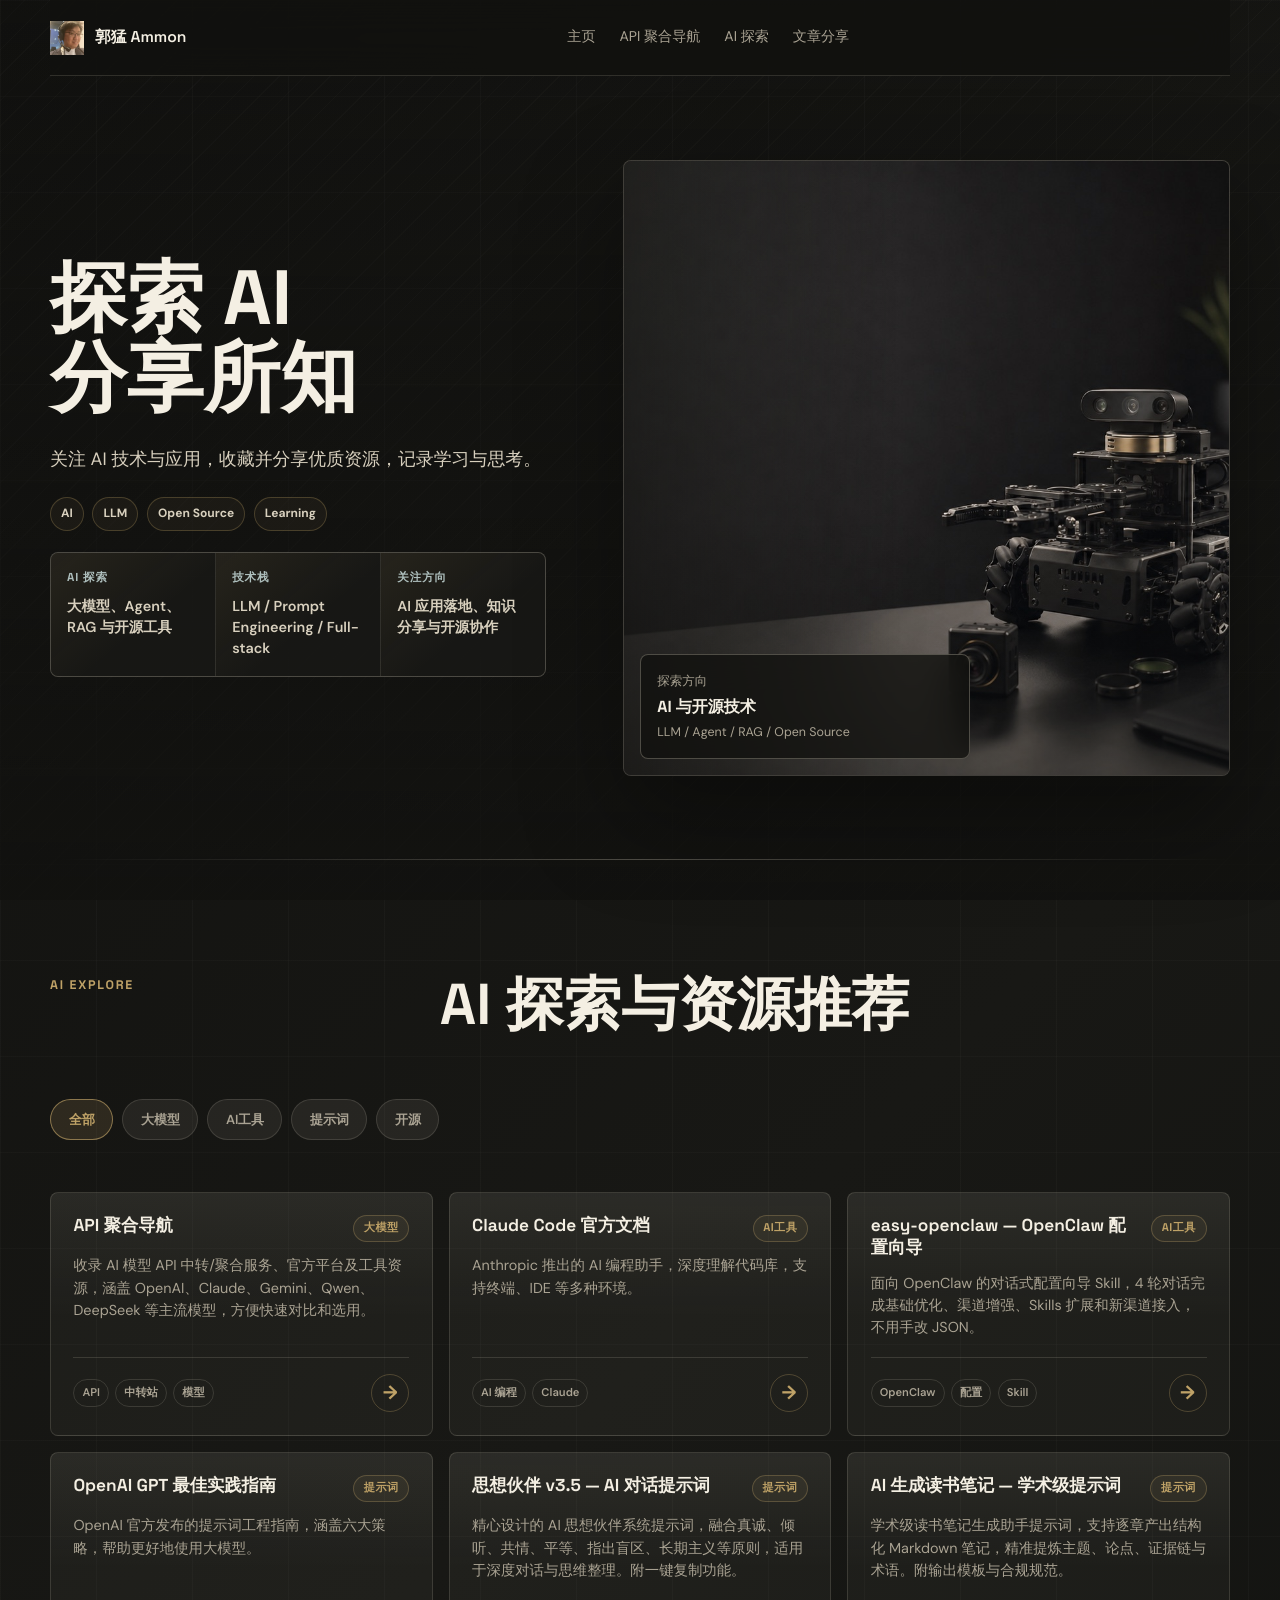
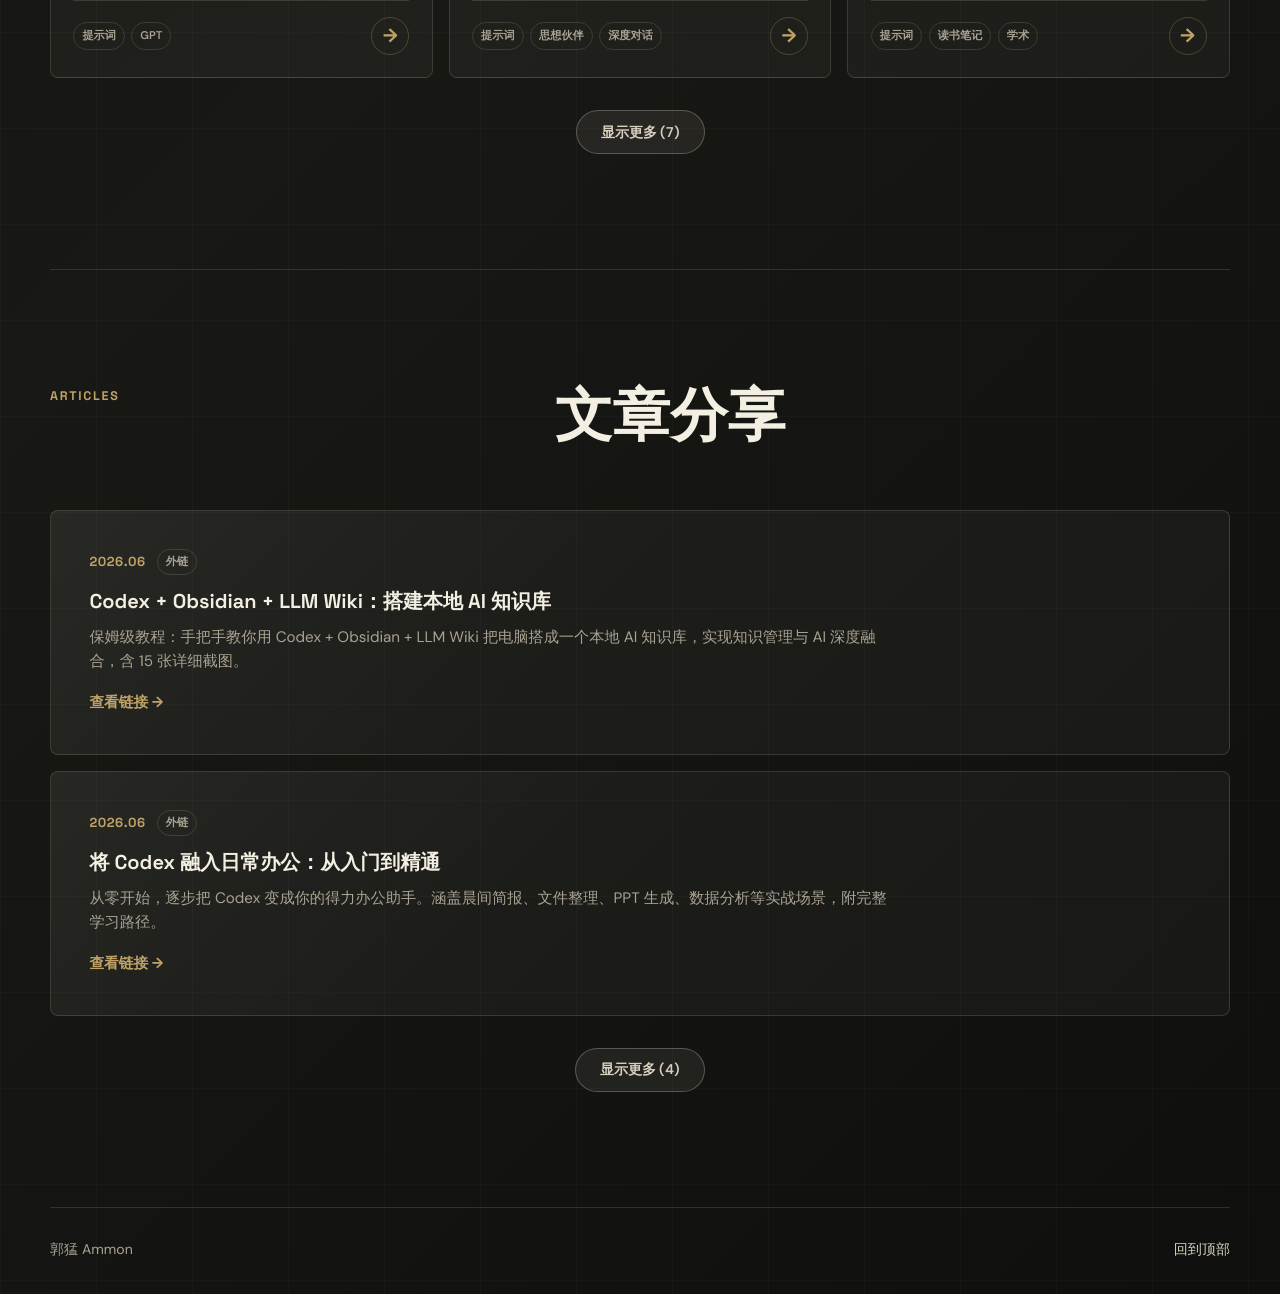
<file: docs/index.html>
<!DOCTYPE html>
<html lang="zh-CN">

<head>
    <meta charset="UTF-8">
    <meta name="viewport" content="width=device-width, initial-scale=1.0">
    <title>个人主页 | AI 探索与文章分享</title>
    <meta name="description" content="个人主页，分享 AI 探索与文章。">
    <meta name="robots" content="index,follow">
    <link rel="icon" id="favicon" type="image/svg+xml" href="assets/avatar.svg">
    <link rel="preconnect" href="https://fonts.googleapis.com">
    <link rel="preconnect" href="https://fonts.gstatic.com" crossorigin>
    <link
        href="https://fonts.googleapis.com/css2?family=DM+Sans:wght@400;500;700&family=Space+Grotesk:wght@500;600;700&display=swap"
        rel="stylesheet">
    <link rel="stylesheet" href="css/custom.css">
</head>

<body>
    <span id="top" class="top-anchor" aria-hidden="true"></span>
    <div class="page-shell">
        <header class="site-header">
            <a class="brand" href="#top" aria-label="回到顶部">
                <img src="assets/avatar.jpg" alt="郭猛 Ammon" class="brand-avatar" width="34" height="34">
                <span data-i18n="brandName">郭猛 Ammon</span>
            </a>

            <nav class="desktop-nav" aria-label="主导航">
                <a href="#top" data-i18n="navHome">主页</a>
                <a href="api-hub.html" data-i18n="navAPI">API 聚合导航</a>
                <a href="#ai-explore" data-i18n="navAI">AI 探索</a>
                <a href="#articles" data-i18n="navArticles">文章分享</a>
            </nav>

            <div class="header-actions">
                <button class="menu-toggle" type="button" data-menu-toggle aria-label="打开菜单" aria-controls="mobile-menu"
                    aria-expanded="false">
                    <span></span>
                    <span></span>
                </button>
            </div>
        </header>

        <div class="mobile-menu" id="mobile-menu" data-mobile-menu>
            <a href="#top" data-i18n="navHome">主页</a>
            <a href="api-hub.html" data-i18n="navAPI">API 聚合导航</a>
            <a href="#ai-explore" data-i18n="navAI">AI 探索</a>
            <a href="#articles" data-i18n="navArticles">文章分享</a>
        </div>

        <main>
            <!-- Hero 抬头式自我介绍 -->
            <section class="hero section" aria-labelledby="hero-title">
                <div class="hero-copy reveal">
                    <h1 id="hero-title" data-i18n-lines="heroTitle">
                        <span>探索 AI</span>
                        <span>分享所知</span>
                    </h1>
                    <p class="hero-summary" data-i18n="heroSummary">
                        关注 AI 技术与应用，收藏并分享优质资源，记录学习与思考。
                    </p>
                    <div class="hero-tags" data-list="heroTags"></div>
                    <div class="hero-brief" aria-label="Profile highlights">
                        <div>
                            <span data-i18n="briefLabel1">AI 探索</span>
                            <strong data-i18n="briefValue1">大模型、Agent、RAG 与开源工具</strong>
                        </div>
                        <div>
                            <span data-i18n="briefLabel2">技术栈</span>
                            <strong data-i18n="briefValue2">LLM / Prompt Engineering / Full-stack</strong>
                        </div>
                        <div>
                            <span data-i18n="briefLabel3">关注方向</span>
                            <strong data-i18n="briefValue3">AI 应用落地、知识分享与开源协作</strong>
                        </div>
                    </div>
                </div>

                <div class="hero-visual reveal" aria-label="Hero visual">
                    <img src="assets/portfolio-hero.jpg" alt="Hero visual" class="hero-image" width="1672" height="941">
                    <div class="signal-panel">
                        <span data-i18n="signalRole">探索方向</span>
                        <strong data-i18n="signalTitle">AI 与开源技术</strong>
                        <small data-i18n="signalStack">LLM / Agent / RAG / Open Source</small>
                    </div>
                </div>
            </section>

            <!-- AI 探索 - 资源推荐 -->
            <section class="section ai-explore" id="ai-explore" aria-labelledby="ai-title">
                <div class="section-heading reveal">
                    <p data-i18n="aiKicker">AI Explore</p>
                    <h2 id="ai-title" data-i18n="aiTitle">AI 探索与资源推荐</h2>
                </div>

                <!-- 分类筛选标签 -->
                <div class="filter-tabs reveal" data-filter-tabs></div>

                <!-- 资源卡片列表 -->
                <div class="resource-grid" data-resources></div>
                <div class="show-more-wrap" data-show-more-wrap>
                    <button class="show-more-btn" data-show-more data-i18n="showMore">显示更多</button>
                </div>
            </section>

            <!-- 文章分享 -->
            <section class="section articles" id="articles" aria-labelledby="articles-title">
                <div class="section-heading reveal">
                    <p data-i18n="articlesKicker">Articles</p>
                    <h2 id="articles-title" data-i18n="articlesTitle">文章分享</h2>
                </div>

                <div class="article-list" data-articles></div>
                <div class="show-more-wrap" data-articles-show-more-wrap>
                    <button class="show-more-btn" data-articles-show-more data-i18n="showMore">显示更多</button>
                </div>
            </section>
        </main>

        <footer class="site-footer section">
            <span data-i18n="footerName">个人主页</span>
            <a href="#top" data-i18n="footerTop">回到顶部</a>
        </footer>
    </div>

    <script>history.scrollRestoration = 'manual';</script>
    <script src="js/main.js"></script>
</body>

</html>
</file>
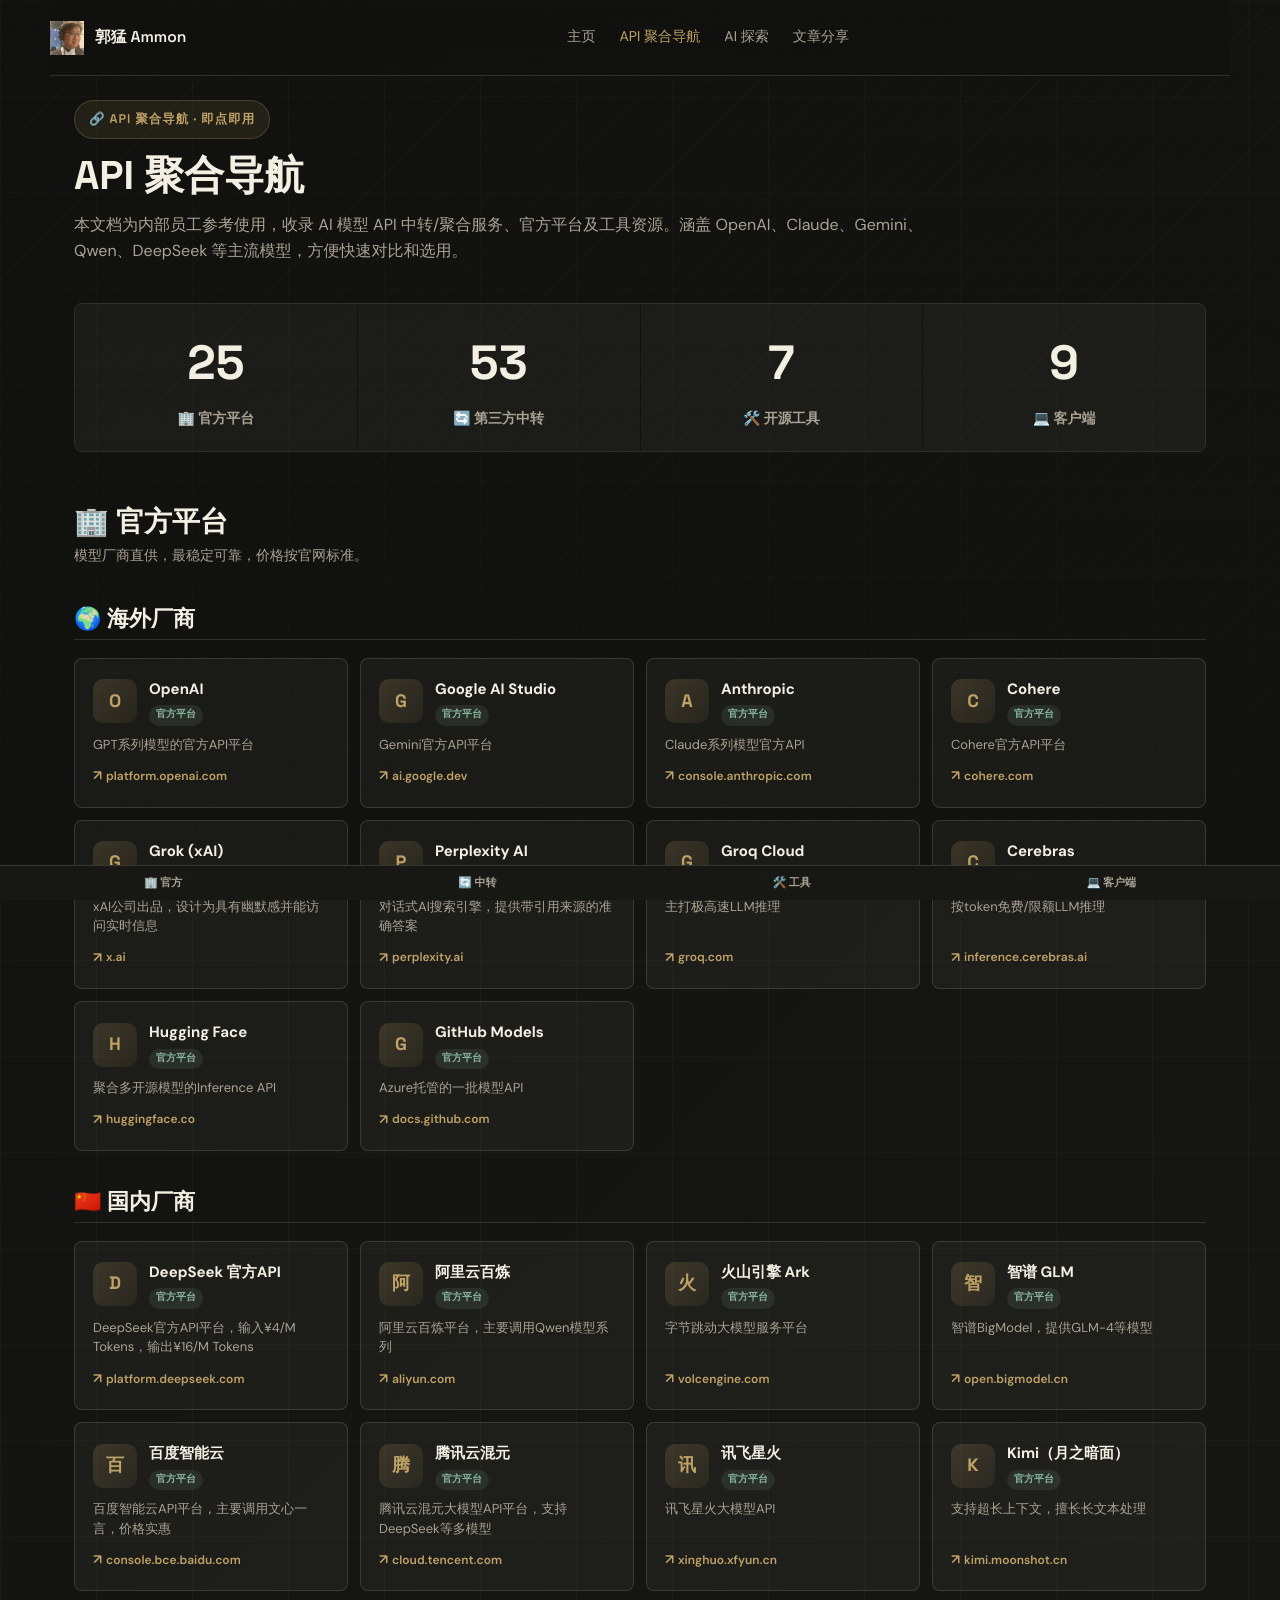
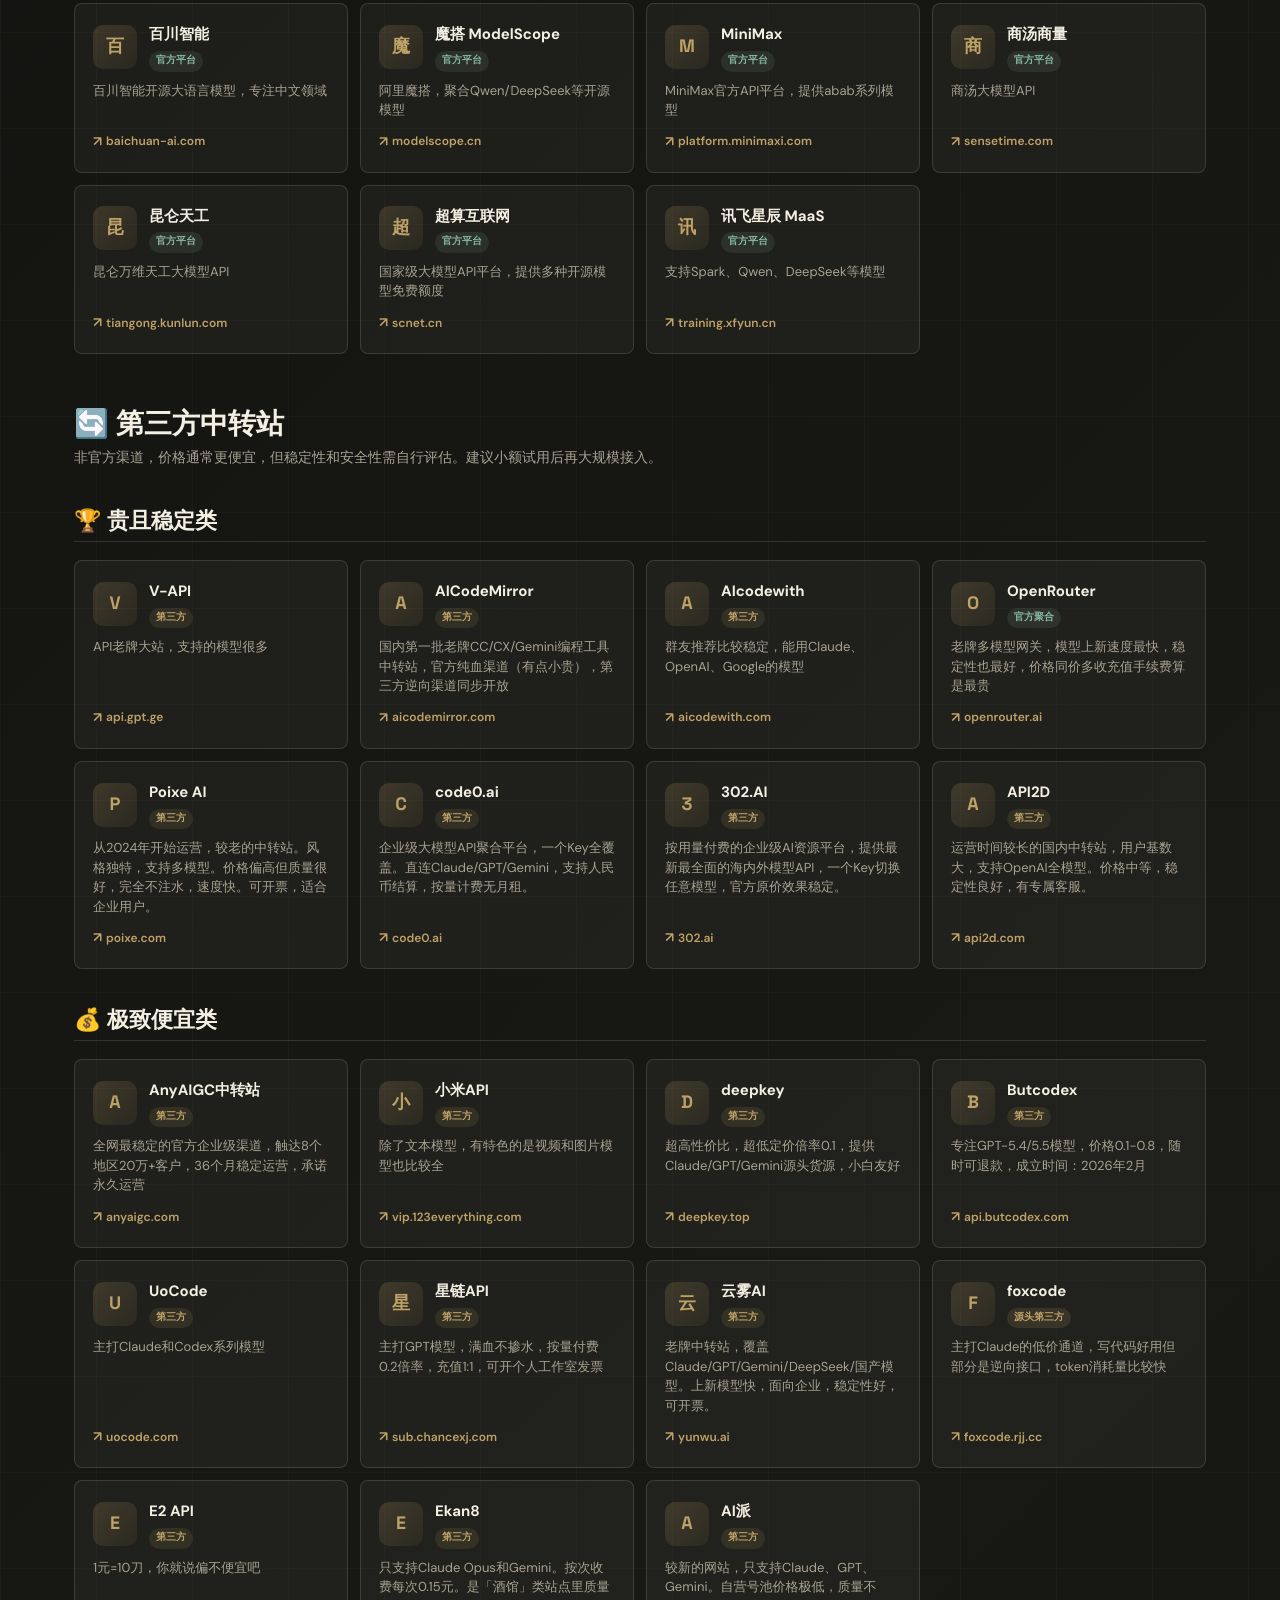
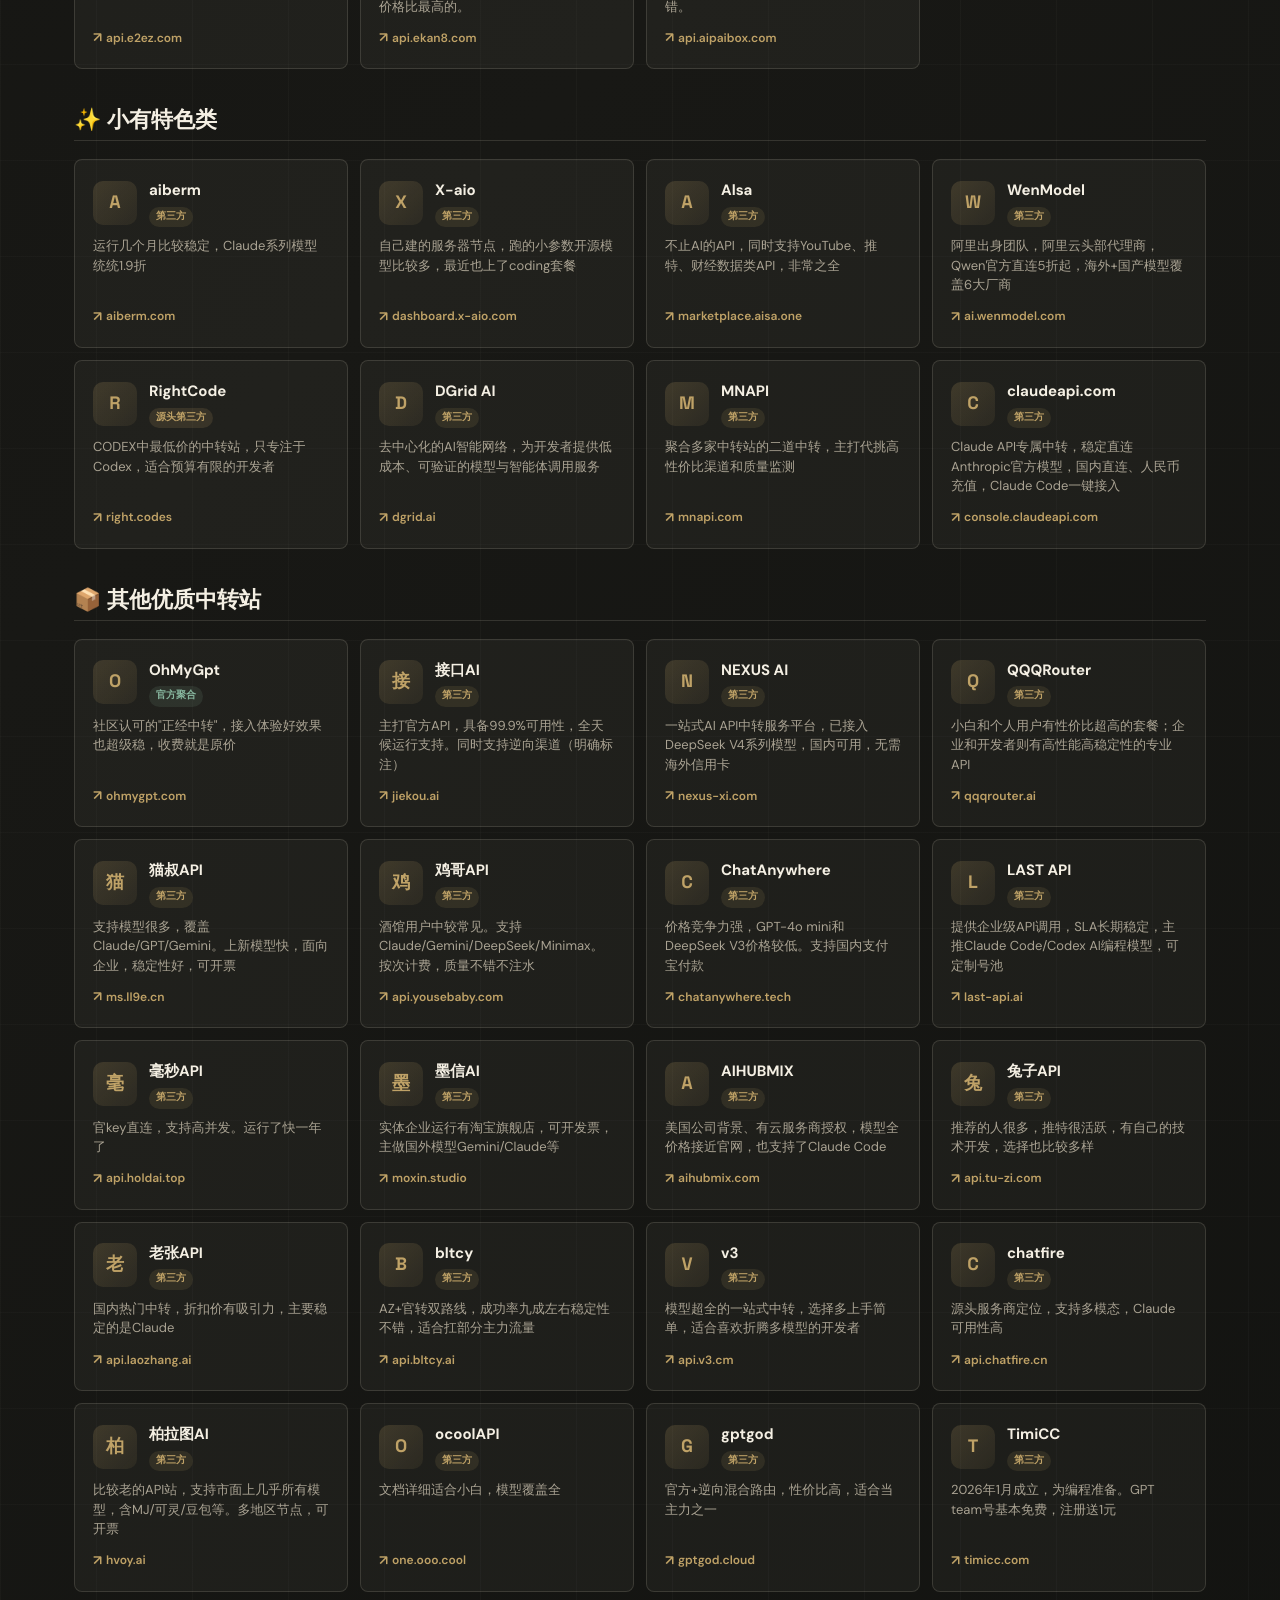
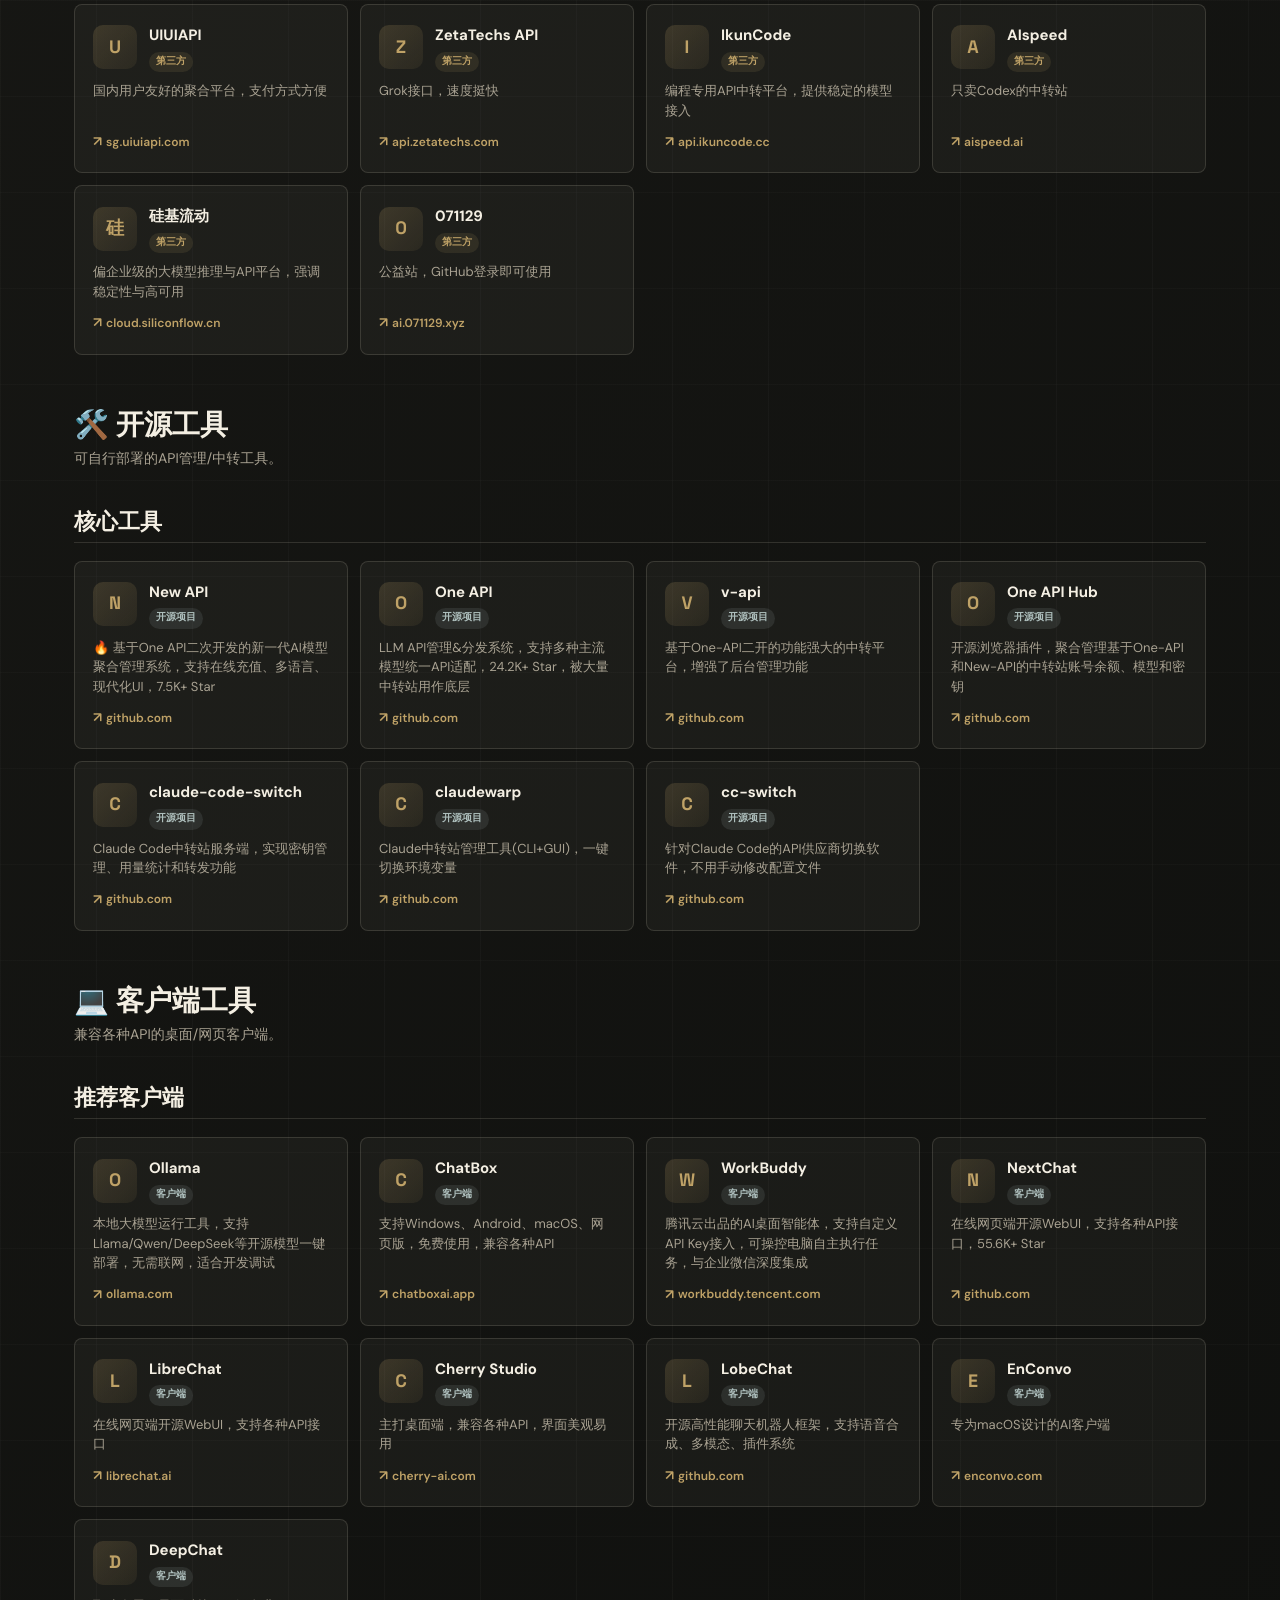
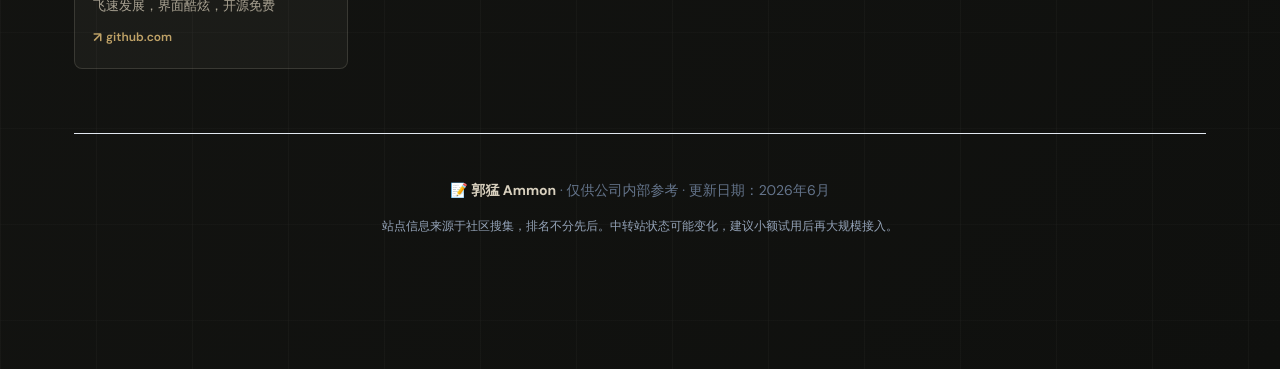
<file: docs/api-hub.html>
<!DOCTYPE html>
<html lang="zh-CN">
<head>
<meta charset="UTF-8">
<meta name="viewport" content="width=device-width, initial-scale=1.0">
<title>API 聚合导航</title>
<meta name="description" content="收录 AI 模型 API 中转/聚合服务、官方平台及工具资源，涵盖 OpenAI、Claude、Gemini 等主流模型。">
<link rel="stylesheet" href="css/custom.css">
<style>
    @import url('https://fonts.googleapis.com/css2?family=Space+Grotesk:wght@500;600;700&family=DM+Sans:wght@400;500;700&display=swap');
    :root {
      --bg: #11110f;
      --bg-soft: #181815;
      --surface: rgba(244,239,226,0.07);
      --line: rgba(229,221,202,0.15);
      --line-strong: rgba(229,221,202,0.28);
      --text: #f4efe3;
      --muted: #aaa393;
      --soft: #d8d0be;
      --accent: #bfa267;
      --accent-blue: #aebfbd;
      --accent-green: #88b79f;
      --ink: #171713;
      --radius: 8px;
    }
    * { box-sizing: border-box; }
    body {
      margin: 0;
      font-family: 'DM Sans','Space Grotesk',-apple-system,sans-serif;
      background: linear-gradient(90deg, rgba(244,239,226,0.026) 1px, transparent 1px) 0 0/96px 96px,
                  linear-gradient(180deg, rgba(244,239,226,0.018) 1px, transparent 1px) 0 0/96px 96px,
                  linear-gradient(135deg, #11110f 0%, #181815 48%, #0f100e 100%);
      color: var(--text);
      min-height: 100vh;
      -webkit-font-smoothing: antialiased;
    }
    body::before {
      content: ""; position: fixed; inset: 0; pointer-events: none; z-index: -1;
      background: linear-gradient(180deg, rgba(17,17,15,0.1), rgba(17,17,15,0.8)),
                  repeating-linear-gradient(135deg, transparent 0 17px, rgba(244,239,226,0.018) 17px 18px);
    }
    a { color: inherit; text-decoration: none; }
    .page { max-width: 1180px; margin: 0 auto; padding: 24px 24px 64px; }
    .page > header { display: flex; flex-direction: column; gap: 16px; margin-bottom: 40px; }
    .eyebrow {
      display: inline-flex; align-items: center; gap: 8px;
      background: rgba(191,162,103,0.1); color: var(--accent); border: 1px solid rgba(191,162,103,0.25);
      padding: 8px 14px; border-radius: 999px; font-weight: 600; width: fit-content;
      font-family: 'Space Grotesk',sans-serif; font-size: 0.78rem; letter-spacing: 0.08em; text-transform: uppercase;
    }
    h1 { font-family: 'Space Grotesk',sans-serif; font-size: clamp(28px,4vw,40px); margin: 0; font-weight: 700; }
    .lead { margin: 0; color: var(--muted); max-width: 900px; line-height: 1.6; font-size: 16px; }
    .stats-row { display: flex; flex-wrap: wrap; gap: 1px; margin-bottom: 36px; border: 1px solid var(--line); border-radius: var(--radius); overflow: hidden; }
    .stat-card {
      flex: 1; min-width: 160px; padding: 20px 24px; text-decoration: none;
      background: rgba(244,239,226,0.045); text-align: center;
      transition: .2s; cursor: pointer; color: inherit; display: block;
    }
    .stat-card:hover { background: rgba(191,162,103,0.1); }
    .stat-num { font-family: 'Space Grotesk',sans-serif; font-size: clamp(32px,5vw,48px); font-weight: 700; color: var(--text); }
    .stat-label { color: var(--muted); font-size: 14px; font-weight: 600; margin-top: 4px; }
    .side-nav {
      position: fixed; left: 20px; top: 50%; transform: translateY(-50%); z-index: 100;
      background: rgba(24,24,21,0.95); border: 1px solid var(--line-strong); border-radius: 16px;
      padding: 12px; display: flex; flex-direction: column; gap: 6px;
      backdrop-filter: blur(18px); -webkit-backdrop-filter: blur(18px);
    }
    .side-nav a {
      text-decoration: none; color: var(--muted); padding: 8px 10px; border-radius: 10px;
      font-size: 13px; font-weight: 600; transition: .15s; white-space: nowrap;
    }
    .side-nav a:hover, .side-nav a.active { background: var(--surface); color: var(--text); }
    .mobile-nav { display: none; position: fixed; bottom: 0; left: 0; right: 0; z-index: 100;
      background: rgba(24,24,21,0.98); border-top: 1px solid var(--line); backdrop-filter: blur(18px); }
    .mobile-nav-inner { display: flex; justify-content: space-around; padding: 8px 6px calc(8px + env(safe-area-inset-bottom)); }
    .mobile-nav a { text-decoration: none; color: var(--muted); font-size: 11px; text-align: center; font-weight: 600; }
    section { margin-top: 56px; }
    .section-title {
      margin: 0 0 8px 0; font-family: 'Space Grotesk',sans-serif;
      font-size: clamp(22px,3vw,28px); display: flex; align-items: center; gap: 10px; color: var(--text);
    }
    .section-desc { color: var(--muted); font-size: 14px; margin: 0 0 24px 0; }
    .sub-title {
      margin: 40px 0 18px 0; font-family: 'Space Grotesk',sans-serif;
      font-size: clamp(18px,2.5vw,22px); color: var(--text);
      padding-bottom: 8px; border-bottom: 1px solid var(--line);
    }
    .grid { display: grid; grid-template-columns: repeat(auto-fill, minmax(260px, 1fr)); gap: 12px; }
    .card {
      display: flex; flex-direction: column; gap: 10px; padding: 18px;
      background: rgba(244,239,226,0.04); border-radius: var(--radius);
      border: 1px solid var(--line); text-decoration: none; color: inherit;
      transition: .2s; position: relative; overflow: hidden;
    }
    .card:hover {
      transform: translateY(-3px); border-color: rgba(191,162,103,0.4);
      background: rgba(244,239,226,0.08);
    }
    .card-header { display: flex; align-items: center; gap: 12px; }
    .card-logo {
      width: 44px; height: 44px; border-radius: 10px; flex-shrink: 0;
      background: linear-gradient(135deg, rgba(191,162,103,0.2), rgba(191,162,103,0.08));
      display: grid; place-items: center; font-weight: 700;
      font-family: 'Space Grotesk',sans-serif; font-size: 18px; color: var(--accent);
    }
    .card-title { display: flex; flex-direction: column; gap: 4px; min-width: 0; }
    .card-name { font-weight: 700; font-size: 15px; margin: 0; white-space: nowrap; overflow: hidden; text-overflow: ellipsis; color: var(--text); }
    .card-tag {
      display: inline-flex; font-size: 10px; padding: 2px 7px; border-radius: 999px;
      background: rgba(191,162,103,0.12); color: var(--accent); font-weight: 600; width: fit-content;
    }
    .card-tag.official { background: rgba(136,183,159,0.12); color: var(--accent-green); }
    .card-tag.tool { background: rgba(174,191,189,0.12); color: var(--accent-blue); }
    .card-tag.source { background: rgba(191,162,103,0.15); color: var(--accent); }
    .card-desc { margin: 0; color: var(--muted); line-height: 1.5; font-size: 13px; }
    .card-link { display: inline-flex; align-items: center; gap: 4px; margin-top: auto; font-size: 12px; color: var(--accent); font-weight: 600; }
    .card-link-icon { font-size: 14px; }
    @media (max-width: 1280px) { .side-nav { display: none; } .mobile-nav { display: block; } .page { padding-bottom: 88px; } }
    @media (max-width: 720px) { .stats-row { flex-direction: column; } .grid { grid-template-columns: 1fr; } }
    @media (max-width: 640px) { .page { padding: 36px 18px 96px; } }
    .back-top {
      position: fixed; right: 24px; bottom: 80px; z-index: 99;
      width: 44px; height: 44px; border-radius: 50%; border: 1px solid var(--line-strong);
      background: rgba(24,24,21,0.9); cursor: pointer; font-size: 20px;
      display: none; align-items: center; justify-content: center; color: var(--text);
      backdrop-filter: blur(12px); transition: .2s;
    }
    .back-top:hover { transform: translateY(-2px); border-color: var(--accent); background: rgba(191,162,103,0.15); }
    .back-top.show { display: flex; }
    footer { color: var(--muted); }
    footer strong { color: var(--soft); }

</style>
</head>
<body>

<!-- ===== 主导航栏 ===== -->
<header class="site-header" style="z-index:200;">
    <a class="brand" href="index.html" aria-label="回到主页">
        <img src="assets/avatar.jpg" alt="郭猛 Ammon" class="brand-avatar" width="34" height="34">
        <span>郭猛 Ammon</span>
    </a>
    <nav class="desktop-nav" aria-label="主导航">
        <a href="index.html">主页</a>
        <a href="api-hub.html" style="color:var(--accent);">API 聚合导航</a>
        <a href="index.html#ai-explore">AI 探索</a>
        <a href="index.html#articles">文章分享</a>
    </nav>
    <div class="header-actions">
        <button class="menu-toggle" type="button" data-menu-toggle aria-label="打开菜单" aria-controls="mobile-menu" aria-expanded="false">
            <span></span>
            <span></span>
        </button>
    </div>
</header>

<div class="mobile-menu" id="mobile-menu" data-mobile-menu>
    <a href="index.html">主页</a>
    <a href="api-hub.html" style="color:var(--accent);">API 聚合导航</a>
    <a href="index.html#ai-explore">AI 探索</a>
    <a href="index.html#articles">文章分享</a>
</div>


<!-- ===== 页面内导航 ===== -->
<nav class="side-nav" id="sideNav">
  <a href="#official">🏢 官方平台</a>
  <a href="#relay">🔄 第三方中转</a>
  <a href="#tools">🛠️ 开源工具</a>
  <a href="#clients">💻 客户端</a>
</nav>

<nav class="mobile-nav">
  <div class="mobile-nav-inner">
    <a href="#official">🏢 官方</a>
    <a href="#relay">🔄 中转</a>
    <a href="#tools">🛠️ 工具</a>
    <a href="#clients">💻 客户端</a>
  </div>
</nav>

<button class="back-top" id="backTop" onclick="window.scrollTo({top:0,behavior:'smooth'})" title="回到顶部">⬆</button>

<div class="page">
  <header>
    <span class="eyebrow">🔗 API 聚合导航 · 即点即用</span>
    <h1>API 聚合导航</h1>
    <p class="lead">本文档为内部员工参考使用，收录 AI 模型 API 中转/聚合服务、官方平台及工具资源。涵盖 OpenAI、Claude、Gemini、Qwen、DeepSeek 等主流模型，方便快速对比和选用。</p>
  </header>

  <div class="stats-row">
    <a class="stat-card" href="#official"><div class="stat-num" id="countOfficial">-</div><div class="stat-label">🏢 官方平台</div></a>
    <a class="stat-card" href="#relay"><div class="stat-num" id="countRelay">-</div><div class="stat-label">🔄 第三方中转</div></a>
    <a class="stat-card" href="#tools"><div class="stat-num" id="countTools">-</div><div class="stat-label">🛠️ 开源工具</div></a>
    <a class="stat-card" href="#clients"><div class="stat-num" id="countClients">-</div><div class="stat-label">💻 客户端</div></a>
  </div>
  <section id="official">
    <h2 class="section-title">🏢 官方平台</h2>
    <p class="section-desc">模型厂商直供，最稳定可靠，价格按官网标准。</p>
    <h3 class="sub-title">🌍 海外厂商</h3>
    <div class="grid">
      <a class="card" href="https://platform.openai.com" target="_blank" rel="noopener noreferrer">
        <div class="card-header">
          <div class="card-logo">O</div>
          <div class="card-title">
            <p class="card-name">OpenAI</p>
            <span class="card-tag official">官方平台</span>
          </div>
        </div>
        <p class="card-desc">GPT系列模型的官方API平台</p>
        <span class="card-link"><span class="card-link-icon">↗</span> platform.openai.com</span>
      </a>
      <a class="card" href="https://ai.google.dev" target="_blank" rel="noopener noreferrer">
        <div class="card-header">
          <div class="card-logo">G</div>
          <div class="card-title">
            <p class="card-name">Google AI Studio</p>
            <span class="card-tag official">官方平台</span>
          </div>
        </div>
        <p class="card-desc">Gemini官方API平台</p>
        <span class="card-link"><span class="card-link-icon">↗</span> ai.google.dev</span>
      </a>
      <a class="card" href="https://console.anthropic.com" target="_blank" rel="noopener noreferrer">
        <div class="card-header">
          <div class="card-logo">A</div>
          <div class="card-title">
            <p class="card-name">Anthropic</p>
            <span class="card-tag official">官方平台</span>
          </div>
        </div>
        <p class="card-desc">Claude系列模型官方API</p>
        <span class="card-link"><span class="card-link-icon">↗</span> console.anthropic.com</span>
      </a>
      <a class="card" href="https://cohere.com" target="_blank" rel="noopener noreferrer">
        <div class="card-header">
          <div class="card-logo">C</div>
          <div class="card-title">
            <p class="card-name">Cohere</p>
            <span class="card-tag official">官方平台</span>
          </div>
        </div>
        <p class="card-desc">Cohere官方API平台</p>
        <span class="card-link"><span class="card-link-icon">↗</span> cohere.com</span>
      </a>
      <a class="card" href="https://x.ai" target="_blank" rel="noopener noreferrer">
        <div class="card-header">
          <div class="card-logo">G</div>
          <div class="card-title">
            <p class="card-name">Grok (xAI)</p>
            <span class="card-tag official">官方平台</span>
          </div>
        </div>
        <p class="card-desc">xAI公司出品，设计为具有幽默感并能访问实时信息</p>
        <span class="card-link"><span class="card-link-icon">↗</span> x.ai</span>
      </a>
      <a class="card" href="https://www.perplexity.ai" target="_blank" rel="noopener noreferrer">
        <div class="card-header">
          <div class="card-logo">P</div>
          <div class="card-title">
            <p class="card-name">Perplexity AI</p>
            <span class="card-tag official">官方平台</span>
          </div>
        </div>
        <p class="card-desc">对话式AI搜索引擎，提供带引用来源的准确答案</p>
        <span class="card-link"><span class="card-link-icon">↗</span> perplexity.ai</span>
      </a>
      <a class="card" href="https://groq.com/groqcloud" target="_blank" rel="noopener noreferrer">
        <div class="card-header">
          <div class="card-logo">G</div>
          <div class="card-title">
            <p class="card-name">Groq Cloud</p>
            <span class="card-tag official">官方平台</span>
          </div>
        </div>
        <p class="card-desc">主打极高速LLM推理</p>
        <span class="card-link"><span class="card-link-icon">↗</span> groq.com</span>
      </a>
      <a class="card" href="https://inference.cerebras.ai" target="_blank" rel="noopener noreferrer">
        <div class="card-header">
          <div class="card-logo">C</div>
          <div class="card-title">
            <p class="card-name">Cerebras</p>
            <span class="card-tag official">官方平台</span>
          </div>
        </div>
        <p class="card-desc">按token免费/限额LLM推理</p>
        <span class="card-link"><span class="card-link-icon">↗</span> inference.cerebras.ai</span>
      </a>
      <a class="card" href="https://huggingface.co/inference-api" target="_blank" rel="noopener noreferrer">
        <div class="card-header">
          <div class="card-logo">H</div>
          <div class="card-title">
            <p class="card-name">Hugging Face</p>
            <span class="card-tag official">官方平台</span>
          </div>
        </div>
        <p class="card-desc">聚合多开源模型的Inference API</p>
        <span class="card-link"><span class="card-link-icon">↗</span> huggingface.co</span>
      </a>
      <a class="card" href="https://docs.github.com/github-models" target="_blank" rel="noopener noreferrer">
        <div class="card-header">
          <div class="card-logo">G</div>
          <div class="card-title">
            <p class="card-name">GitHub Models</p>
            <span class="card-tag official">官方平台</span>
          </div>
        </div>
        <p class="card-desc">Azure托管的一批模型API</p>
        <span class="card-link"><span class="card-link-icon">↗</span> docs.github.com</span>
      </a>
    </div>
    <h3 class="sub-title">🇨🇳 国内厂商</h3>
    <div class="grid">
      <a class="card" href="https://platform.deepseek.com" target="_blank" rel="noopener noreferrer">
        <div class="card-header">
          <div class="card-logo">D</div>
          <div class="card-title">
            <p class="card-name">DeepSeek 官方API</p>
            <span class="card-tag official">官方平台</span>
          </div>
        </div>
        <p class="card-desc">DeepSeek官方API平台，输入¥4/M Tokens，输出¥16/M Tokens</p>
        <span class="card-link"><span class="card-link-icon">↗</span> platform.deepseek.com</span>
      </a>
      <a class="card" href="https://www.aliyun.com/product/bailian" target="_blank" rel="noopener noreferrer">
        <div class="card-header">
          <div class="card-logo">阿</div>
          <div class="card-title">
            <p class="card-name">阿里云百炼</p>
            <span class="card-tag official">官方平台</span>
          </div>
        </div>
        <p class="card-desc">阿里云百炼平台，主要调用Qwen模型系列</p>
        <span class="card-link"><span class="card-link-icon">↗</span> aliyun.com</span>
      </a>
      <a class="card" href="https://www.volcengine.com/product/ark" target="_blank" rel="noopener noreferrer">
        <div class="card-header">
          <div class="card-logo">火</div>
          <div class="card-title">
            <p class="card-name">火山引擎 Ark</p>
            <span class="card-tag official">官方平台</span>
          </div>
        </div>
        <p class="card-desc">字节跳动大模型服务平台</p>
        <span class="card-link"><span class="card-link-icon">↗</span> volcengine.com</span>
      </a>
      <a class="card" href="https://open.bigmodel.cn" target="_blank" rel="noopener noreferrer">
        <div class="card-header">
          <div class="card-logo">智</div>
          <div class="card-title">
            <p class="card-name">智谱 GLM</p>
            <span class="card-tag official">官方平台</span>
          </div>
        </div>
        <p class="card-desc">智谱BigModel，提供GLM-4等模型</p>
        <span class="card-link"><span class="card-link-icon">↗</span> open.bigmodel.cn</span>
      </a>
      <a class="card" href="https://console.bce.baidu.com" target="_blank" rel="noopener noreferrer">
        <div class="card-header">
          <div class="card-logo">百</div>
          <div class="card-title">
            <p class="card-name">百度智能云</p>
            <span class="card-tag official">官方平台</span>
          </div>
        </div>
        <p class="card-desc">百度智能云API平台，主要调用文心一言，价格实惠</p>
        <span class="card-link"><span class="card-link-icon">↗</span> console.bce.baidu.com</span>
      </a>
      <a class="card" href="https://cloud.tencent.com/product/hunyuan" target="_blank" rel="noopener noreferrer">
        <div class="card-header">
          <div class="card-logo">腾</div>
          <div class="card-title">
            <p class="card-name">腾讯云混元</p>
            <span class="card-tag official">官方平台</span>
          </div>
        </div>
        <p class="card-desc">腾讯云混元大模型API平台，支持DeepSeek等多模型</p>
        <span class="card-link"><span class="card-link-icon">↗</span> cloud.tencent.com</span>
      </a>
      <a class="card" href="https://xinghuo.xfyun.cn" target="_blank" rel="noopener noreferrer">
        <div class="card-header">
          <div class="card-logo">讯</div>
          <div class="card-title">
            <p class="card-name">讯飞星火</p>
            <span class="card-tag official">官方平台</span>
          </div>
        </div>
        <p class="card-desc">讯飞星火大模型API</p>
        <span class="card-link"><span class="card-link-icon">↗</span> xinghuo.xfyun.cn</span>
      </a>
      <a class="card" href="https://kimi.moonshot.cn" target="_blank" rel="noopener noreferrer">
        <div class="card-header">
          <div class="card-logo">K</div>
          <div class="card-title">
            <p class="card-name">Kimi（月之暗面）</p>
            <span class="card-tag official">官方平台</span>
          </div>
        </div>
        <p class="card-desc">支持超长上下文，擅长长文本处理</p>
        <span class="card-link"><span class="card-link-icon">↗</span> kimi.moonshot.cn</span>
      </a>
      <a class="card" href="https://www.baichuan-ai.com" target="_blank" rel="noopener noreferrer">
        <div class="card-header">
          <div class="card-logo">百</div>
          <div class="card-title">
            <p class="card-name">百川智能</p>
            <span class="card-tag official">官方平台</span>
          </div>
        </div>
        <p class="card-desc">百川智能开源大语言模型，专注中文领域</p>
        <span class="card-link"><span class="card-link-icon">↗</span> baichuan-ai.com</span>
      </a>
      <a class="card" href="https://modelscope.cn" target="_blank" rel="noopener noreferrer">
        <div class="card-header">
          <div class="card-logo">魔</div>
          <div class="card-title">
            <p class="card-name">魔搭 ModelScope</p>
            <span class="card-tag official">官方平台</span>
          </div>
        </div>
        <p class="card-desc">阿里魔搭，聚合Qwen/DeepSeek等开源模型</p>
        <span class="card-link"><span class="card-link-icon">↗</span> modelscope.cn</span>
      </a>
      <a class="card" href="https://platform.minimaxi.com" target="_blank" rel="noopener noreferrer">
        <div class="card-header">
          <div class="card-logo">M</div>
          <div class="card-title">
            <p class="card-name">MiniMax</p>
            <span class="card-tag official">官方平台</span>
          </div>
        </div>
        <p class="card-desc">MiniMax官方API平台，提供abab系列模型</p>
        <span class="card-link"><span class="card-link-icon">↗</span> platform.minimaxi.com</span>
      </a>
      <a class="card" href="https://techday.sensetime.com" target="_blank" rel="noopener noreferrer">
        <div class="card-header">
          <div class="card-logo">商</div>
          <div class="card-title">
            <p class="card-name">商汤商量</p>
            <span class="card-tag official">官方平台</span>
          </div>
        </div>
        <p class="card-desc">商汤大模型API</p>
        <span class="card-link"><span class="card-link-icon">↗</span> sensetime.com</span>
      </a>
      <a class="card" href="https://tiangong.kunlun.com" target="_blank" rel="noopener noreferrer">
        <div class="card-header">
          <div class="card-logo">昆</div>
          <div class="card-title">
            <p class="card-name">昆仑天工</p>
            <span class="card-tag official">官方平台</span>
          </div>
        </div>
        <p class="card-desc">昆仑万维天工大模型API</p>
        <span class="card-link"><span class="card-link-icon">↗</span> tiangong.kunlun.com</span>
      </a>
      <a class="card" href="https://www.scnet.cn" target="_blank" rel="noopener noreferrer">
        <div class="card-header">
          <div class="card-logo">超</div>
          <div class="card-title">
            <p class="card-name">超算互联网</p>
            <span class="card-tag official">官方平台</span>
          </div>
        </div>
        <p class="card-desc">国家级大模型API平台，提供多种开源模型免费额度</p>
        <span class="card-link"><span class="card-link-icon">↗</span> scnet.cn</span>
      </a>
      <a class="card" href="https://training.xfyun.cn" target="_blank" rel="noopener noreferrer">
        <div class="card-header">
          <div class="card-logo">讯</div>
          <div class="card-title">
            <p class="card-name">讯飞星辰 MaaS</p>
            <span class="card-tag official">官方平台</span>
          </div>
        </div>
        <p class="card-desc">支持Spark、Qwen、DeepSeek等模型</p>
        <span class="card-link"><span class="card-link-icon">↗</span> training.xfyun.cn</span>
      </a>
    </div>
  </section>
  <section id="relay">
    <h2 class="section-title">🔄 第三方中转站</h2>
    <p class="section-desc">非官方渠道，价格通常更便宜，但稳定性和安全性需自行评估。建议小额试用后再大规模接入。</p>
    <h3 class="sub-title">🏆 贵且稳定类</h3>
    <div class="grid">
      <a class="card" href="https://api.gpt.ge" target="_blank" rel="noopener noreferrer">
        <div class="card-header">
          <div class="card-logo">V</div>
          <div class="card-title">
            <p class="card-name">V-API</p>
            <span class="card-tag">第三方</span>
          </div>
        </div>
        <p class="card-desc">API老牌大站，支持的模型很多</p>
        <span class="card-link"><span class="card-link-icon">↗</span> api.gpt.ge</span>
      </a>
      <a class="card" href="https://www.aicodemirror.com" target="_blank" rel="noopener noreferrer">
        <div class="card-header">
          <div class="card-logo">A</div>
          <div class="card-title">
            <p class="card-name">AICodeMirror</p>
            <span class="card-tag">第三方</span>
          </div>
        </div>
        <p class="card-desc">国内第一批老牌CC/CX/Gemini编程工具中转站，官方纯血渠道（有点小贵），第三方逆向渠道同步开放</p>
        <span class="card-link"><span class="card-link-icon">↗</span> aicodemirror.com</span>
      </a>
      <a class="card" href="https://aicodewith.com" target="_blank" rel="noopener noreferrer">
        <div class="card-header">
          <div class="card-logo">A</div>
          <div class="card-title">
            <p class="card-name">AIcodewith</p>
            <span class="card-tag">第三方</span>
          </div>
        </div>
        <p class="card-desc">群友推荐比较稳定，能用Claude、OpenAI、Google的模型</p>
        <span class="card-link"><span class="card-link-icon">↗</span> aicodewith.com</span>
      </a>
      <a class="card" href="https://openrouter.ai" target="_blank" rel="noopener noreferrer">
        <div class="card-header">
          <div class="card-logo">O</div>
          <div class="card-title">
            <p class="card-name">OpenRouter</p>
            <span class="card-tag official">官方聚合</span>
          </div>
        </div>
        <p class="card-desc">老牌多模型网关，模型上新速度最快，稳定性也最好，价格同价多收充值手续费算是最贵</p>
        <span class="card-link"><span class="card-link-icon">↗</span> openrouter.ai</span>
      </a>
      <a class="card" href="https://poixe.com" target="_blank" rel="noopener noreferrer">
        <div class="card-header">
          <div class="card-logo">P</div>
          <div class="card-title">
            <p class="card-name">Poixe AI</p>
            <span class="card-tag">第三方</span>
          </div>
        </div>
        <p class="card-desc">从2024年开始运营，较老的中转站。风格独特，支持多模型。价格偏高但质量很好，完全不注水，速度快。可开票，适合企业用户。</p>
        <span class="card-link"><span class="card-link-icon">↗</span> poixe.com</span>
      </a>
      <a class="card" href="https://code0.ai" target="_blank" rel="noopener noreferrer">
        <div class="card-header">
          <div class="card-logo">C</div>
          <div class="card-title">
            <p class="card-name">code0.ai</p>
            <span class="card-tag">第三方</span>
          </div>
        </div>
        <p class="card-desc">企业级大模型API聚合平台，一个Key全覆盖。直连Claude/GPT/Gemini，支持人民币结算，按量计费无月租。</p>
        <span class="card-link"><span class="card-link-icon">↗</span> code0.ai</span>
      </a>
      <a class="card" href="https://302.ai" target="_blank" rel="noopener noreferrer">
        <div class="card-header">
          <div class="card-logo">3</div>
          <div class="card-title">
            <p class="card-name">302.AI</p>
            <span class="card-tag">第三方</span>
          </div>
        </div>
        <p class="card-desc">按用量付费的企业级AI资源平台，提供最新最全面的海内外模型API，一个Key切换任意模型，官方原价效果稳定。</p>
        <span class="card-link"><span class="card-link-icon">↗</span> 302.ai</span>
      </a>
      <a class="card" href="https://api2d.com" target="_blank" rel="noopener noreferrer">
        <div class="card-header">
          <div class="card-logo">A</div>
          <div class="card-title">
            <p class="card-name">API2D</p>
            <span class="card-tag">第三方</span>
          </div>
        </div>
        <p class="card-desc">运营时间较长的国内中转站，用户基数大，支持OpenAI全模型。价格中等，稳定性良好，有专属客服。</p>
        <span class="card-link"><span class="card-link-icon">↗</span> api2d.com</span>
      </a>
    </div>
    <h3 class="sub-title">💰 极致便宜类</h3>
    <div class="grid">
      <a class="card" href="https://anyaigc.com" target="_blank" rel="noopener noreferrer">
        <div class="card-header">
          <div class="card-logo">A</div>
          <div class="card-title">
            <p class="card-name">AnyAIGC中转站</p>
            <span class="card-tag">第三方</span>
          </div>
        </div>
        <p class="card-desc">全网最稳定的官方企业级渠道，触达8个地区20万+客户，36个月稳定运营，承诺永久运营</p>
        <span class="card-link"><span class="card-link-icon">↗</span> anyaigc.com</span>
      </a>
      <a class="card" href="https://vip.123everything.com" target="_blank" rel="noopener noreferrer">
        <div class="card-header">
          <div class="card-logo">小</div>
          <div class="card-title">
            <p class="card-name">小米API</p>
            <span class="card-tag">第三方</span>
          </div>
        </div>
        <p class="card-desc">除了文本模型，有特色的是视频和图片模型也比较全</p>
        <span class="card-link"><span class="card-link-icon">↗</span> vip.123everything.com</span>
      </a>
      <a class="card" href="https://deepkey.top" target="_blank" rel="noopener noreferrer">
        <div class="card-header">
          <div class="card-logo">D</div>
          <div class="card-title">
            <p class="card-name">deepkey</p>
            <span class="card-tag">第三方</span>
          </div>
        </div>
        <p class="card-desc">超高性价比，超低定价倍率0.1，提供Claude/GPT/Gemini源头货源，小白友好</p>
        <span class="card-link"><span class="card-link-icon">↗</span> deepkey.top</span>
      </a>
      <a class="card" href="https://api.butcodex.com" target="_blank" rel="noopener noreferrer">
        <div class="card-header">
          <div class="card-logo">B</div>
          <div class="card-title">
            <p class="card-name">Butcodex</p>
            <span class="card-tag">第三方</span>
          </div>
        </div>
        <p class="card-desc">专注GPT-5.4/5.5模型，价格0.1-0.8，随时可退款，成立时间：2026年2月</p>
        <span class="card-link"><span class="card-link-icon">↗</span> api.butcodex.com</span>
      </a>
      <a class="card" href="https://www.uocode.com" target="_blank" rel="noopener noreferrer">
        <div class="card-header">
          <div class="card-logo">U</div>
          <div class="card-title">
            <p class="card-name">UoCode</p>
            <span class="card-tag">第三方</span>
          </div>
        </div>
        <p class="card-desc">主打Claude和Codex系列模型</p>
        <span class="card-link"><span class="card-link-icon">↗</span> uocode.com</span>
      </a>
      <a class="card" href="https://sub.chancexj.com" target="_blank" rel="noopener noreferrer">
        <div class="card-header">
          <div class="card-logo">星</div>
          <div class="card-title">
            <p class="card-name">星链API</p>
            <span class="card-tag">第三方</span>
          </div>
        </div>
        <p class="card-desc">主打GPT模型，满血不掺水，按量付费0.2倍率，充值1:1，可开个人工作室发票</p>
        <span class="card-link"><span class="card-link-icon">↗</span> sub.chancexj.com</span>
      </a>
      <a class="card" href="https://yunwu.ai" target="_blank" rel="noopener noreferrer">
        <div class="card-header">
          <div class="card-logo">云</div>
          <div class="card-title">
            <p class="card-name">云雾AI</p>
            <span class="card-tag">第三方</span>
          </div>
        </div>
        <p class="card-desc">老牌中转站，覆盖Claude/GPT/Gemini/DeepSeek/国产模型。上新模型快，面向企业，稳定性好，可开票。</p>
        <span class="card-link"><span class="card-link-icon">↗</span> yunwu.ai</span>
      </a>
      <a class="card" href="https://foxcode.rjj.cc" target="_blank" rel="noopener noreferrer">
        <div class="card-header">
          <div class="card-logo">F</div>
          <div class="card-title">
            <p class="card-name">foxcode</p>
            <span class="card-tag source">源头第三方</span>
          </div>
        </div>
        <p class="card-desc">主打Claude的低价通道，写代码好用但部分是逆向接口，token消耗量比较快</p>
        <span class="card-link"><span class="card-link-icon">↗</span> foxcode.rjj.cc</span>
      </a>
      <a class="card" href="https://api.e2ez.com" target="_blank" rel="noopener noreferrer">
        <div class="card-header">
          <div class="card-logo">E</div>
          <div class="card-title">
            <p class="card-name">E2 API</p>
            <span class="card-tag">第三方</span>
          </div>
        </div>
        <p class="card-desc">1元=10刀，你就说偏不便宜吧</p>
        <span class="card-link"><span class="card-link-icon">↗</span> api.e2ez.com</span>
      </a>
      <a class="card" href="https://api.ekan8.com" target="_blank" rel="noopener noreferrer">
        <div class="card-header">
          <div class="card-logo">E</div>
          <div class="card-title">
            <p class="card-name">Ekan8</p>
            <span class="card-tag">第三方</span>
          </div>
        </div>
        <p class="card-desc">只支持Claude Opus和Gemini。按次收费每次0.15元。是「酒馆」类站点里质量价格比最高的。</p>
        <span class="card-link"><span class="card-link-icon">↗</span> api.ekan8.com</span>
      </a>
      <a class="card" href="https://api.aipaibox.com" target="_blank" rel="noopener noreferrer">
        <div class="card-header">
          <div class="card-logo">A</div>
          <div class="card-title">
            <p class="card-name">AI派</p>
            <span class="card-tag">第三方</span>
          </div>
        </div>
        <p class="card-desc">较新的网站，只支持Claude、GPT、Gemini。自营号池价格极低，质量不错。</p>
        <span class="card-link"><span class="card-link-icon">↗</span> api.aipaibox.com</span>
      </a>
    </div>
    <h3 class="sub-title">✨ 小有特色类</h3>
    <div class="grid">
      <a class="card" href="https://aiberm.com" target="_blank" rel="noopener noreferrer">
        <div class="card-header">
          <div class="card-logo">A</div>
          <div class="card-title">
            <p class="card-name">aiberm</p>
            <span class="card-tag">第三方</span>
          </div>
        </div>
        <p class="card-desc">运行几个月比较稳定，Claude系列模型统统1.9折</p>
        <span class="card-link"><span class="card-link-icon">↗</span> aiberm.com</span>
      </a>
      <a class="card" href="https://dashboard.x-aio.com" target="_blank" rel="noopener noreferrer">
        <div class="card-header">
          <div class="card-logo">X</div>
          <div class="card-title">
            <p class="card-name">X-aio</p>
            <span class="card-tag">第三方</span>
          </div>
        </div>
        <p class="card-desc">自己建的服务器节点，跑的小参数开源模型比较多，最近也上了coding套餐</p>
        <span class="card-link"><span class="card-link-icon">↗</span> dashboard.x-aio.com</span>
      </a>
      <a class="card" href="https://marketplace.aisa.one" target="_blank" rel="noopener noreferrer">
        <div class="card-header">
          <div class="card-logo">A</div>
          <div class="card-title">
            <p class="card-name">Alsa</p>
            <span class="card-tag">第三方</span>
          </div>
        </div>
        <p class="card-desc">不止AI的API，同时支持YouTube、推特、财经数据类API，非常之全</p>
        <span class="card-link"><span class="card-link-icon">↗</span> marketplace.aisa.one</span>
      </a>
      <a class="card" href="http://ai.wenmodel.com" target="_blank" rel="noopener noreferrer">
        <div class="card-header">
          <div class="card-logo">W</div>
          <div class="card-title">
            <p class="card-name">WenModel</p>
            <span class="card-tag">第三方</span>
          </div>
        </div>
        <p class="card-desc">阿里出身团队，阿里云头部代理商，Qwen官方直连5折起，海外+国产模型覆盖6大厂商</p>
        <span class="card-link"><span class="card-link-icon">↗</span> ai.wenmodel.com</span>
      </a>
      <a class="card" href="https://www.right.codes" target="_blank" rel="noopener noreferrer">
        <div class="card-header">
          <div class="card-logo">R</div>
          <div class="card-title">
            <p class="card-name">RightCode</p>
            <span class="card-tag source">源头第三方</span>
          </div>
        </div>
        <p class="card-desc">CODEX中最低价的中转站，只专注于Codex，适合预算有限的开发者</p>
        <span class="card-link"><span class="card-link-icon">↗</span> right.codes</span>
      </a>
      <a class="card" href="https://dgrid.ai" target="_blank" rel="noopener noreferrer">
        <div class="card-header">
          <div class="card-logo">D</div>
          <div class="card-title">
            <p class="card-name">DGrid AI</p>
            <span class="card-tag">第三方</span>
          </div>
        </div>
        <p class="card-desc">去中心化的AI智能网络，为开发者提供低成本、可验证的模型与智能体调用服务</p>
        <span class="card-link"><span class="card-link-icon">↗</span> dgrid.ai</span>
      </a>
      <a class="card" href="https://www.mnapi.com" target="_blank" rel="noopener noreferrer">
        <div class="card-header">
          <div class="card-logo">M</div>
          <div class="card-title">
            <p class="card-name">MNAPI</p>
            <span class="card-tag">第三方</span>
          </div>
        </div>
        <p class="card-desc">聚合多家中转站的二道中转，主打代挑高性价比渠道和质量监测</p>
        <span class="card-link"><span class="card-link-icon">↗</span> mnapi.com</span>
      </a>
      <a class="card" href="https://console.claudeapi.com" target="_blank" rel="noopener noreferrer">
        <div class="card-header">
          <div class="card-logo">C</div>
          <div class="card-title">
            <p class="card-name">claudeapi.com</p>
            <span class="card-tag">第三方</span>
          </div>
        </div>
        <p class="card-desc">Claude API专属中转，稳定直连Anthropic官方模型，国内直连、人民币充值，Claude Code一键接入</p>
        <span class="card-link"><span class="card-link-icon">↗</span> console.claudeapi.com</span>
      </a>
    </div>
    <h3 class="sub-title">📦 其他优质中转站</h3>
    <div class="grid">
      <a class="card" href="https://www.ohmygpt.com" target="_blank" rel="noopener noreferrer">
        <div class="card-header">
          <div class="card-logo">O</div>
          <div class="card-title">
            <p class="card-name">OhMyGpt</p>
            <span class="card-tag official">官方聚合</span>
          </div>
        </div>
        <p class="card-desc">社区认可的"正经中转"，接入体验好效果也超级稳，收费就是原价</p>
        <span class="card-link"><span class="card-link-icon">↗</span> ohmygpt.com</span>
      </a>
      <a class="card" href="https://jiekou.ai" target="_blank" rel="noopener noreferrer">
        <div class="card-header">
          <div class="card-logo">接</div>
          <div class="card-title">
            <p class="card-name">接口AI</p>
            <span class="card-tag">第三方</span>
          </div>
        </div>
        <p class="card-desc">主打官方API，具备99.9%可用性，全天候运行支持。同时支持逆向渠道（明确标注）</p>
        <span class="card-link"><span class="card-link-icon">↗</span> jiekou.ai</span>
      </a>
      <a class="card" href="https://nexus-xi.com" target="_blank" rel="noopener noreferrer">
        <div class="card-header">
          <div class="card-logo">N</div>
          <div class="card-title">
            <p class="card-name">NEXUS AI</p>
            <span class="card-tag">第三方</span>
          </div>
        </div>
        <p class="card-desc">一站式AI API中转服务平台，已接入DeepSeek V4系列模型，国内可用，无需海外信用卡</p>
        <span class="card-link"><span class="card-link-icon">↗</span> nexus-xi.com</span>
      </a>
      <a class="card" href="https://www.qqqrouter.ai" target="_blank" rel="noopener noreferrer">
        <div class="card-header">
          <div class="card-logo">Q</div>
          <div class="card-title">
            <p class="card-name">QQQRouter</p>
            <span class="card-tag">第三方</span>
          </div>
        </div>
        <p class="card-desc">小白和个人用户有性价比超高的套餐；企业和开发者则有高性能高稳定性的专业API</p>
        <span class="card-link"><span class="card-link-icon">↗</span> qqqrouter.ai</span>
      </a>
      <a class="card" href="https://ms.ll9e.cn" target="_blank" rel="noopener noreferrer">
        <div class="card-header">
          <div class="card-logo">猫</div>
          <div class="card-title">
            <p class="card-name">猫叔API</p>
            <span class="card-tag">第三方</span>
          </div>
        </div>
        <p class="card-desc">支持模型很多，覆盖Claude/GPT/Gemini。上新模型快，面向企业，稳定性好，可开票</p>
        <span class="card-link"><span class="card-link-icon">↗</span> ms.ll9e.cn</span>
      </a>
      <a class="card" href="https://api.yousebaby.com" target="_blank" rel="noopener noreferrer">
        <div class="card-header">
          <div class="card-logo">鸡</div>
          <div class="card-title">
            <p class="card-name">鸡哥API</p>
            <span class="card-tag">第三方</span>
          </div>
        </div>
        <p class="card-desc">酒馆用户中较常见。支持Claude/Gemini/DeepSeek/Minimax。按次计费，质量不错不注水</p>
        <span class="card-link"><span class="card-link-icon">↗</span> api.yousebaby.com</span>
      </a>
      <a class="card" href="https://chatanywhere.tech" target="_blank" rel="noopener noreferrer">
        <div class="card-header">
          <div class="card-logo">C</div>
          <div class="card-title">
            <p class="card-name">ChatAnywhere</p>
            <span class="card-tag">第三方</span>
          </div>
        </div>
        <p class="card-desc">价格竞争力强，GPT-4o mini和DeepSeek V3价格较低。支持国内支付宝付款</p>
        <span class="card-link"><span class="card-link-icon">↗</span> chatanywhere.tech</span>
      </a>
      <a class="card" href="https://www.last-api.ai" target="_blank" rel="noopener noreferrer">
        <div class="card-header">
          <div class="card-logo">L</div>
          <div class="card-title">
            <p class="card-name">LAST API</p>
            <span class="card-tag">第三方</span>
          </div>
        </div>
        <p class="card-desc">提供企业级API调用，SLA长期稳定，主推Claude Code/Codex AI编程模型，可定制号池</p>
        <span class="card-link"><span class="card-link-icon">↗</span> last-api.ai</span>
      </a>
      <a class="card" href="https://api.holdai.top" target="_blank" rel="noopener noreferrer">
        <div class="card-header">
          <div class="card-logo">毫</div>
          <div class="card-title">
            <p class="card-name">毫秒API</p>
            <span class="card-tag">第三方</span>
          </div>
        </div>
        <p class="card-desc">官key直连，支持高并发。运行了快一年了</p>
        <span class="card-link"><span class="card-link-icon">↗</span> api.holdai.top</span>
      </a>
      <a class="card" href="https://www.moxin.studio" target="_blank" rel="noopener noreferrer">
        <div class="card-header">
          <div class="card-logo">墨</div>
          <div class="card-title">
            <p class="card-name">墨信AI</p>
            <span class="card-tag">第三方</span>
          </div>
        </div>
        <p class="card-desc">实体企业运行有淘宝旗舰店，可开发票，主做国外模型Gemini/Claude等</p>
        <span class="card-link"><span class="card-link-icon">↗</span> moxin.studio</span>
      </a>
      <a class="card" href="https://aihubmix.com" target="_blank" rel="noopener noreferrer">
        <div class="card-header">
          <div class="card-logo">A</div>
          <div class="card-title">
            <p class="card-name">AIHUBMIX</p>
            <span class="card-tag">第三方</span>
          </div>
        </div>
        <p class="card-desc">美国公司背景、有云服务商授权，模型全价格接近官网，也支持了Claude Code</p>
        <span class="card-link"><span class="card-link-icon">↗</span> aihubmix.com</span>
      </a>
      <a class="card" href="https://api.tu-zi.com" target="_blank" rel="noopener noreferrer">
        <div class="card-header">
          <div class="card-logo">兔</div>
          <div class="card-title">
            <p class="card-name">兔子API</p>
            <span class="card-tag">第三方</span>
          </div>
        </div>
        <p class="card-desc">推荐的人很多，推特很活跃，有自己的技术开发，选择也比较多样</p>
        <span class="card-link"><span class="card-link-icon">↗</span> api.tu-zi.com</span>
      </a>
      <a class="card" href="https://api.laozhang.ai" target="_blank" rel="noopener noreferrer">
        <div class="card-header">
          <div class="card-logo">老</div>
          <div class="card-title">
            <p class="card-name">老张API</p>
            <span class="card-tag">第三方</span>
          </div>
        </div>
        <p class="card-desc">国内热门中转，折扣价有吸引力，主要稳定的是Claude</p>
        <span class="card-link"><span class="card-link-icon">↗</span> api.laozhang.ai</span>
      </a>
      <a class="card" href="https://api.bltcy.ai" target="_blank" rel="noopener noreferrer">
        <div class="card-header">
          <div class="card-logo">B</div>
          <div class="card-title">
            <p class="card-name">bltcy</p>
            <span class="card-tag">第三方</span>
          </div>
        </div>
        <p class="card-desc">AZ+官转双路线，成功率九成左右稳定性不错，适合扛部分主力流量</p>
        <span class="card-link"><span class="card-link-icon">↗</span> api.bltcy.ai</span>
      </a>
      <a class="card" href="https://api.v3.cm" target="_blank" rel="noopener noreferrer">
        <div class="card-header">
          <div class="card-logo">V</div>
          <div class="card-title">
            <p class="card-name">v3</p>
            <span class="card-tag">第三方</span>
          </div>
        </div>
        <p class="card-desc">模型超全的一站式中转，选择多上手简单，适合喜欢折腾多模型的开发者</p>
        <span class="card-link"><span class="card-link-icon">↗</span> api.v3.cm</span>
      </a>
      <a class="card" href="https://api.chatfire.cn" target="_blank" rel="noopener noreferrer">
        <div class="card-header">
          <div class="card-logo">C</div>
          <div class="card-title">
            <p class="card-name">chatfire</p>
            <span class="card-tag">第三方</span>
          </div>
        </div>
        <p class="card-desc">源头服务商定位，支持多模态，Claude可用性高</p>
        <span class="card-link"><span class="card-link-icon">↗</span> api.chatfire.cn</span>
      </a>
      <a class="card" href="https://www.hvoy.ai" target="_blank" rel="noopener noreferrer">
        <div class="card-header">
          <div class="card-logo">柏</div>
          <div class="card-title">
            <p class="card-name">柏拉图AI</p>
            <span class="card-tag">第三方</span>
          </div>
        </div>
        <p class="card-desc">比较老的API站，支持市面上几乎所有模型，含MJ/可灵/豆包等。多地区节点，可开票</p>
        <span class="card-link"><span class="card-link-icon">↗</span> hvoy.ai</span>
      </a>
      <a class="card" href="https://one.ooo.cool" target="_blank" rel="noopener noreferrer">
        <div class="card-header">
          <div class="card-logo">O</div>
          <div class="card-title">
            <p class="card-name">ocoolAPI</p>
            <span class="card-tag">第三方</span>
          </div>
        </div>
        <p class="card-desc">文档详细适合小白，模型覆盖全</p>
        <span class="card-link"><span class="card-link-icon">↗</span> one.ooo.cool</span>
      </a>
      <a class="card" href="https://gptgod.cloud" target="_blank" rel="noopener noreferrer">
        <div class="card-header">
          <div class="card-logo">G</div>
          <div class="card-title">
            <p class="card-name">gptgod</p>
            <span class="card-tag">第三方</span>
          </div>
        </div>
        <p class="card-desc">官方+逆向混合路由，性价比高，适合当主力之一</p>
        <span class="card-link"><span class="card-link-icon">↗</span> gptgod.cloud</span>
      </a>
      <a class="card" href="https://timicc.com" target="_blank" rel="noopener noreferrer">
        <div class="card-header">
          <div class="card-logo">T</div>
          <div class="card-title">
            <p class="card-name">TimiCC</p>
            <span class="card-tag">第三方</span>
          </div>
        </div>
        <p class="card-desc">2026年1月成立，为编程准备。GPT team号基本免费，注册送1元</p>
        <span class="card-link"><span class="card-link-icon">↗</span> timicc.com</span>
      </a>
      <a class="card" href="https://sg.uiuiapi.com" target="_blank" rel="noopener noreferrer">
        <div class="card-header">
          <div class="card-logo">U</div>
          <div class="card-title">
            <p class="card-name">UIUIAPI</p>
            <span class="card-tag">第三方</span>
          </div>
        </div>
        <p class="card-desc">国内用户友好的聚合平台，支付方式方便</p>
        <span class="card-link"><span class="card-link-icon">↗</span> sg.uiuiapi.com</span>
      </a>
      <a class="card" href="https://api.zetatechs.com" target="_blank" rel="noopener noreferrer">
        <div class="card-header">
          <div class="card-logo">Z</div>
          <div class="card-title">
            <p class="card-name">ZetaTechs API</p>
            <span class="card-tag">第三方</span>
          </div>
        </div>
        <p class="card-desc">Grok接口，速度挺快</p>
        <span class="card-link"><span class="card-link-icon">↗</span> api.zetatechs.com</span>
      </a>
      <a class="card" href="https://api.ikuncode.cc" target="_blank" rel="noopener noreferrer">
        <div class="card-header">
          <div class="card-logo">I</div>
          <div class="card-title">
            <p class="card-name">IkunCode</p>
            <span class="card-tag">第三方</span>
          </div>
        </div>
        <p class="card-desc">编程专用API中转平台，提供稳定的模型接入</p>
        <span class="card-link"><span class="card-link-icon">↗</span> api.ikuncode.cc</span>
      </a>
      <a class="card" href="https://aispeed.ai" target="_blank" rel="noopener noreferrer">
        <div class="card-header">
          <div class="card-logo">A</div>
          <div class="card-title">
            <p class="card-name">AIspeed</p>
            <span class="card-tag">第三方</span>
          </div>
        </div>
        <p class="card-desc">只卖Codex的中转站</p>
        <span class="card-link"><span class="card-link-icon">↗</span> aispeed.ai</span>
      </a>
      <a class="card" href="https://cloud.siliconflow.cn" target="_blank" rel="noopener noreferrer">
        <div class="card-header">
          <div class="card-logo">硅</div>
          <div class="card-title">
            <p class="card-name">硅基流动</p>
            <span class="card-tag">第三方</span>
          </div>
        </div>
        <p class="card-desc">偏企业级的大模型推理与API平台，强调稳定性与高可用</p>
        <span class="card-link"><span class="card-link-icon">↗</span> cloud.siliconflow.cn</span>
      </a>
      <a class="card" href="https://ai.071129.xyz" target="_blank" rel="noopener noreferrer">
        <div class="card-header">
          <div class="card-logo">0</div>
          <div class="card-title">
            <p class="card-name">071129</p>
            <span class="card-tag">第三方</span>
          </div>
        </div>
        <p class="card-desc">公益站，GitHub登录即可使用</p>
        <span class="card-link"><span class="card-link-icon">↗</span> ai.071129.xyz</span>
      </a>
    </div>
  </section>
  <section id="tools">
    <h2 class="section-title">🛠️ 开源工具</h2>
    <p class="section-desc">可自行部署的API管理/中转工具。</p>
    <h3 class="sub-title">核心工具</h3>
    <div class="grid">
      <a class="card" href="https://github.com/QuantumNous/new-api" target="_blank" rel="noopener noreferrer">
        <div class="card-header">
          <div class="card-logo">N</div>
          <div class="card-title">
            <p class="card-name">New API</p>
            <span class="card-tag tool">开源项目</span>
          </div>
        </div>
        <p class="card-desc">🔥 基于One API二次开发的新一代AI模型聚合管理系统，支持在线充值、多语言、现代化UI，7.5K+ Star</p>
        <span class="card-link"><span class="card-link-icon">↗</span> github.com</span>
      </a>
      <a class="card" href="https://github.com/songquanpeng/one-api" target="_blank" rel="noopener noreferrer">
        <div class="card-header">
          <div class="card-logo">O</div>
          <div class="card-title">
            <p class="card-name">One API</p>
            <span class="card-tag tool">开源项目</span>
          </div>
        </div>
        <p class="card-desc">LLM API管理&分发系统，支持多种主流模型统一API适配，24.2K+ Star，被大量中转站用作底层</p>
        <span class="card-link"><span class="card-link-icon">↗</span> github.com</span>
      </a>
      <a class="card" href="https://github.com/popjane/v-api" target="_blank" rel="noopener noreferrer">
        <div class="card-header">
          <div class="card-logo">V</div>
          <div class="card-title">
            <p class="card-name">v-api</p>
            <span class="card-tag tool">开源项目</span>
          </div>
        </div>
        <p class="card-desc">基于One-API二开的功能强大的中转平台，增强了后台管理功能</p>
        <span class="card-link"><span class="card-link-icon">↗</span> github.com</span>
      </a>
      <a class="card" href="https://github.com/fxaxg/one-api-hub" target="_blank" rel="noopener noreferrer">
        <div class="card-header">
          <div class="card-logo">O</div>
          <div class="card-title">
            <p class="card-name">One API Hub</p>
            <span class="card-tag tool">开源项目</span>
          </div>
        </div>
        <p class="card-desc">开源浏览器插件，聚合管理基于One-API和New-API的中转站账号余额、模型和密钥</p>
        <span class="card-link"><span class="card-link-icon">↗</span> github.com</span>
      </a>
      <a class="card" href="https://github.com/gcloudream/claude-code-switch" target="_blank" rel="noopener noreferrer">
        <div class="card-header">
          <div class="card-logo">C</div>
          <div class="card-title">
            <p class="card-name">claude-code-switch</p>
            <span class="card-tag tool">开源项目</span>
          </div>
        </div>
        <p class="card-desc">Claude Code中转站服务端，实现密钥管理、用量统计和转发功能</p>
        <span class="card-link"><span class="card-link-icon">↗</span> github.com</span>
      </a>
      <a class="card" href="https://github.com/belingud/claudewarp" target="_blank" rel="noopener noreferrer">
        <div class="card-header">
          <div class="card-logo">C</div>
          <div class="card-title">
            <p class="card-name">claudewarp</p>
            <span class="card-tag tool">开源项目</span>
          </div>
        </div>
        <p class="card-desc">Claude中转站管理工具(CLI+GUI)，一键切换环境变量</p>
        <span class="card-link"><span class="card-link-icon">↗</span> github.com</span>
      </a>
      <a class="card" href="https://github.com/farion1231/cc-switch" target="_blank" rel="noopener noreferrer">
        <div class="card-header">
          <div class="card-logo">C</div>
          <div class="card-title">
            <p class="card-name">cc-switch</p>
            <span class="card-tag tool">开源项目</span>
          </div>
        </div>
        <p class="card-desc">针对Claude Code的API供应商切换软件，不用手动修改配置文件</p>
        <span class="card-link"><span class="card-link-icon">↗</span> github.com</span>
      </a>
    </div>
  </section>
  <section id="clients">
    <h2 class="section-title">💻 客户端工具</h2>
    <p class="section-desc">兼容各种API的桌面/网页客户端。</p>
    <h3 class="sub-title">推荐客户端</h3>
    <div class="grid">
      <a class="card" href="https://ollama.com" target="_blank" rel="noopener noreferrer">
        <div class="card-header">
          <div class="card-logo">O</div>
          <div class="card-title">
            <p class="card-name">Ollama</p>
            <span class="card-tag tool">客户端</span>
          </div>
        </div>
        <p class="card-desc">本地大模型运行工具，支持Llama/Qwen/DeepSeek等开源模型一键部署，无需联网，适合开发调试</p>
        <span class="card-link"><span class="card-link-icon">↗</span> ollama.com</span>
      </a>
      <a class="card" href="https://chatboxai.app/zh" target="_blank" rel="noopener noreferrer">
        <div class="card-header">
          <div class="card-logo">C</div>
          <div class="card-title">
            <p class="card-name">ChatBox</p>
            <span class="card-tag tool">客户端</span>
          </div>
        </div>
        <p class="card-desc">支持Windows、Android、macOS、网页版，免费使用，兼容各种API</p>
        <span class="card-link"><span class="card-link-icon">↗</span> chatboxai.app</span>
      </a>
      <a class="card" href="https://workbuddy.tencent.com" target="_blank" rel="noopener noreferrer">
        <div class="card-header">
          <div class="card-logo">W</div>
          <div class="card-title">
            <p class="card-name">WorkBuddy</p>
            <span class="card-tag tool">客户端</span>
          </div>
        </div>
        <p class="card-desc">腾讯云出品的AI桌面智能体，支持自定义API Key接入，可操控电脑自主执行任务，与企业微信深度集成</p>
        <span class="card-link"><span class="card-link-icon">↗</span> workbuddy.tencent.com</span>
      </a>
      <a class="card" href="https://github.com/ChatGPTNextWeb/NextChat" target="_blank" rel="noopener noreferrer">
        <div class="card-header">
          <div class="card-logo">N</div>
          <div class="card-title">
            <p class="card-name">NextChat</p>
            <span class="card-tag tool">客户端</span>
          </div>
        </div>
        <p class="card-desc">在线网页端开源WebUI，支持各种API接口，55.6K+ Star</p>
        <span class="card-link"><span class="card-link-icon">↗</span> github.com</span>
      </a>
      <a class="card" href="https://www.librechat.ai" target="_blank" rel="noopener noreferrer">
        <div class="card-header">
          <div class="card-logo">L</div>
          <div class="card-title">
            <p class="card-name">LibreChat</p>
            <span class="card-tag tool">客户端</span>
          </div>
        </div>
        <p class="card-desc">在线网页端开源WebUI，支持各种API接口</p>
        <span class="card-link"><span class="card-link-icon">↗</span> librechat.ai</span>
      </a>
      <a class="card" href="https://cherry-ai.com" target="_blank" rel="noopener noreferrer">
        <div class="card-header">
          <div class="card-logo">C</div>
          <div class="card-title">
            <p class="card-name">Cherry Studio</p>
            <span class="card-tag tool">客户端</span>
          </div>
        </div>
        <p class="card-desc">主打桌面端，兼容各种API，界面美观易用</p>
        <span class="card-link"><span class="card-link-icon">↗</span> cherry-ai.com</span>
      </a>
      <a class="card" href="https://github.com/lobehub/lobe-chat" target="_blank" rel="noopener noreferrer">
        <div class="card-header">
          <div class="card-logo">L</div>
          <div class="card-title">
            <p class="card-name">LobeChat</p>
            <span class="card-tag tool">客户端</span>
          </div>
        </div>
        <p class="card-desc">开源高性能聊天机器人框架，支持语音合成、多模态、插件系统</p>
        <span class="card-link"><span class="card-link-icon">↗</span> github.com</span>
      </a>
      <a class="card" href="https://www.enconvo.com" target="_blank" rel="noopener noreferrer">
        <div class="card-header">
          <div class="card-logo">E</div>
          <div class="card-title">
            <p class="card-name">EnConvo</p>
            <span class="card-tag tool">客户端</span>
          </div>
        </div>
        <p class="card-desc">专为macOS设计的AI客户端</p>
        <span class="card-link"><span class="card-link-icon">↗</span> enconvo.com</span>
      </a>
      <a class="card" href="https://github.com/ThinkInAIXYZ/deepchat" target="_blank" rel="noopener noreferrer">
        <div class="card-header">
          <div class="card-logo">D</div>
          <div class="card-title">
            <p class="card-name">DeepChat</p>
            <span class="card-tag tool">客户端</span>
          </div>
        </div>
        <p class="card-desc">飞速发展，界面酷炫，开源免费</p>
        <span class="card-link"><span class="card-link-icon">↗</span> github.com</span>
      </a>
    </div>
  </section>
  <footer style="margin-top:64px;padding:32px 0;border-top:1px solid #e2e8f0;text-align:center;color:#64748b;font-size:14px;">
    <p>📝 <strong>郭猛 Ammon</strong> · 仅供公司内部参考 · 更新日期：2026年6月</p>
    <p style="font-size:12px;color:#94a3b8;">站点信息来源于社区搜集，排名不分先后。中转站状态可能变化，建议小额试用后再大规模接入。</p>
  </footer>
</div>

<script>history.scrollRestoration = 'manual';</script>
<script>
// 移动端菜单
document.querySelector('[data-menu-toggle]')?.addEventListener('click', function(e) {
    const open = document.body.classList.toggle('menu-open');
    document.querySelector('[data-mobile-menu]')?.classList.toggle('active', open);
    e.currentTarget.setAttribute('aria-expanded', String(open));
    e.currentTarget.setAttribute('aria-label', open ? '关闭菜单' : '打开菜单');
});
document.querySelectorAll('#mobile-menu a').forEach(function(link) {
    link.addEventListener('click', function() {
        document.body.classList.remove('menu-open');
        document.querySelector('[data-mobile-menu]')?.classList.remove('active');
        var btn = document.querySelector('[data-menu-toggle]');
        if (btn) { btn.setAttribute('aria-expanded', 'false'); btn.setAttribute('aria-label', '打开菜单'); }
    });
});

document.getElementById('countOfficial').textContent = 25;
document.getElementById('countRelay').textContent = 53;
document.getElementById('countTools').textContent = 7;
document.getElementById('countClients').textContent = 9;

const sections = document.querySelectorAll('section');
const navLinks = document.querySelectorAll('.side-nav a');
const backTop = document.getElementById('backTop');
window.addEventListener('scroll', () => {
  let current = '';
  sections.forEach(s => { if (window.scrollY >= s.offsetTop - 200) current = s.id; });
  navLinks.forEach(a => { a.classList.toggle('active', a.getAttribute('href') === '#' + current); });
  backTop.classList.toggle('show', window.scrollY > 800);
});
document.querySelectorAll('.stat-num').forEach(el => {
  const target = parseInt(el.textContent);
  if (isNaN(target)) return;
  let current = 0;
  const step = Math.ceil(target / 40);
  const timer = setInterval(() => {
    current = Math.min(current + step, target);
    el.textContent = current;
    if (current >= target) clearInterval(timer);
  }, 30);
});
</script>
</body>
</html>
</file>
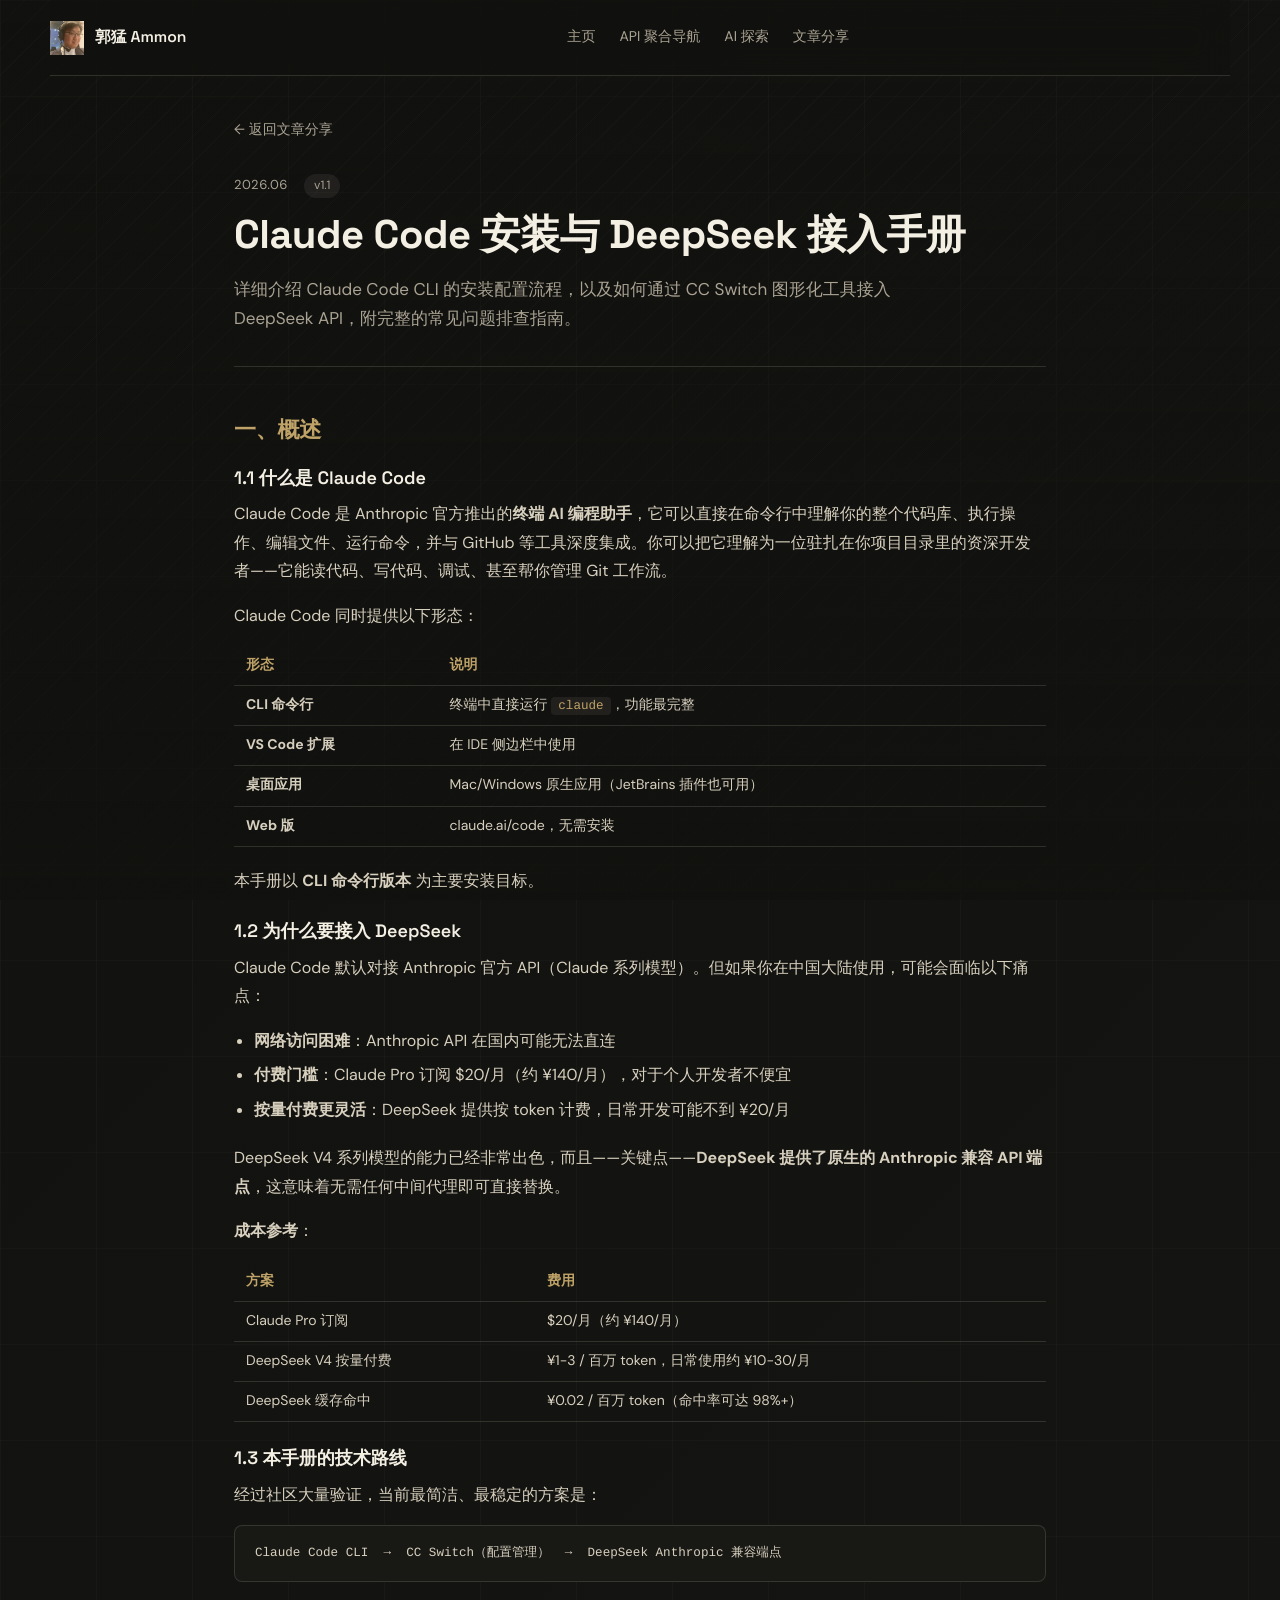
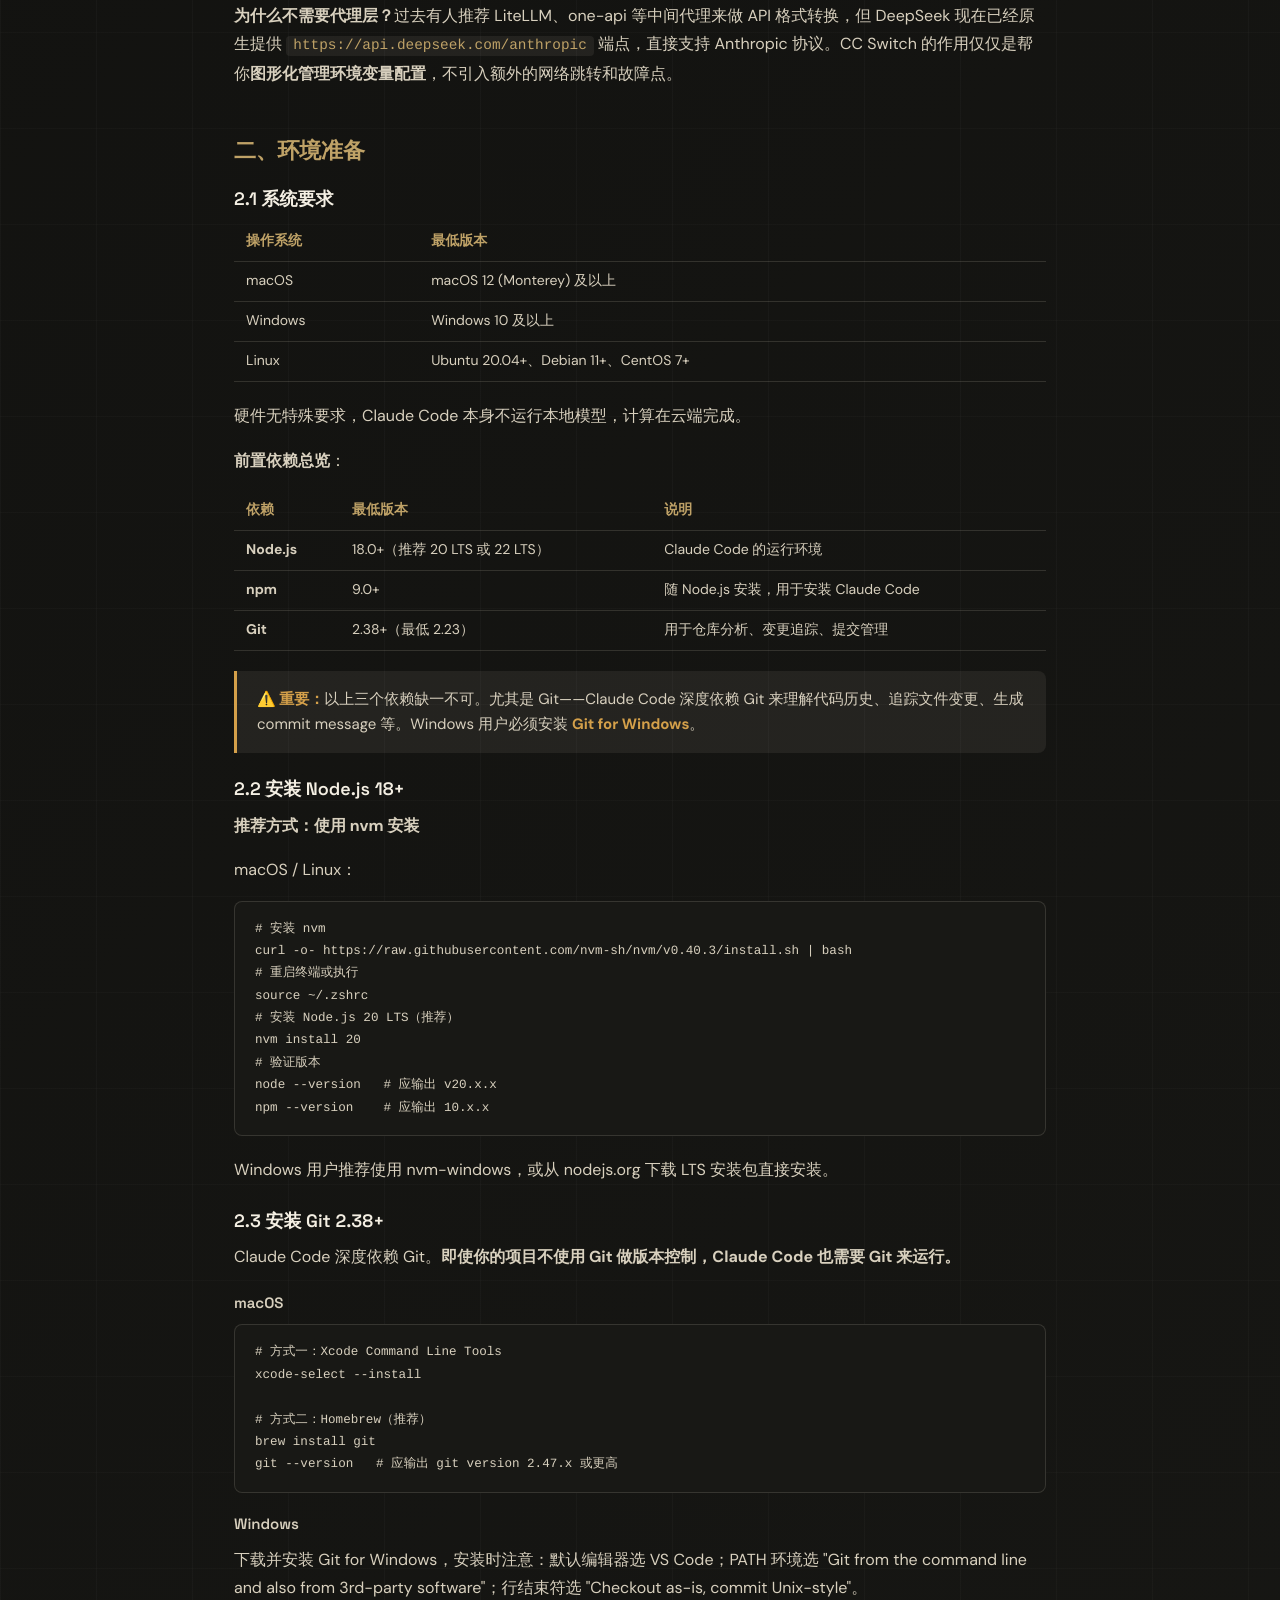
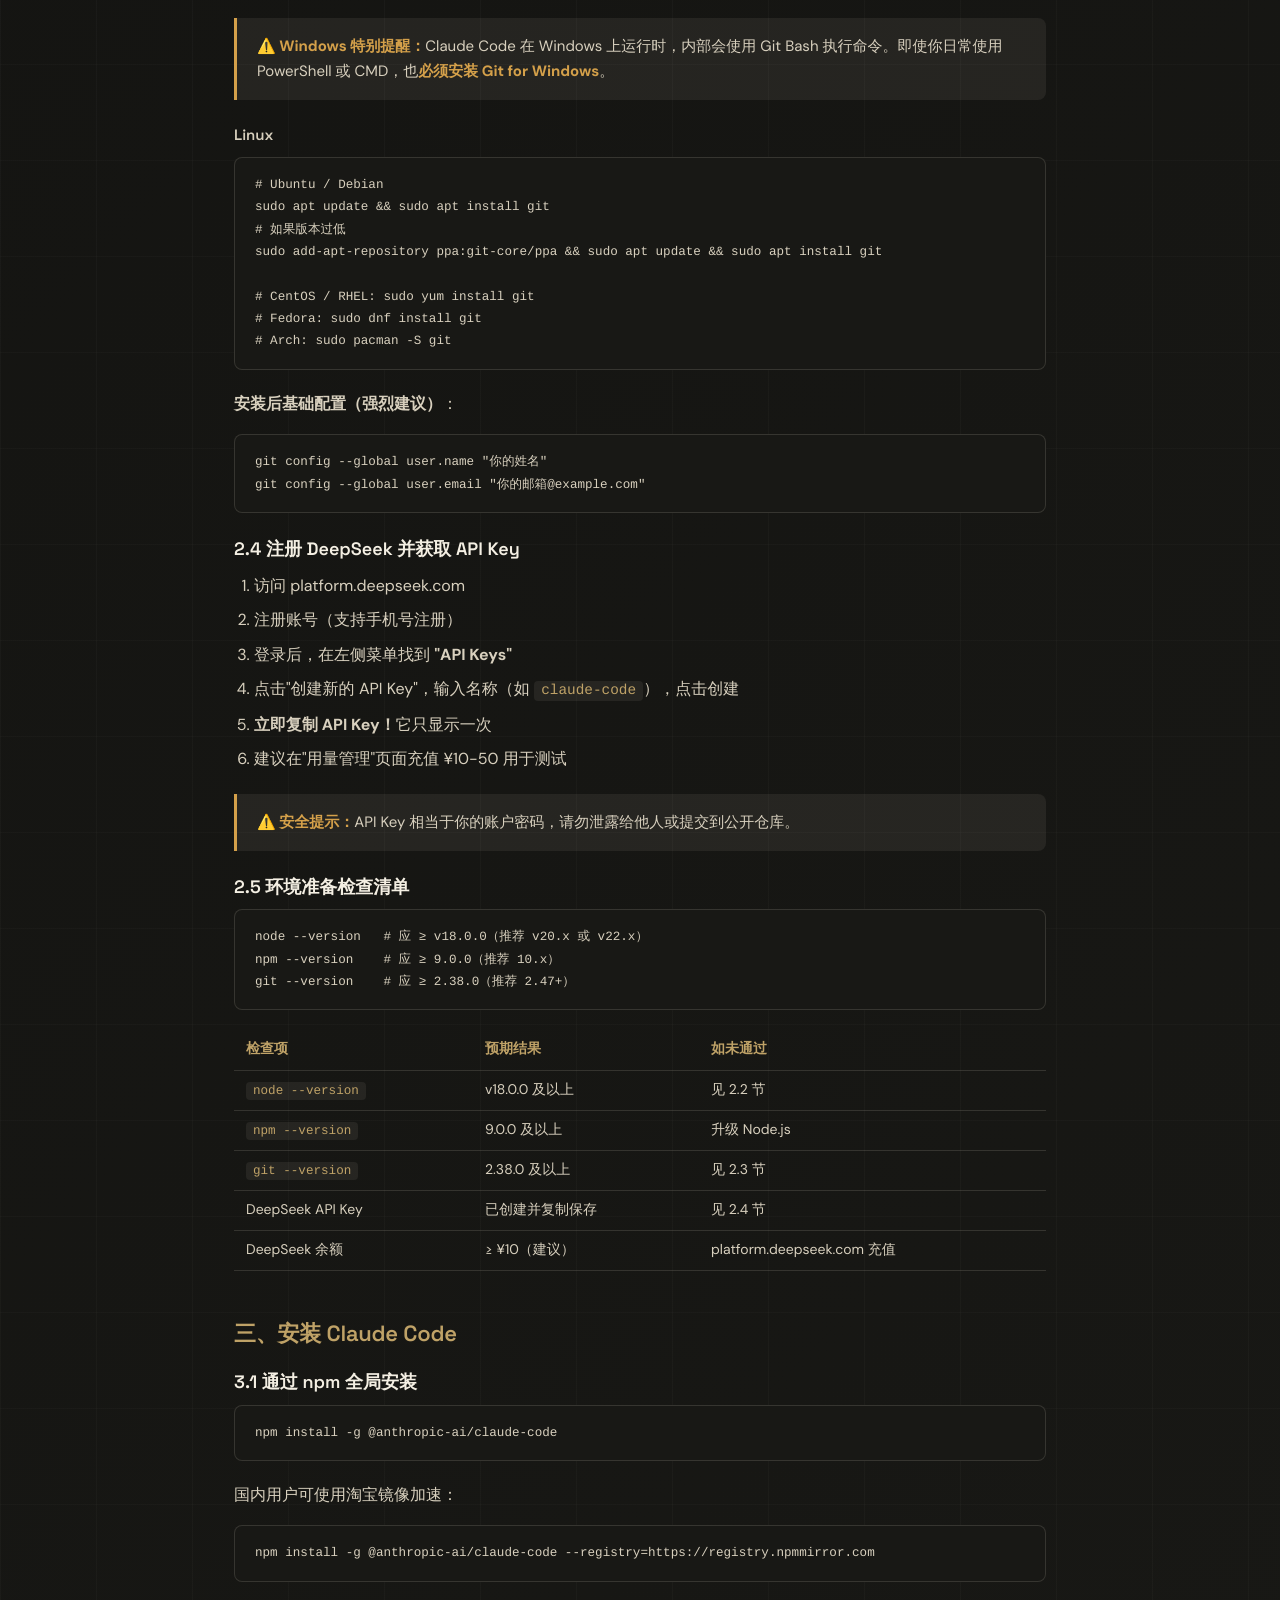
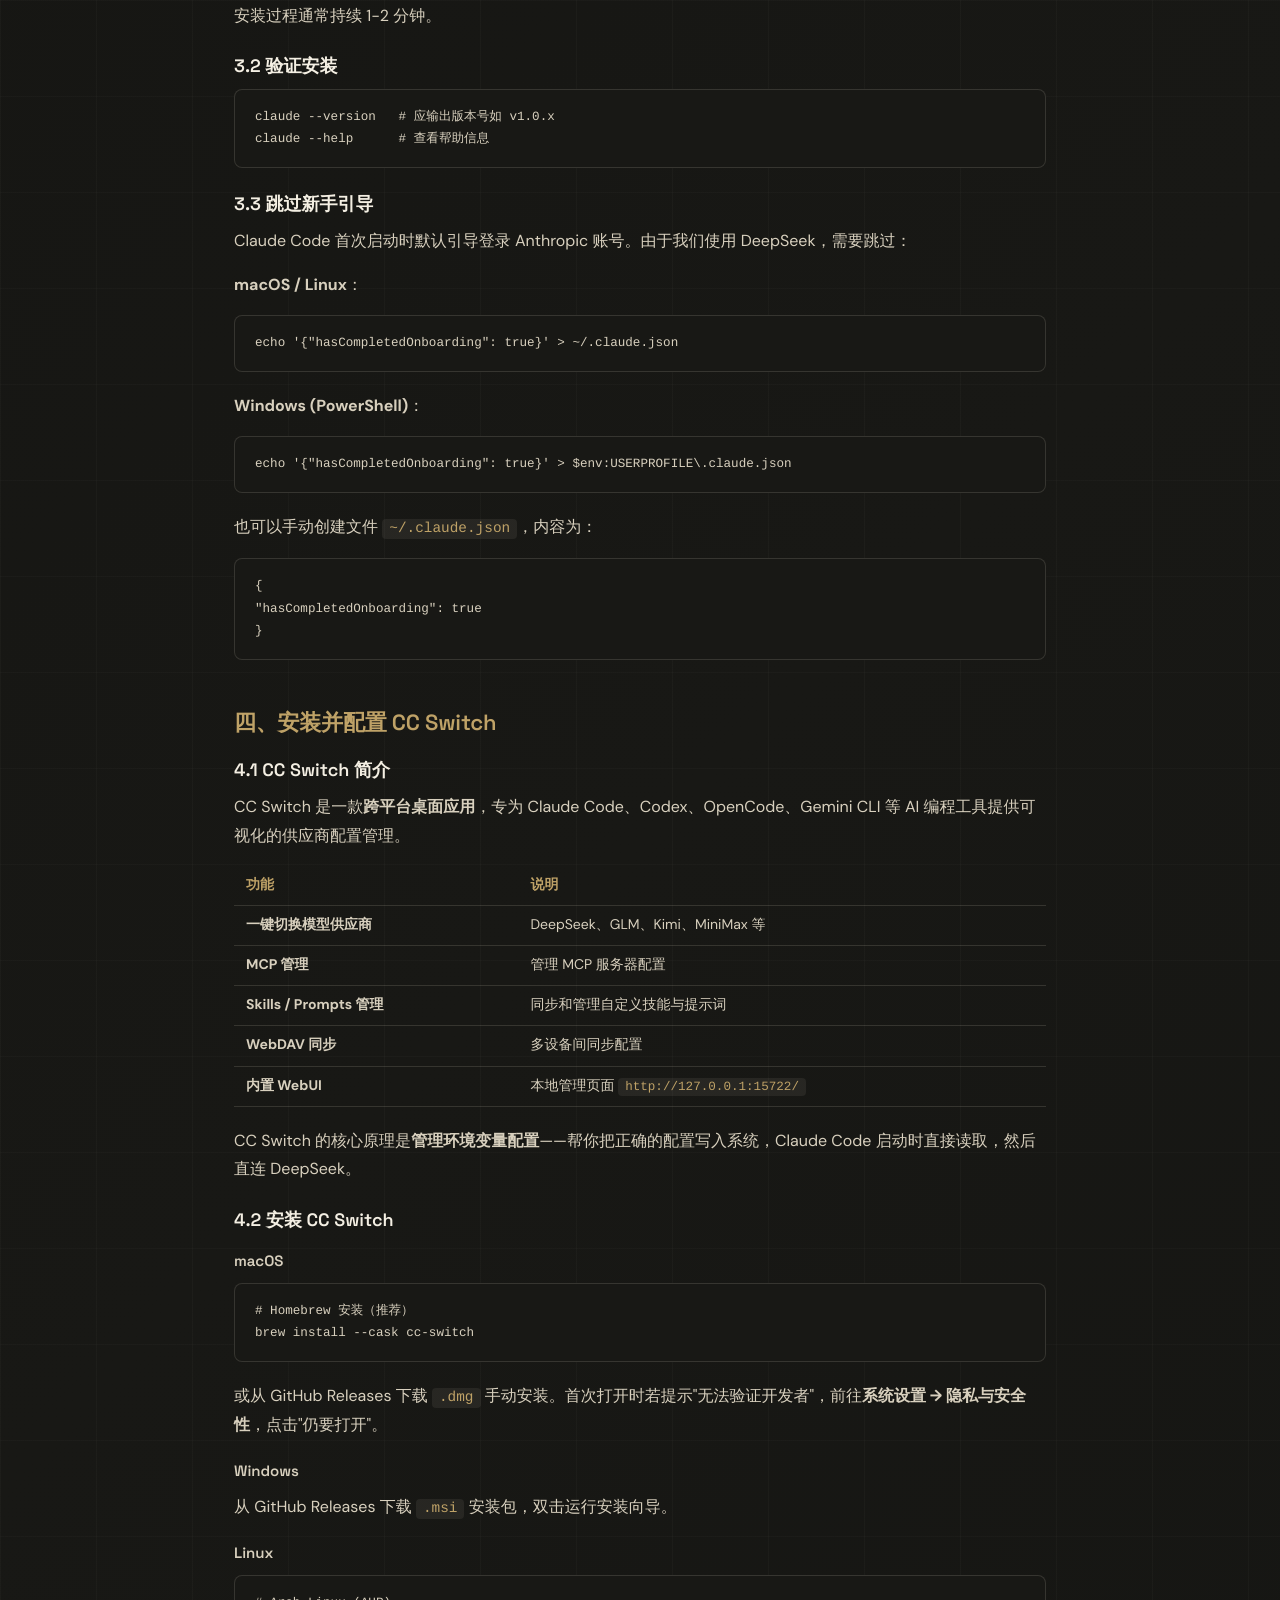
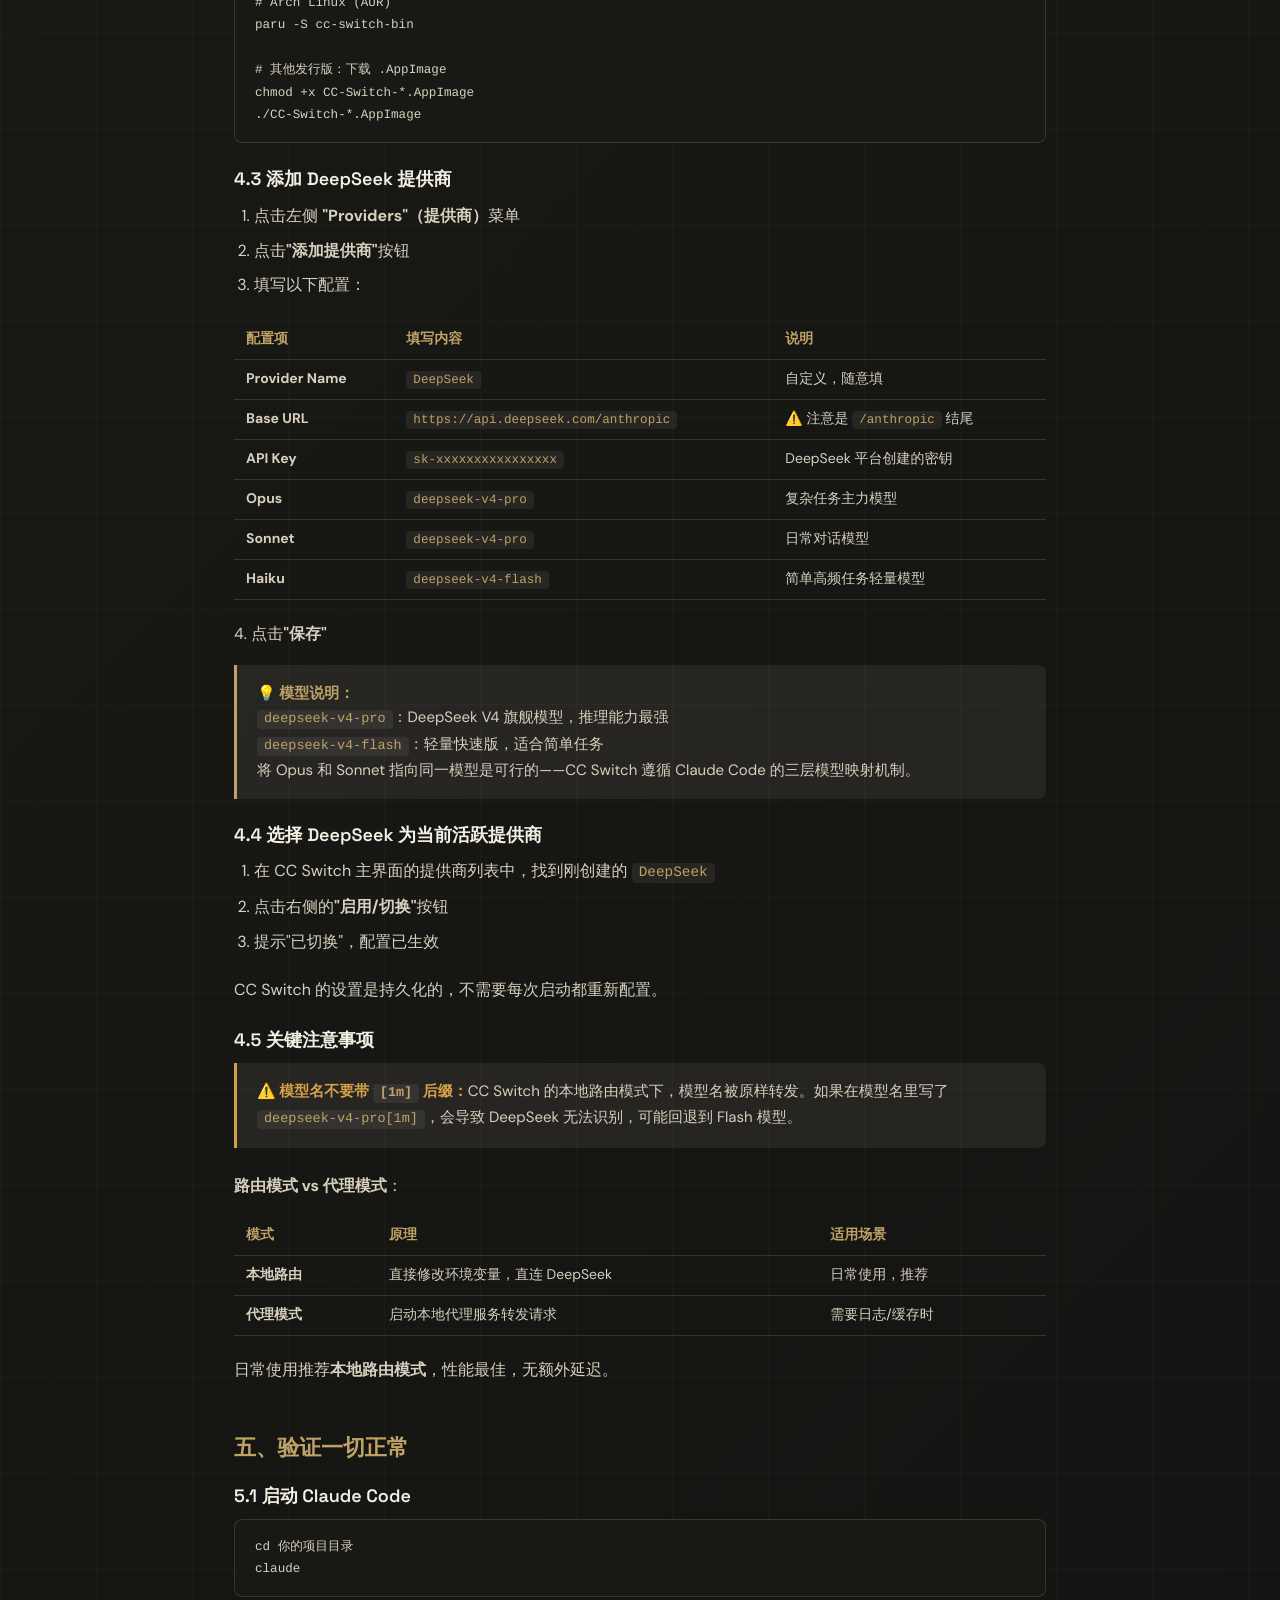
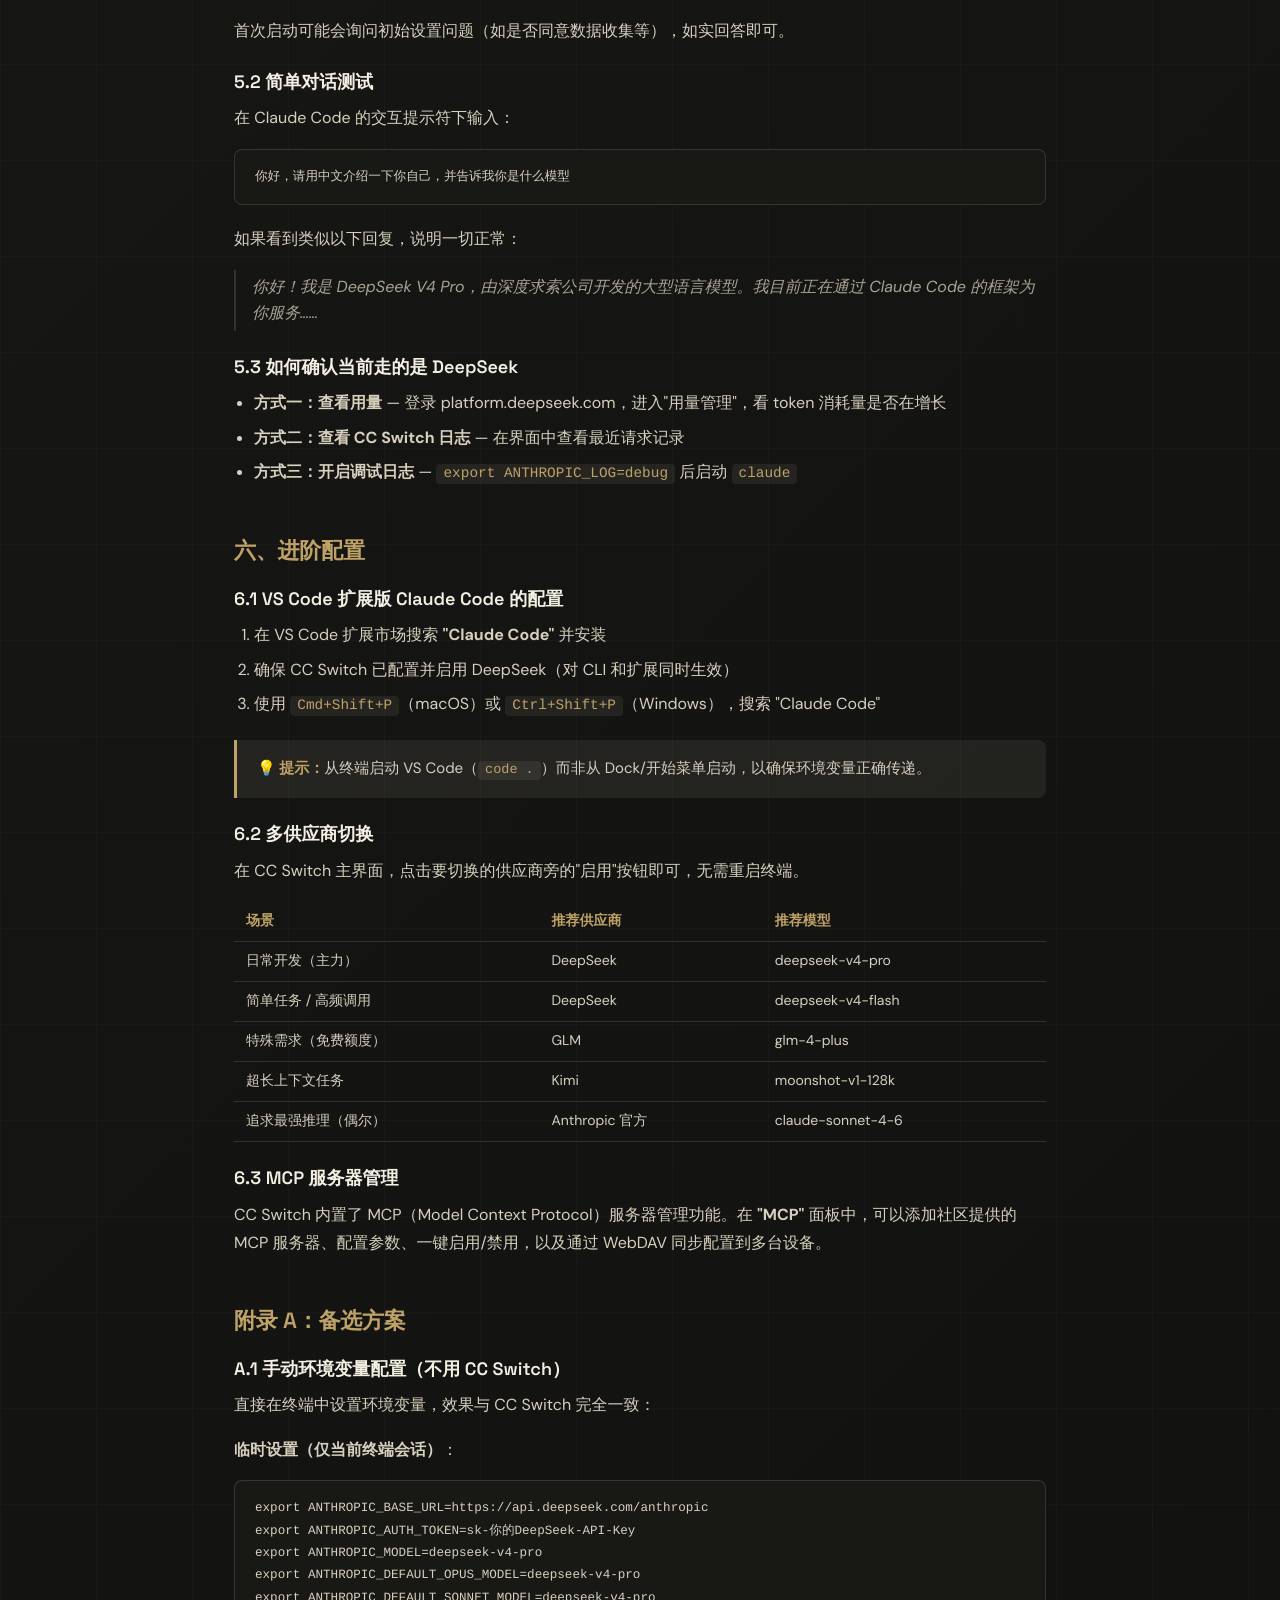
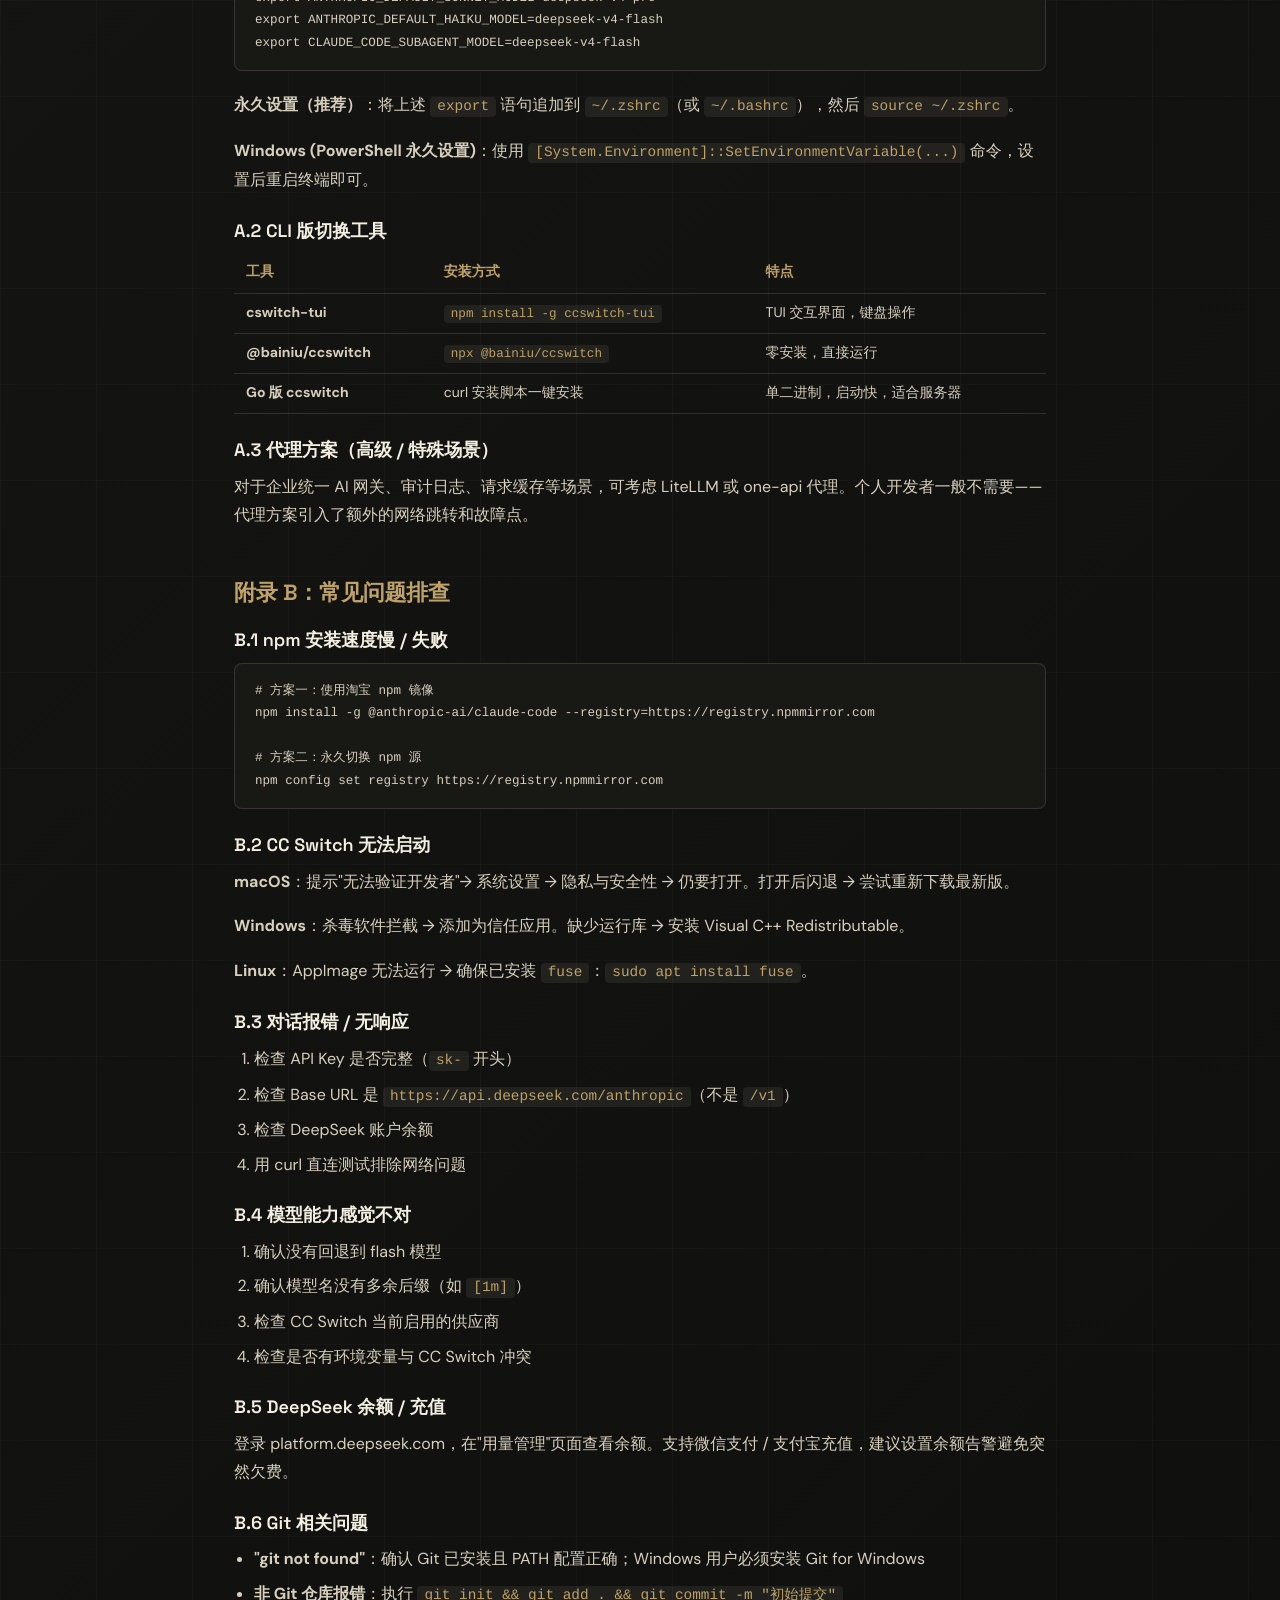
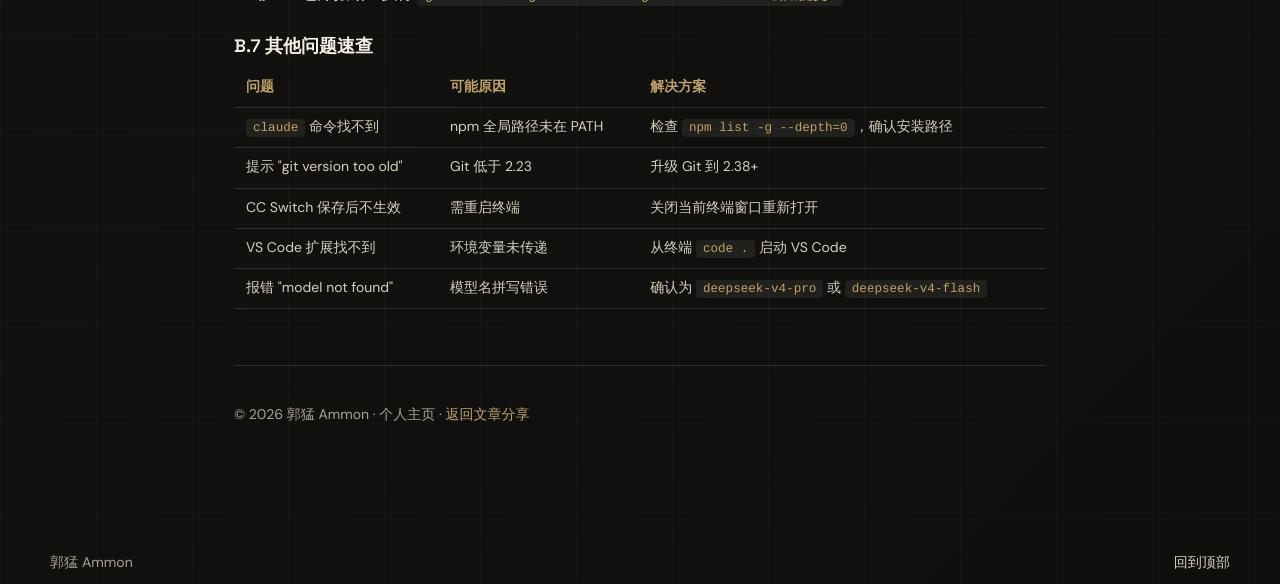
<file: docs/articles/claude-code-deepseek-guide.html>
<!DOCTYPE html>
<html lang="zh-CN">

<head>
    <meta charset="UTF-8">
    <meta name="viewport" content="width=device-width, initial-scale=1.0">
    <title>Claude Code 安装与 DeepSeek 接入手册 — 郭猛 Ammon</title>
    <meta name="description" content="详细介绍 Claude Code CLI 的安装配置，以及如何通过 CC Switch 接入 DeepSeek API，包含完整步骤说明与常见问题排查。">
    <link rel="preconnect" href="https://fonts.googleapis.com">
    <link rel="preconnect" href="https://fonts.gstatic.com" crossorigin>
    <link
        href="https://fonts.googleapis.com/css2?family=DM+Sans:wght@400;500;700&family=Space+Grotesk:wght@500;600;700&display=swap"
        rel="stylesheet">
    <link rel="stylesheet" href="../css/custom.css">
    <style>
        .article-page { max-width: 860px; margin: 0 auto; padding: 40px 24px 80px; }

        .article-page .back-link {
            display: inline-flex; align-items: center; gap: 6px;
            color: var(--muted); text-decoration: none; font-size: 14px;
            margin-bottom: 32px; transition: color .2s;
        }
        .article-page .back-link:hover { color: var(--accent); }

        .article-header {
            margin-bottom: 40px; padding-bottom: 32px;
            border-bottom: 1px solid var(--line);
        }
        .article-header .article-meta-row {
            display: flex; align-items: center; gap: 16px; flex-wrap: wrap;
            margin-bottom: 8px;
        }
        .article-header .article-date {
            font-size: 13px; color: var(--muted); letter-spacing: .04em; text-transform: uppercase;
        }
        .article-header .article-version {
            font-size: 12px; color: var(--muted);
            background: var(--surface); padding: 2px 10px; border-radius: 12px;
        }
        .article-header h1 {
            font-family: var(--font-heading);
            font-size: clamp(28px, 5vw, 40px); font-weight: 700;
            color: var(--text); margin: 12px 0 16px;
            line-height: 1.25; letter-spacing: -.01em;
        }
        .article-header .article-summary {
            font-size: 17px; color: var(--muted); line-height: 1.7; max-width: 680px;
        }

        .article-body h2 {
            font-family: var(--font-heading); font-size: 22px; font-weight: 600;
            color: var(--accent); margin: 44px 0 16px; padding-top: 8px; letter-spacing: -.01em;
        }
        .article-body h3 {
            font-family: var(--font-heading); font-size: 18px; font-weight: 600;
            color: var(--text); margin: 28px 0 12px;
        }
        .article-body h4 {
            font-family: var(--font-heading); font-size: 15px; font-weight: 600;
            color: var(--soft); margin: 20px 0 8px;
        }
        .article-body p { color: var(--soft); line-height: 1.78; margin: 0 0 16px; }
        .article-body ul, .article-body ol { color: var(--soft); line-height: 1.78; margin: 0 0 20px; padding-left: 20px; }
        .article-body li { margin-bottom: 6px; }

        .article-body code {
            background: var(--surface); color: var(--accent);
            padding: 2px 7px; border-radius: 4px;
            font-family: "SF Mono", "Fira Code", monospace; font-size: .9em;
        }
        .article-body pre {
            background: var(--bg-soft); border: 1px solid var(--line);
            border-radius: var(--radius); padding: 16px 20px; overflow-x: auto;
            font-size: 14px; line-height: 1.6; margin: 0 0 20px;
        }
        .article-body pre code { background: none; color: var(--soft); padding: 0; }

        .article-body table {
            width: 100%; border-collapse: collapse; margin-bottom: 20px; color: var(--soft); font-size: 14px;
        }
        .article-body thead tr { border-bottom: 1px solid var(--line); }
        .article-body th { text-align: left; padding: 8px 12px; color: var(--accent); font-weight: 600; }
        .article-body td { padding: 8px 12px; vertical-align: top; }
        .article-body tbody tr { border-bottom: 1px solid var(--line); }

        .article-body .tip-box {
            background: var(--surface); border-left: 3px solid var(--accent);
            border-radius: 0 var(--radius) var(--radius) 0; padding: 16px 20px;
            margin: 0 0 24px; color: var(--soft); font-size: 15px;
        }
        .article-body .tip-box strong { color: var(--accent); }
        .article-body .tip-box.warn { border-left-color: #d4a04a; }
        .article-body .tip-box.warn strong { color: #d4a04a; }

        .article-body blockquote {
            border-left: 2px solid var(--line); margin: 0 0 16px;
            padding: 4px 0 4px 16px; color: var(--muted); font-style: italic;
        }

        .article-footer {
            margin-top: 56px; padding-top: 24px;
            border-top: 1px solid var(--line); color: var(--muted); font-size: 14px;
        }

        @media (max-width: 640px) {
            .article-page { padding: 24px 16px 56px; }
            .article-header h1 { font-size: 24px; }
            .article-body h2 { font-size: 19px; }
        }
    </style>
</head>

<body>
    <span id="top" class="top-anchor" aria-hidden="true"></span>
    <div class="page-shell">
        <header class="site-header">
            <a class="brand" href="../index.html" aria-label="回到主页">
                <img src="../assets/avatar.jpg" alt="郭猛 Ammon" class="brand-avatar" width="34" height="34">
                <span>郭猛 Ammon</span>
            </a>
            <nav class="desktop-nav" aria-label="主导航">
                <a href="../index.html">主页</a>
                <a href="../api-hub.html">API 聚合导航</a>
                <a href="../index.html#ai-explore">AI 探索</a>
                <a href="../index.html#articles">文章分享</a>
            </nav>
            <div class="header-actions">
                <button class="menu-toggle" type="button" data-menu-toggle aria-label="打开菜单" aria-controls="mobile-menu"
                    aria-expanded="false">
                    <span></span>
                    <span></span>
                </button>
            </div>
        </header>

        <div class="mobile-menu" id="mobile-menu" data-mobile-menu>
            <a href="../index.html">主页</a>
            <a href="../api-hub.html">API 聚合导航</a>
            <a href="../index.html#ai-explore">AI 探索</a>
            <a href="../index.html#articles">文章分享</a>
        </div>

        <main>
            <article class="article-page">
                <a class="back-link" href="../index.html#articles">← 返回文章分享</a>

                <div class="article-header">
                    <div class="article-meta-row">
                        <time class="article-date">2026.06</time>
                        <span class="article-version">v1.1</span>
                    </div>
                    <h1>Claude Code 安装与 DeepSeek 接入手册</h1>
                    <p class="article-summary">
                        详细介绍 Claude Code CLI 的安装配置流程，以及如何通过 CC Switch 图形化工具接入 DeepSeek API，附完整的常见问题排查指南。
                    </p>
                </div>

                <div class="article-body">

                    <!-- ===== 第一章 ===== -->
                    <h2>一、概述</h2>

                    <h3>1.1 什么是 Claude Code</h3>
                    <p>
                        Claude Code 是 Anthropic 官方推出的<strong>终端 AI 编程助手</strong>，它可以直接在命令行中理解你的整个代码库、执行操作、编辑文件、运行命令，并与 GitHub 等工具深度集成。你可以把它理解为一位驻扎在你项目目录里的资深开发者——它能读代码、写代码、调试、甚至帮你管理 Git 工作流。
                    </p>
                    <p>Claude Code 同时提供以下形态：</p>
                    <table>
                        <thead><tr><th>形态</th><th>说明</th></tr></thead>
                        <tbody>
                            <tr><td><strong>CLI 命令行</strong></td><td>终端中直接运行 <code>claude</code>，功能最完整</td></tr>
                            <tr><td><strong>VS Code 扩展</strong></td><td>在 IDE 侧边栏中使用</td></tr>
                            <tr><td><strong>桌面应用</strong></td><td>Mac/Windows 原生应用（JetBrains 插件也可用）</td></tr>
                            <tr><td><strong>Web 版</strong></td><td>claude.ai/code，无需安装</td></tr>
                        </tbody>
                    </table>
                    <p>本手册以 <strong>CLI 命令行版本</strong> 为主要安装目标。</p>

                    <h3>1.2 为什么要接入 DeepSeek</h3>
                    <p>Claude Code 默认对接 Anthropic 官方 API（Claude 系列模型）。但如果你在中国大陆使用，可能会面临以下痛点：</p>
                    <ul>
                        <li><strong>网络访问困难</strong>：Anthropic API 在国内可能无法直连</li>
                        <li><strong>付费门槛</strong>：Claude Pro 订阅 $20/月（约 ¥140/月），对于个人开发者不便宜</li>
                        <li><strong>按量付费更灵活</strong>：DeepSeek 提供按 token 计费，日常开发可能不到 ¥20/月</li>
                    </ul>
                    <p>DeepSeek V4 系列模型的能力已经非常出色，而且——关键点——<strong>DeepSeek 提供了原生的 Anthropic 兼容 API 端点</strong>，这意味着无需任何中间代理即可直接替换。</p>
                    <p><strong>成本参考</strong>：</p>
                    <table>
                        <thead><tr><th>方案</th><th>费用</th></tr></thead>
                        <tbody>
                            <tr><td>Claude Pro 订阅</td><td>$20/月（约 ¥140/月）</td></tr>
                            <tr><td>DeepSeek V4 按量付费</td><td>¥1-3 / 百万 token，日常使用约 ¥10-30/月</td></tr>
                            <tr><td>DeepSeek 缓存命中</td><td>¥0.02 / 百万 token（命中率可达 98%+）</td></tr>
                        </tbody>
                    </table>

                    <h3>1.3 本手册的技术路线</h3>
                    <p>经过社区大量验证，当前最简洁、最稳定的方案是：</p>
                    <pre><code>Claude Code CLI  →  CC Switch（配置管理）  →  DeepSeek Anthropic 兼容端点</code></pre>
                    <p><strong>为什么不需要代理层？</strong>过去有人推荐 LiteLLM、one-api 等中间代理来做 API 格式转换，但 DeepSeek 现在已经原生提供 <code>https://api.deepseek.com/anthropic</code> 端点，直接支持 Anthropic 协议。CC Switch 的作用仅仅是帮你<strong>图形化管理环境变量配置</strong>，不引入额外的网络跳转和故障点。</p>

                    <!-- ===== 第二章 ===== -->
                    <h2>二、环境准备</h2>

                    <h3>2.1 系统要求</h3>
                    <table>
                        <thead><tr><th>操作系统</th><th>最低版本</th></tr></thead>
                        <tbody>
                            <tr><td>macOS</td><td>macOS 12 (Monterey) 及以上</td></tr>
                            <tr><td>Windows</td><td>Windows 10 及以上</td></tr>
                            <tr><td>Linux</td><td>Ubuntu 20.04+、Debian 11+、CentOS 7+</td></tr>
                        </tbody>
                    </table>
                    <p>硬件无特殊要求，Claude Code 本身不运行本地模型，计算在云端完成。</p>
                    <p><strong>前置依赖总览</strong>：</p>
                    <table>
                        <thead><tr><th>依赖</th><th>最低版本</th><th>说明</th></tr></thead>
                        <tbody>
                            <tr><td><strong>Node.js</strong></td><td>18.0+（推荐 20 LTS 或 22 LTS）</td><td>Claude Code 的运行环境</td></tr>
                            <tr><td><strong>npm</strong></td><td>9.0+</td><td>随 Node.js 安装，用于安装 Claude Code</td></tr>
                            <tr><td><strong>Git</strong></td><td>2.38+（最低 2.23）</td><td>用于仓库分析、变更追踪、提交管理</td></tr>
                        </tbody>
                    </table>

                    <div class="tip-box warn">
                        <strong>⚠️ 重要：</strong>以上三个依赖缺一不可。尤其是 Git——Claude Code 深度依赖 Git 来理解代码历史、追踪文件变更、生成 commit message 等。Windows 用户必须安装 <strong>Git for Windows</strong>。
                    </div>

                    <h3>2.2 安装 Node.js 18+</h3>
                    <p><strong>推荐方式：使用 nvm 安装</strong></p>
                    <p>macOS / Linux：</p>
                    <pre><code># 安装 nvm
curl -o- https://raw.githubusercontent.com/nvm-sh/nvm/v0.40.3/install.sh | bash
# 重启终端或执行
source ~/.zshrc
# 安装 Node.js 20 LTS（推荐）
nvm install 20
# 验证版本
node --version   # 应输出 v20.x.x
npm --version    # 应输出 10.x.x</code></pre>
                    <p>Windows 用户推荐使用 <a href="https://github.com/coreybutler/nvm-windows/releases" target="_blank" rel="noreferrer">nvm-windows</a>，或从 <a href="https://nodejs.org/" target="_blank" rel="noreferrer">nodejs.org</a> 下载 LTS 安装包直接安装。</p>

                    <h3>2.3 安装 Git 2.38+</h3>
                    <p>Claude Code 深度依赖 Git。<strong>即使你的项目不使用 Git 做版本控制，Claude Code 也需要 Git 来运行。</strong></p>
                    <h4>macOS</h4>
                    <pre><code># 方式一：Xcode Command Line Tools
xcode-select --install

# 方式二：Homebrew（推荐）
brew install git
git --version   # 应输出 git version 2.47.x 或更高</code></pre>
                    <h4>Windows</h4>
                    <p>下载并安装 <a href="https://git-scm.com/downloads/win" target="_blank" rel="noreferrer">Git for Windows</a>，安装时注意：默认编辑器选 VS Code；PATH 环境选 "Git from the command line and also from 3rd-party software"；行结束符选 "Checkout as-is, commit Unix-style"。</p>

                    <div class="tip-box warn">
                        <strong>⚠️ Windows 特别提醒：</strong>Claude Code 在 Windows 上运行时，内部会使用 Git Bash 执行命令。即使你日常使用 PowerShell 或 CMD，也<strong>必须安装 Git for Windows</strong>。
                    </div>

                    <h4>Linux</h4>
                    <pre><code># Ubuntu / Debian
sudo apt update && sudo apt install git
# 如果版本过低
sudo add-apt-repository ppa:git-core/ppa && sudo apt update && sudo apt install git

# CentOS / RHEL: sudo yum install git
# Fedora: sudo dnf install git
# Arch: sudo pacman -S git</code></pre>

                    <p><strong>安装后基础配置（强烈建议）</strong>：</p>
                    <pre><code>git config --global user.name "你的姓名"
git config --global user.email "你的邮箱@example.com"</code></pre>

                    <h3>2.4 注册 DeepSeek 并获取 API Key</h3>
                    <ol>
                        <li>访问 <a href="https://platform.deepseek.com/" target="_blank" rel="noreferrer">platform.deepseek.com</a></li>
                        <li>注册账号（支持手机号注册）</li>
                        <li>登录后，在左侧菜单找到 <strong>"API Keys"</strong></li>
                        <li>点击"创建新的 API Key"，输入名称（如 <code>claude-code</code>），点击创建</li>
                        <li><strong>立即复制 API Key！</strong>它只显示一次</li>
                        <li>建议在"用量管理"页面充值 ¥10-50 用于测试</li>
                    </ol>

                    <div class="tip-box warn">
                        <strong>⚠️ 安全提示：</strong>API Key 相当于你的账户密码，请勿泄露给他人或提交到公开仓库。
                    </div>

                    <h3>2.5 环境准备检查清单</h3>
                    <pre><code>node --version   # 应 ≥ v18.0.0（推荐 v20.x 或 v22.x）
npm --version    # 应 ≥ 9.0.0（推荐 10.x）
git --version    # 应 ≥ 2.38.0（推荐 2.47+）</code></pre>
                    <table>
                        <thead><tr><th>检查项</th><th>预期结果</th><th>如未通过</th></tr></thead>
                        <tbody>
                            <tr><td><code>node --version</code></td><td>v18.0.0 及以上</td><td>见 2.2 节</td></tr>
                            <tr><td><code>npm --version</code></td><td>9.0.0 及以上</td><td>升级 Node.js</td></tr>
                            <tr><td><code>git --version</code></td><td>2.38.0 及以上</td><td>见 2.3 节</td></tr>
                            <tr><td>DeepSeek API Key</td><td>已创建并复制保存</td><td>见 2.4 节</td></tr>
                            <tr><td>DeepSeek 余额</td><td>≥ ¥10（建议）</td><td>platform.deepseek.com 充值</td></tr>
                        </tbody>
                    </table>

                    <!-- ===== 第三章 ===== -->
                    <h2>三、安装 Claude Code</h2>

                    <h3>3.1 通过 npm 全局安装</h3>
                    <pre><code>npm install -g @anthropic-ai/claude-code</code></pre>
                    <p>国内用户可使用淘宝镜像加速：</p>
                    <pre><code>npm install -g @anthropic-ai/claude-code --registry=https://registry.npmmirror.com</code></pre>
                    <p>安装过程通常持续 1-2 分钟。</p>

                    <h3>3.2 验证安装</h3>
                    <pre><code>claude --version   # 应输出版本号如 v1.0.x
claude --help      # 查看帮助信息</code></pre>

                    <h3>3.3 跳过新手引导</h3>
                    <p>Claude Code 首次启动时默认引导登录 Anthropic 账号。由于我们使用 DeepSeek，需要跳过：</p>
                    <p><strong>macOS / Linux</strong>：</p>
                    <pre><code>echo '{"hasCompletedOnboarding": true}' > ~/.claude.json</code></pre>
                    <p><strong>Windows (PowerShell)</strong>：</p>
                    <pre><code>echo '{"hasCompletedOnboarding": true}' > $env:USERPROFILE\.claude.json</code></pre>
                    <p>也可以手动创建文件 <code>~/.claude.json</code>，内容为：</p>
                    <pre><code>{
"hasCompletedOnboarding": true
}</code></pre>

                    <!-- ===== 第四章 ===== -->
                    <h2>四、安装并配置 CC Switch</h2>

                    <h3>4.1 CC Switch 简介</h3>
                    <p>
                        <a href="https://github.com/farion1231/cc-switch" target="_blank" rel="noreferrer">CC Switch</a>
                        是一款<strong>跨平台桌面应用</strong>，专为 Claude Code、Codex、OpenCode、Gemini CLI 等 AI 编程工具提供可视化的供应商配置管理。
                    </p>
                    <table>
                        <thead><tr><th>功能</th><th>说明</th></tr></thead>
                        <tbody>
                            <tr><td><strong>一键切换模型供应商</strong></td><td>DeepSeek、GLM、Kimi、MiniMax 等</td></tr>
                            <tr><td><strong>MCP 管理</strong></td><td>管理 MCP 服务器配置</td></tr>
                            <tr><td><strong>Skills / Prompts 管理</strong></td><td>同步和管理自定义技能与提示词</td></tr>
                            <tr><td><strong>WebDAV 同步</strong></td><td>多设备间同步配置</td></tr>
                            <tr><td><strong>内置 WebUI</strong></td><td>本地管理页面 <code>http://127.0.0.1:15722/</code></td></tr>
                        </tbody>
                    </table>
                    <p>CC Switch 的核心原理是<strong>管理环境变量配置</strong>——帮你把正确的配置写入系统，Claude Code 启动时直接读取，然后直连 DeepSeek。</p>

                    <h3>4.2 安装 CC Switch</h3>
                    <h4>macOS</h4>
                    <pre><code># Homebrew 安装（推荐）
brew install --cask cc-switch</code></pre>
                    <p>或从 <a href="https://github.com/farion1231/cc-switch/releases" target="_blank" rel="noreferrer">GitHub Releases</a> 下载 <code>.dmg</code> 手动安装。首次打开时若提示"无法验证开发者"，前往<strong>系统设置 → 隐私与安全性</strong>，点击"仍要打开"。</p>

                    <h4>Windows</h4>
                    <p>从 GitHub Releases 下载 <code>.msi</code> 安装包，双击运行安装向导。</p>

                    <h4>Linux</h4>
                    <pre><code># Arch Linux (AUR)
paru -S cc-switch-bin

# 其他发行版：下载 .AppImage
chmod +x CC-Switch-*.AppImage
./CC-Switch-*.AppImage</code></pre>

                    <h3>4.3 添加 DeepSeek 提供商</h3>
                    <ol>
                        <li>点击左侧 <strong>"Providers"（提供商）</strong>菜单</li>
                        <li>点击<strong>"添加提供商"</strong>按钮</li>
                        <li>填写以下配置：</li>
                    </ol>
                    <table>
                        <thead><tr><th>配置项</th><th>填写内容</th><th>说明</th></tr></thead>
                        <tbody>
                            <tr><td><strong>Provider Name</strong></td><td><code>DeepSeek</code></td><td>自定义，随意填</td></tr>
                            <tr><td><strong>Base URL</strong></td><td><code>https://api.deepseek.com/anthropic</code></td><td>⚠️ 注意是 <code>/anthropic</code> 结尾</td></tr>
                            <tr><td><strong>API Key</strong></td><td><code>sk-xxxxxxxxxxxxxxxx</code></td><td>DeepSeek 平台创建的密钥</td></tr>
                            <tr><td><strong>Opus</strong></td><td><code>deepseek-v4-pro</code></td><td>复杂任务主力模型</td></tr>
                            <tr><td><strong>Sonnet</strong></td><td><code>deepseek-v4-pro</code></td><td>日常对话模型</td></tr>
                            <tr><td><strong>Haiku</strong></td><td><code>deepseek-v4-flash</code></td><td>简单高频任务轻量模型</td></tr>
                        </tbody>
                    </table>
                    <p>4. 点击<strong>"保存"</strong></p>

                    <div class="tip-box">
                        <strong>💡 模型说明：</strong><br>
                        <code>deepseek-v4-pro</code>：DeepSeek V4 旗舰模型，推理能力最强<br>
                        <code>deepseek-v4-flash</code>：轻量快速版，适合简单任务<br>
                        将 Opus 和 Sonnet 指向同一模型是可行的——CC Switch 遵循 Claude Code 的三层模型映射机制。
                    </div>

                    <h3>4.4 选择 DeepSeek 为当前活跃提供商</h3>
                    <ol>
                        <li>在 CC Switch 主界面的提供商列表中，找到刚创建的 <code>DeepSeek</code></li>
                        <li>点击右侧的<strong>"启用/切换"</strong>按钮</li>
                        <li>提示"已切换"，配置已生效</li>
                    </ol>
                    <p>CC Switch 的设置是持久化的，不需要每次启动都重新配置。</p>

                    <h3>4.5 关键注意事项</h3>
                    <div class="tip-box warn">
                        <strong>⚠️ 模型名不要带 <code>[1m]</code> 后缀：</strong>CC Switch 的本地路由模式下，模型名被原样转发。如果在模型名里写了 <code>deepseek-v4-pro[1m]</code>，会导致 DeepSeek 无法识别，可能回退到 Flash 模型。
                    </div>
                    <p><strong>路由模式 vs 代理模式</strong>：</p>
                    <table>
                        <thead><tr><th>模式</th><th>原理</th><th>适用场景</th></tr></thead>
                        <tbody>
                            <tr><td><strong>本地路由</strong></td><td>直接修改环境变量，直连 DeepSeek</td><td>日常使用，推荐</td></tr>
                            <tr><td><strong>代理模式</strong></td><td>启动本地代理服务转发请求</td><td>需要日志/缓存时</td></tr>
                        </tbody>
                    </table>
                    <p>日常使用推荐<strong>本地路由模式</strong>，性能最佳，无额外延迟。</p>

                    <!-- ===== 第五章 ===== -->
                    <h2>五、验证一切正常</h2>

                    <h3>5.1 启动 Claude Code</h3>
                    <pre><code>cd 你的项目目录
claude</code></pre>
                    <p>首次启动可能会询问初始设置问题（如是否同意数据收集等），如实回答即可。</p>

                    <h3>5.2 简单对话测试</h3>
                    <p>在 Claude Code 的交互提示符下输入：</p>
                    <pre><code>你好，请用中文介绍一下你自己，并告诉我你是什么模型</code></pre>
                    <p>如果看到类似以下回复，说明一切正常：</p>
                    <blockquote>你好！我是 DeepSeek V4 Pro，由深度求索公司开发的大型语言模型。我目前正在通过 Claude Code 的框架为你服务……</blockquote>

                    <h3>5.3 如何确认当前走的是 DeepSeek</h3>
                    <ul>
                        <li><strong>方式一：查看用量</strong> — 登录 platform.deepseek.com，进入"用量管理"，看 token 消耗量是否在增长</li>
                        <li><strong>方式二：查看 CC Switch 日志</strong> — 在界面中查看最近请求记录</li>
                        <li><strong>方式三：开启调试日志</strong> — <code>export ANTHROPIC_LOG=debug</code> 后启动 <code>claude</code></li>
                    </ul>

                    <!-- ===== 第六章 ===== -->
                    <h2>六、进阶配置</h2>

                    <h3>6.1 VS Code 扩展版 Claude Code 的配置</h3>
                    <ol>
                        <li>在 VS Code 扩展市场搜索 <strong>"Claude Code"</strong> 并安装</li>
                        <li>确保 CC Switch 已配置并启用 DeepSeek（对 CLI 和扩展同时生效）</li>
                        <li>使用 <code>Cmd+Shift+P</code>（macOS）或 <code>Ctrl+Shift+P</code>（Windows），搜索 "Claude Code"</li>
                    </ol>
                    <div class="tip-box"><strong>💡 提示：</strong>从终端启动 VS Code（<code>code .</code>）而非从 Dock/开始菜单启动，以确保环境变量正确传递。</div>

                    <h3>6.2 多供应商切换</h3>
                    <p>在 CC Switch 主界面，点击要切换的供应商旁的"启用"按钮即可，无需重启终端。</p>
                    <table>
                        <thead><tr><th>场景</th><th>推荐供应商</th><th>推荐模型</th></tr></thead>
                        <tbody>
                            <tr><td>日常开发（主力）</td><td>DeepSeek</td><td>deepseek-v4-pro</td></tr>
                            <tr><td>简单任务 / 高频调用</td><td>DeepSeek</td><td>deepseek-v4-flash</td></tr>
                            <tr><td>特殊需求（免费额度）</td><td>GLM</td><td>glm-4-plus</td></tr>
                            <tr><td>超长上下文任务</td><td>Kimi</td><td>moonshot-v1-128k</td></tr>
                            <tr><td>追求最强推理（偶尔）</td><td>Anthropic 官方</td><td>claude-sonnet-4-6</td></tr>
                        </tbody>
                    </table>

                    <h3>6.3 MCP 服务器管理</h3>
                    <p>CC Switch 内置了 MCP（Model Context Protocol）服务器管理功能。在 <strong>"MCP"</strong> 面板中，可以添加社区提供的 MCP 服务器、配置参数、一键启用/禁用，以及通过 WebDAV 同步配置到多台设备。</p>

                    <!-- ===== 附录 A ===== -->
                    <h2>附录 A：备选方案</h2>

                    <h3>A.1 手动环境变量配置（不用 CC Switch）</h3>
                    <p>直接在终端中设置环境变量，效果与 CC Switch 完全一致：</p>
                    <p><strong>临时设置（仅当前终端会话）</strong>：</p>
                    <pre><code>export ANTHROPIC_BASE_URL=https://api.deepseek.com/anthropic
export ANTHROPIC_AUTH_TOKEN=sk-你的DeepSeek-API-Key
export ANTHROPIC_MODEL=deepseek-v4-pro
export ANTHROPIC_DEFAULT_OPUS_MODEL=deepseek-v4-pro
export ANTHROPIC_DEFAULT_SONNET_MODEL=deepseek-v4-pro
export ANTHROPIC_DEFAULT_HAIKU_MODEL=deepseek-v4-flash
export CLAUDE_CODE_SUBAGENT_MODEL=deepseek-v4-flash</code></pre>
                    <p><strong>永久设置（推荐）</strong>：将上述 <code>export</code> 语句追加到 <code>~/.zshrc</code>（或 <code>~/.bashrc</code>），然后 <code>source ~/.zshrc</code>。</p>
                    <p><strong>Windows (PowerShell 永久设置)</strong>：使用 <code>[System.Environment]::SetEnvironmentVariable(...)</code> 命令，设置后重启终端即可。</p>

                    <h3>A.2 CLI 版切换工具</h3>
                    <table>
                        <thead><tr><th>工具</th><th>安装方式</th><th>特点</th></tr></thead>
                        <tbody>
                            <tr><td><strong>cswitch-tui</strong></td><td><code>npm install -g ccswitch-tui</code></td><td>TUI 交互界面，键盘操作</td></tr>
                            <tr><td><strong>@bainiu/ccswitch</strong></td><td><code>npx @bainiu/ccswitch</code></td><td>零安装，直接运行</td></tr>
                            <tr><td><strong>Go 版 ccswitch</strong></td><td>curl 安装脚本一键安装</td><td>单二进制，启动快，适合服务器</td></tr>
                        </tbody>
                    </table>

                    <h3>A.3 代理方案（高级 / 特殊场景）</h3>
                    <p>对于企业统一 AI 网关、审计日志、请求缓存等场景，可考虑 LiteLLM 或 one-api 代理。个人开发者一般不需要——代理方案引入了额外的网络跳转和故障点。</p>

                    <!-- ===== 附录 B ===== -->
                    <h2>附录 B：常见问题排查</h2>

                    <h3>B.1 npm 安装速度慢 / 失败</h3>
                    <pre><code># 方案一：使用淘宝 npm 镜像
npm install -g @anthropic-ai/claude-code --registry=https://registry.npmmirror.com

# 方案二：永久切换 npm 源
npm config set registry https://registry.npmmirror.com</code></pre>

                    <h3>B.2 CC Switch 无法启动</h3>
                    <p><strong>macOS</strong>：提示"无法验证开发者"→ 系统设置 → 隐私与安全性 → 仍要打开。打开后闪退 → 尝试重新下载最新版。</p>
                    <p><strong>Windows</strong>：杀毒软件拦截 → 添加为信任应用。缺少运行库 → 安装 Visual C++ Redistributable。</p>
                    <p><strong>Linux</strong>：AppImage 无法运行 → 确保已安装 <code>fuse</code>：<code>sudo apt install fuse</code>。</p>

                    <h3>B.3 对话报错 / 无响应</h3>
                    <ol>
                        <li>检查 API Key 是否完整（<code>sk-</code> 开头）</li>
                        <li>检查 Base URL 是 <code>https://api.deepseek.com/anthropic</code>（不是 <code>/v1</code>）</li>
                        <li>检查 DeepSeek 账户余额</li>
                        <li>用 curl 直连测试排除网络问题</li>
                    </ol>

                    <h3>B.4 模型能力感觉不对</h3>
                    <ol>
                        <li>确认没有回退到 flash 模型</li>
                        <li>确认模型名没有多余后缀（如 <code>[1m]</code>）</li>
                        <li>检查 CC Switch 当前启用的供应商</li>
                        <li>检查是否有环境变量与 CC Switch 冲突</li>
                    </ol>

                    <h3>B.5 DeepSeek 余额 / 充值</h3>
                    <p>登录 platform.deepseek.com，在"用量管理"页面查看余额。支持微信支付 / 支付宝充值，建议设置余额告警避免突然欠费。</p>

                    <h3>B.6 Git 相关问题</h3>
                    <ul>
                        <li><strong>"git not found"</strong>：确认 Git 已安装且 PATH 配置正确；Windows 用户必须安装 Git for Windows</li>
                        <li><strong>非 Git 仓库报错</strong>：执行 <code>git init && git add . && git commit -m "初始提交"</code></li>
                    </ul>

                    <h3>B.7 其他问题速查</h3>
                    <table>
                        <thead><tr><th>问题</th><th>可能原因</th><th>解决方案</th></tr></thead>
                        <tbody>
                            <tr><td><code>claude</code> 命令找不到</td><td>npm 全局路径未在 PATH</td><td>检查 <code>npm list -g --depth=0</code>，确认安装路径</td></tr>
                            <tr><td>提示 "git version too old"</td><td>Git 低于 2.23</td><td>升级 Git 到 2.38+</td></tr>
                            <tr><td>CC Switch 保存后不生效</td><td>需重启终端</td><td>关闭当前终端窗口重新打开</td></tr>
                            <tr><td>VS Code 扩展找不到</td><td>环境变量未传递</td><td>从终端 <code>code .</code> 启动 VS Code</td></tr>
                            <tr><td>报错 "model not found"</td><td>模型名拼写错误</td><td>确认为 <code>deepseek-v4-pro</code> 或 <code>deepseek-v4-flash</code></td></tr>
                        </tbody>
                    </table>

                </div>

                <div class="article-footer">
                    <p>© 2026 郭猛 Ammon · 个人主页 · <a href="../index.html#articles" style="color:var(--accent);">返回文章分享</a></p>
                </div>
            </article>
        </main>

        <footer class="site-footer section">
            <span>郭猛 Ammon</span>
            <a href="#top">回到顶部</a>
        </footer>
    </div>

    <script>history.scrollRestoration = 'manual';</script>
    <script>
        document.querySelector('[data-menu-toggle]')?.addEventListener('click', function (e) {
            const open = document.body.classList.toggle('menu-open');
            document.querySelector('[data-mobile-menu]')?.classList.toggle('active', open);
            e.currentTarget.setAttribute('aria-expanded', String(open));
            e.currentTarget.setAttribute('aria-label', open ? '关闭菜单' : '打开菜单');
        });
        document.querySelectorAll('#mobile-menu a').forEach(link => {
            link.addEventListener('click', () => {
                document.body.classList.remove('menu-open');
                document.querySelector('[data-mobile-menu]')?.classList.remove('active');
                const btn = document.querySelector('[data-menu-toggle]');
                if (btn) { btn.setAttribute('aria-expanded', 'false'); btn.setAttribute('aria-label', '打开菜单'); }
            });
        });
    </script>
</body>

</html>
</file>
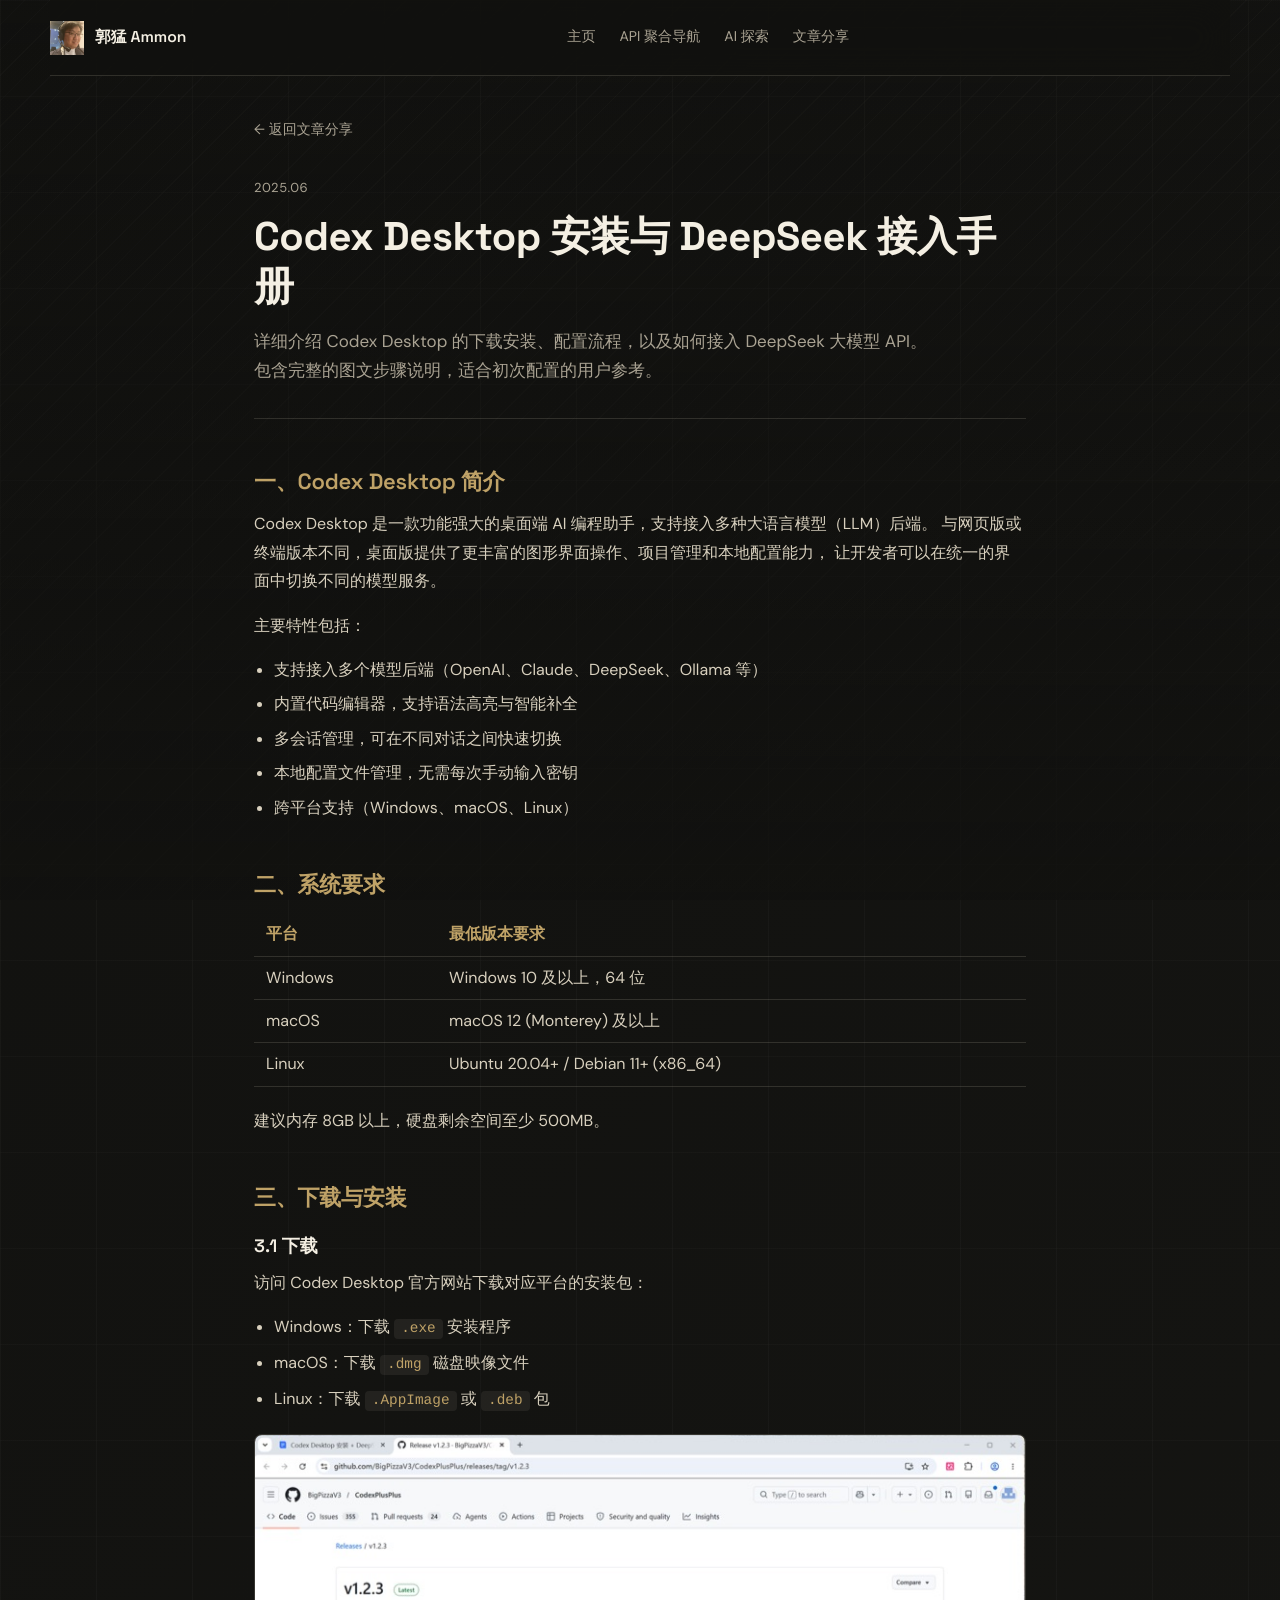
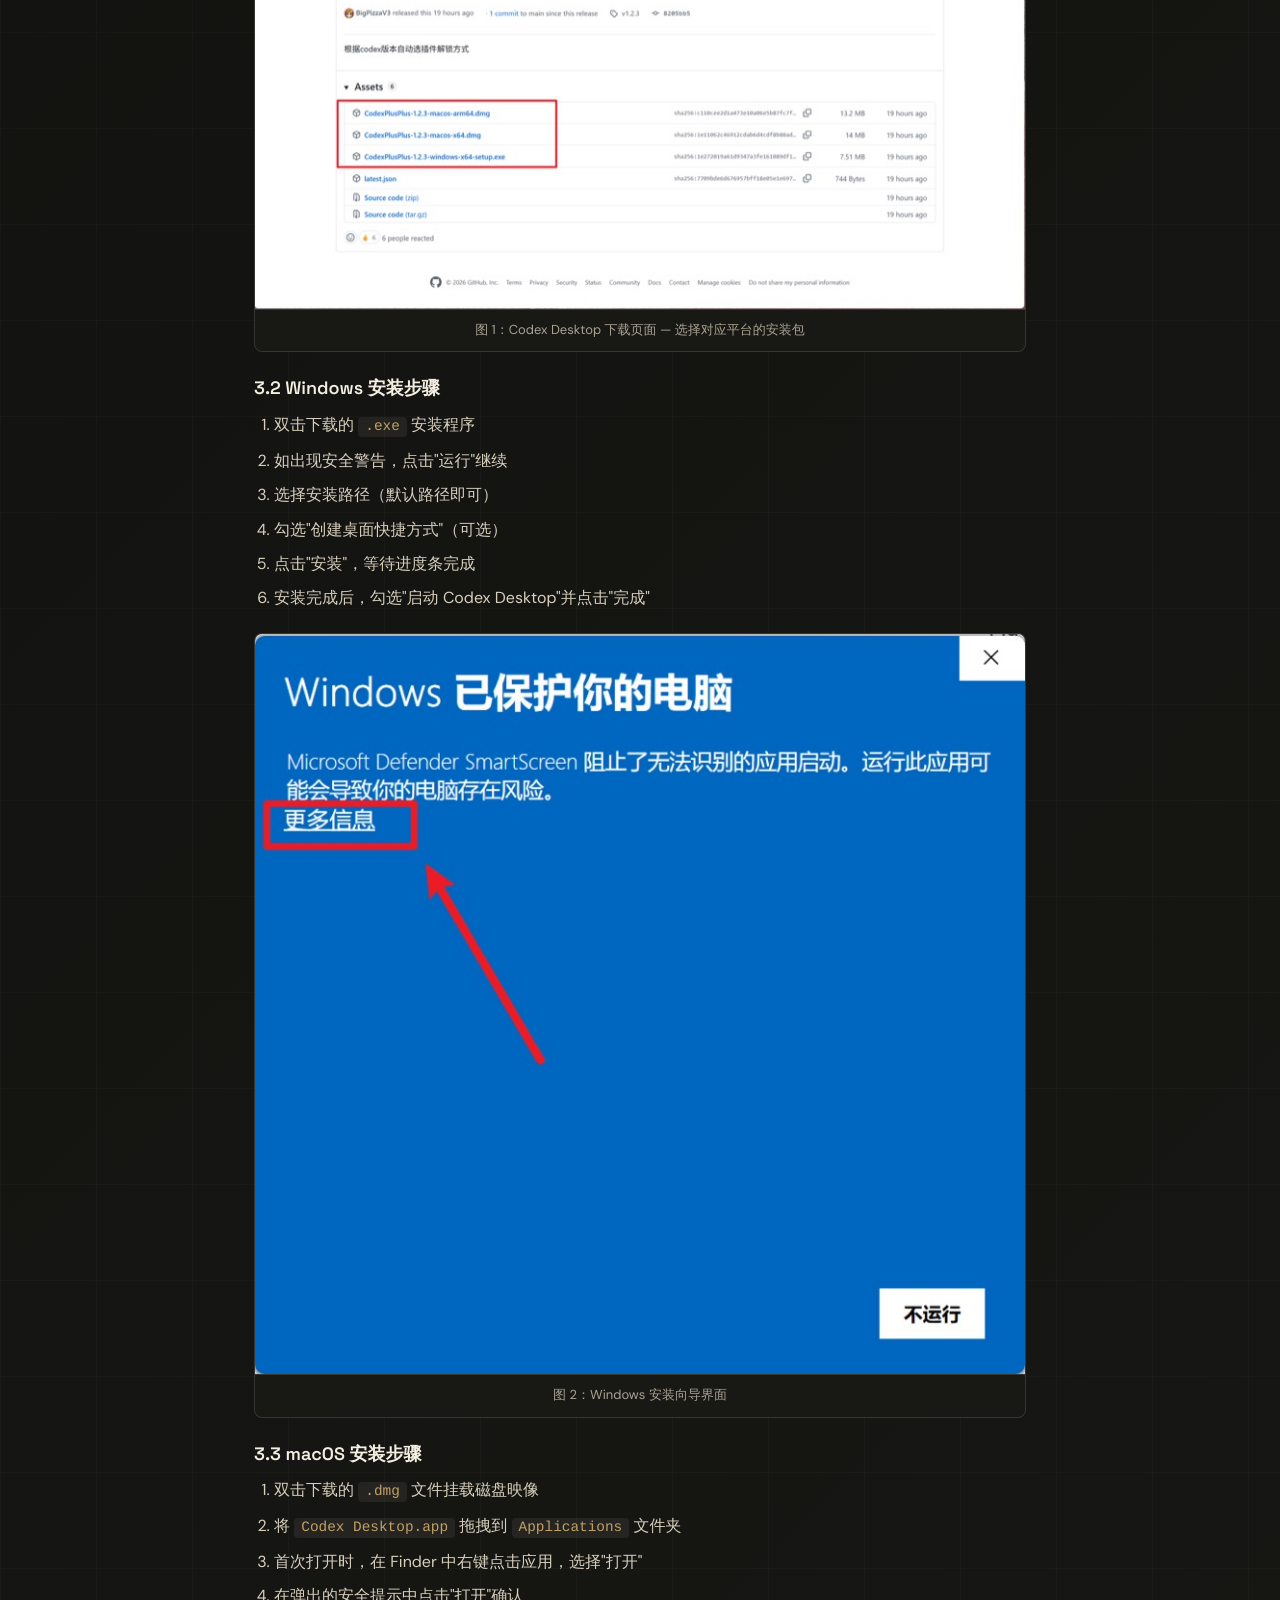
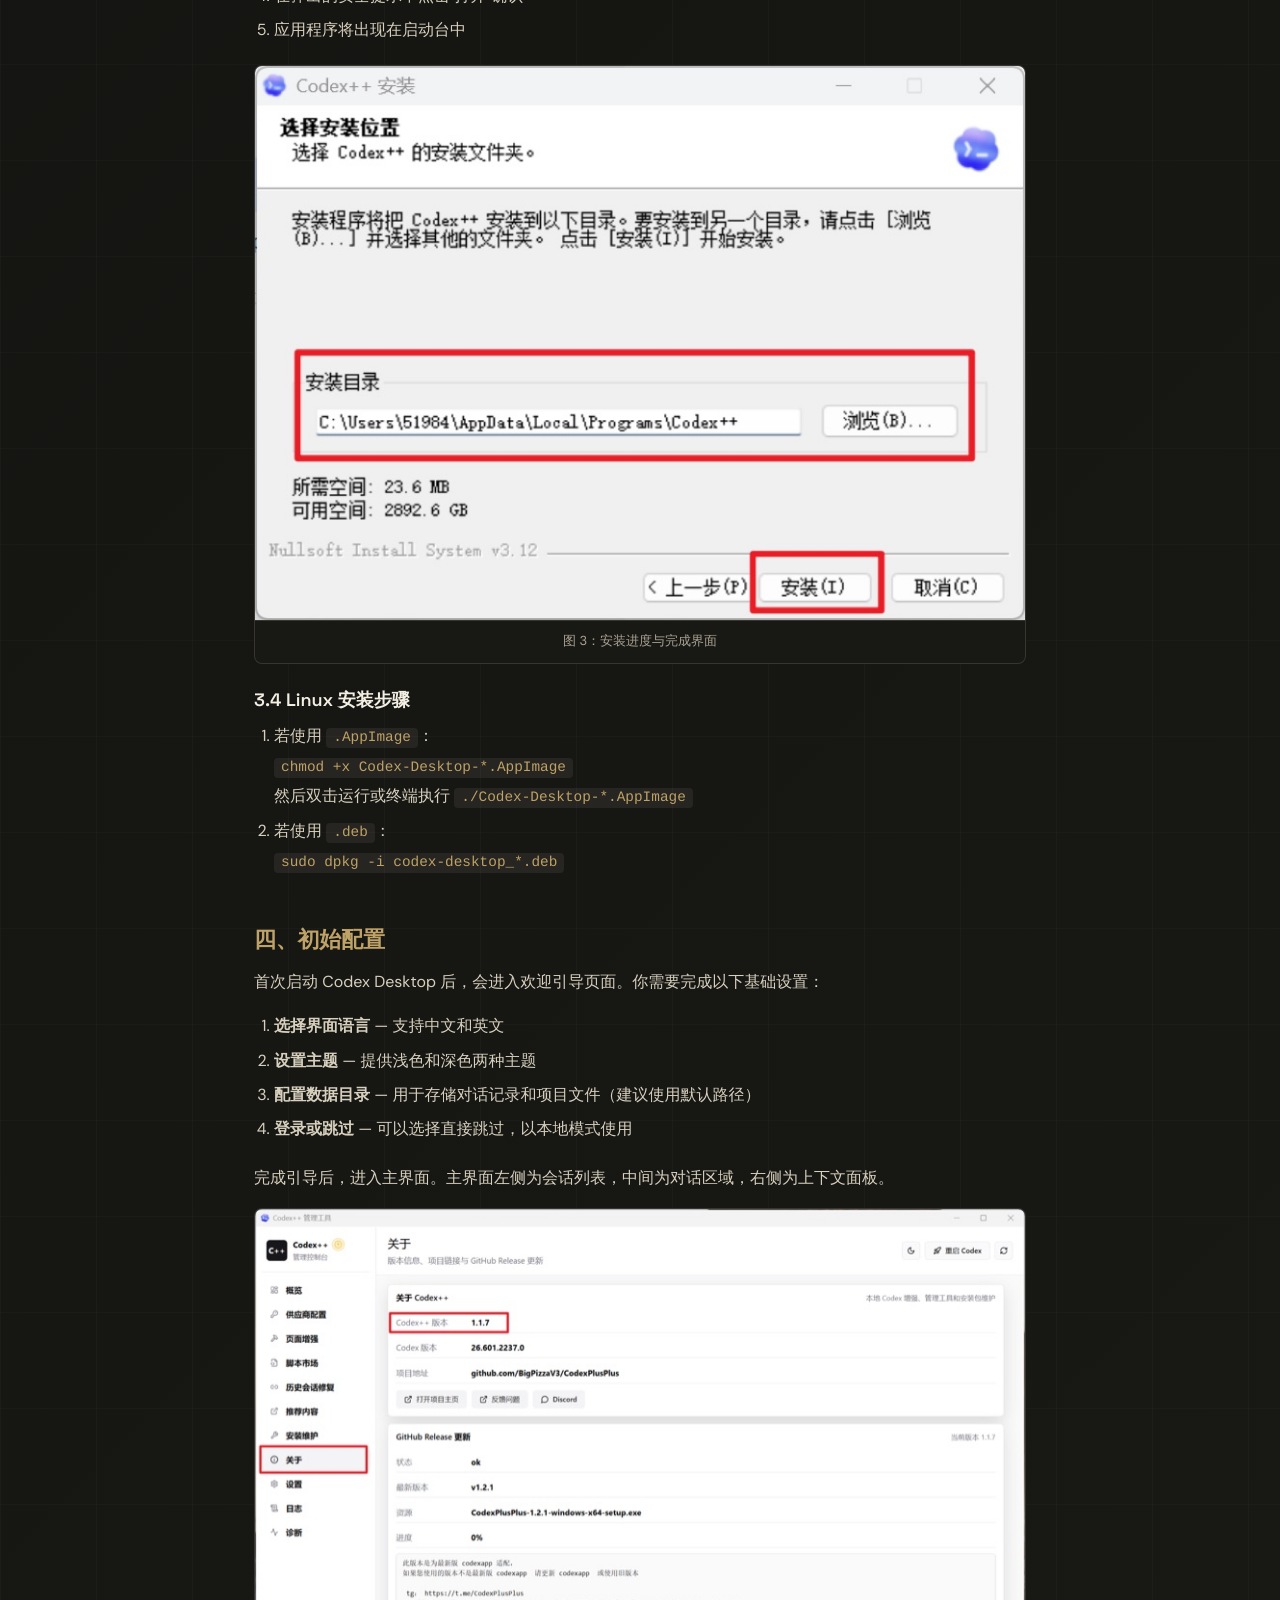
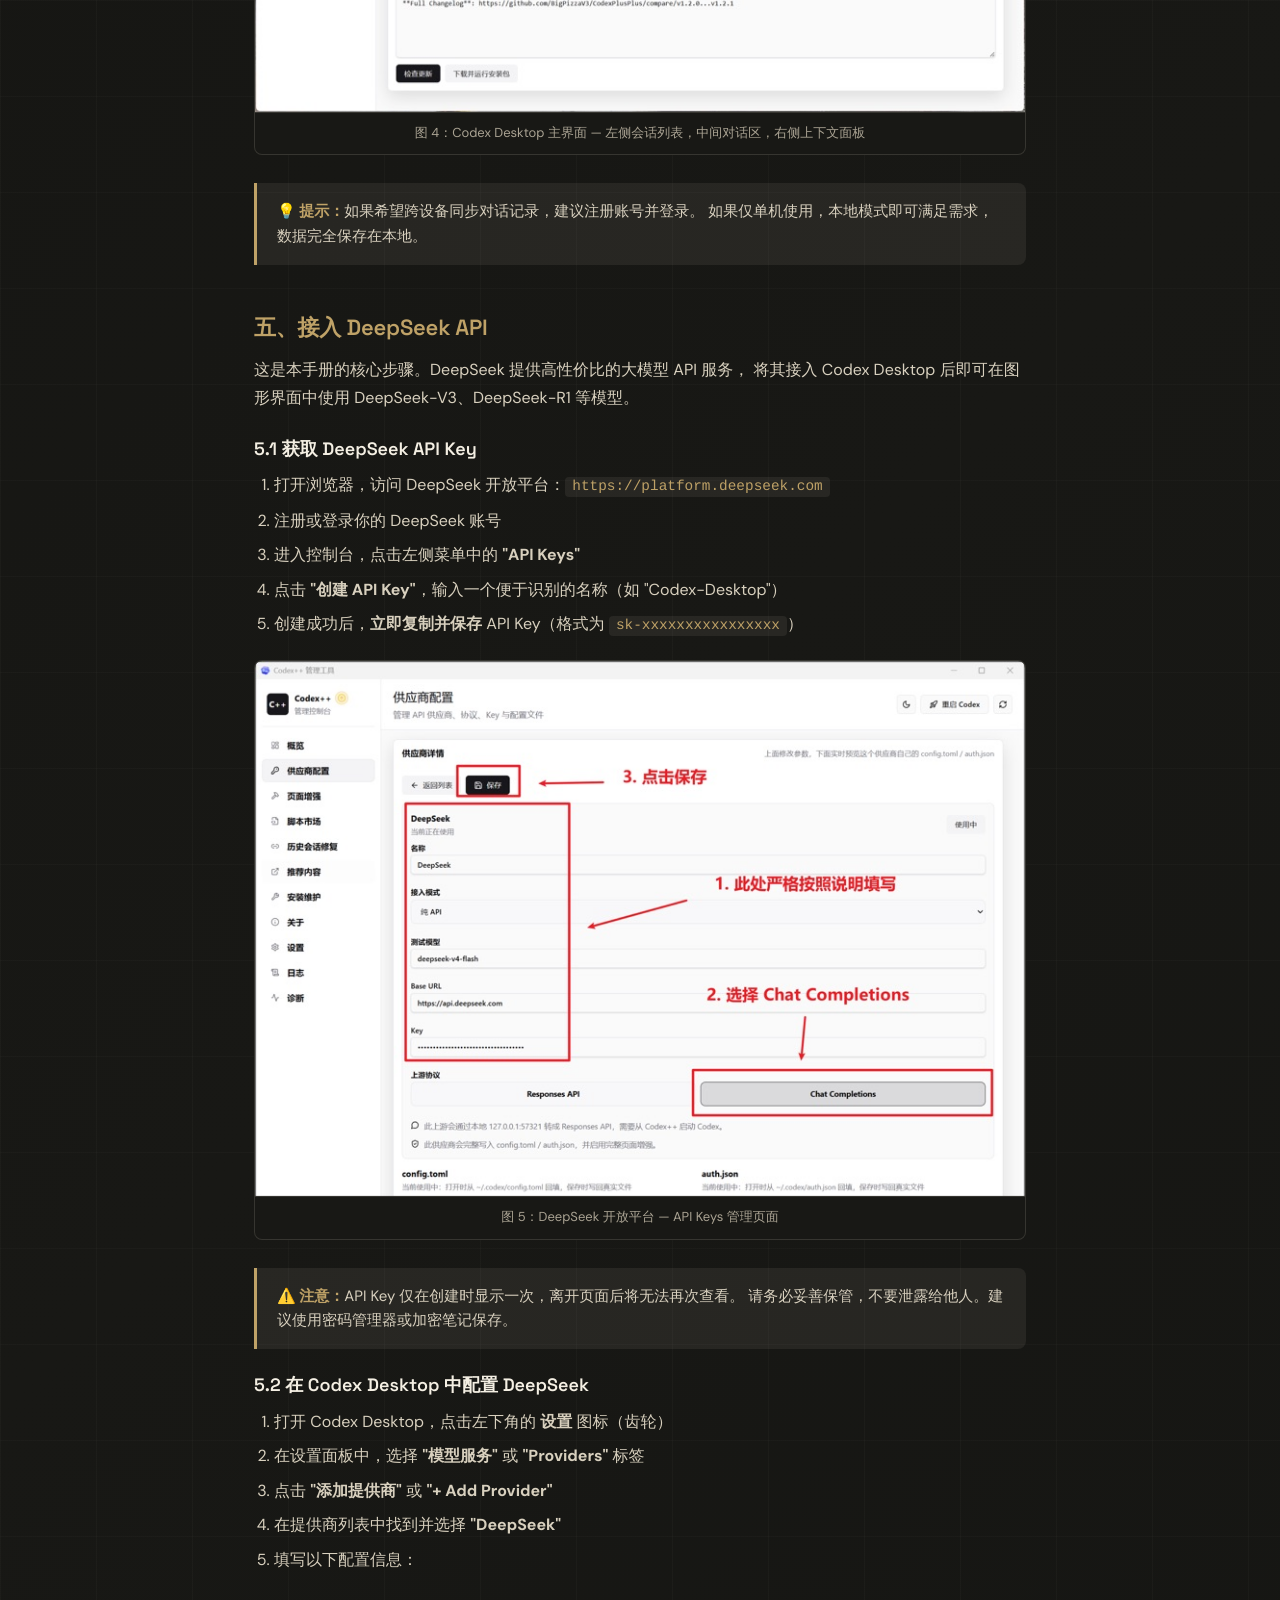
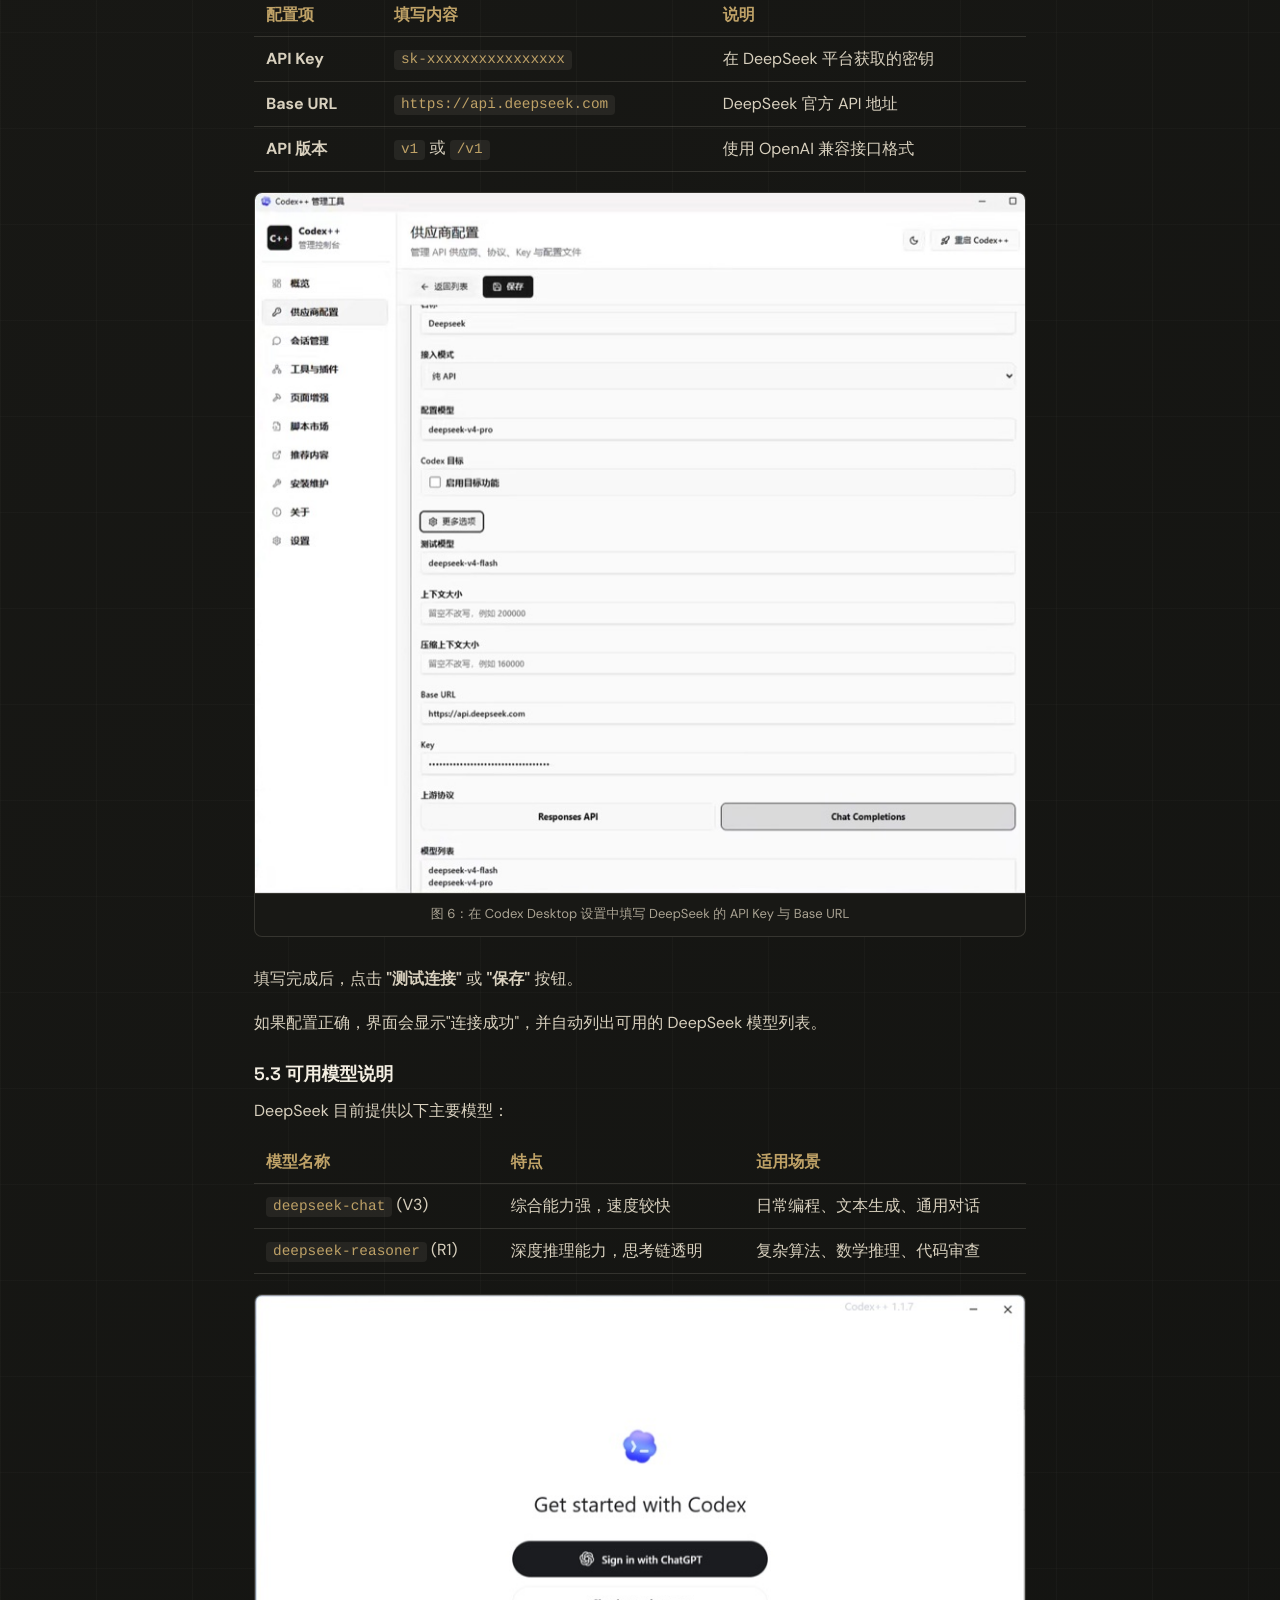
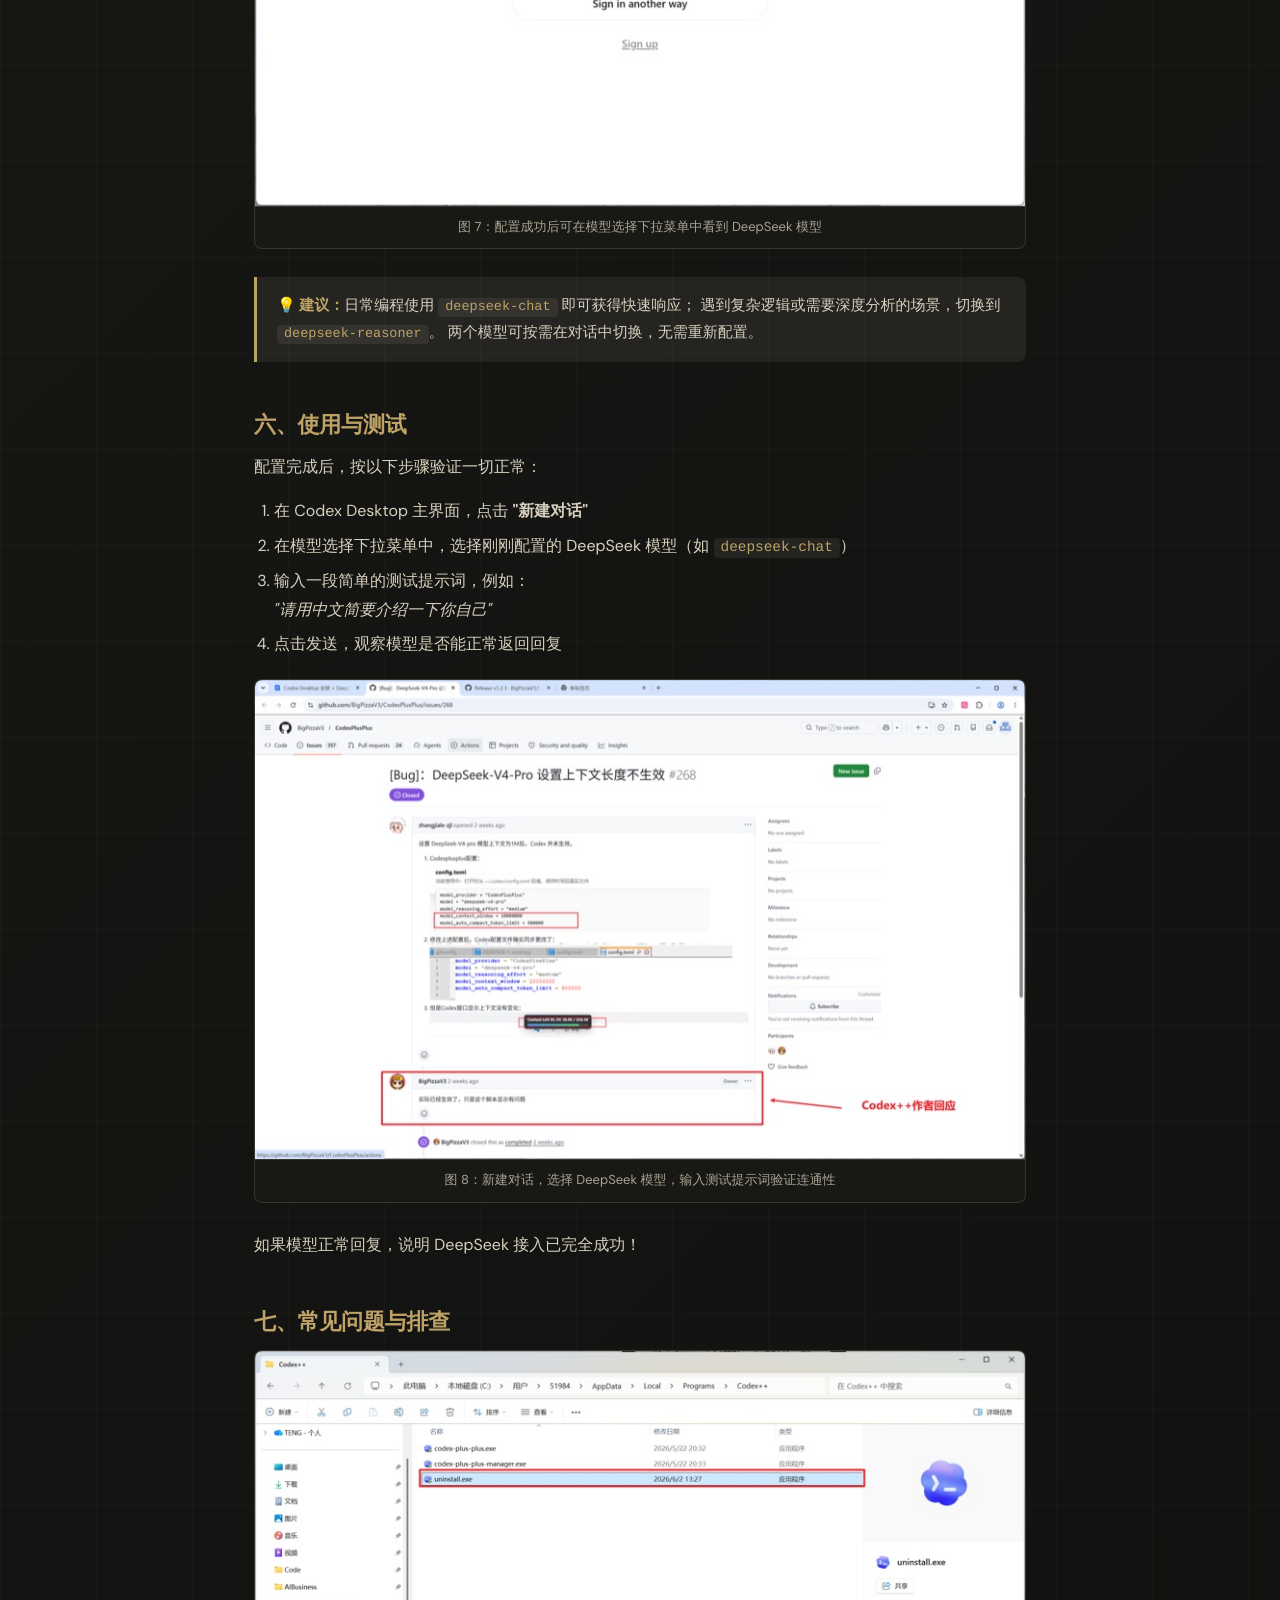
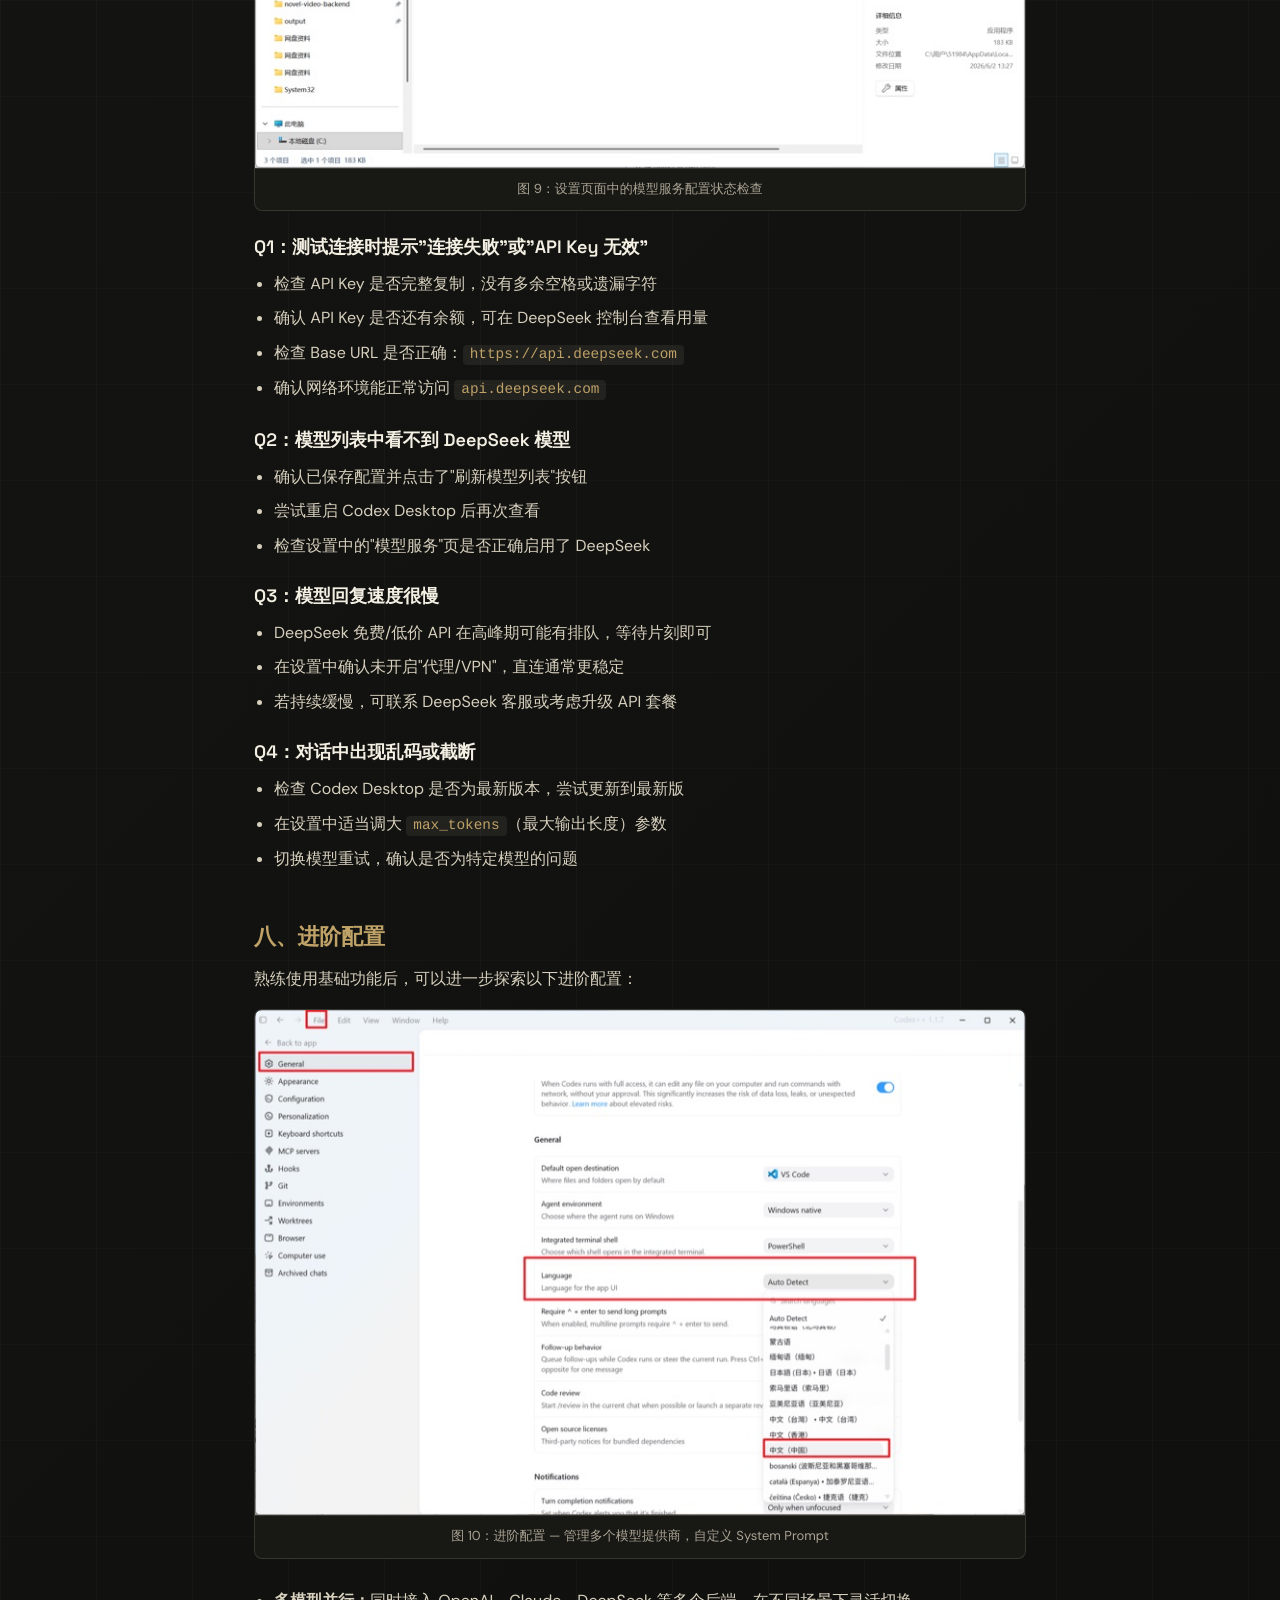
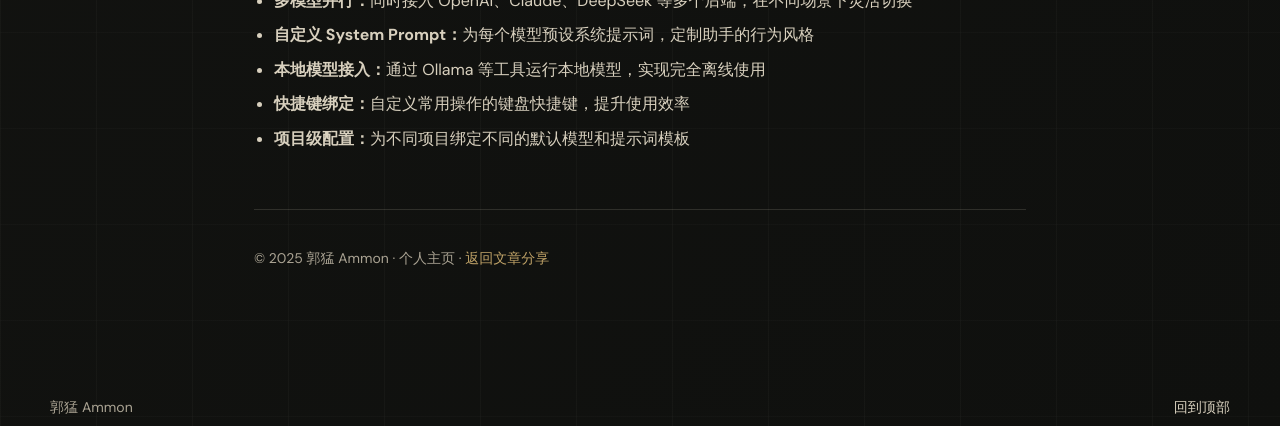
<file: docs/articles/codex-desktop-setup.html>
<!DOCTYPE html>
<html lang="zh-CN">

<head>
    <meta charset="UTF-8">
    <meta name="viewport" content="width=device-width, initial-scale=1.0">
    <title>Codex Desktop 安装与 DeepSeek 接入手册 — 郭猛 Ammon</title>
    <meta name="description" content="详细介绍 Codex Desktop 的下载安装、配置流程，以及如何接入 DeepSeek 大模型 API，包含完整的图文步骤说明。">
    <link rel="preconnect" href="https://fonts.googleapis.com">
    <link rel="preconnect" href="https://fonts.gstatic.com" crossorigin>
    <link
        href="https://fonts.googleapis.com/css2?family=DM+Sans:wght@400;500;700&family=Space+Grotesk:wght@500;600;700&display=swap"
        rel="stylesheet">
    <link rel="stylesheet" href="../css/custom.css">
    <style>
        .article-page {
            max-width: 820px;
            margin: 0 auto;
            padding: 40px 24px 80px;
        }

        .article-page .back-link {
            display: inline-flex;
            align-items: center;
            gap: 6px;
            color: var(--muted);
            text-decoration: none;
            font-size: 14px;
            margin-bottom: 32px;
            transition: color .2s;
        }

        .article-page .back-link:hover { color: var(--accent); }

        .article-header {
            margin-bottom: 40px;
            padding-bottom: 32px;
            border-bottom: 1px solid var(--line);
        }

        .article-header .article-date {
            font-size: 13px;
            color: var(--muted);
            letter-spacing: .04em;
            text-transform: uppercase;
        }

        .article-header h1 {
            font-family: var(--font-heading);
            font-size: clamp(28px, 5vw, 40px);
            font-weight: 700;
            color: var(--text);
            margin: 12px 0 16px;
            line-height: 1.25;
            letter-spacing: -.01em;
        }

        .article-header .article-summary {
            font-size: 17px;
            color: var(--muted);
            line-height: 1.7;
            max-width: 680px;
        }

        .article-body h2 {
            font-family: var(--font-heading);
            font-size: 22px;
            font-weight: 600;
            color: var(--accent);
            margin: 44px 0 16px;
            padding-top: 8px;
            letter-spacing: -.01em;
        }

        .article-body h3 {
            font-family: var(--font-heading);
            font-size: 18px;
            font-weight: 600;
            color: var(--text);
            margin: 28px 0 12px;
        }

        .article-body p {
            color: var(--soft);
            line-height: 1.78;
            margin: 0 0 16px;
        }

        .article-body ul,
        .article-body ol {
            color: var(--soft);
            line-height: 1.78;
            margin: 0 0 20px;
            padding-left: 20px;
        }

        .article-body li { margin-bottom: 6px; }

        .article-body code {
            background: var(--surface);
            color: var(--accent);
            padding: 2px 7px;
            border-radius: 4px;
            font-family: "SF Mono", "Fira Code", monospace;
            font-size: .9em;
        }

        .article-body pre {
            background: var(--bg-soft);
            border: 1px solid var(--line);
            border-radius: var(--radius);
            padding: 16px 20px;
            overflow-x: auto;
            font-size: 14px;
            line-height: 1.6;
            margin: 0 0 20px;
        }

        .article-body pre code {
            background: none;
            color: var(--soft);
            padding: 0;
        }

        .article-body figure {
            margin: 0 0 28px;
            border-radius: var(--radius);
            overflow: hidden;
            border: 1px solid var(--line);
            background: var(--bg-soft);
        }

        .article-body figure img {
            display: block;
            width: 100%;
            height: auto;
        }

        .article-body figure figcaption {
            padding: 10px 14px;
            font-size: 13px;
            color: var(--muted);
            text-align: center;
            border-top: 1px solid var(--line);
        }

        .article-body .img-row {
            display: grid;
            grid-template-columns: 1fr 1fr;
            gap: 16px;
            margin-bottom: 28px;
        }

        .article-body .img-row figure {
            margin-bottom: 0;
        }

        .article-body .tip-box {
            background: var(--surface);
            border-left: 3px solid var(--accent);
            border-radius: 0 var(--radius) var(--radius) 0;
            padding: 16px 20px;
            margin: 0 0 24px;
            color: var(--soft);
            font-size: 15px;
        }

        .article-body .tip-box strong { color: var(--accent); }

        .article-footer {
            margin-top: 56px;
            padding-top: 24px;
            border-top: 1px solid var(--line);
            color: var(--muted);
            font-size: 14px;
        }

        @media (max-width: 640px) {
            .article-page { padding: 24px 16px 56px; }
            .article-header h1 { font-size: 24px; }
            .article-body h2 { font-size: 19px; }
            .article-body .img-row {
                grid-template-columns: 1fr;
                gap: 12px;
            }
        }
    </style>
</head>

<body>
    <span id="top" class="top-anchor" aria-hidden="true"></span>
    <div class="page-shell">
        <header class="site-header">
            <a class="brand" href="../index.html" aria-label="回到主页">
                <img src="../assets/avatar.jpg" alt="郭猛 Ammon" class="brand-avatar" width="34" height="34">
                <span>郭猛 Ammon</span>
            </a>

            <nav class="desktop-nav" aria-label="主导航">
                <a href="../index.html">主页</a>
                <a href="../api-hub.html">API 聚合导航</a>
                <a href="../index.html#ai-explore">AI 探索</a>
                <a href="../index.html#articles">文章分享</a>
            </nav>

            <div class="header-actions">
                <button class="menu-toggle" type="button" data-menu-toggle aria-label="打开菜单" aria-controls="mobile-menu"
                    aria-expanded="false">
                    <span></span>
                    <span></span>
                </button>
            </div>
        </header>

        <div class="mobile-menu" id="mobile-menu" data-mobile-menu>
            <a href="../index.html">主页</a>
            <a href="../api-hub.html">API 聚合导航</a>
            <a href="../index.html#ai-explore">AI 探索</a>
            <a href="../index.html#articles">文章分享</a>
        </div>

        <main>
            <article class="article-page">
                <a class="back-link" href="../index.html#articles">← 返回文章分享</a>

                <div class="article-header">
                    <time class="article-date">2025.06</time>
                    <h1>Codex Desktop 安装与 DeepSeek 接入手册</h1>
                    <p class="article-summary">
                        详细介绍 Codex Desktop 的下载安装、配置流程，以及如何接入 DeepSeek 大模型 API。包含完整的图文步骤说明，适合初次配置的用户参考。
                    </p>
                </div>

                <div class="article-body">

                    <!-- ===== 一、简介 ===== -->
                    <h2>一、Codex Desktop 简介</h2>
                    <p>
                        Codex Desktop 是一款功能强大的桌面端 AI 编程助手，支持接入多种大语言模型（LLM）后端。
                        与网页版或终端版本不同，桌面版提供了更丰富的图形界面操作、项目管理和本地配置能力，
                        让开发者可以在统一的界面中切换不同的模型服务。
                    </p>
                    <p>主要特性包括：</p>
                    <ul>
                        <li>支持接入多个模型后端（OpenAI、Claude、DeepSeek、Ollama 等）</li>
                        <li>内置代码编辑器，支持语法高亮与智能补全</li>
                        <li>多会话管理，可在不同对话之间快速切换</li>
                        <li>本地配置文件管理，无需每次手动输入密钥</li>
                        <li>跨平台支持（Windows、macOS、Linux）</li>
                    </ul>

                    <!-- ===== 二、系统要求 ===== -->
                    <h2>二、系统要求</h2>
                    <table style="width:100%; border-collapse:collapse; margin-bottom:20px; color:var(--soft);">
                        <thead>
                            <tr style="border-bottom:1px solid var(--line);">
                                <th style="text-align:left; padding:8px 12px; color:var(--accent);">平台</th>
                                <th style="text-align:left; padding:8px 12px; color:var(--accent);">最低版本要求</th>
                            </tr>
                        </thead>
                        <tbody>
                            <tr style="border-bottom:1px solid var(--line);">
                                <td style="padding:8px 12px;">Windows</td>
                                <td style="padding:8px 12px;">Windows 10 及以上，64 位</td>
                            </tr>
                            <tr style="border-bottom:1px solid var(--line);">
                                <td style="padding:8px 12px;">macOS</td>
                                <td style="padding:8px 12px;">macOS 12 (Monterey) 及以上</td>
                            </tr>
                            <tr style="border-bottom:1px solid var(--line);">
                                <td style="padding:8px 12px;">Linux</td>
                                <td style="padding:8px 12px;">Ubuntu 20.04+ / Debian 11+ (x86_64)</td>
                            </tr>
                        </tbody>
                    </table>
                    <p>建议内存 8GB 以上，硬盘剩余空间至少 500MB。</p>

                    <!-- ===== 三、下载与安装 ===== -->
                    <h2>三、下载与安装</h2>

                    <h3>3.1 下载</h3>
                    <p>访问 Codex Desktop 官方网站下载对应平台的安装包：</p>
                    <ul>
                        <li>Windows：下载 <code>.exe</code> 安装程序</li>
                        <li>macOS：下载 <code>.dmg</code> 磁盘映像文件</li>
                        <li>Linux：下载 <code>.AppImage</code> 或 <code>.deb</code> 包</li>
                    </ul>

                    <figure>
                        <img src="images/step-001.jpg" alt="Codex Desktop 下载页面" loading="lazy">
                        <figcaption>图 1：Codex Desktop 下载页面 — 选择对应平台的安装包</figcaption>
                    </figure>

                    <h3>3.2 Windows 安装步骤</h3>
                    <ol>
                        <li>双击下载的 <code>.exe</code> 安装程序</li>
                        <li>如出现安全警告，点击"运行"继续</li>
                        <li>选择安装路径（默认路径即可）</li>
                        <li>勾选"创建桌面快捷方式"（可选）</li>
                        <li>点击"安装"，等待进度条完成</li>
                        <li>安装完成后，勾选"启动 Codex Desktop"并点击"完成"</li>
                    </ol>

                    <figure>
                        <img src="images/step-002.jpg" alt="Windows 安装向导" loading="lazy">
                        <figcaption>图 2：Windows 安装向导界面</figcaption>
                    </figure>

                    <h3>3.3 macOS 安装步骤</h3>
                    <ol>
                        <li>双击下载的 <code>.dmg</code> 文件挂载磁盘映像</li>
                        <li>将 <code>Codex Desktop.app</code> 拖拽到 <code>Applications</code> 文件夹</li>
                        <li>首次打开时，在 Finder 中右键点击应用，选择"打开"</li>
                        <li>在弹出的安全提示中点击"打开"确认</li>
                        <li>应用程序将出现在启动台中</li>
                    </ol>

                    <figure>
                        <img src="images/step-005.jpg" alt="安装进度示意" loading="lazy">
                        <figcaption>图 3：安装进度与完成界面</figcaption>
                    </figure>

                    <h3>3.4 Linux 安装步骤</h3>
                    <ol>
                        <li>若使用 <code>.AppImage</code>：<br>
                            <code>chmod +x Codex-Desktop-*.AppImage</code><br>
                            然后双击运行或终端执行 <code>./Codex-Desktop-*.AppImage</code>
                        </li>
                        <li>若使用 <code>.deb</code>：<br>
                            <code>sudo dpkg -i codex-desktop_*.deb</code>
                        </li>
                    </ol>

                    <!-- ===== 四、初始配置 ===== -->
                    <h2>四、初始配置</h2>
                    <p>首次启动 Codex Desktop 后，会进入欢迎引导页面。你需要完成以下基础设置：</p>
                    <ol>
                        <li><strong>选择界面语言</strong> — 支持中文和英文</li>
                        <li><strong>设置主题</strong> — 提供浅色和深色两种主题</li>
                        <li><strong>配置数据目录</strong> — 用于存储对话记录和项目文件（建议使用默认路径）</li>
                        <li><strong>登录或跳过</strong> — 可以选择直接跳过，以本地模式使用</li>
                    </ol>
                    <p>完成引导后，进入主界面。主界面左侧为会话列表，中间为对话区域，右侧为上下文面板。</p>

                    <figure>
                        <img src="images/step-008.jpg" alt="Codex Desktop 主界面概览" loading="lazy">
                        <figcaption>图 4：Codex Desktop 主界面 — 左侧会话列表，中间对话区，右侧上下文面板</figcaption>
                    </figure>

                    <div class="tip-box">
                        <strong>💡 提示：</strong>如果希望跨设备同步对话记录，建议注册账号并登录。
                        如果仅单机使用，本地模式即可满足需求，数据完全保存在本地。
                    </div>

                    <!-- ===== 五、接入 DeepSeek API ===== -->
                    <h2>五、接入 DeepSeek API</h2>
                    <p>
                        这是本手册的核心步骤。DeepSeek 提供高性价比的大模型 API 服务，
                        将其接入 Codex Desktop 后即可在图形界面中使用 DeepSeek-V3、DeepSeek-R1 等模型。
                    </p>

                    <h3>5.1 获取 DeepSeek API Key</h3>
                    <ol>
                        <li>打开浏览器，访问 DeepSeek 开放平台：<code>https://platform.deepseek.com</code></li>
                        <li>注册或登录你的 DeepSeek 账号</li>
                        <li>进入控制台，点击左侧菜单中的 <strong>"API Keys"</strong></li>
                        <li>点击 <strong>"创建 API Key"</strong>，输入一个便于识别的名称（如 "Codex-Desktop"）</li>
                        <li>创建成功后，<strong>立即复制并保存</strong> API Key（格式为 <code>sk-xxxxxxxxxxxxxxxx</code>）</li>
                    </ol>

                    <figure>
                        <img src="images/step-011.jpg" alt="DeepSeek 开放平台 API Keys 页面" loading="lazy">
                        <figcaption>图 5：DeepSeek 开放平台 — API Keys 管理页面</figcaption>
                    </figure>

                    <div class="tip-box">
                        <strong>⚠️ 注意：</strong>API Key 仅在创建时显示一次，离开页面后将无法再次查看。
                        请务必妥善保管，不要泄露给他人。建议使用密码管理器或加密笔记保存。
                    </div>

                    <h3>5.2 在 Codex Desktop 中配置 DeepSeek</h3>
                    <ol>
                        <li>打开 Codex Desktop，点击左下角的 <strong>设置</strong> 图标（齿轮）</li>
                        <li>在设置面板中，选择 <strong>"模型服务"</strong> 或 <strong>"Providers"</strong> 标签</li>
                        <li>点击 <strong>"添加提供商"</strong> 或 <strong>"+ Add Provider"</strong></li>
                        <li>在提供商列表中找到并选择 <strong>"DeepSeek"</strong></li>
                        <li>填写以下配置信息：</li>
                    </ol>

                    <table style="width:100%; border-collapse:collapse; margin:12px 0 20px; color:var(--soft);">
                        <thead>
                            <tr style="border-bottom:1px solid var(--line);">
                                <th style="text-align:left; padding:8px 12px; color:var(--accent);">配置项</th>
                                <th style="text-align:left; padding:8px 12px; color:var(--accent);">填写内容</th>
                                <th style="text-align:left; padding:8px 12px; color:var(--accent);">说明</th>
                            </tr>
                        </thead>
                        <tbody>
                            <tr style="border-bottom:1px solid var(--line);">
                                <td style="padding:8px 12px;"><strong>API Key</strong></td>
                                <td style="padding:8px 12px;"><code>sk-xxxxxxxxxxxxxxxx</code></td>
                                <td style="padding:8px 12px;">在 DeepSeek 平台获取的密钥</td>
                            </tr>
                            <tr style="border-bottom:1px solid var(--line);">
                                <td style="padding:8px 12px;"><strong>Base URL</strong></td>
                                <td style="padding:8px 12px;"><code>https://api.deepseek.com</code></td>
                                <td style="padding:8px 12px;">DeepSeek 官方 API 地址</td>
                            </tr>
                            <tr style="border-bottom:1px solid var(--line);">
                                <td style="padding:8px 12px;"><strong>API 版本</strong></td>
                                <td style="padding:8px 12px;"><code>v1</code> 或 <code>/v1</code></td>
                                <td style="padding:8px 12px;">使用 OpenAI 兼容接口格式</td>
                            </tr>
                        </tbody>
                    </table>

                    <figure>
                        <img src="images/step-012.jpg" alt="在 Codex Desktop 中填写 DeepSeek 配置" loading="lazy">
                        <figcaption>图 6：在 Codex Desktop 设置中填写 DeepSeek 的 API Key 与 Base URL</figcaption>
                    </figure>

                    <p>填写完成后，点击 <strong>"测试连接"</strong> 或 <strong>"保存"</strong> 按钮。</p>
                    <p>如果配置正确，界面会显示"连接成功"，并自动列出可用的 DeepSeek 模型列表。</p>

                    <h3>5.3 可用模型说明</h3>
                    <p>DeepSeek 目前提供以下主要模型：</p>
                    <table style="width:100%; border-collapse:collapse; margin-bottom:20px; color:var(--soft);">
                        <thead>
                            <tr style="border-bottom:1px solid var(--line);">
                                <th style="text-align:left; padding:8px 12px; color:var(--accent);">模型名称</th>
                                <th style="text-align:left; padding:8px 12px; color:var(--accent);">特点</th>
                                <th style="text-align:left; padding:8px 12px; color:var(--accent);">适用场景</th>
                            </tr>
                        </thead>
                        <tbody>
                            <tr style="border-bottom:1px solid var(--line);">
                                <td style="padding:8px 12px;"><code>deepseek-chat</code> (V3)</td>
                                <td style="padding:8px 12px;">综合能力强，速度较快</td>
                                <td style="padding:8px 12px;">日常编程、文本生成、通用对话</td>
                            </tr>
                            <tr style="border-bottom:1px solid var(--line);">
                                <td style="padding:8px 12px;"><code>deepseek-reasoner</code> (R1)</td>
                                <td style="padding:8px 12px;">深度推理能力，思考链透明</td>
                                <td style="padding:8px 12px;">复杂算法、数学推理、代码审查</td>
                            </tr>
                        </tbody>
                    </table>

                    <figure>
                        <img src="images/step-020.jpg" alt="模型列表中选择 DeepSeek 模型" loading="lazy">
                        <figcaption>图 7：配置成功后可在模型选择下拉菜单中看到 DeepSeek 模型</figcaption>
                    </figure>

                    <div class="tip-box">
                        <strong>💡 建议：</strong>日常编程使用 <code>deepseek-chat</code> 即可获得快速响应；
                        遇到复杂逻辑或需要深度分析的场景，切换到 <code>deepseek-reasoner</code>。
                        两个模型可按需在对话中切换，无需重新配置。
                    </div>

                    <!-- ===== 六、使用与测试 ===== -->
                    <h2>六、使用与测试</h2>
                    <p>配置完成后，按以下步骤验证一切正常：</p>
                    <ol>
                        <li>在 Codex Desktop 主界面，点击 <strong>"新建对话"</strong></li>
                        <li>在模型选择下拉菜单中，选择刚刚配置的 DeepSeek 模型（如 <code>deepseek-chat</code>）</li>
                        <li>输入一段简单的测试提示词，例如：<br>
                            <em>"请用中文简要介绍一下你自己"</em>
                        </li>
                        <li>点击发送，观察模型是否能正常返回回复</li>
                    </ol>

                    <figure>
                        <img src="images/step-048.jpg" alt="新建对话并选择 DeepSeek 模型进行测试" loading="lazy">
                        <figcaption>图 8：新建对话，选择 DeepSeek 模型，输入测试提示词验证连通性</figcaption>
                    </figure>

                    <p>如果模型正常回复，说明 DeepSeek 接入已完全成功！</p>

                    <!-- ===== 七、常见问题 ===== -->
                    <h2>七、常见问题与排查</h2>

                    <figure>
                        <img src="images/step-053.jpg" alt="常见配置问题排查" loading="lazy">
                        <figcaption>图 9：设置页面中的模型服务配置状态检查</figcaption>
                    </figure>

                    <h3>Q1：测试连接时提示"连接失败"或"API Key 无效"</h3>
                    <ul>
                        <li>检查 API Key 是否完整复制，没有多余空格或遗漏字符</li>
                        <li>确认 API Key 是否还有余额，可在 DeepSeek 控制台查看用量</li>
                        <li>检查 Base URL 是否正确：<code>https://api.deepseek.com</code></li>
                        <li>确认网络环境能正常访问 <code>api.deepseek.com</code></li>
                    </ul>

                    <h3>Q2：模型列表中看不到 DeepSeek 模型</h3>
                    <ul>
                        <li>确认已保存配置并点击了"刷新模型列表"按钮</li>
                        <li>尝试重启 Codex Desktop 后再次查看</li>
                        <li>检查设置中的"模型服务"页是否正确启用了 DeepSeek</li>
                    </ul>

                    <h3>Q3：模型回复速度很慢</h3>
                    <ul>
                        <li>DeepSeek 免费/低价 API 在高峰期可能有排队，等待片刻即可</li>
                        <li>在设置中确认未开启"代理/VPN"，直连通常更稳定</li>
                        <li>若持续缓慢，可联系 DeepSeek 客服或考虑升级 API 套餐</li>
                    </ul>

                    <h3>Q4：对话中出现乱码或截断</h3>
                    <ul>
                        <li>检查 Codex Desktop 是否为最新版本，尝试更新到最新版</li>
                        <li>在设置中适当调大 <code>max_tokens</code>（最大输出长度）参数</li>
                        <li>切换模型重试，确认是否为特定模型的问题</li>
                    </ul>

                    <!-- ===== 八、进阶配置 ===== -->
                    <h2>八、进阶配置</h2>
                    <p>熟练使用基础功能后，可以进一步探索以下进阶配置：</p>

                    <figure>
                        <img src="images/step-059.jpg" alt="多模型配置与进阶设置" loading="lazy">
                        <figcaption>图 10：进阶配置 — 管理多个模型提供商，自定义 System Prompt</figcaption>
                    </figure>

                    <ul>
                        <li><strong>多模型并行：</strong>同时接入 OpenAI、Claude、DeepSeek 等多个后端，在不同场景下灵活切换</li>
                        <li><strong>自定义 System Prompt：</strong>为每个模型预设系统提示词，定制助手的行为风格</li>
                        <li><strong>本地模型接入：</strong>通过 Ollama 等工具运行本地模型，实现完全离线使用</li>
                        <li><strong>快捷键绑定：</strong>自定义常用操作的键盘快捷键，提升使用效率</li>
                        <li><strong>项目级配置：</strong>为不同项目绑定不同的默认模型和提示词模板</li>
                    </ul>

                </div>

                <div class="article-footer">
                    <p>© 2025 郭猛 Ammon · 个人主页 · <a href="../index.html#articles" style="color:var(--accent);">返回文章分享</a></p>
                </div>
            </article>
        </main>

        <footer class="site-footer section">
            <span>郭猛 Ammon</span>
            <a href="#top">回到顶部</a>
        </footer>
    </div>

    <script>history.scrollRestoration = 'manual';</script>
    <script>
        document.querySelector('[data-menu-toggle]')?.addEventListener('click', function (e) {
            const open = document.body.classList.toggle('menu-open');
            document.querySelector('[data-mobile-menu]')?.classList.toggle('active', open);
            e.currentTarget.setAttribute('aria-expanded', String(open));
            e.currentTarget.setAttribute('aria-label', open ? '关闭菜单' : '打开菜单');
        });

        document.querySelectorAll('#mobile-menu a').forEach(link => {
            link.addEventListener('click', () => {
                document.body.classList.remove('menu-open');
                document.querySelector('[data-mobile-menu]')?.classList.remove('active');
                const btn = document.querySelector('[data-menu-toggle]');
                if (btn) { btn.setAttribute('aria-expanded', 'false'); btn.setAttribute('aria-label', '打开菜单'); }
            });
        });
    </script>
</body>

</html>
</file>
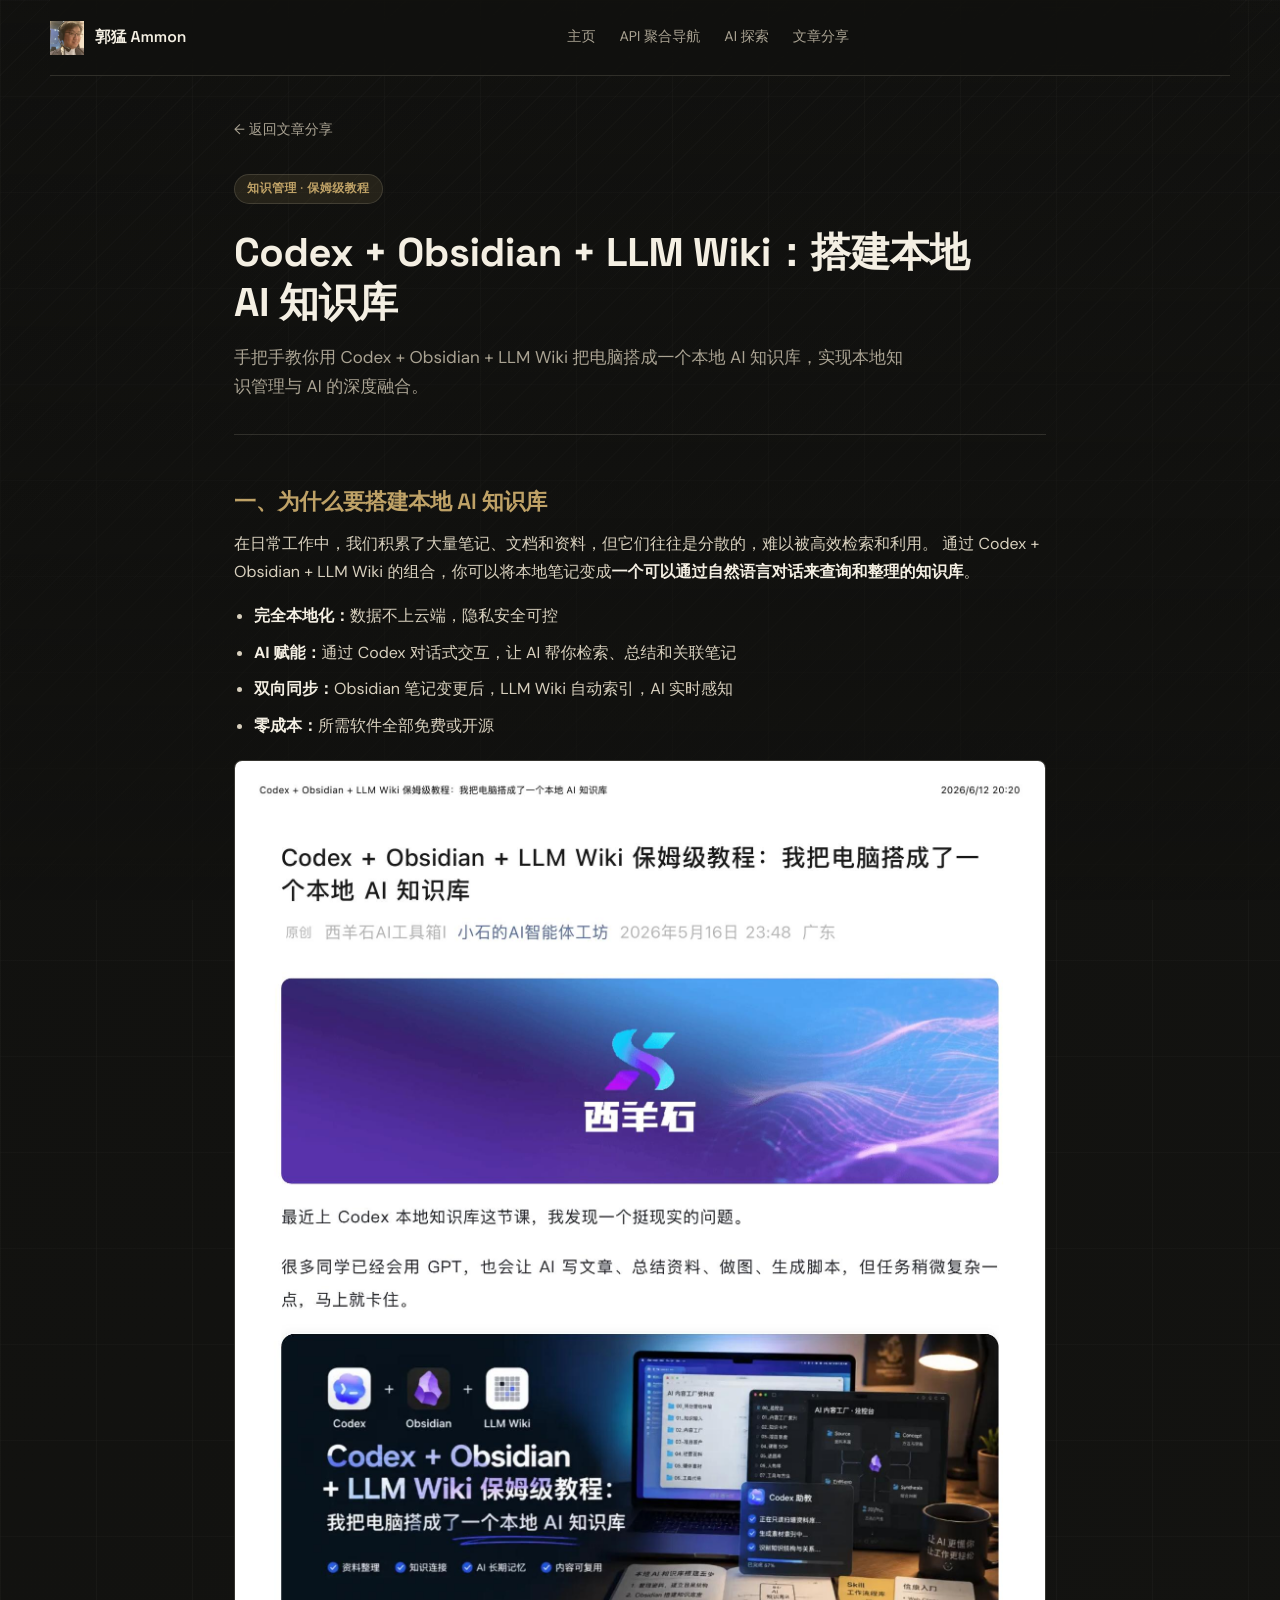
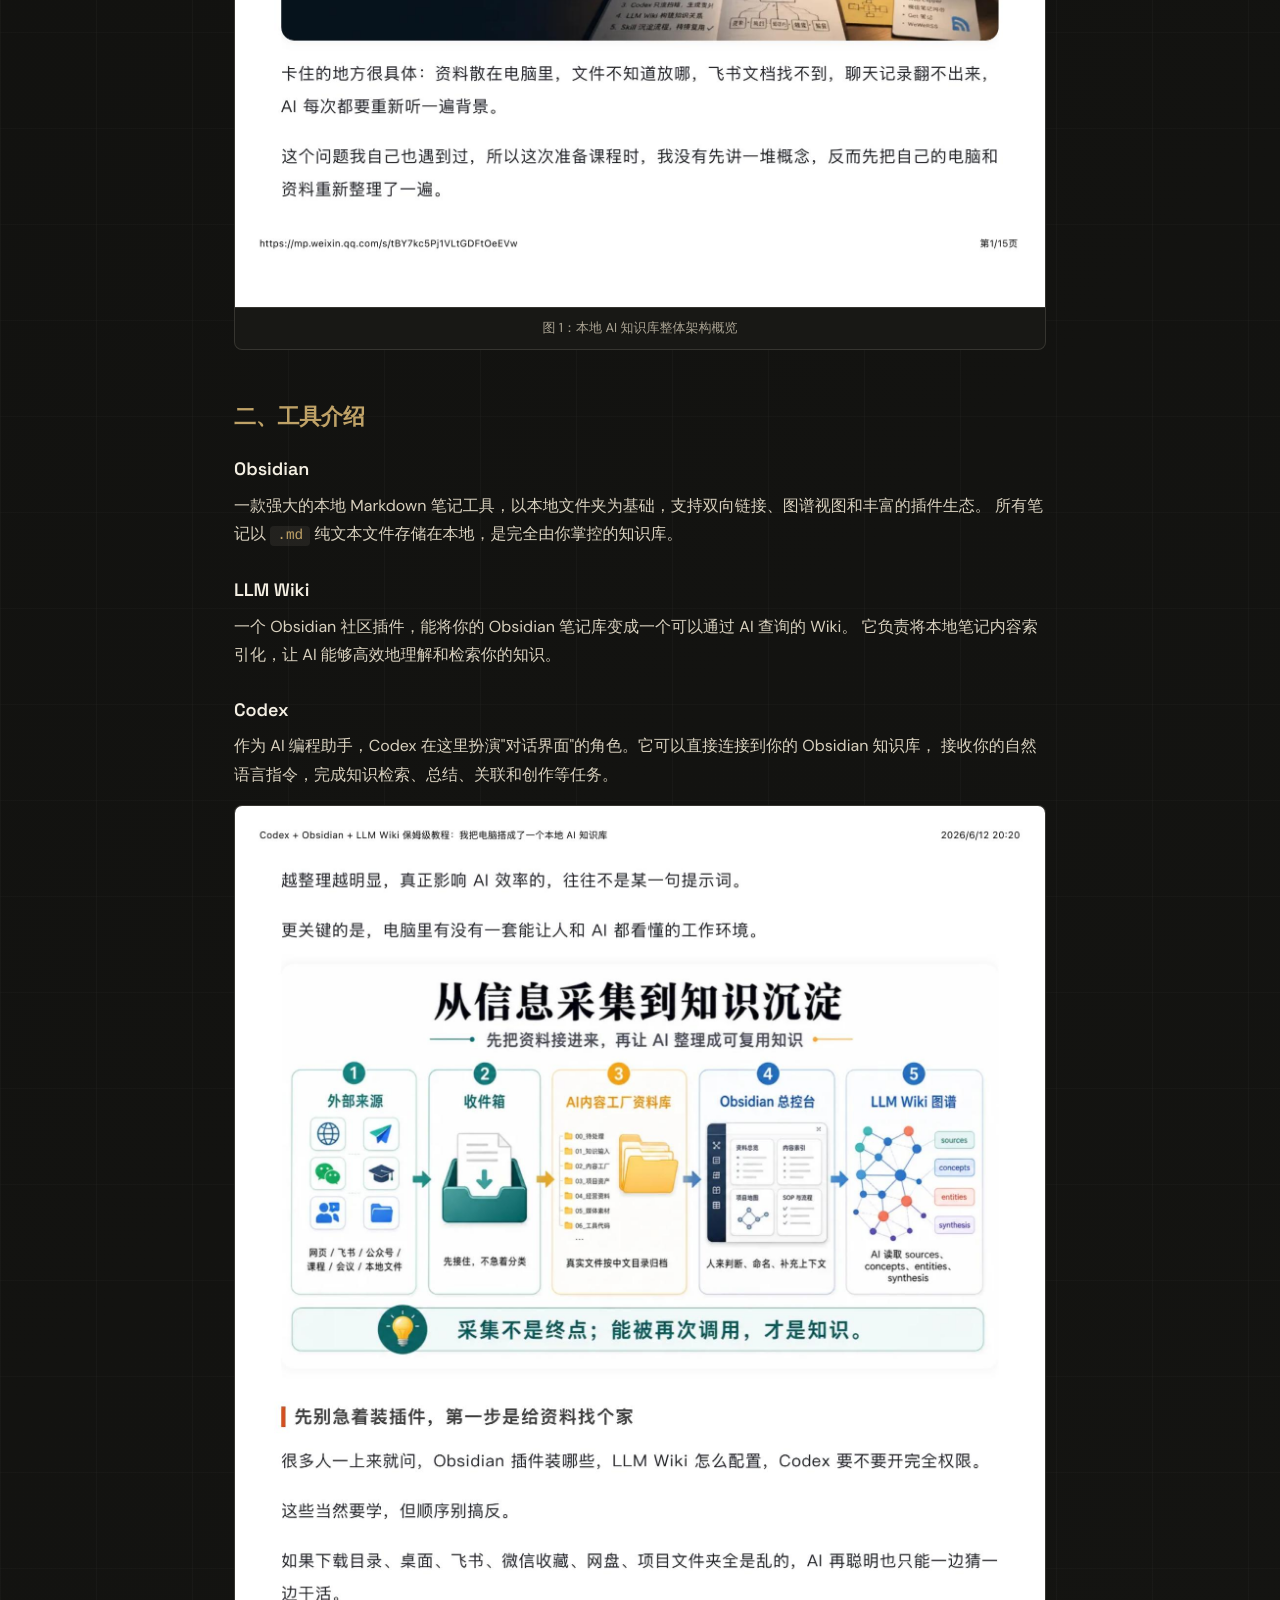
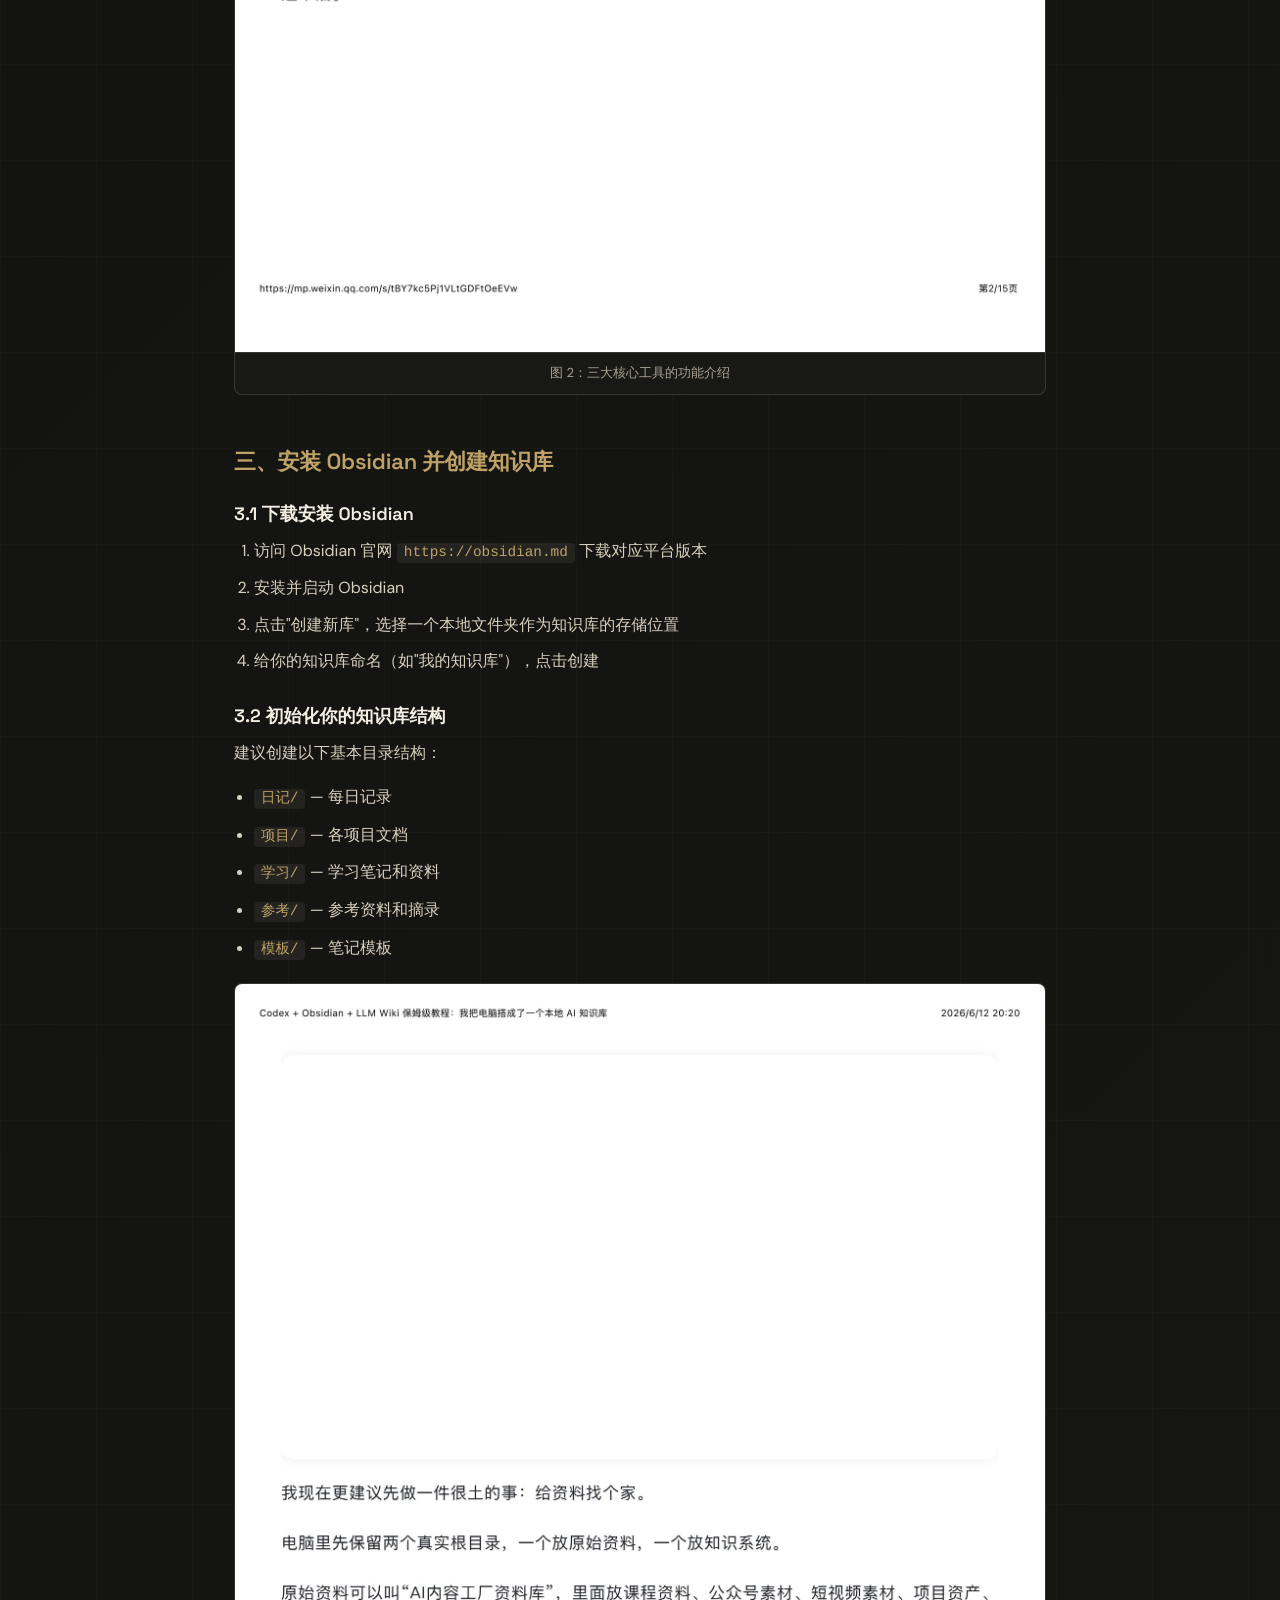
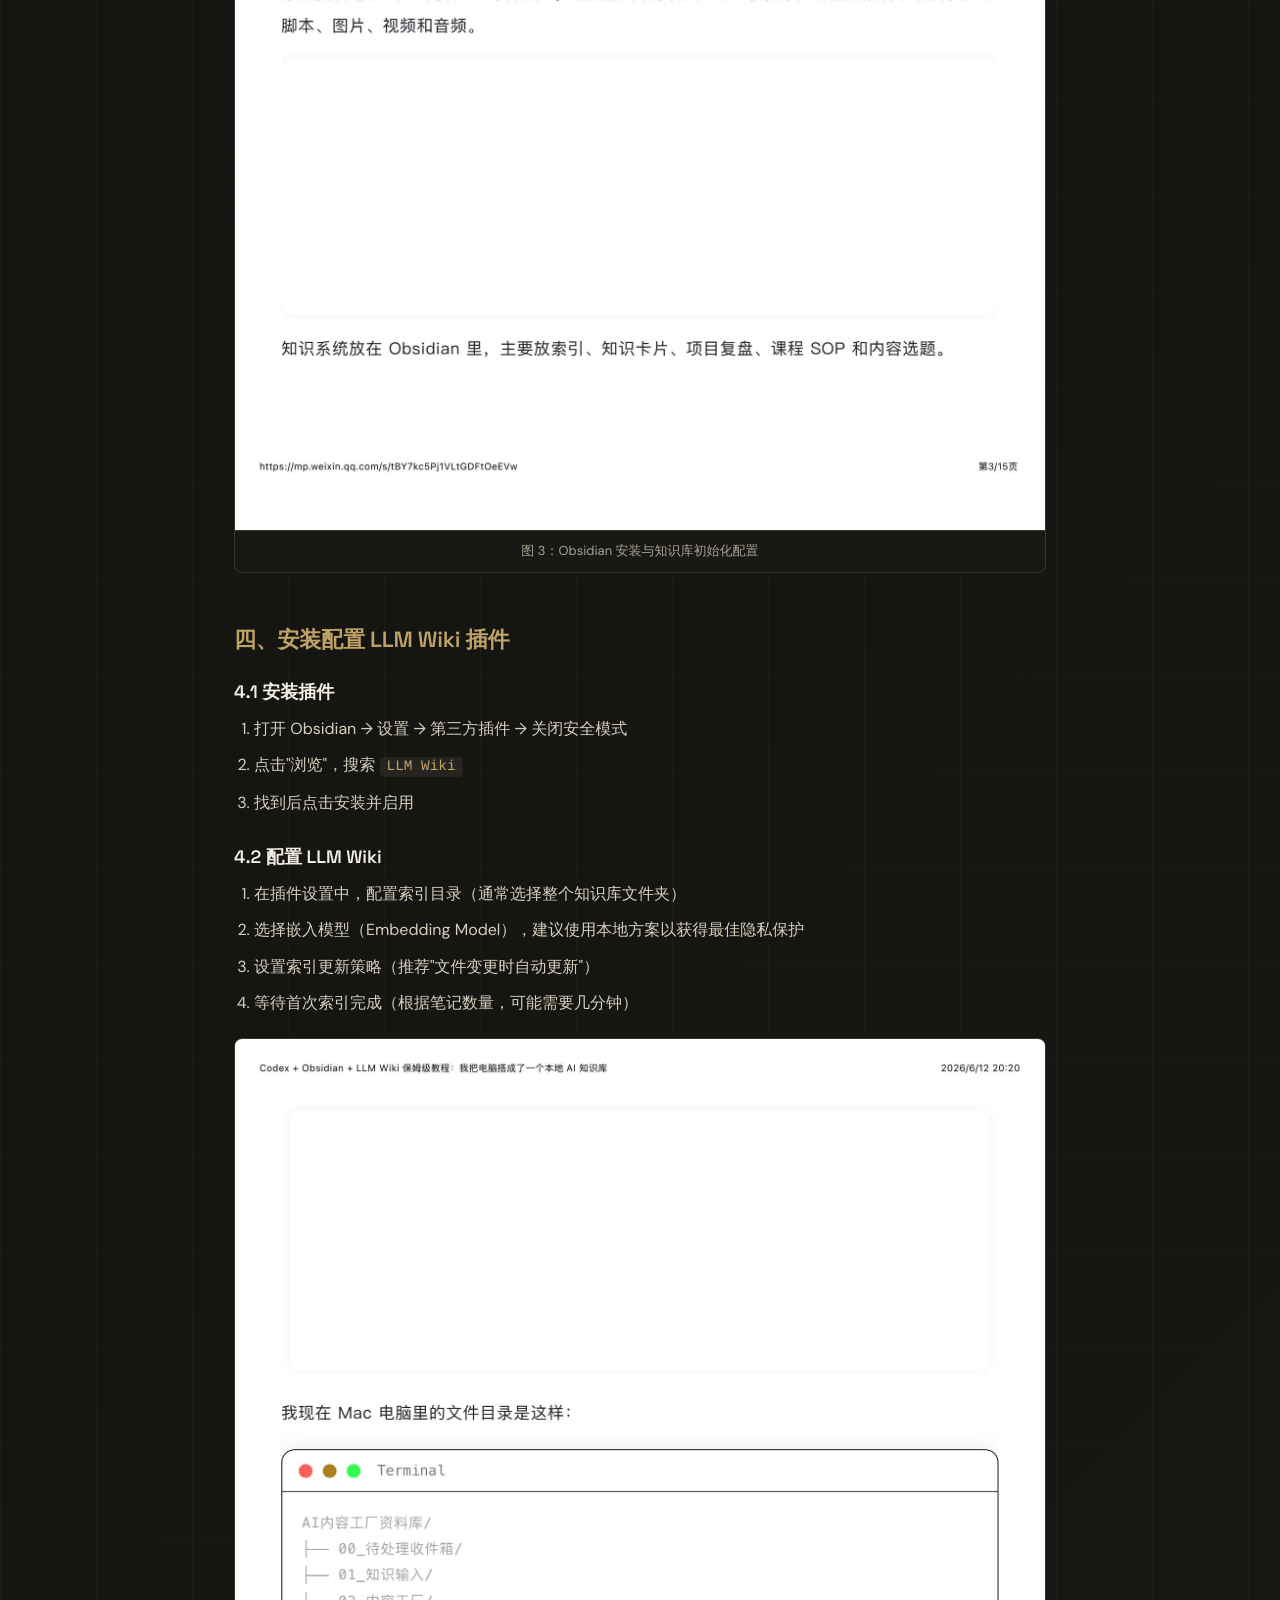
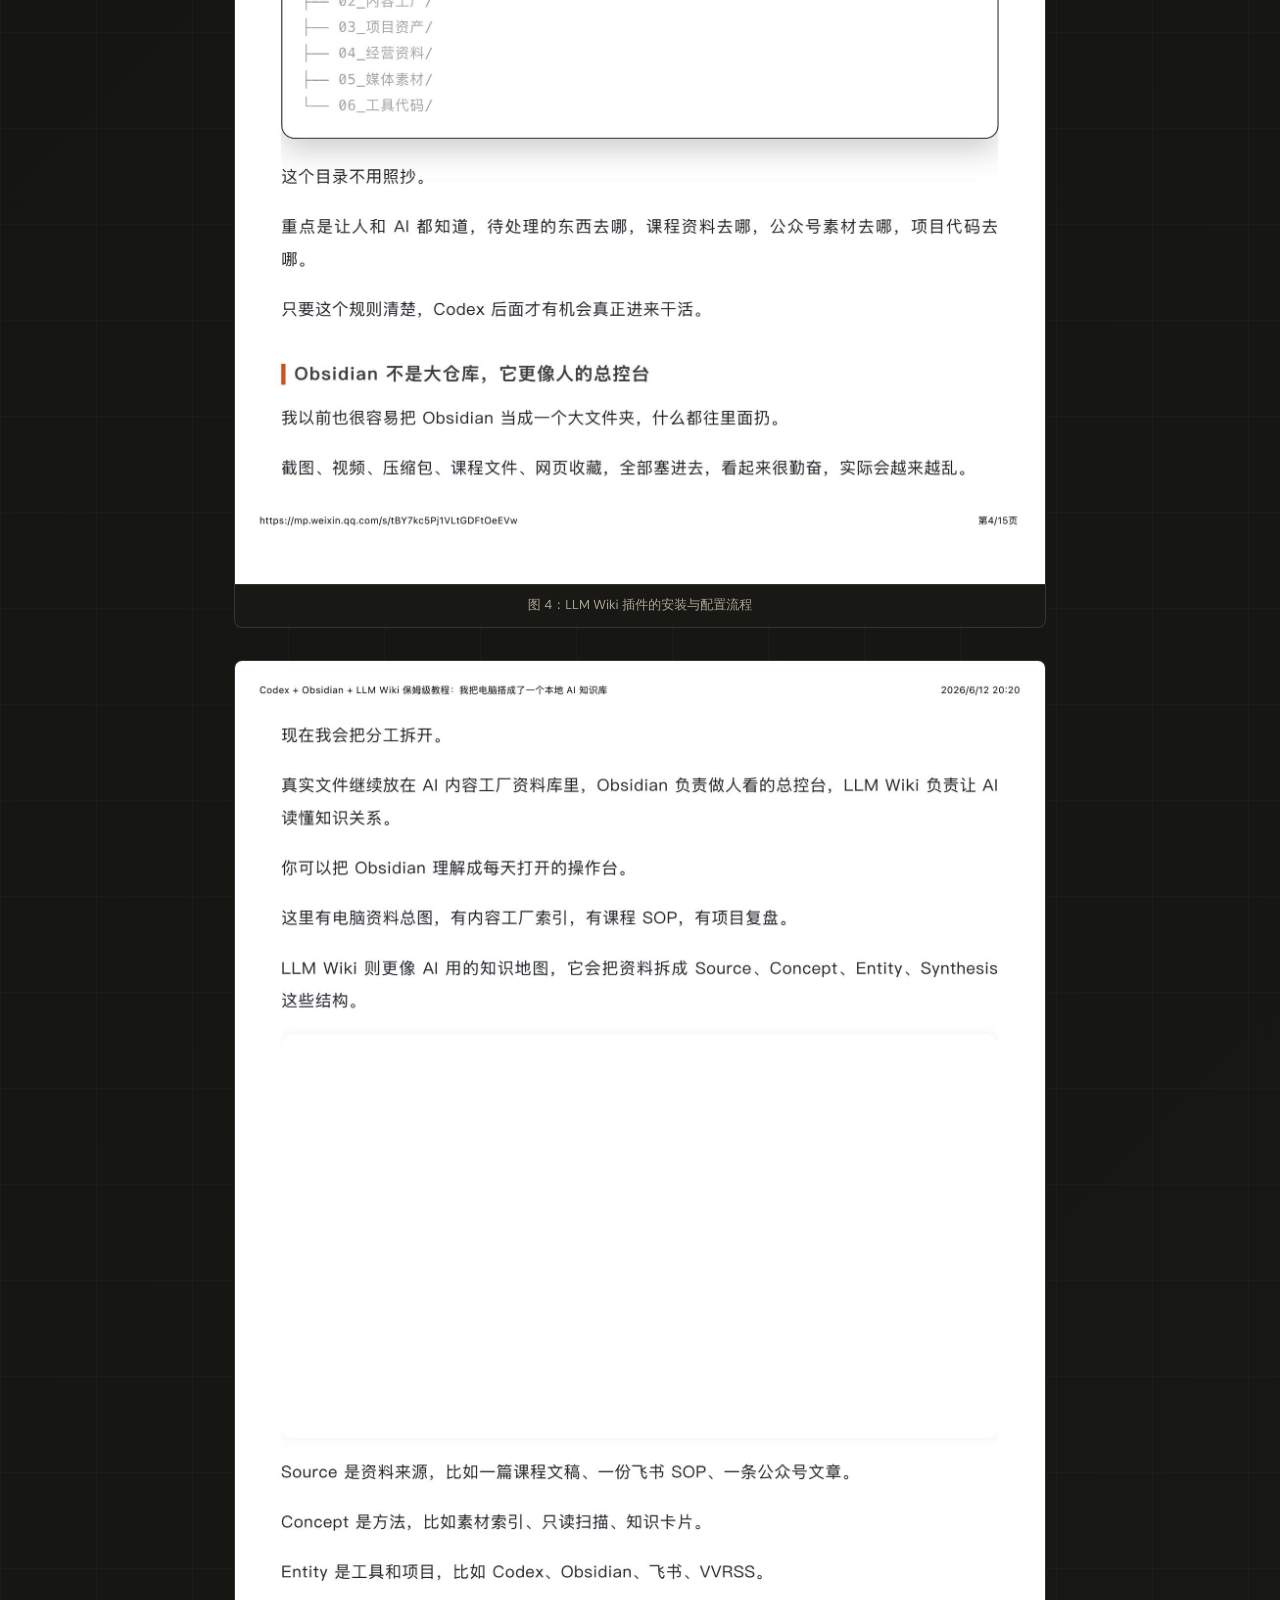
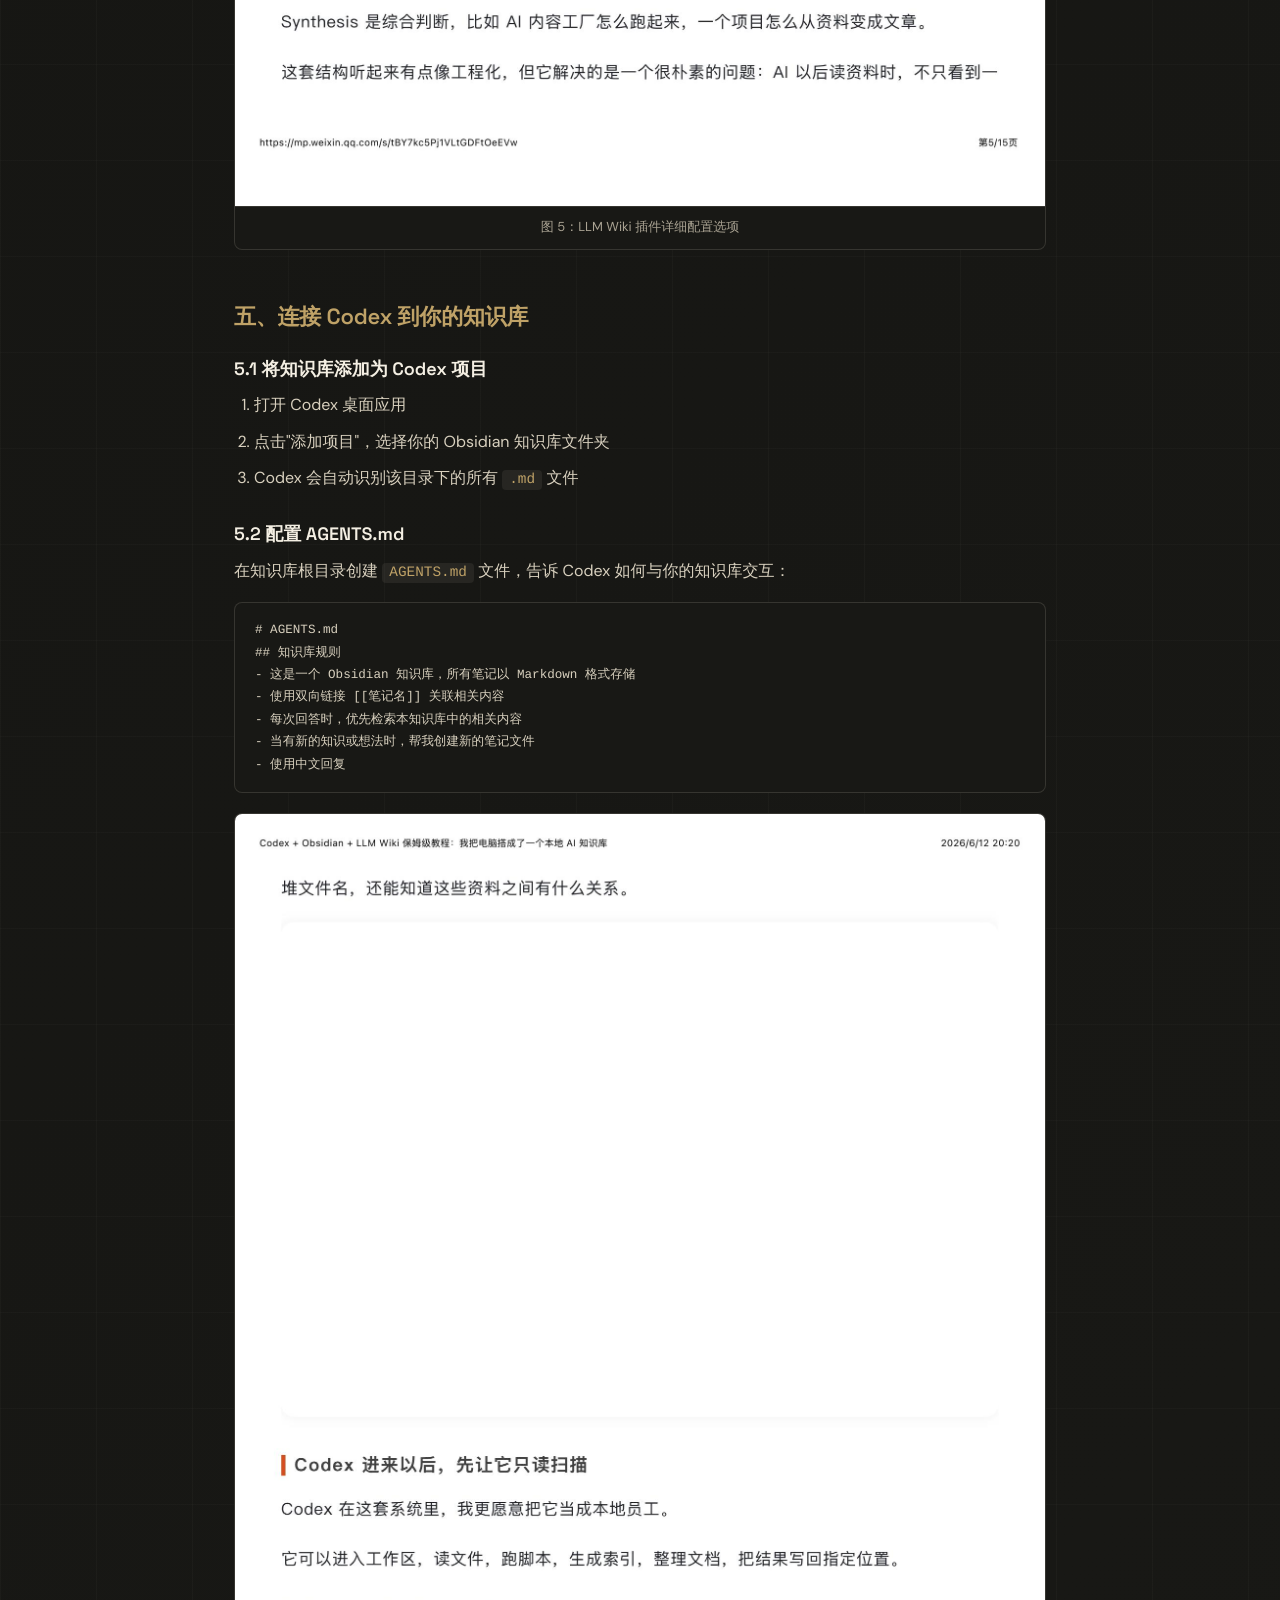
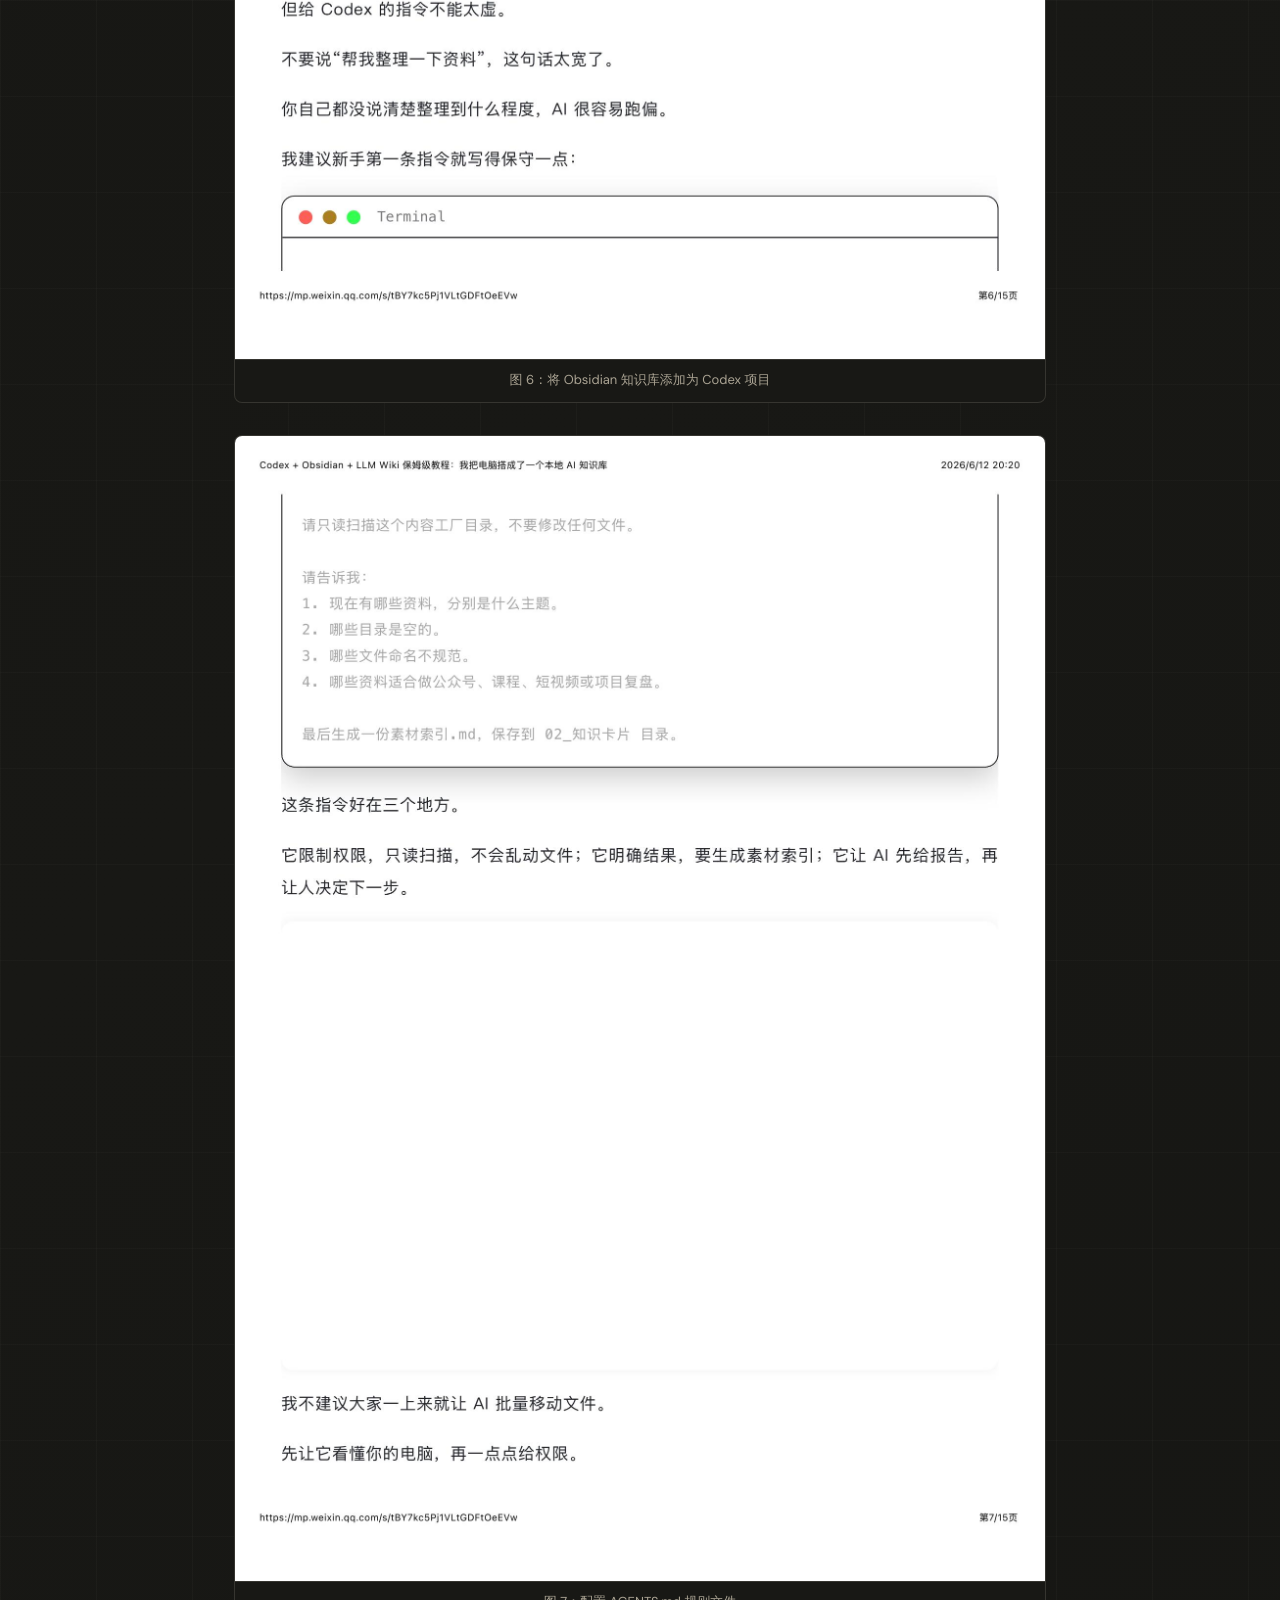
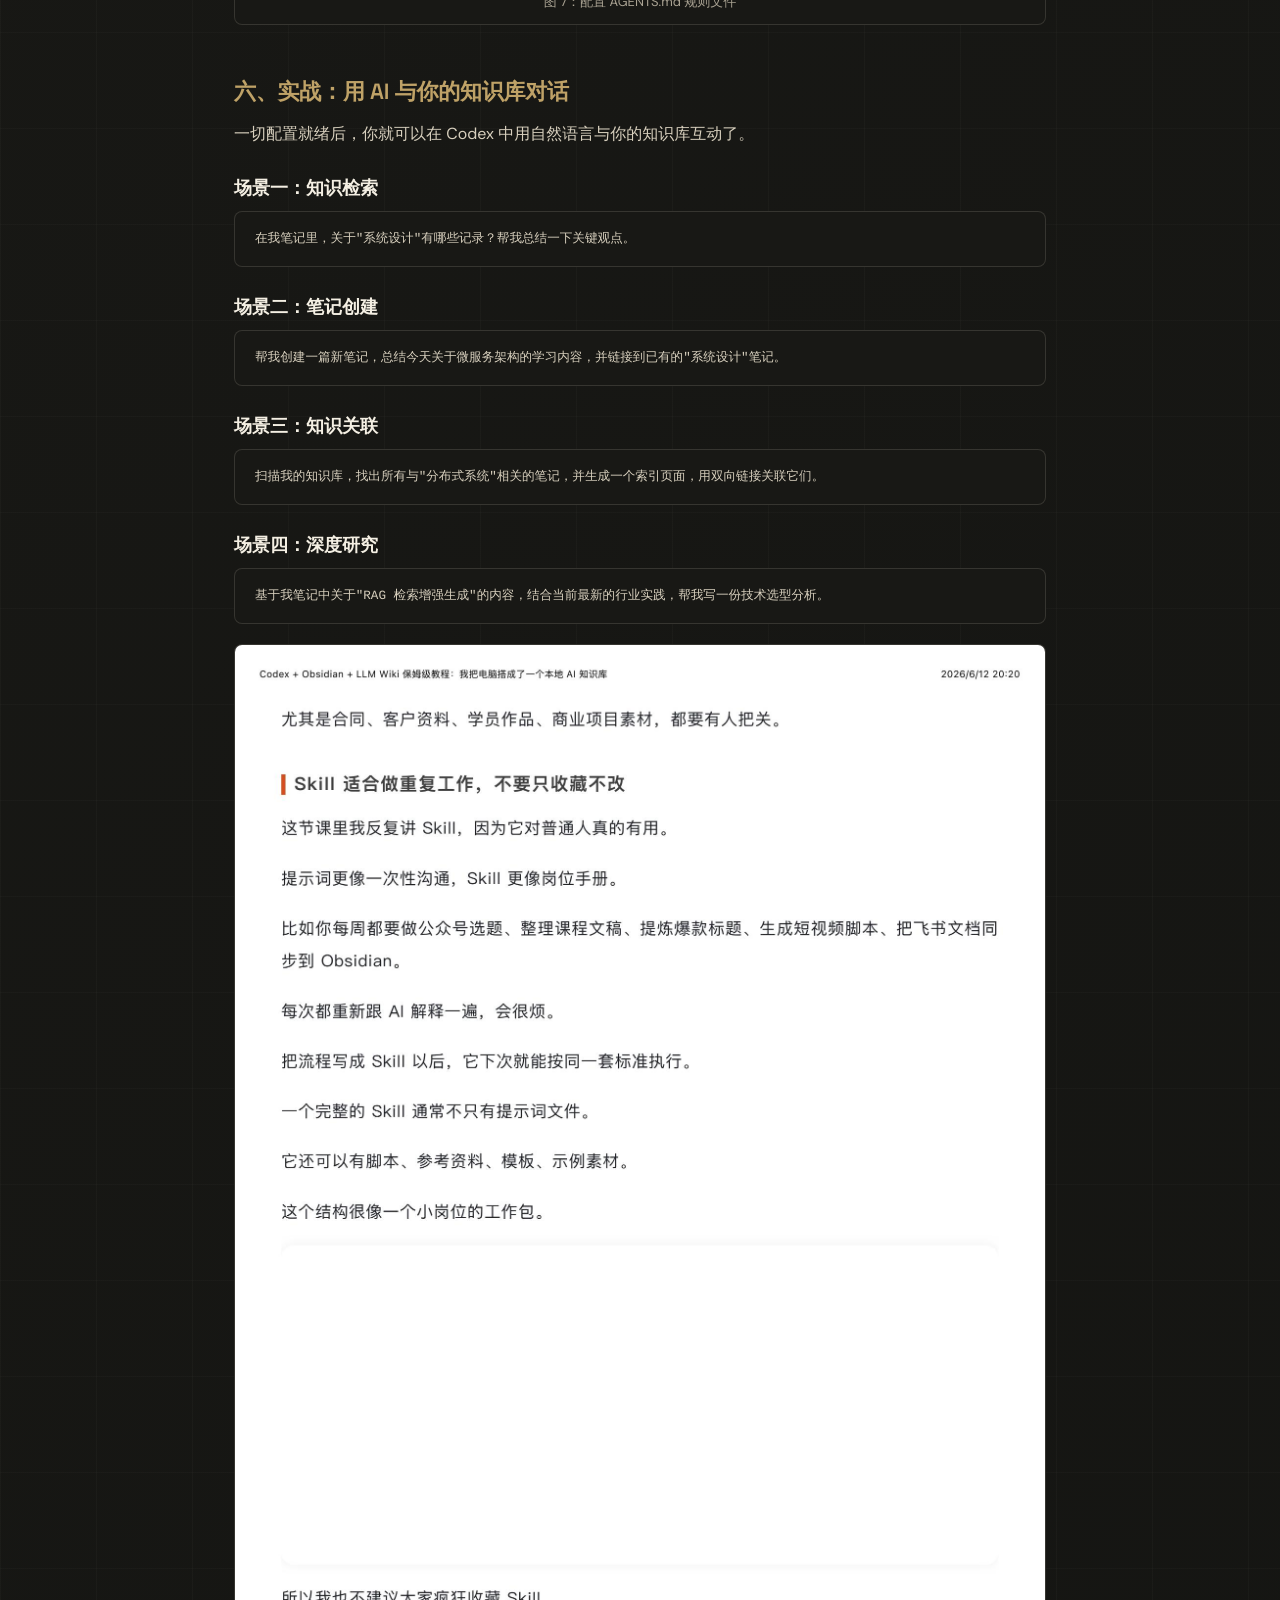
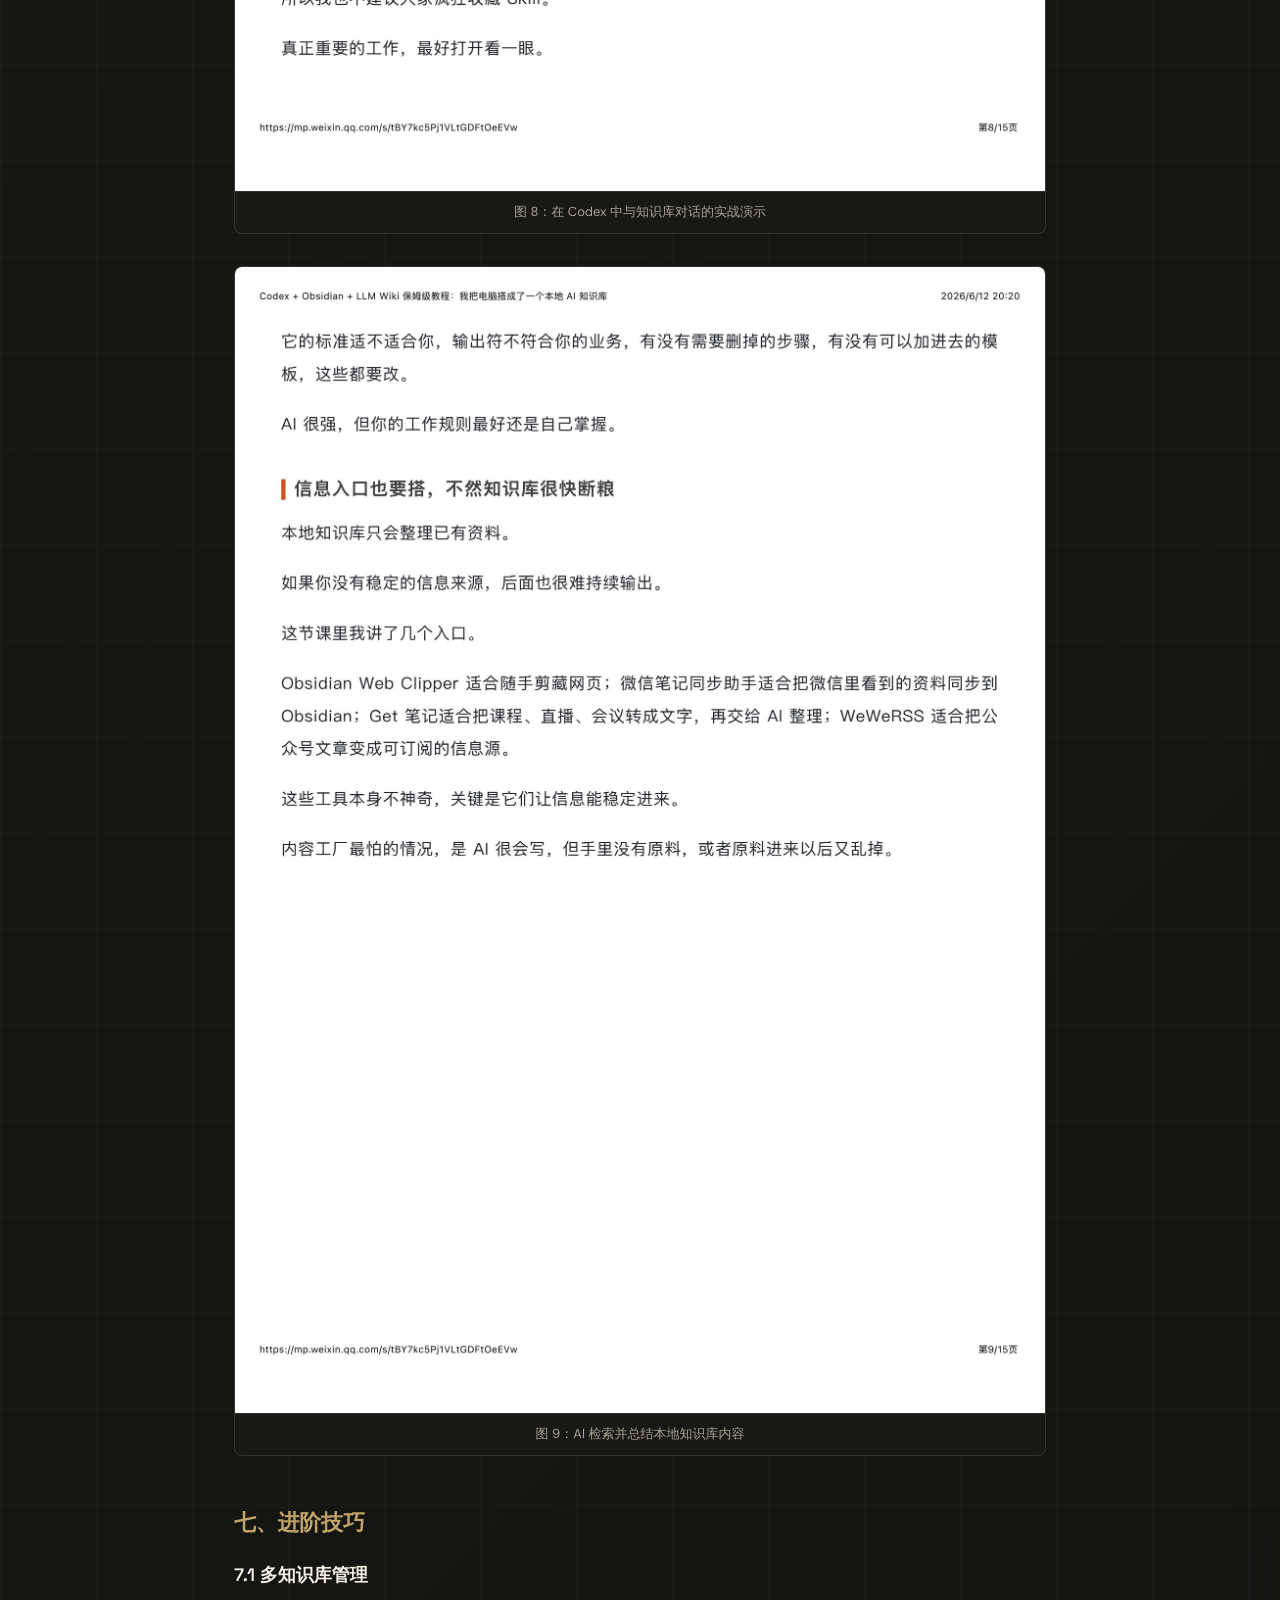
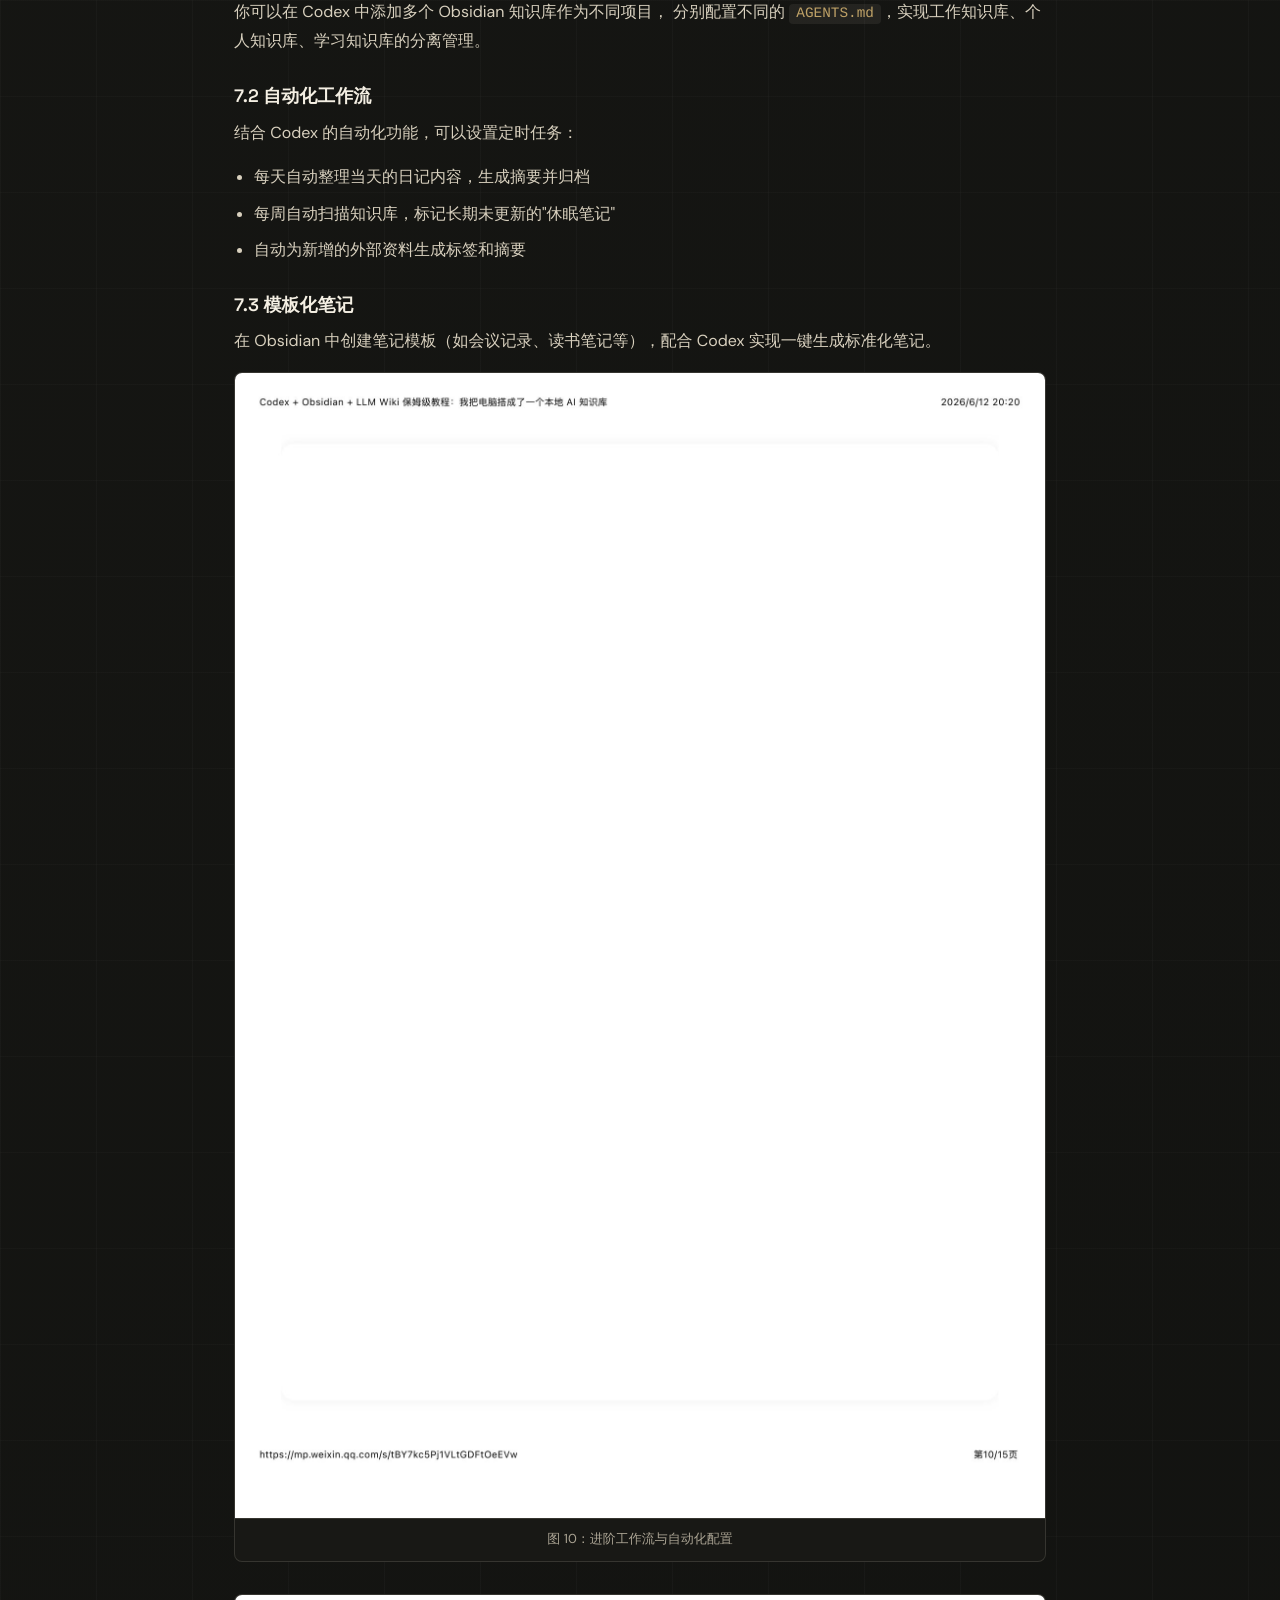
<file: docs/articles/codex-obsidian-wiki.html>
<!DOCTYPE html>
<html lang="zh-CN">

<head>
    <meta charset="UTF-8">
    <meta name="viewport" content="width=device-width, initial-scale=1.0">
    <title>Codex + Obsidian + LLM Wiki：搭建本地 AI 知识库</title>
    <meta name="description" content="保姆级教程：手把手教你用 Codex + Obsidian + LLM Wiki 把电脑搭成一个本地 AI 知识库，实现知识管理与 AI 深度融合。">
    <link rel="preconnect" href="https://fonts.googleapis.com">
    <link rel="preconnect" href="https://fonts.gstatic.com" crossorigin>
    <link
        href="https://fonts.googleapis.com/css2?family=DM+Sans:wght@400;500;700&family=Space+Grotesk:wght@500;600;700&display=swap"
        rel="stylesheet">
    <link rel="stylesheet" href="../css/custom.css">
    <style>
        .article-page { max-width: 860px; margin: 0 auto; padding: 40px 24px 80px; }
        .article-page .back-link {
            display: inline-flex; align-items: center; gap: 6px;
            color: var(--muted); text-decoration: none; font-size: 14px;
            margin-bottom: 32px; transition: color .2s;
        }
        .article-page .back-link:hover { color: var(--accent); }

        .article-header {
            margin-bottom: 40px; padding-bottom: 32px;
            border-bottom: 1px solid var(--line);
        }
        .article-header .article-badge {
            display: inline-block; font-size: 12px; font-weight: 600;
            color: var(--accent); background: rgba(191,162,103,0.12);
            padding: 4px 12px; border-radius: 999px; margin-bottom: 12px; letter-spacing: .04em;
        }
        .article-header h1 {
            font-family: var(--font-heading);
            font-size: clamp(28px, 5vw, 40px); font-weight: 700;
            color: var(--text); margin: 12px 0 16px;
            line-height: 1.25; letter-spacing: -.01em;
        }
        .article-header .article-summary {
            font-size: 17px; color: var(--muted); line-height: 1.7; max-width: 680px;
        }

        .article-body h2 {
            font-family: var(--font-heading); font-size: 22px; font-weight: 600;
            color: var(--accent); margin: 48px 0 16px; padding-top: 8px; letter-spacing: -.01em;
        }
        .article-body h3 {
            font-family: var(--font-heading); font-size: 18px; font-weight: 600;
            color: var(--text); margin: 32px 0 12px;
        }
        .article-body p { color: var(--soft); line-height: 1.78; margin: 0 0 16px; }
        .article-body ul, .article-body ol { color: var(--soft); line-height: 1.78; margin: 0 0 20px; padding-left: 20px; }
        .article-body li { margin-bottom: 8px; }
        .article-body code {
            background: var(--surface); color: var(--accent);
            padding: 2px 7px; border-radius: 4px;
            font-family: "SF Mono", "Fira Code", monospace; font-size: .9em;
        }
        .article-body pre {
            background: var(--bg-soft); border: 1px solid var(--line);
            border-radius: var(--radius); padding: 16px 20px; overflow-x: auto;
            font-size: 14px; line-height: 1.6; margin: 0 0 20px;
            color: var(--soft);
        }
        .article-body pre code { background: none; padding: 0; color: var(--soft); }
        .article-body strong { color: var(--text); }

        .article-body figure {
            margin: 0 0 32px; border-radius: var(--radius);
            overflow: hidden; border: 1px solid var(--line);
            background: var(--bg-soft);
        }
        .article-body figure img { display: block; width: 100%; height: auto; }
        .article-body figure figcaption {
            padding: 10px 14px; font-size: 13px; color: var(--muted);
            text-align: center; border-top: 1px solid var(--line);
        }

        .article-body .tip-box {
            background: var(--surface); border-left: 3px solid var(--accent);
            border-radius: 0 var(--radius) var(--radius) 0; padding: 16px 20px;
            margin: 0 0 24px; color: var(--soft); font-size: 15px;
        }
        .article-body .tip-box strong { color: var(--accent); }

        .article-footer {
            margin-top: 56px; padding-top: 24px;
            border-top: 1px solid var(--line); color: var(--muted); font-size: 14px;
        }

        @media (max-width: 640px) {
            .article-page { padding: 24px 16px 56px; }
            .article-header h1 { font-size: 24px; }
            .article-body h2 { font-size: 19px; }
        }
    </style>
</head>

<body>
    <span id="top" class="top-anchor" aria-hidden="true"></span>
    <div class="page-shell">
        <header class="site-header">
            <a class="brand" href="../index.html" aria-label="回到主页">
                <img src="../assets/avatar.jpg" alt="郭猛 Ammon" class="brand-avatar" width="34" height="34">
                <span>郭猛 Ammon</span>
            </a>
            <nav class="desktop-nav" aria-label="主导航">
                <a href="../index.html">主页</a>
                <a href="../api-hub.html">API 聚合导航</a>
                <a href="../index.html#ai-explore">AI 探索</a>
                <a href="../index.html#articles">文章分享</a>
            </nav>
            <div class="header-actions">
                <button class="menu-toggle" type="button" data-menu-toggle aria-label="打开菜单" aria-controls="mobile-menu"
                    aria-expanded="false">
                    <span></span>
                    <span></span>
                </button>
            </div>
        </header>

        <div class="mobile-menu" id="mobile-menu" data-mobile-menu>
            <a href="../index.html">主页</a>
            <a href="../api-hub.html">API 聚合导航</a>
            <a href="../index.html#ai-explore">AI 探索</a>
            <a href="../index.html#articles">文章分享</a>
        </div>

        <main>
            <article class="article-page">
                <a class="back-link" href="../index.html#articles">← 返回文章分享</a>

                <div class="article-header">
                    <span class="article-badge">知识管理 · 保姆级教程</span>
                    <h1>Codex + Obsidian + LLM Wiki：搭建本地 AI 知识库</h1>
                    <p class="article-summary">
                        手把手教你用 Codex + Obsidian + LLM Wiki 把电脑搭成一个本地 AI 知识库，实现本地知识管理与 AI 的深度融合。
                    </p>
                </div>

                <div class="article-body">

                    <h2>一、为什么要搭建本地 AI 知识库</h2>
                    <p>
                        在日常工作中，我们积累了大量笔记、文档和资料，但它们往往是分散的，难以被高效检索和利用。
                        通过 Codex + Obsidian + LLM Wiki 的组合，你可以将本地笔记变成<strong>一个可以通过自然语言对话来查询和整理的知识库</strong>。
                    </p>
                    <ul>
                        <li><strong>完全本地化：</strong>数据不上云端，隐私安全可控</li>
                        <li><strong>AI 赋能：</strong>通过 Codex 对话式交互，让 AI 帮你检索、总结和关联笔记</li>
                        <li><strong>双向同步：</strong>Obsidian 笔记变更后，LLM Wiki 自动索引，AI 实时感知</li>
                        <li><strong>零成本：</strong>所需软件全部免费或开源</li>
                    </ul>

                    <figure>
                        <img src="images/codex-obsidian/page-01.jpg" alt="本地 AI 知识库概览" loading="lazy">
                        <figcaption>图 1：本地 AI 知识库整体架构概览</figcaption>
                    </figure>

                    <h2>二、工具介绍</h2>
                    <h3>Obsidian</h3>
                    <p>
                        一款强大的本地 Markdown 笔记工具，以本地文件夹为基础，支持双向链接、图谱视图和丰富的插件生态。
                        所有笔记以 <code>.md</code> 纯文本文件存储在本地，是完全由你掌控的知识库。
                    </p>
                    <h3>LLM Wiki</h3>
                    <p>
                        一个 Obsidian 社区插件，能将你的 Obsidian 笔记库变成一个可以通过 AI 查询的 Wiki。
                        它负责将本地笔记内容索引化，让 AI 能够高效地理解和检索你的知识。
                    </p>
                    <h3>Codex</h3>
                    <p>
                        作为 AI 编程助手，Codex 在这里扮演"对话界面"的角色。它可以直接连接到你的 Obsidian 知识库，
                        接收你的自然语言指令，完成知识检索、总结、关联和创作等任务。
                    </p>

                    <figure>
                        <img src="images/codex-obsidian/page-02.jpg" alt="工具功能介绍" loading="lazy">
                        <figcaption>图 2：三大核心工具的功能介绍</figcaption>
                    </figure>

                    <h2>三、安装 Obsidian 并创建知识库</h2>
                    <h3>3.1 下载安装 Obsidian</h3>
                    <ol>
                        <li>访问 Obsidian 官网 <code>https://obsidian.md</code> 下载对应平台版本</li>
                        <li>安装并启动 Obsidian</li>
                        <li>点击"创建新库"，选择一个本地文件夹作为知识库的存储位置</li>
                        <li>给你的知识库命名（如"我的知识库"），点击创建</li>
                    </ol>

                    <h3>3.2 初始化你的知识库结构</h3>
                    <p>建议创建以下基本目录结构：</p>
                    <ul>
                        <li><code>日记/</code> — 每日记录</li>
                        <li><code>项目/</code> — 各项目文档</li>
                        <li><code>学习/</code> — 学习笔记和资料</li>
                        <li><code>参考/</code> — 参考资料和摘录</li>
                        <li><code>模板/</code> — 笔记模板</li>
                    </ul>

                    <figure>
                        <img src="images/codex-obsidian/page-03.jpg" alt="Obsidian 安装配置" loading="lazy">
                        <figcaption>图 3：Obsidian 安装与知识库初始化配置</figcaption>
                    </figure>

                    <h2>四、安装配置 LLM Wiki 插件</h2>
                    <h3>4.1 安装插件</h3>
                    <ol>
                        <li>打开 Obsidian → 设置 → 第三方插件 → 关闭安全模式</li>
                        <li>点击"浏览"，搜索 <code>LLM Wiki</code></li>
                        <li>找到后点击安装并启用</li>
                    </ol>

                    <h3>4.2 配置 LLM Wiki</h3>
                    <ol>
                        <li>在插件设置中，配置索引目录（通常选择整个知识库文件夹）</li>
                        <li>选择嵌入模型（Embedding Model），建议使用本地方案以获得最佳隐私保护</li>
                        <li>设置索引更新策略（推荐"文件变更时自动更新"）</li>
                        <li>等待首次索引完成（根据笔记数量，可能需要几分钟）</li>
                    </ol>

                    <figure>
                        <img src="images/codex-obsidian/page-04.jpg" alt="LLM Wiki 插件安装" loading="lazy">
                        <figcaption>图 4：LLM Wiki 插件的安装与配置流程</figcaption>
                    </figure>

                    <figure>
                        <img src="images/codex-obsidian/page-05.jpg" alt="LLM Wiki 配置详情" loading="lazy">
                        <figcaption>图 5：LLM Wiki 插件详细配置选项</figcaption>
                    </figure>

                    <h2>五、连接 Codex 到你的知识库</h2>
                    <h3>5.1 将知识库添加为 Codex 项目</h3>
                    <ol>
                        <li>打开 Codex 桌面应用</li>
                        <li>点击"添加项目"，选择你的 Obsidian 知识库文件夹</li>
                        <li>Codex 会自动识别该目录下的所有 <code>.md</code> 文件</li>
                    </ol>

                    <h3>5.2 配置 AGENTS.md</h3>
                    <p>在知识库根目录创建 <code>AGENTS.md</code> 文件，告诉 Codex 如何与你的知识库交互：</p>
                    <pre><code># AGENTS.md
## 知识库规则
- 这是一个 Obsidian 知识库，所有笔记以 Markdown 格式存储
- 使用双向链接 [[笔记名]] 关联相关内容
- 每次回答时，优先检索本知识库中的相关内容
- 当有新的知识或想法时，帮我创建新的笔记文件
- 使用中文回复</code></pre>

                    <figure>
                        <img src="images/codex-obsidian/page-06.jpg" alt="Codex 连接知识库" loading="lazy">
                        <figcaption>图 6：将 Obsidian 知识库添加为 Codex 项目</figcaption>
                    </figure>

                    <figure>
                        <img src="images/codex-obsidian/page-07.jpg" alt="AGENTS.md 配置" loading="lazy">
                        <figcaption>图 7：配置 AGENTS.md 规则文件</figcaption>
                    </figure>

                    <h2>六、实战：用 AI 与你的知识库对话</h2>
                    <p>一切配置就绪后，你就可以在 Codex 中用自然语言与你的知识库互动了。</p>

                    <h3>场景一：知识检索</h3>
                    <pre><code>在我笔记里，关于"系统设计"有哪些记录？帮我总结一下关键观点。</code></pre>

                    <h3>场景二：笔记创建</h3>
                    <pre><code>帮我创建一篇新笔记，总结今天关于微服务架构的学习内容，并链接到已有的"系统设计"笔记。</code></pre>

                    <h3>场景三：知识关联</h3>
                    <pre><code>扫描我的知识库，找出所有与"分布式系统"相关的笔记，并生成一个索引页面，用双向链接关联它们。</code></pre>

                    <h3>场景四：深度研究</h3>
                    <pre><code>基于我笔记中关于"RAG 检索增强生成"的内容，结合当前最新的行业实践，帮我写一份技术选型分析。</code></pre>

                    <figure>
                        <img src="images/codex-obsidian/page-08.jpg" alt="实战场景演示" loading="lazy">
                        <figcaption>图 8：在 Codex 中与知识库对话的实战演示</figcaption>
                    </figure>

                    <figure>
                        <img src="images/codex-obsidian/page-09.jpg" alt="知识检索效果" loading="lazy">
                        <figcaption>图 9：AI 检索并总结本地知识库内容</figcaption>
                    </figure>

                    <h2>七、进阶技巧</h2>

                    <h3>7.1 多知识库管理</h3>
                    <p>
                        你可以在 Codex 中添加多个 Obsidian 知识库作为不同项目，
                        分别配置不同的 <code>AGENTS.md</code>，实现工作知识库、个人知识库、学习知识库的分离管理。
                    </p>

                    <h3>7.2 自动化工作流</h3>
                    <p>结合 Codex 的自动化功能，可以设置定时任务：</p>
                    <ul>
                        <li>每天自动整理当天的日记内容，生成摘要并归档</li>
                        <li>每周自动扫描知识库，标记长期未更新的"休眠笔记"</li>
                        <li>自动为新增的外部资料生成标签和摘要</li>
                    </ul>

                    <h3>7.3 模板化笔记</h3>
                    <p>在 Obsidian 中创建笔记模板（如会议记录、读书笔记等），配合 Codex 实现一键生成标准化笔记。</p>

                    <figure>
                        <img src="images/codex-obsidian/page-10.jpg" alt="进阶技巧" loading="lazy">
                        <figcaption>图 10：进阶工作流与自动化配置</figcaption>
                    </figure>

                    <figure>
                        <img src="images/codex-obsidian/page-11.jpg" alt="自动化演示" loading="lazy">
                        <figcaption>图 11：自动化工作流效果演示</figcaption>
                    </figure>

                    <h2>八、常见问题与排查</h2>

                    <h3>Q1: LLM Wiki 索引速度很慢怎么办？</h3>
                    <ul>
                        <li>检查是否选择了合适的嵌入模型，本地模型通常更快</li>
                        <li>排除不需要索引的大型文件（如 PDF、图片）</li>
                        <li>减少一次性索引的文件数量，分批进行</li>
                    </ul>

                    <h3>Q2: Codex 检索不到知识库内容？</h3>
                    <ul>
                        <li>确认知识库文件夹已正确添加为 Codex 项目</li>
                        <li>检查 AGENTS.md 中是否正确配置了检索规则</li>
                        <li>确保 LLM Wiki 已完成索引（查看插件状态）</li>
                    </ul>

                    <h3>Q3: 笔记内容更新后 AI 感知不到？</h3>
                    <ul>
                        <li>确认 LLM Wiki 设置为"文件变更时自动更新索引"</li>
                        <li>手动触发一次重新索引</li>
                        <li>重启 Codex 后重新连接知识库项目</li>
                    </ul>

                    <figure>
                        <img src="images/codex-obsidian/page-12.jpg" alt="常见问题排查" loading="lazy">
                        <figcaption>图 12：常见问题的排查与解决</figcaption>
                    </figure>

                    <h2>九、总结与展望</h2>
                    <p>
                        通过 Codex + Obsidian + LLM Wiki 的组合，你拥有了一个完全本地化、可对话交互的个人 AI 知识库。
                        它不仅是一个笔记系统，更是一个能与 AI 深度融合的"第二大脑"。
                    </p>
                    <p>
                        随着 LLM Wiki 和 Codex 的持续更新，本地 AI 知识库的能力边界还在不断扩展。
                        未来你可以期待更智能的自动归类、更深度的知识图谱分析，以及与其他生产力工具的深度集成。
                    </p>

                    <figure>
                        <img src="images/codex-obsidian/page-13.jpg" alt="总结" loading="lazy">
                        <figcaption>图 13：本地 AI 知识库的未来展望</figcaption>
                    </figure>

                    <figure>
                        <img src="images/codex-obsidian/page-14.jpg" alt="附加内容" loading="lazy">
                        <figcaption>图 14：附加参考资料与扩展阅读</figcaption>
                    </figure>

                    <figure>
                        <img src="images/codex-obsidian/page-15.jpg" alt="结尾" loading="lazy">
                        <figcaption>图 15：教程总结与下一步建议</figcaption>
                    </figure>

                </div>

                <div class="article-footer">
                    <p>© 2026 郭猛 Ammon · 个人主页 · <a href="../index.html#articles" style="color:var(--accent);">返回文章分享</a></p>
                </div>
            </article>
        </main>

        <footer class="site-footer section">
            <span>郭猛 Ammon</span>
            <a href="#top">回到顶部</a>
        </footer>
    </div>

    <script>history.scrollRestoration = 'manual';</script>
    <script>
        document.querySelector('[data-menu-toggle]')?.addEventListener('click', function (e) {
            const open = document.body.classList.toggle('menu-open');
            document.querySelector('[data-mobile-menu]')?.classList.toggle('active', open);
            e.currentTarget.setAttribute('aria-expanded', String(open));
            e.currentTarget.setAttribute('aria-label', open ? '关闭菜单' : '打开菜单');
        });
        document.querySelectorAll('#mobile-menu a').forEach(l => {
            l.addEventListener('click', () => {
                document.body.classList.remove('menu-open');
                document.querySelector('[data-mobile-menu]')?.classList.remove('active');
                const b = document.querySelector('[data-menu-toggle]');
                if (b) { b.setAttribute('aria-expanded', 'false'); b.setAttribute('aria-label', '打开菜单'); }
            });
        });
    </script>
</body>

</html>
</file>
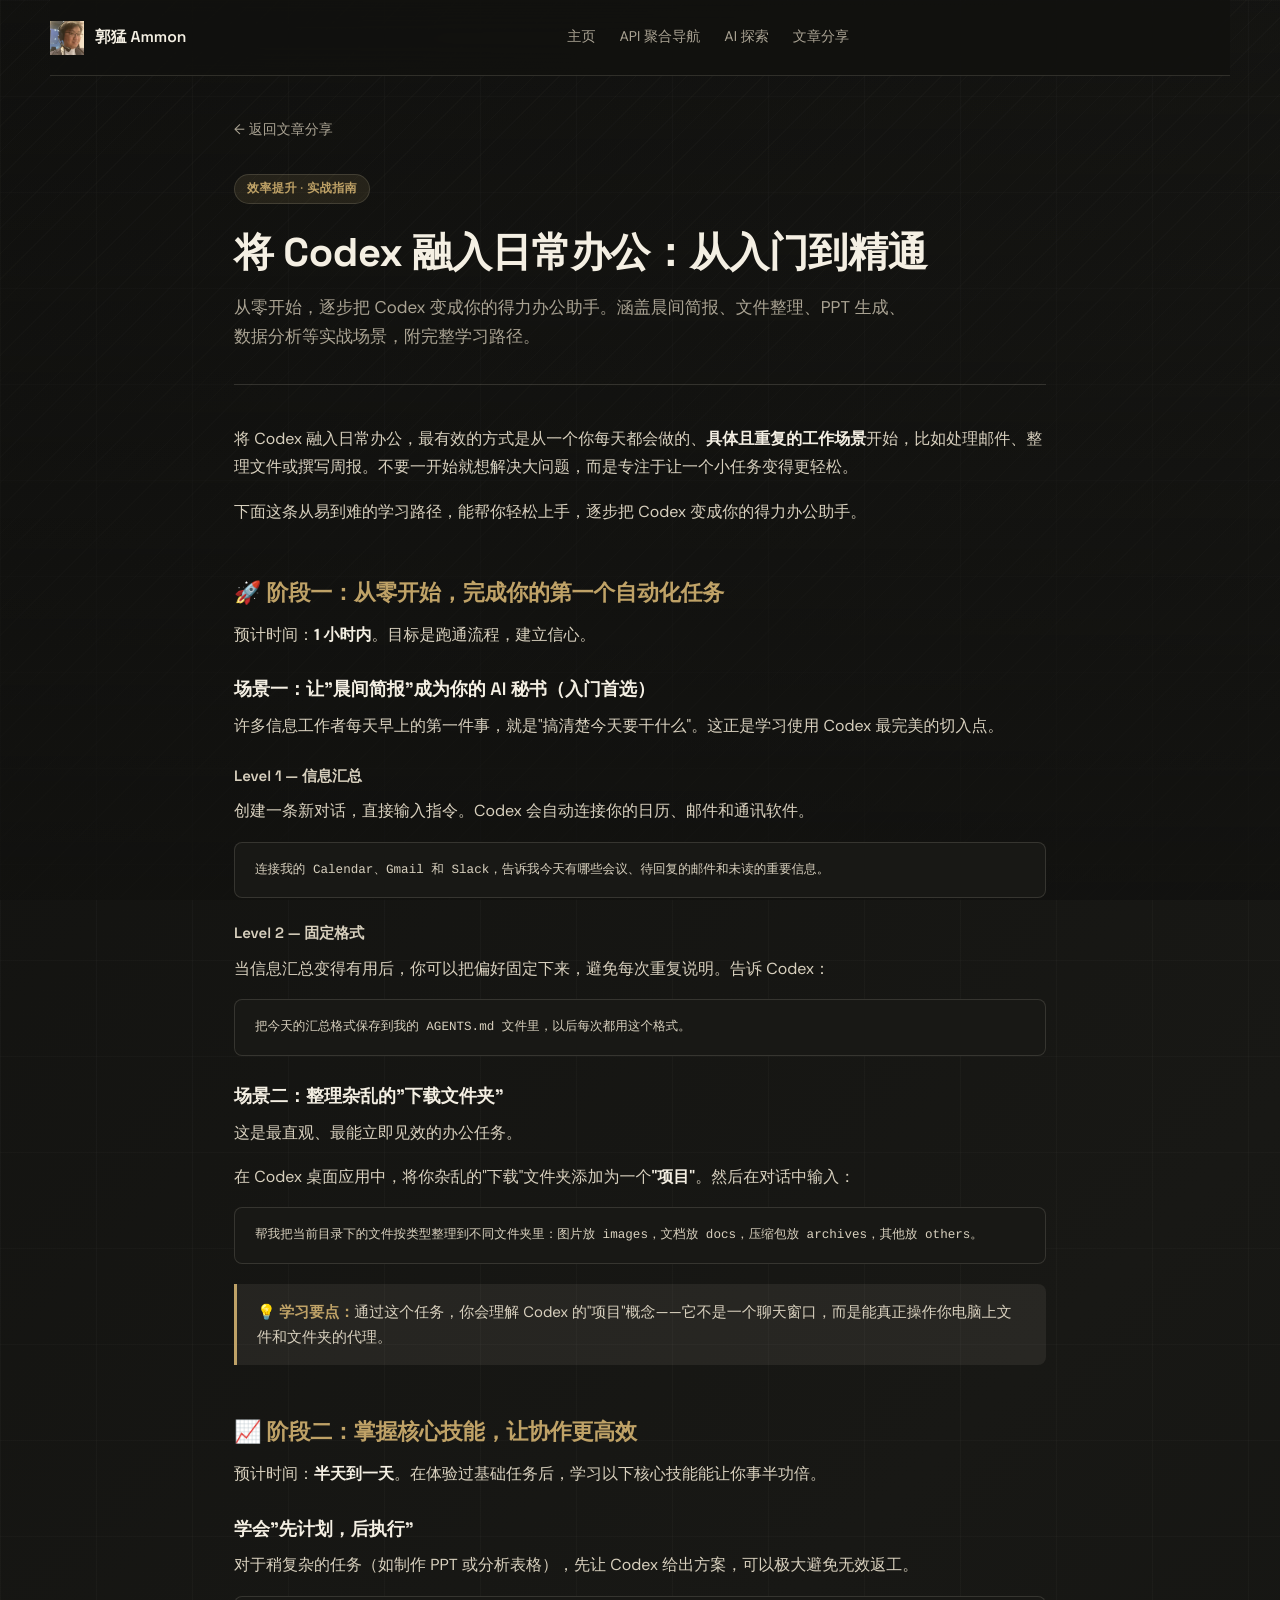
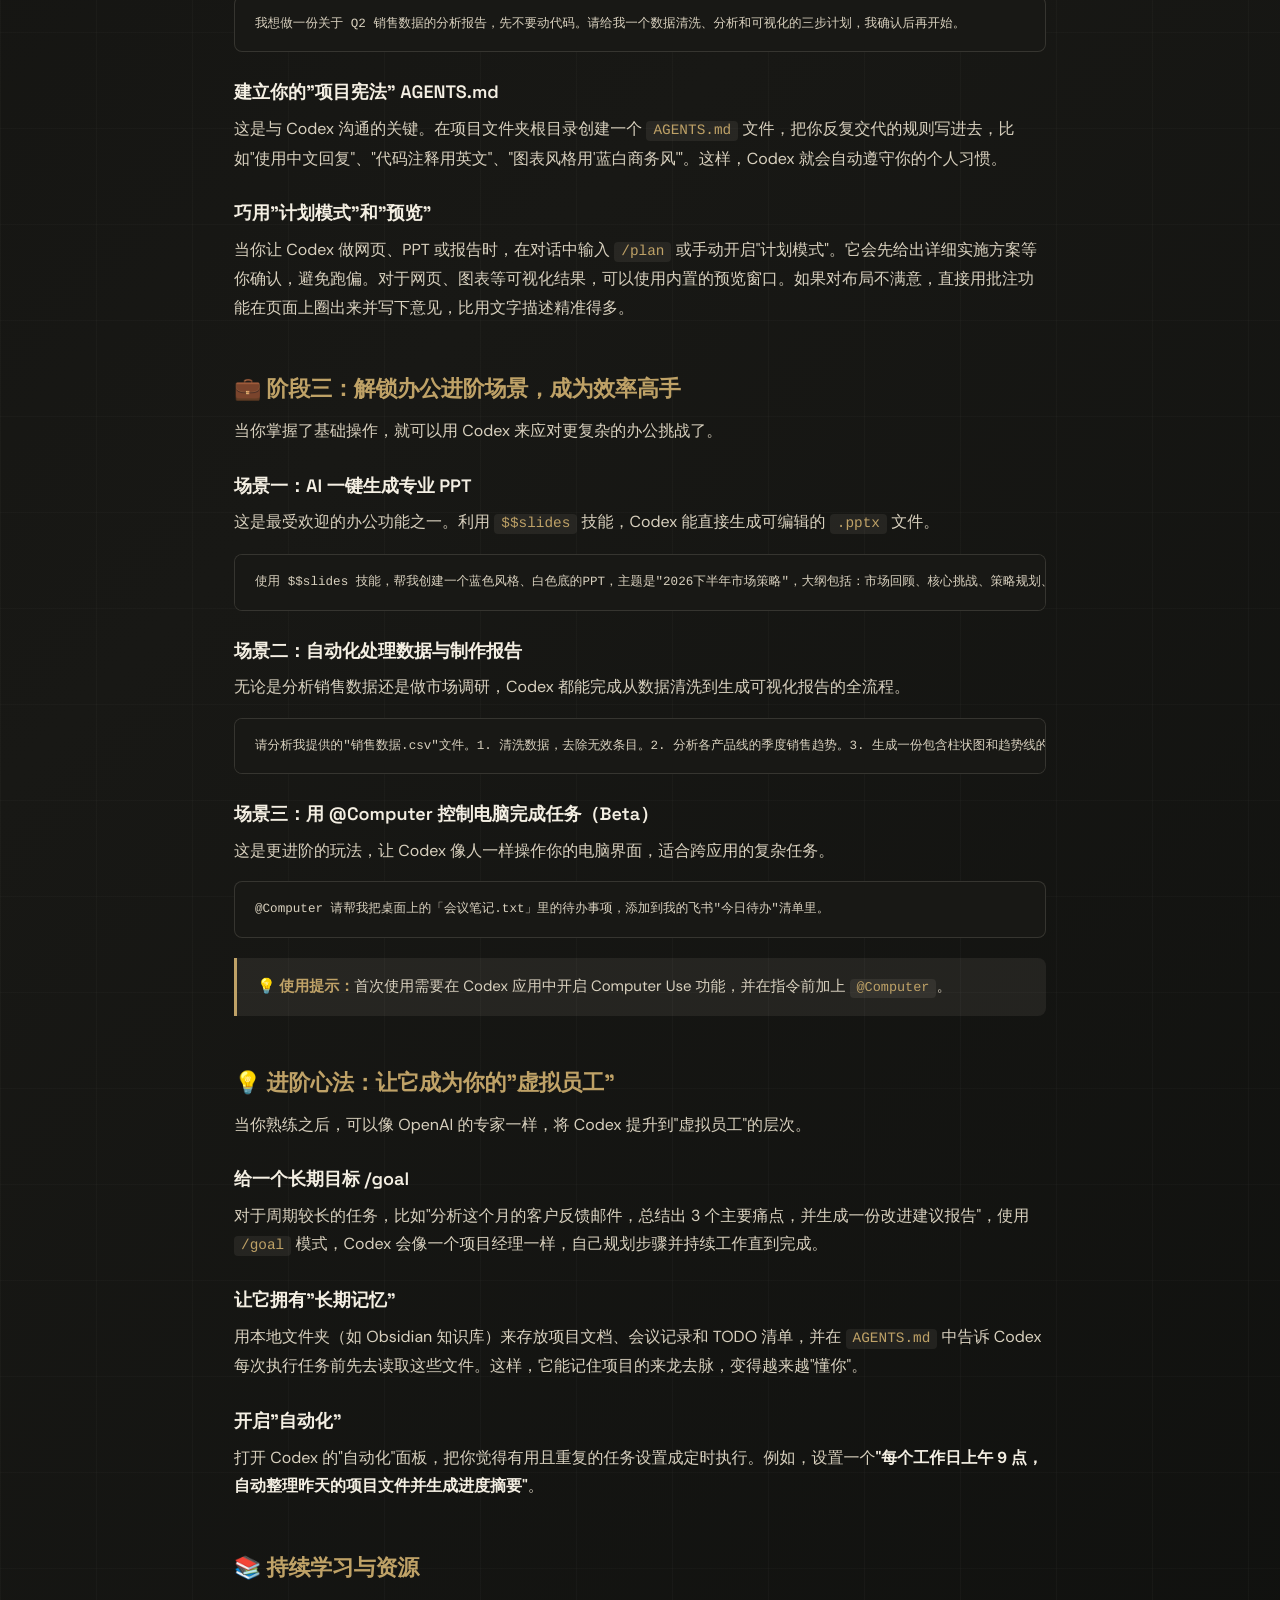
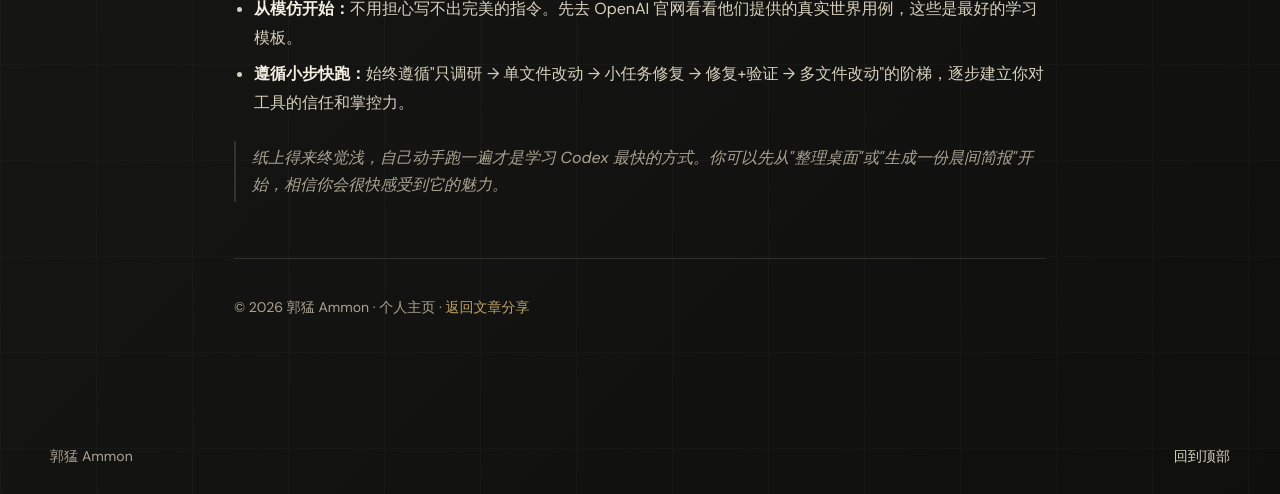
<file: docs/articles/codex-office-guide.html>
<!DOCTYPE html>
<html lang="zh-CN">

<head>
    <meta charset="UTF-8">
    <meta name="viewport" content="width=device-width, initial-scale=1.0">
    <title>将 Codex 融入日常办公 — 从入门到精通</title>
    <meta name="description" content="从零开始，逐步把 Codex 变成你的得力办公助手。涵盖晨间简报、文件整理、PPT 生成、数据分析等实战场景，附完整学习路径。">
    <link rel="preconnect" href="https://fonts.googleapis.com">
    <link rel="preconnect" href="https://fonts.gstatic.com" crossorigin>
    <link
        href="https://fonts.googleapis.com/css2?family=DM+Sans:wght@400;500;700&family=Space+Grotesk:wght@500;600;700&display=swap"
        rel="stylesheet">
    <link rel="stylesheet" href="../css/custom.css">
    <style>
        .article-page { max-width: 860px; margin: 0 auto; padding: 40px 24px 80px; }
        .article-page .back-link {
            display: inline-flex; align-items: center; gap: 6px;
            color: var(--muted); text-decoration: none; font-size: 14px;
            margin-bottom: 32px; transition: color .2s;
        }
        .article-page .back-link:hover { color: var(--accent); }

        .article-header {
            margin-bottom: 40px; padding-bottom: 32px;
            border-bottom: 1px solid var(--line);
        }
        .article-header .article-badge {
            display: inline-block; font-size: 12px; font-weight: 600;
            color: var(--accent); background: rgba(191,162,103,0.12);
            padding: 4px 12px; border-radius: 999px; margin-bottom: 12px; letter-spacing: .04em;
        }
        .article-header h1 {
            font-family: var(--font-heading);
            font-size: clamp(28px, 5vw, 40px); font-weight: 700;
            color: var(--text); margin: 12px 0 16px;
            line-height: 1.25; letter-spacing: -.01em;
        }
        .article-header .article-summary {
            font-size: 17px; color: var(--muted); line-height: 1.7; max-width: 680px;
        }

        .article-body h2 {
            font-family: var(--font-heading); font-size: 22px; font-weight: 600;
            color: var(--accent); margin: 48px 0 16px; padding-top: 8px; letter-spacing: -.01em;
        }
        .article-body h3 {
            font-family: var(--font-heading); font-size: 18px; font-weight: 600;
            color: var(--text); margin: 32px 0 12px;
        }
        .article-body h4 {
            font-family: var(--font-heading); font-size: 15px; font-weight: 600;
            color: var(--soft); margin: 24px 0 8px;
        }
        .article-body p { color: var(--soft); line-height: 1.78; margin: 0 0 16px; }
        .article-body ul, .article-body ol { color: var(--soft); line-height: 1.78; margin: 0 0 20px; padding-left: 20px; }
        .article-body li { margin-bottom: 8px; }

        .article-body code {
            background: var(--surface); color: var(--accent);
            padding: 2px 7px; border-radius: 4px;
            font-family: "SF Mono", "Fira Code", monospace; font-size: .9em;
        }
        .article-body pre {
            background: var(--bg-soft); border: 1px solid var(--line);
            border-radius: var(--radius); padding: 16px 20px; overflow-x: auto;
            font-size: 14px; line-height: 1.6; margin: 0 0 20px;
            color: var(--soft);
        }
        .article-body pre code { background: none; padding: 0; color: var(--soft); }

        .article-body strong { color: var(--text); }

        .article-body .tip-box {
            background: var(--surface); border-left: 3px solid var(--accent);
            border-radius: 0 var(--radius) var(--radius) 0; padding: 16px 20px;
            margin: 0 0 24px; color: var(--soft); font-size: 15px;
        }
        .article-body .tip-box strong { color: var(--accent); }

        .article-body blockquote {
            border-left: 2px solid var(--line); margin: 24px 0 16px;
            padding: 4px 0 4px 16px; color: var(--muted); font-style: italic;
        }

        .article-footer {
            margin-top: 56px; padding-top: 24px;
            border-top: 1px solid var(--line); color: var(--muted); font-size: 14px;
        }

        @media (max-width: 640px) {
            .article-page { padding: 24px 16px 56px; }
            .article-header h1 { font-size: 24px; }
            .article-body h2 { font-size: 19px; }
        }
    </style>
</head>

<body>
    <span id="top" class="top-anchor" aria-hidden="true"></span>
    <div class="page-shell">
        <header class="site-header">
            <a class="brand" href="../index.html" aria-label="回到主页">
                <img src="../assets/avatar.jpg" alt="郭猛 Ammon" class="brand-avatar" width="34" height="34">
                <span>郭猛 Ammon</span>
            </a>
            <nav class="desktop-nav" aria-label="主导航">
                <a href="../index.html">主页</a>
                <a href="../api-hub.html">API 聚合导航</a>
                <a href="../index.html#ai-explore">AI 探索</a>
                <a href="../index.html#articles">文章分享</a>
            </nav>
            <div class="header-actions">
                <button class="menu-toggle" type="button" data-menu-toggle aria-label="打开菜单" aria-controls="mobile-menu"
                    aria-expanded="false">
                    <span></span>
                    <span></span>
                </button>
            </div>
        </header>

        <div class="mobile-menu" id="mobile-menu" data-mobile-menu>
            <a href="../index.html">主页</a>
            <a href="../api-hub.html">API 聚合导航</a>
            <a href="../index.html#ai-explore">AI 探索</a>
            <a href="../index.html#articles">文章分享</a>
        </div>

        <main>
            <article class="article-page">
                <a class="back-link" href="../index.html#articles">← 返回文章分享</a>

                <div class="article-header">
                    <span class="article-badge">效率提升 · 实战指南</span>
                    <h1>将 Codex 融入日常办公：从入门到精通</h1>
                    <p class="article-summary">
                        从零开始，逐步把 Codex 变成你的得力办公助手。涵盖晨间简报、文件整理、PPT 生成、数据分析等实战场景，附完整学习路径。
                    </p>
                </div>

                <div class="article-body">

                    <p>
                        将 Codex 融入日常办公，最有效的方式是从一个你每天都会做的、<strong>具体且重复的工作场景</strong>开始，比如处理邮件、整理文件或撰写周报。不要一开始就想解决大问题，而是专注于让一个小任务变得更轻松。
                    </p>
                    <p>
                        下面这条从易到难的学习路径，能帮你轻松上手，逐步把 Codex 变成你的得力办公助手。
                    </p>

                    <!-- ===== 阶段一 ===== -->
                    <h2>🚀 阶段一：从零开始，完成你的第一个自动化任务</h2>
                    <p>预计时间：<strong>1 小时内</strong>。目标是跑通流程，建立信心。</p>

                    <h3>场景一：让"晨间简报"成为你的 AI 秘书（入门首选）</h3>
                    <p>许多信息工作者每天早上的第一件事，就是"搞清楚今天要干什么"。这正是学习使用 Codex 最完美的切入点。</p>

                    <h4>Level 1 — 信息汇总</h4>
                    <p>创建一条新对话，直接输入指令。Codex 会自动连接你的日历、邮件和通讯软件。</p>
                    <pre><code>连接我的 Calendar、Gmail 和 Slack，告诉我今天有哪些会议、待回复的邮件和未读的重要信息。</code></pre>

                    <h4>Level 2 — 固定格式</h4>
                    <p>当信息汇总变得有用后，你可以把偏好固定下来，避免每次重复说明。告诉 Codex：</p>
                    <pre><code>把今天的汇总格式保存到我的 AGENTS.md 文件里，以后每次都用这个格式。</code></pre>

                    <h3>场景二：整理杂乱的"下载文件夹"</h3>
                    <p>这是最直观、最能立即见效的办公任务。</p>
                    <p>在 Codex 桌面应用中，将你杂乱的"下载"文件夹添加为一个<strong>"项目"</strong>。然后在对话中输入：</p>
                    <pre><code>帮我把当前目录下的文件按类型整理到不同文件夹里：图片放 images，文档放 docs，压缩包放 archives，其他放 others。</code></pre>

                    <div class="tip-box">
                        <strong>💡 学习要点：</strong>通过这个任务，你会理解 Codex 的"项目"概念——它不是一个聊天窗口，而是能真正操作你电脑上文件和文件夹的代理。
                    </div>

                    <!-- ===== 阶段二 ===== -->
                    <h2>📈 阶段二：掌握核心技能，让协作更高效</h2>
                    <p>预计时间：<strong>半天到一天</strong>。在体验过基础任务后，学习以下核心技能能让你事半功倍。</p>

                    <h3>学会"先计划，后执行"</h3>
                    <p>对于稍复杂的任务（如制作 PPT 或分析表格），先让 Codex 给出方案，可以极大避免无效返工。</p>
                    <pre><code>我想做一份关于 Q2 销售数据的分析报告，先不要动代码。请给我一个数据清洗、分析和可视化的三步计划，我确认后再开始。</code></pre>

                    <h3>建立你的"项目宪法" AGENTS.md</h3>
                    <p>这是与 Codex 沟通的关键。在项目文件夹根目录创建一个 <code>AGENTS.md</code> 文件，把你反复交代的规则写进去，比如"使用中文回复"、"代码注释用英文"、"图表风格用'蓝白商务风'"。这样，Codex 就会自动遵守你的个人习惯。</p>

                    <h3>巧用"计划模式"和"预览"</h3>
                    <p>当你让 Codex 做网页、PPT 或报告时，在对话中输入 <code>/plan</code> 或手动开启"计划模式"。它会先给出详细实施方案等你确认，避免跑偏。对于网页、图表等可视化结果，可以使用内置的预览窗口。如果对布局不满意，直接用批注功能在页面上圈出来并写下意见，比用文字描述精准得多。</p>

                    <!-- ===== 阶段三 ===== -->
                    <h2>💼 阶段三：解锁办公进阶场景，成为效率高手</h2>
                    <p>当你掌握了基础操作，就可以用 Codex 来应对更复杂的办公挑战了。</p>

                    <h3>场景一：AI 一键生成专业 PPT</h3>
                    <p>这是最受欢迎的办公功能之一。利用 <code>$$slides</code> 技能，Codex 能直接生成可编辑的 <code>.pptx</code> 文件。</p>
                    <pre><code>使用 $$slides 技能，帮我创建一个蓝色风格、白色底的PPT，主题是"2026下半年市场策略"，大纲包括：市场回顾、核心挑战、策略规划、预算预估。总页数控制在8页。</code></pre>

                    <h3>场景二：自动化处理数据与制作报告</h3>
                    <p>无论是分析销售数据还是做市场调研，Codex 都能完成从数据清洗到生成可视化报告的全流程。</p>
                    <pre><code>请分析我提供的"销售数据.csv"文件。1. 清洗数据，去除无效条目。2. 分析各产品线的季度销售趋势。3. 生成一份包含柱状图和趋势线的 HTML 可视化报告。</code></pre>

                    <h3>场景三：用 @Computer 控制电脑完成任务（Beta）</h3>
                    <p>这是更进阶的玩法，让 Codex 像人一样操作你的电脑界面，适合跨应用的复杂任务。</p>
                    <pre><code>@Computer 请帮我把桌面上的「会议笔记.txt」里的待办事项，添加到我的飞书"今日待办"清单里。</code></pre>
                    <div class="tip-box">
                        <strong>💡 使用提示：</strong>首次使用需要在 Codex 应用中开启 Computer Use 功能，并在指令前加上 <code>@Computer</code>。
                    </div>

                    <!-- ===== 进阶心法 ===== -->
                    <h2>💡 进阶心法：让它成为你的"虚拟员工"</h2>
                    <p>当你熟练之后，可以像 OpenAI 的专家一样，将 Codex 提升到"虚拟员工"的层次。</p>

                    <h3>给一个长期目标 /goal</h3>
                    <p>对于周期较长的任务，比如"分析这个月的客户反馈邮件，总结出 3 个主要痛点，并生成一份改进建议报告"，使用 <code>/goal</code> 模式，Codex 会像一个项目经理一样，自己规划步骤并持续工作直到完成。</p>

                    <h3>让它拥有"长期记忆"</h3>
                    <p>用本地文件夹（如 Obsidian 知识库）来存放项目文档、会议记录和 TODO 清单，并在 <code>AGENTS.md</code> 中告诉 Codex 每次执行任务前先去读取这些文件。这样，它能记住项目的来龙去脉，变得越来越"懂你"。</p>

                    <h3>开启"自动化"</h3>
                    <p>打开 Codex 的"自动化"面板，把你觉得有用且重复的任务设置成定时执行。例如，设置一个<strong>"每个工作日上午 9 点，自动整理昨天的项目文件并生成进度摘要"</strong>。</p>

                    <!-- ===== 持续学习 ===== -->
                    <h2>📚 持续学习与资源</h2>
                    <ul>
                        <li><strong>从模仿开始：</strong>不用担心写不出完美的指令。先去 OpenAI 官网看看他们提供的真实世界用例，这些是最好的学习模板。</li>
                        <li><strong>遵循小步快跑：</strong>始终遵循"只调研 → 单文件改动 → 小任务修复 → 修复+验证 → 多文件改动"的阶梯，逐步建立你对工具的信任和掌控力。</li>
                    </ul>

                    <blockquote>
                        纸上得来终觉浅，自己动手跑一遍才是学习 Codex 最快的方式。你可以先从"整理桌面"或"生成一份晨间简报"开始，相信你会很快感受到它的魅力。
                    </blockquote>

                </div>

                <div class="article-footer">
                    <p>© 2026 郭猛 Ammon · 个人主页 · <a href="../index.html#articles" style="color:var(--accent);">返回文章分享</a></p>
                </div>
            </article>
        </main>

        <footer class="site-footer section">
            <span>郭猛 Ammon</span>
            <a href="#top">回到顶部</a>
        </footer>
    </div>

    <script>history.scrollRestoration = 'manual';</script>
    <script>
        document.querySelector('[data-menu-toggle]')?.addEventListener('click', function (e) {
            const open = document.body.classList.toggle('menu-open');
            document.querySelector('[data-mobile-menu]')?.classList.toggle('active', open);
            e.currentTarget.setAttribute('aria-expanded', String(open));
            e.currentTarget.setAttribute('aria-label', open ? '关闭菜单' : '打开菜单');
        });
        document.querySelectorAll('#mobile-menu a').forEach(l => {
            l.addEventListener('click', () => {
                document.body.classList.remove('menu-open');
                document.querySelector('[data-mobile-menu]')?.classList.remove('active');
                const b = document.querySelector('[data-menu-toggle]');
                if (b) { b.setAttribute('aria-expanded', 'false'); b.setAttribute('aria-label', '打开菜单'); }
            });
        });
    </script>
</body>

</html>
</file>
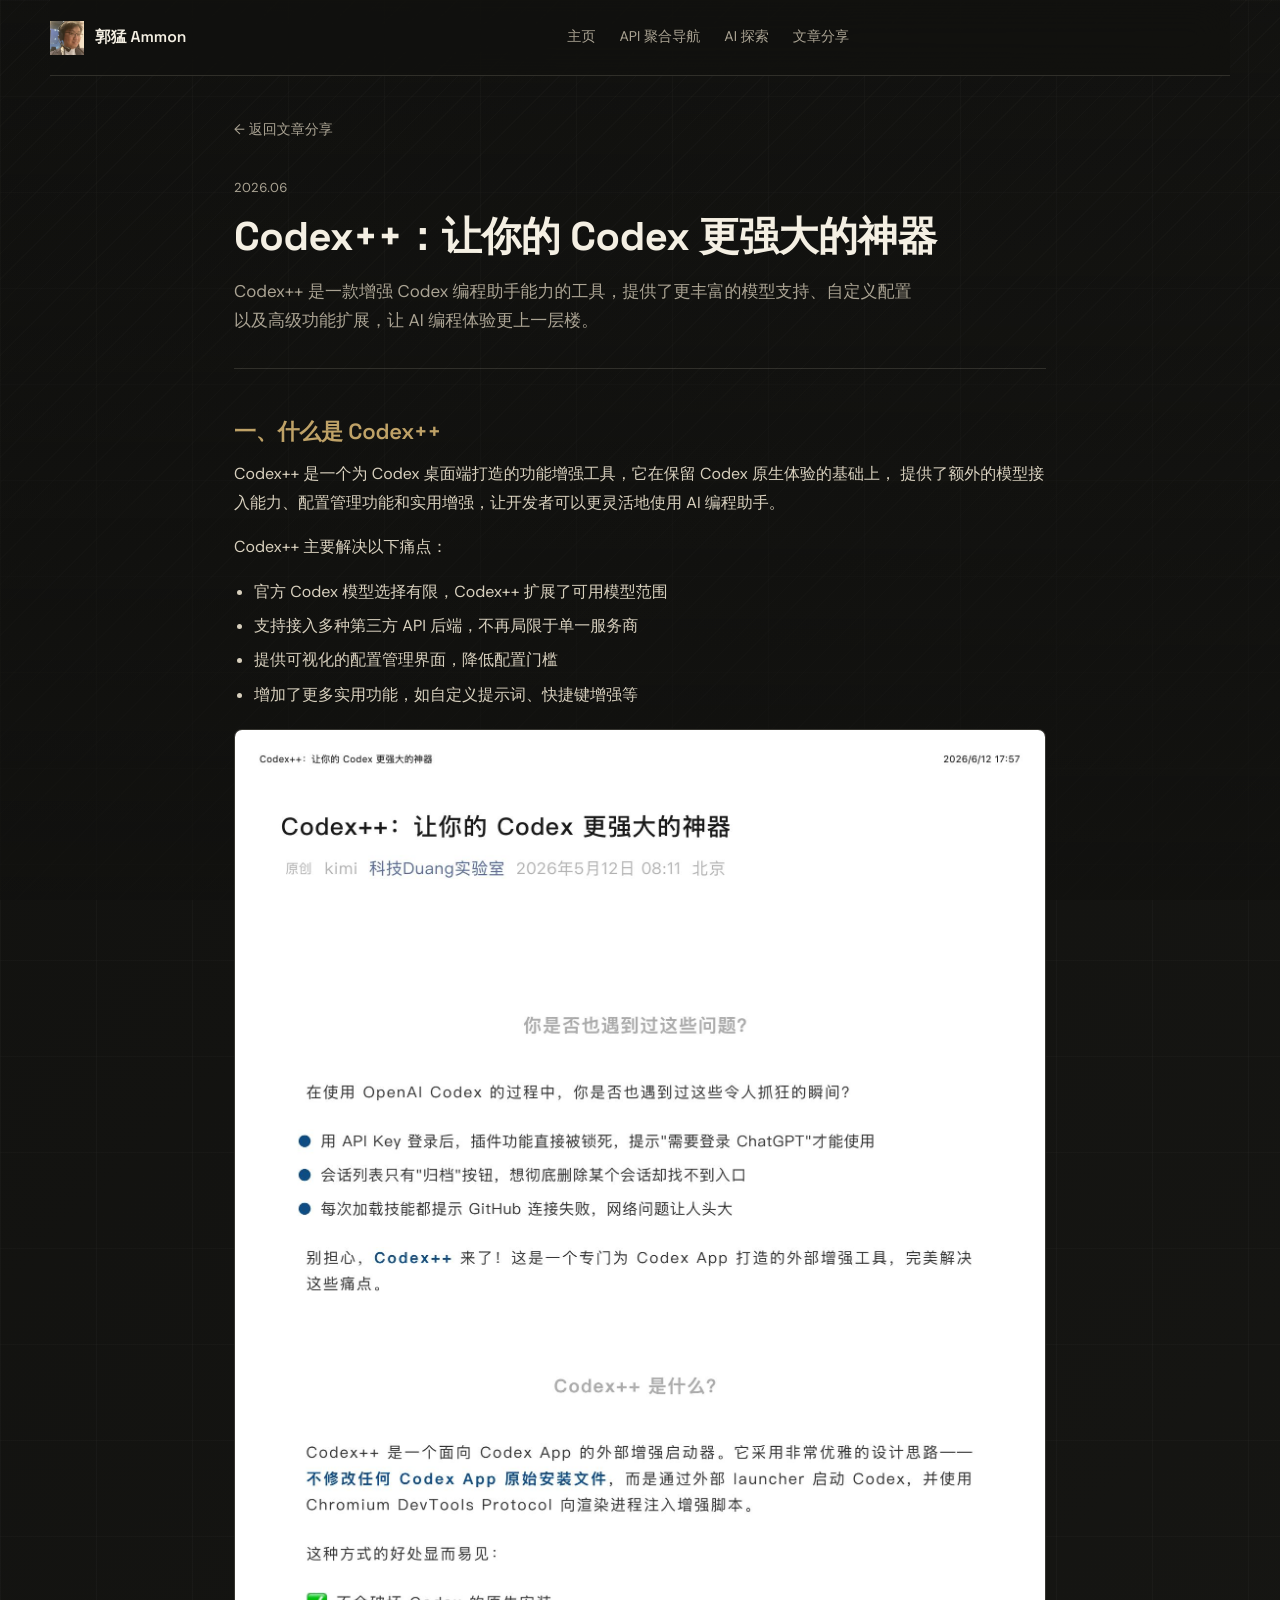
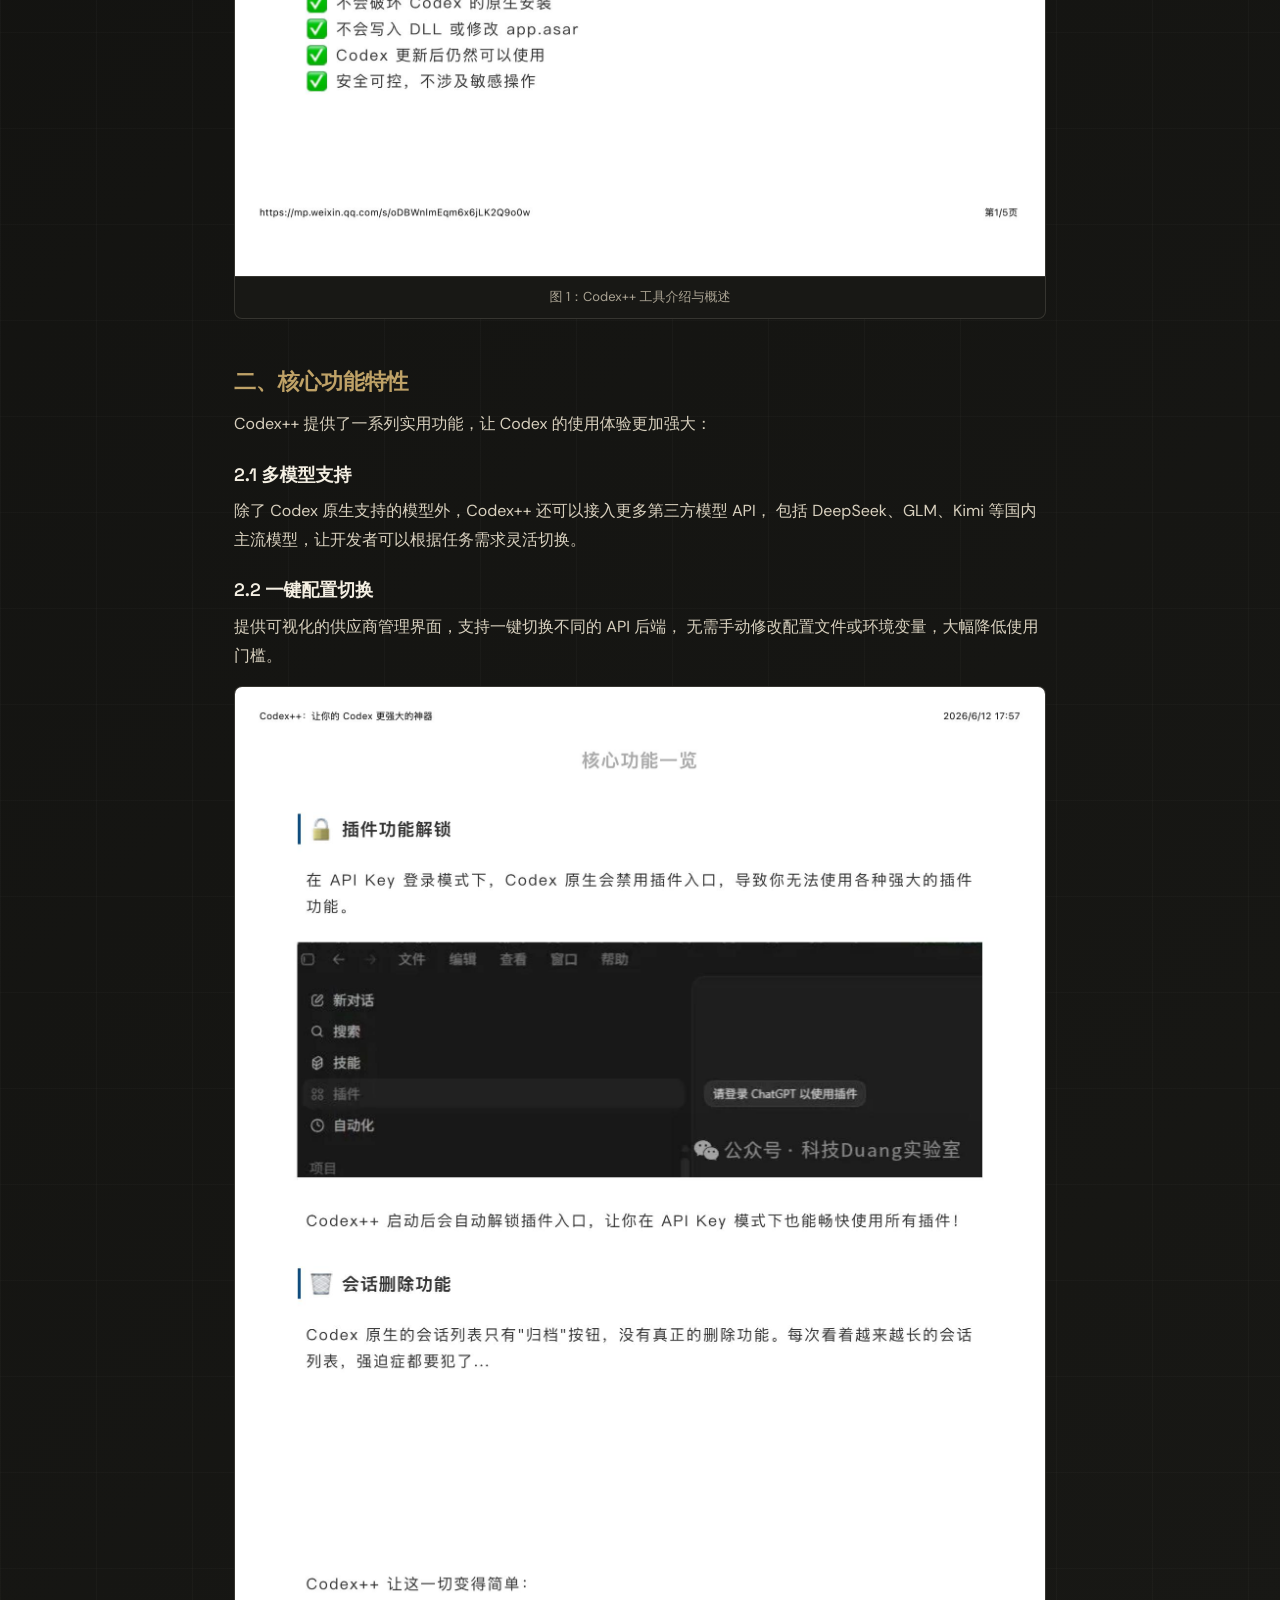
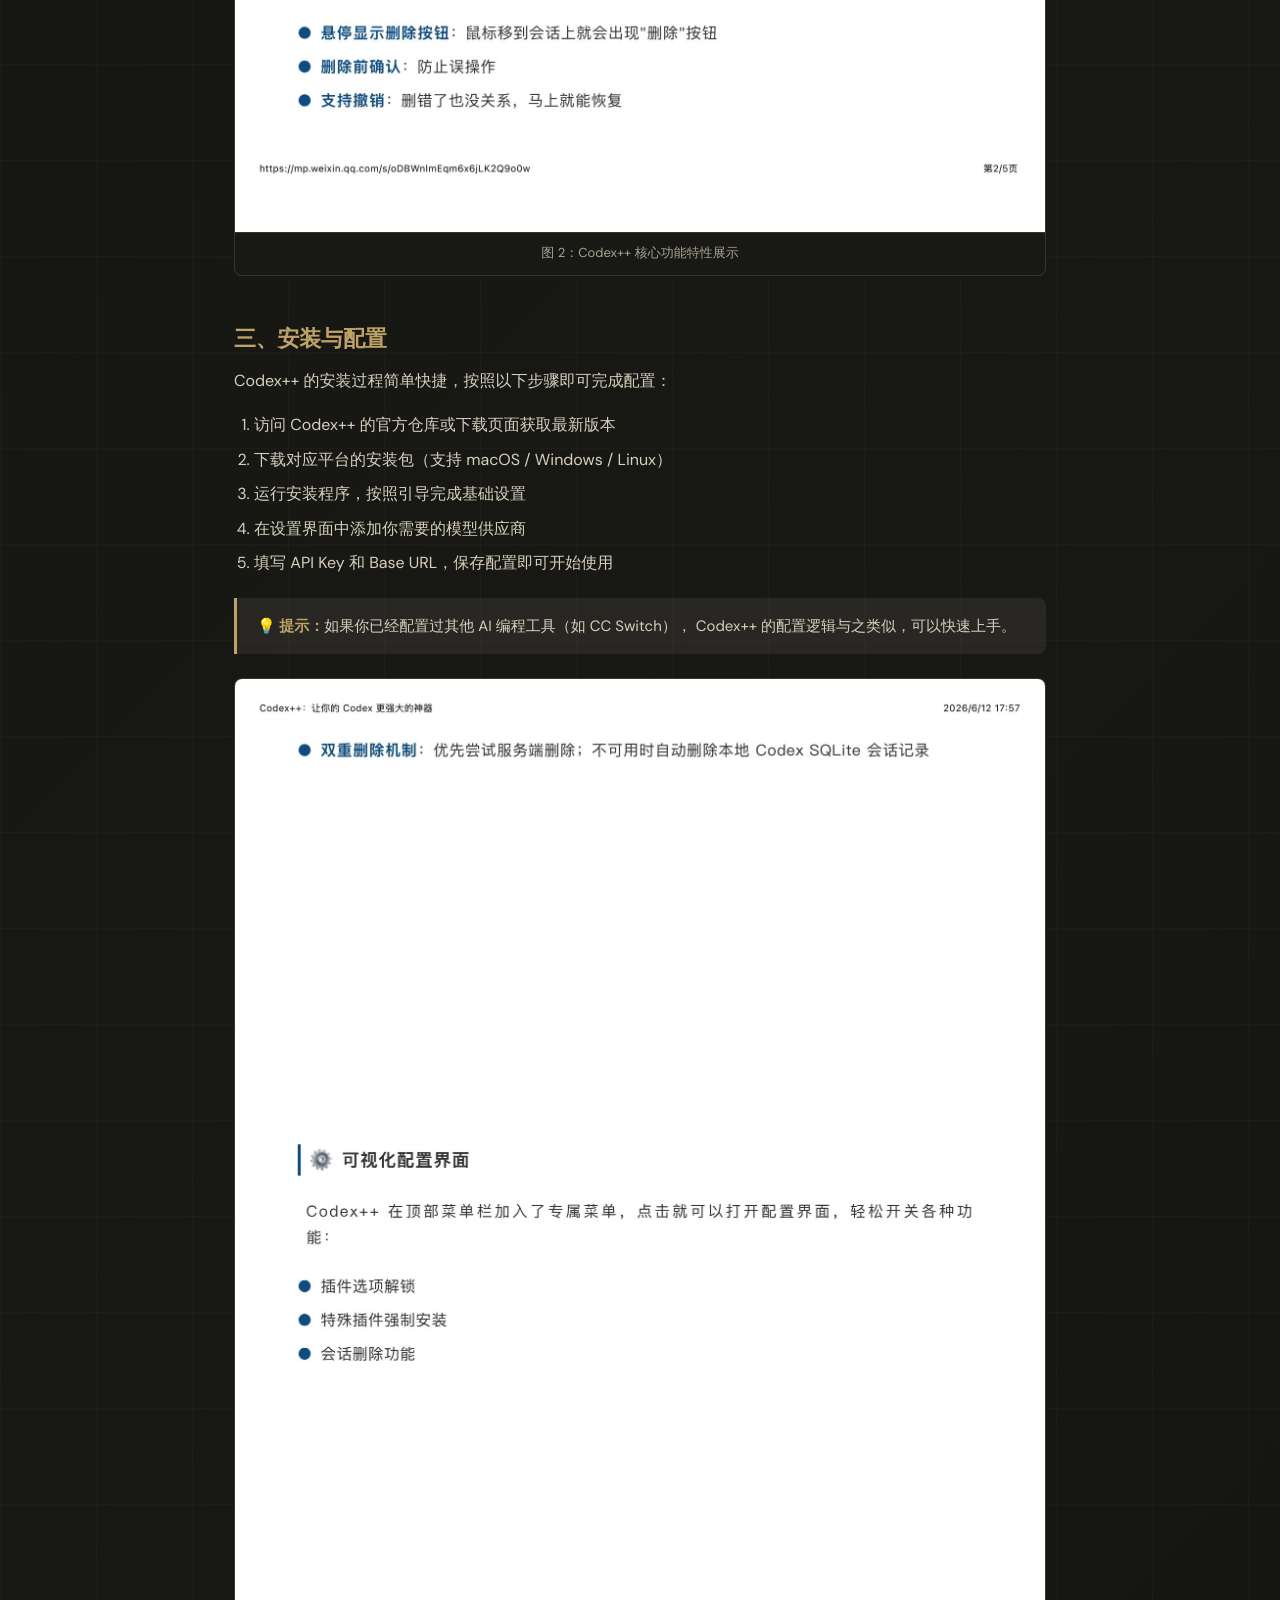
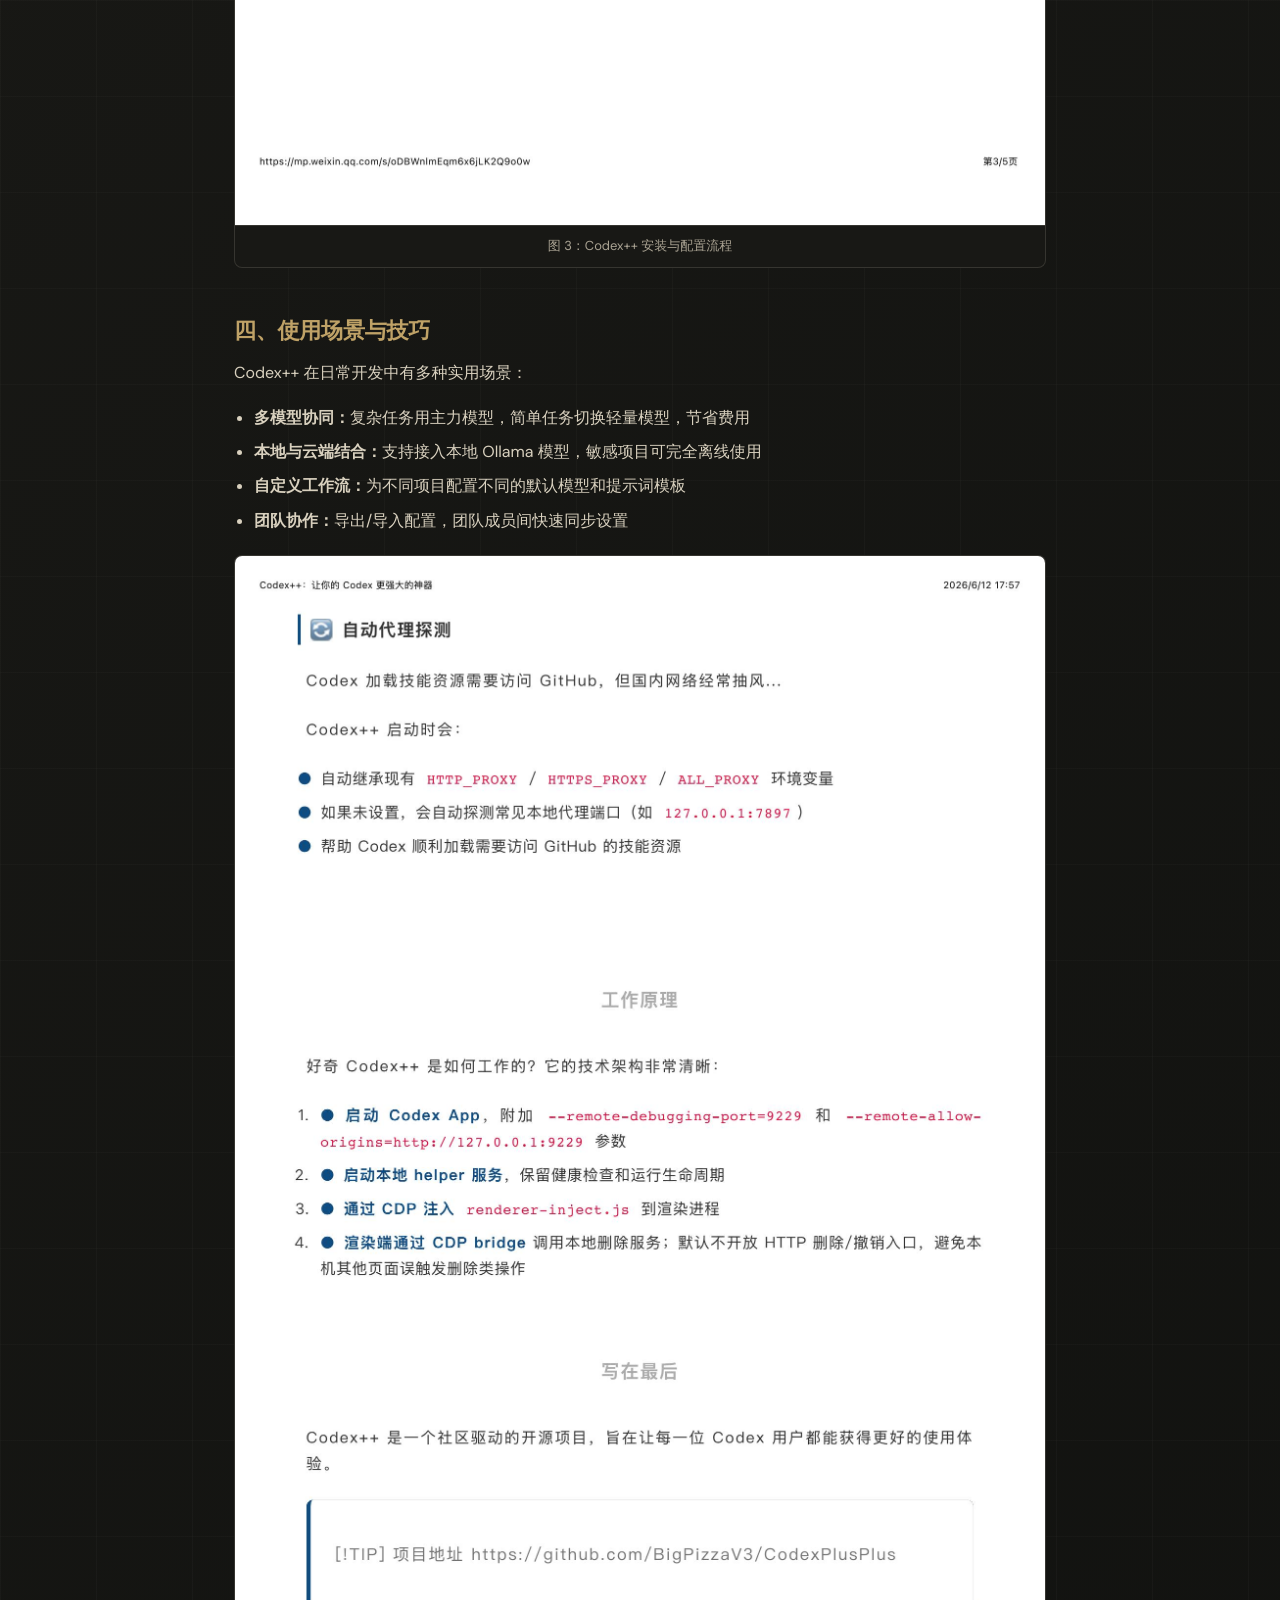
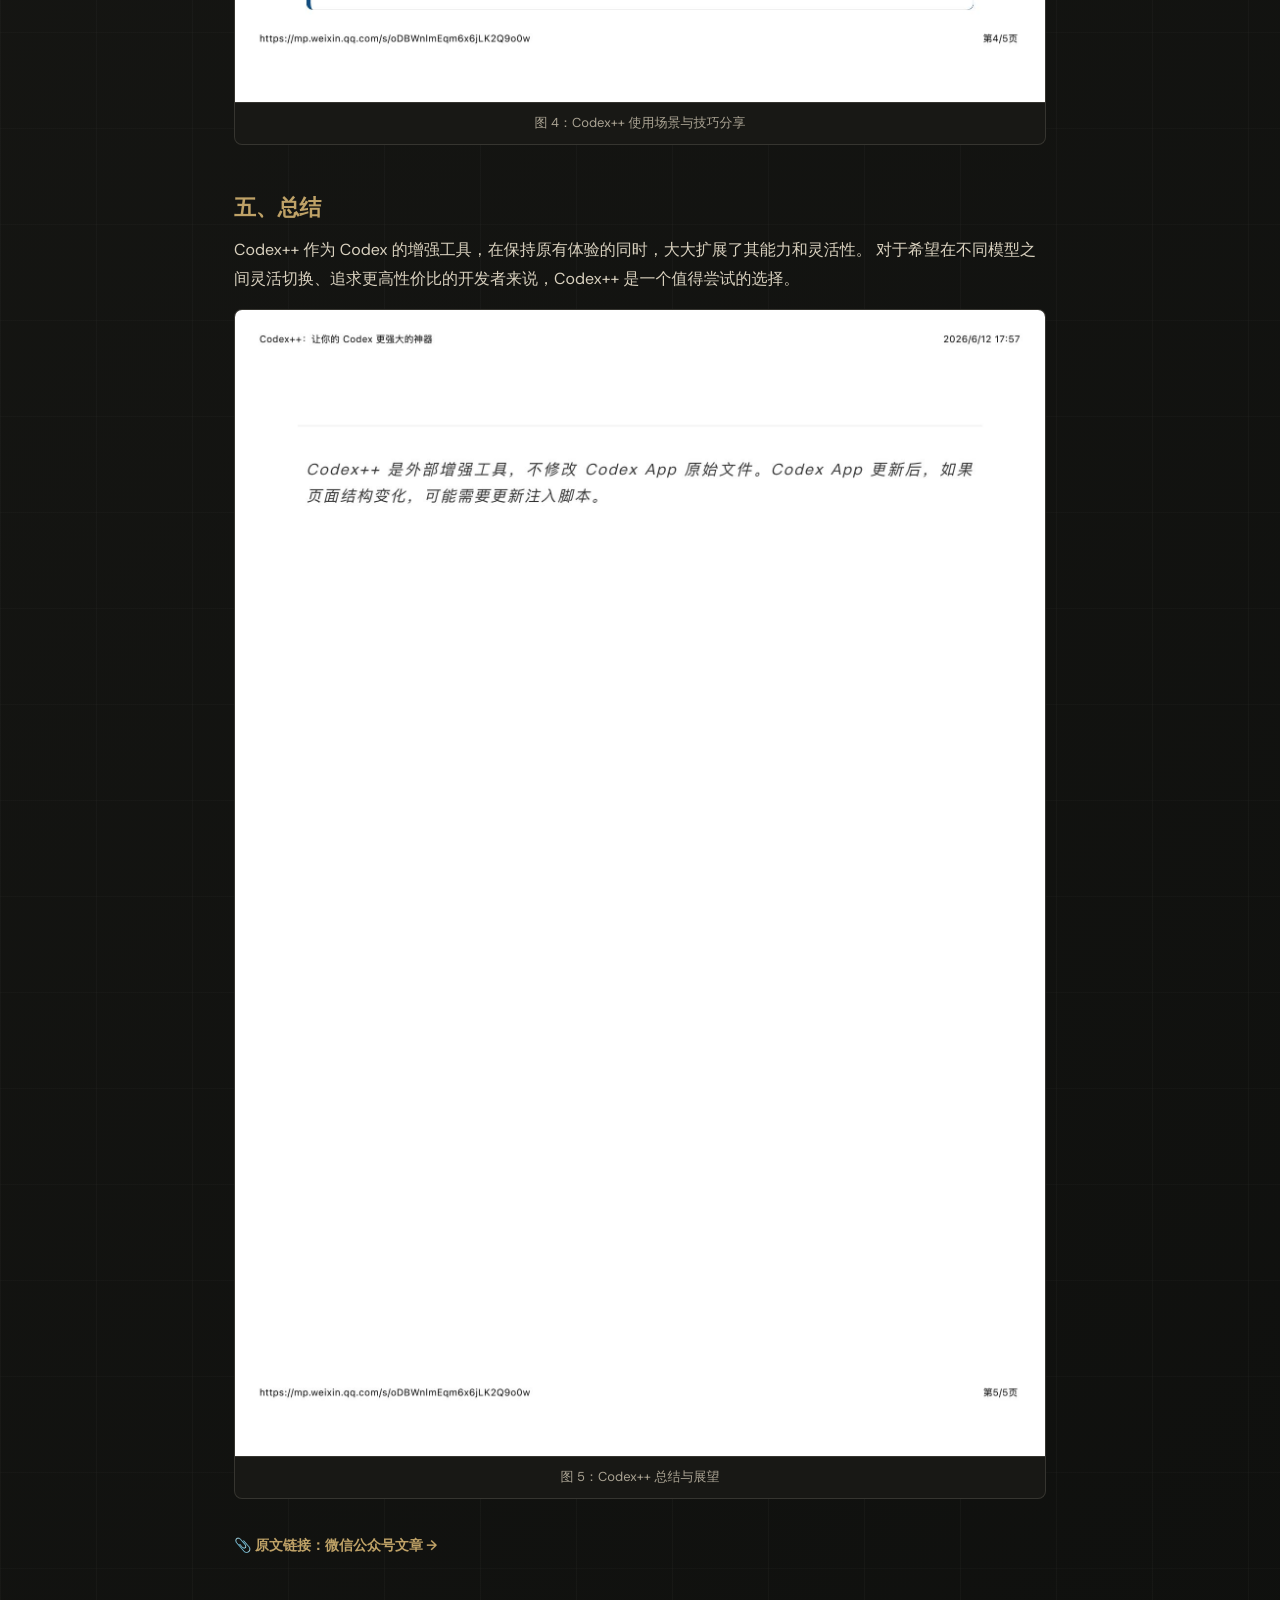
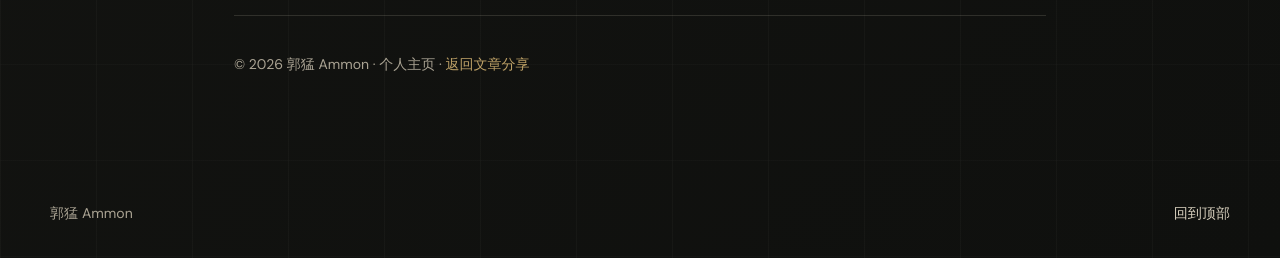
<file: docs/articles/codex-plus-guide.html>
<!DOCTYPE html>
<html lang="zh-CN">

<head>
    <meta charset="UTF-8">
    <meta name="viewport" content="width=device-width, initial-scale=1.0">
    <title>Codex++：让你的 Codex 更强大的神器 — 郭猛 Ammon</title>
    <meta name="description" content="详细介绍 Codex++ 工具的功能特性与使用方法，让你的 Codex AI 编程助手更加强大。">
    <link rel="preconnect" href="https://fonts.googleapis.com">
    <link rel="preconnect" href="https://fonts.gstatic.com" crossorigin>
    <link
        href="https://fonts.googleapis.com/css2?family=DM+Sans:wght@400;500;700&family=Space+Grotesk:wght@500;600;700&display=swap"
        rel="stylesheet">
    <link rel="stylesheet" href="../css/custom.css">
    <style>
        .article-page { max-width: 860px; margin: 0 auto; padding: 40px 24px 80px; }

        .article-page .back-link {
            display: inline-flex; align-items: center; gap: 6px;
            color: var(--muted); text-decoration: none; font-size: 14px;
            margin-bottom: 32px; transition: color .2s;
        }
        .article-page .back-link:hover { color: var(--accent); }

        .article-header {
            margin-bottom: 40px; padding-bottom: 32px;
            border-bottom: 1px solid var(--line);
        }
        .article-header .article-date {
            font-size: 13px; color: var(--muted); letter-spacing: .04em; text-transform: uppercase;
        }
        .article-header h1 {
            font-family: var(--font-heading);
            font-size: clamp(28px, 5vw, 40px); font-weight: 700;
            color: var(--text); margin: 12px 0 16px;
            line-height: 1.25; letter-spacing: -.01em;
        }
        .article-header .article-summary {
            font-size: 17px; color: var(--muted); line-height: 1.7; max-width: 680px;
        }

        .article-body h2 {
            font-family: var(--font-heading); font-size: 22px; font-weight: 600;
            color: var(--accent); margin: 44px 0 16px; padding-top: 8px; letter-spacing: -.01em;
        }
        .article-body h3 {
            font-family: var(--font-heading); font-size: 18px; font-weight: 600;
            color: var(--text); margin: 28px 0 12px;
        }
        .article-body p { color: var(--soft); line-height: 1.78; margin: 0 0 16px; }
        .article-body ul, .article-body ol { color: var(--soft); line-height: 1.78; margin: 0 0 20px; padding-left: 20px; }
        .article-body li { margin-bottom: 6px; }

        .article-body code {
            background: var(--surface); color: var(--accent);
            padding: 2px 7px; border-radius: 4px;
            font-family: "SF Mono", "Fira Code", monospace; font-size: .9em;
        }
        .article-body pre {
            background: var(--bg-soft); border: 1px solid var(--line);
            border-radius: var(--radius); padding: 16px 20px; overflow-x: auto;
            font-size: 14px; line-height: 1.6; margin: 0 0 20px;
        }
        .article-body pre code { background: none; color: var(--soft); padding: 0; }

        .article-body figure {
            margin: 0 0 32px; border-radius: var(--radius);
            overflow: hidden; border: 1px solid var(--line);
            background: var(--bg-soft);
        }
        .article-body figure img { display: block; width: 100%; height: auto; }
        .article-body figure figcaption {
            padding: 10px 14px; font-size: 13px; color: var(--muted);
            text-align: center; border-top: 1px solid var(--line);
        }

        .article-body .tip-box {
            background: var(--surface); border-left: 3px solid var(--accent);
            border-radius: 0 var(--radius) var(--radius) 0; padding: 16px 20px;
            margin: 0 0 24px; color: var(--soft); font-size: 15px;
        }
        .article-body .tip-box strong { color: var(--accent); }

        .article-body blockquote {
            border-left: 2px solid var(--line); margin: 0 0 16px;
            padding: 4px 0 4px 16px; color: var(--muted); font-style: italic;
        }

        .article-body .source-link {
            display: inline-flex; align-items: center; gap: 6px;
            color: var(--accent); text-decoration: none; font-size: 14px;
            font-weight: 600; transition: color .2s;
        }
        .article-body .source-link:hover { color: var(--text); }

        .article-footer {
            margin-top: 56px; padding-top: 24px;
            border-top: 1px solid var(--line); color: var(--muted); font-size: 14px;
        }

        @media (max-width: 640px) {
            .article-page { padding: 24px 16px 56px; }
            .article-header h1 { font-size: 24px; }
            .article-body h2 { font-size: 19px; }
        }
    </style>
</head>

<body>
    <span id="top" class="top-anchor" aria-hidden="true"></span>
    <div class="page-shell">
        <header class="site-header">
            <a class="brand" href="../index.html" aria-label="回到主页">
                <img src="../assets/avatar.jpg" alt="郭猛 Ammon" class="brand-avatar" width="34" height="34">
                <span>郭猛 Ammon</span>
            </a>
            <nav class="desktop-nav" aria-label="主导航">
                <a href="../index.html">主页</a>
                <a href="../api-hub.html">API 聚合导航</a>
                <a href="../index.html#ai-explore">AI 探索</a>
                <a href="../index.html#articles">文章分享</a>
            </nav>
            <div class="header-actions">
                <button class="menu-toggle" type="button" data-menu-toggle aria-label="打开菜单" aria-controls="mobile-menu"
                    aria-expanded="false">
                    <span></span>
                    <span></span>
                </button>
            </div>
        </header>

        <div class="mobile-menu" id="mobile-menu" data-mobile-menu>
            <a href="../index.html">主页</a>
            <a href="../api-hub.html">API 聚合导航</a>
            <a href="../index.html#ai-explore">AI 探索</a>
            <a href="../index.html#articles">文章分享</a>
        </div>

        <main>
            <article class="article-page">
                <a class="back-link" href="../index.html#articles">← 返回文章分享</a>

                <div class="article-header">
                    <time class="article-date">2026.06</time>
                    <h1>Codex++：让你的 Codex 更强大的神器</h1>
                    <p class="article-summary">
                        Codex++ 是一款增强 Codex 编程助手能力的工具，提供了更丰富的模型支持、自定义配置以及高级功能扩展，让 AI 编程体验更上一层楼。
                    </p>
                </div>

                <div class="article-body">

                    <h2>一、什么是 Codex++</h2>
                    <p>
                        Codex++ 是一个为 Codex 桌面端打造的功能增强工具，它在保留 Codex 原生体验的基础上，
                        提供了额外的模型接入能力、配置管理功能和实用增强，让开发者可以更灵活地使用 AI 编程助手。
                    </p>
                    <p>Codex++ 主要解决以下痛点：</p>
                    <ul>
                        <li>官方 Codex 模型选择有限，Codex++ 扩展了可用模型范围</li>
                        <li>支持接入多种第三方 API 后端，不再局限于单一服务商</li>
                        <li>提供可视化的配置管理界面，降低配置门槛</li>
                        <li>增加了更多实用功能，如自定义提示词、快捷键增强等</li>
                    </ul>

                    <figure>
                        <img src="images/codex-plus/page-hq-1.jpg" alt="Codex++ 介绍" loading="lazy">
                        <figcaption>图 1：Codex++ 工具介绍与概述</figcaption>
                    </figure>

                    <h2>二、核心功能特性</h2>
                    <p>Codex++ 提供了一系列实用功能，让 Codex 的使用体验更加强大：</p>

                    <h3>2.1 多模型支持</h3>
                    <p>
                        除了 Codex 原生支持的模型外，Codex++ 还可以接入更多第三方模型 API，
                        包括 DeepSeek、GLM、Kimi 等国内主流模型，让开发者可以根据任务需求灵活切换。
                    </p>

                    <h3>2.2 一键配置切换</h3>
                    <p>
                        提供可视化的供应商管理界面，支持一键切换不同的 API 后端，
                        无需手动修改配置文件或环境变量，大幅降低使用门槛。
                    </p>

                    <figure>
                        <img src="images/codex-plus/page-hq-2.jpg" alt="Codex++ 功能特性" loading="lazy">
                        <figcaption>图 2：Codex++ 核心功能特性展示</figcaption>
                    </figure>

                    <h2>三、安装与配置</h2>
                    <p>Codex++ 的安装过程简单快捷，按照以下步骤即可完成配置：</p>
                    <ol>
                        <li>访问 Codex++ 的官方仓库或下载页面获取最新版本</li>
                        <li>下载对应平台的安装包（支持 macOS / Windows / Linux）</li>
                        <li>运行安装程序，按照引导完成基础设置</li>
                        <li>在设置界面中添加你需要的模型供应商</li>
                        <li>填写 API Key 和 Base URL，保存配置即可开始使用</li>
                    </ol>

                    <div class="tip-box">
                        <strong>💡 提示：</strong>如果你已经配置过其他 AI 编程工具（如 CC Switch），
                        Codex++ 的配置逻辑与之类似，可以快速上手。
                    </div>

                    <figure>
                        <img src="images/codex-plus/page-hq-3.jpg" alt="Codex++ 安装配置" loading="lazy">
                        <figcaption>图 3：Codex++ 安装与配置流程</figcaption>
                    </figure>

                    <h2>四、使用场景与技巧</h2>
                    <p>Codex++ 在日常开发中有多种实用场景：</p>
                    <ul>
                        <li><strong>多模型协同：</strong>复杂任务用主力模型，简单任务切换轻量模型，节省费用</li>
                        <li><strong>本地与云端结合：</strong>支持接入本地 Ollama 模型，敏感项目可完全离线使用</li>
                        <li><strong>自定义工作流：</strong>为不同项目配置不同的默认模型和提示词模板</li>
                        <li><strong>团队协作：</strong>导出/导入配置，团队成员间快速同步设置</li>
                    </ul>

                    <figure>
                        <img src="images/codex-plus/page-hq-4.jpg" alt="Codex++ 使用场景" loading="lazy">
                        <figcaption>图 4：Codex++ 使用场景与技巧分享</figcaption>
                    </figure>

                    <h2>五、总结</h2>
                    <p>
                        Codex++ 作为 Codex 的增强工具，在保持原有体验的同时，大大扩展了其能力和灵活性。
                        对于希望在不同模型之间灵活切换、追求更高性价比的开发者来说，Codex++ 是一个值得尝试的选择。
                    </p>

                    <figure>
                        <img src="images/codex-plus/page-hq-5.jpg" alt="Codex++ 总结" loading="lazy">
                        <figcaption>图 5：Codex++ 总结与展望</figcaption>
                    </figure>

                    <p style="margin-top: 24px;">
                        <a class="source-link" href="https://mp.weixin.qq.com/s/uUGixJLdGlnazrFEK1ey7Q" target="_blank" rel="noreferrer">
                            📎 原文链接：微信公众号文章 →
                        </a>
                    </p>

                </div>

                <div class="article-footer">
                    <p>© 2026 郭猛 Ammon · 个人主页 · <a href="../index.html#articles" style="color:var(--accent);">返回文章分享</a></p>
                </div>
            </article>
        </main>

        <footer class="site-footer section">
            <span>郭猛 Ammon</span>
            <a href="#top">回到顶部</a>
        </footer>
    </div>

    <script>history.scrollRestoration = 'manual';</script>
    <script>
        document.querySelector('[data-menu-toggle]')?.addEventListener('click', function (e) {
            const open = document.body.classList.toggle('menu-open');
            document.querySelector('[data-mobile-menu]')?.classList.toggle('active', open);
            e.currentTarget.setAttribute('aria-expanded', String(open));
            e.currentTarget.setAttribute('aria-label', open ? '关闭菜单' : '打开菜单');
        });
        document.querySelectorAll('#mobile-menu a').forEach(link => {
            link.addEventListener('click', () => {
                document.body.classList.remove('menu-open');
                document.querySelector('[data-mobile-menu]')?.classList.remove('active');
                const btn = document.querySelector('[data-menu-toggle]');
                if (btn) { btn.setAttribute('aria-expanded', 'false'); btn.setAttribute('aria-label', '打开菜单'); }
            });
        });
    </script>
</body>

</html>
</file>
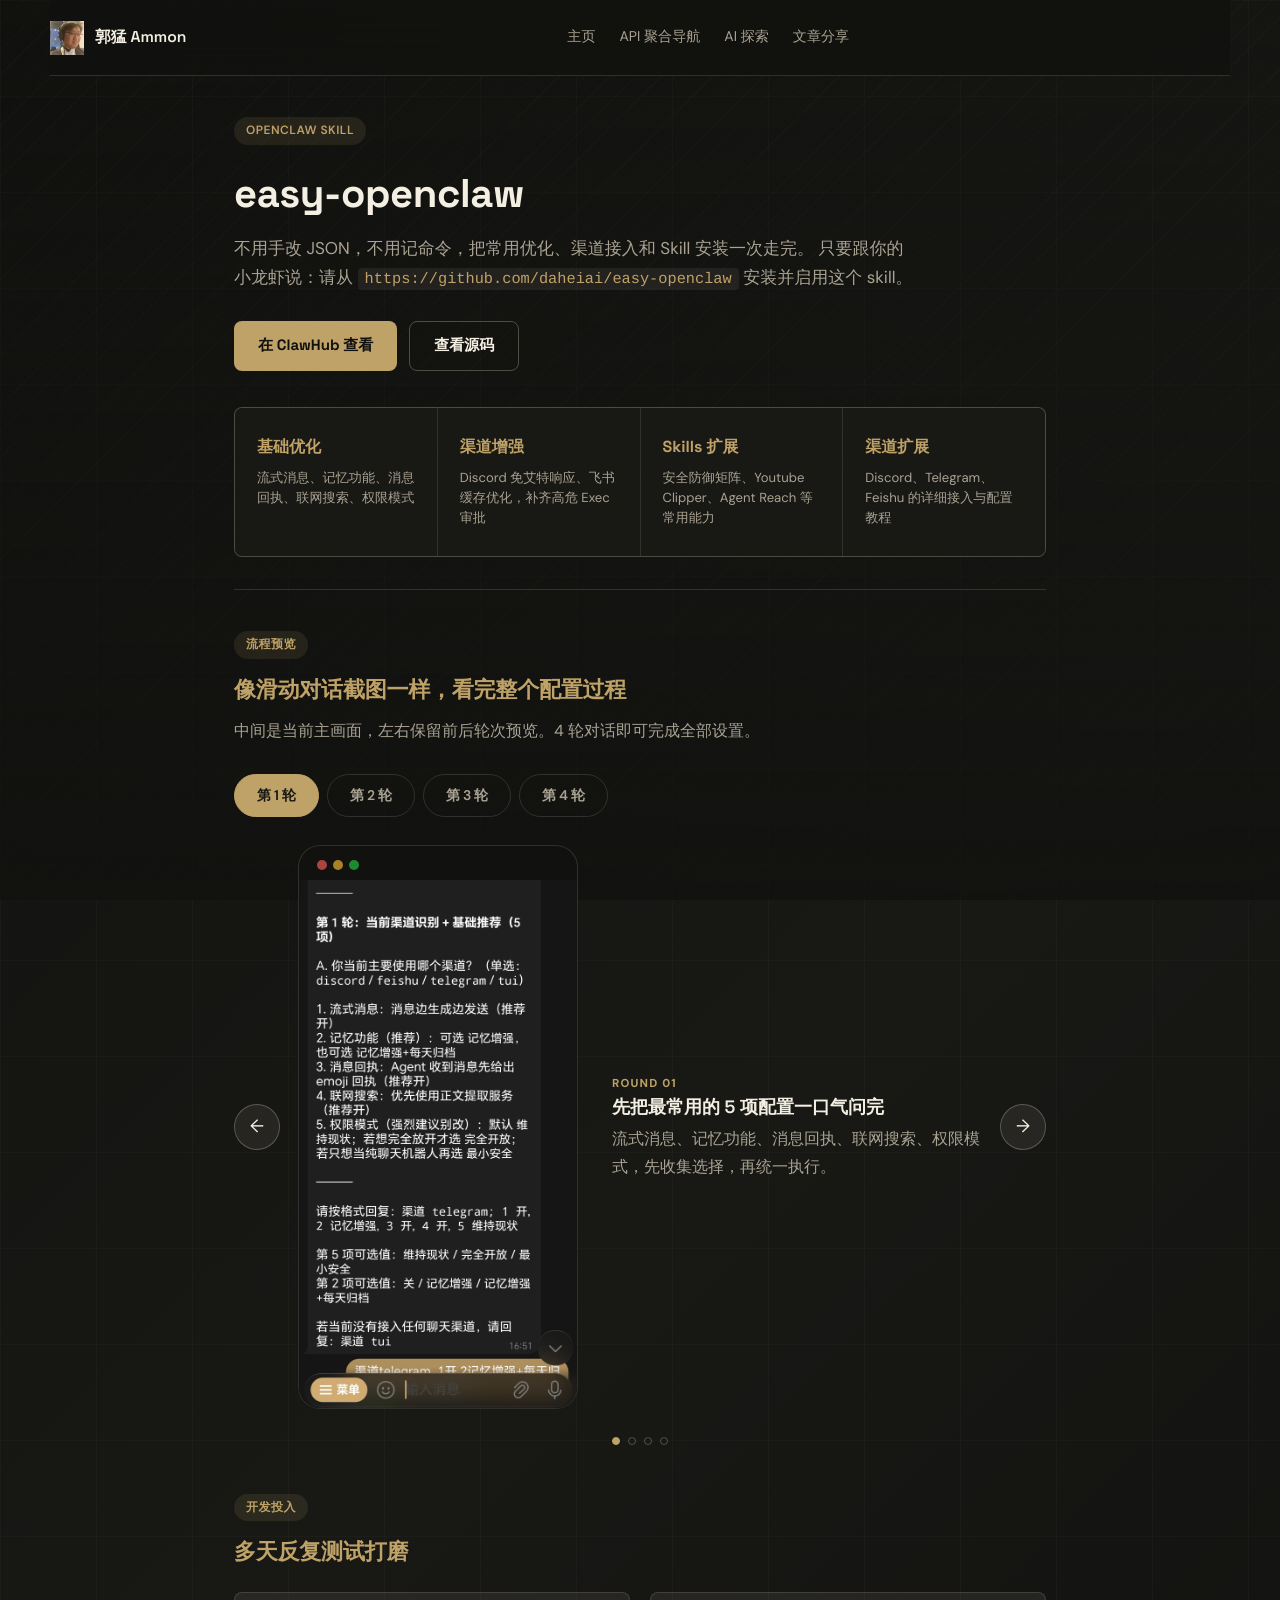
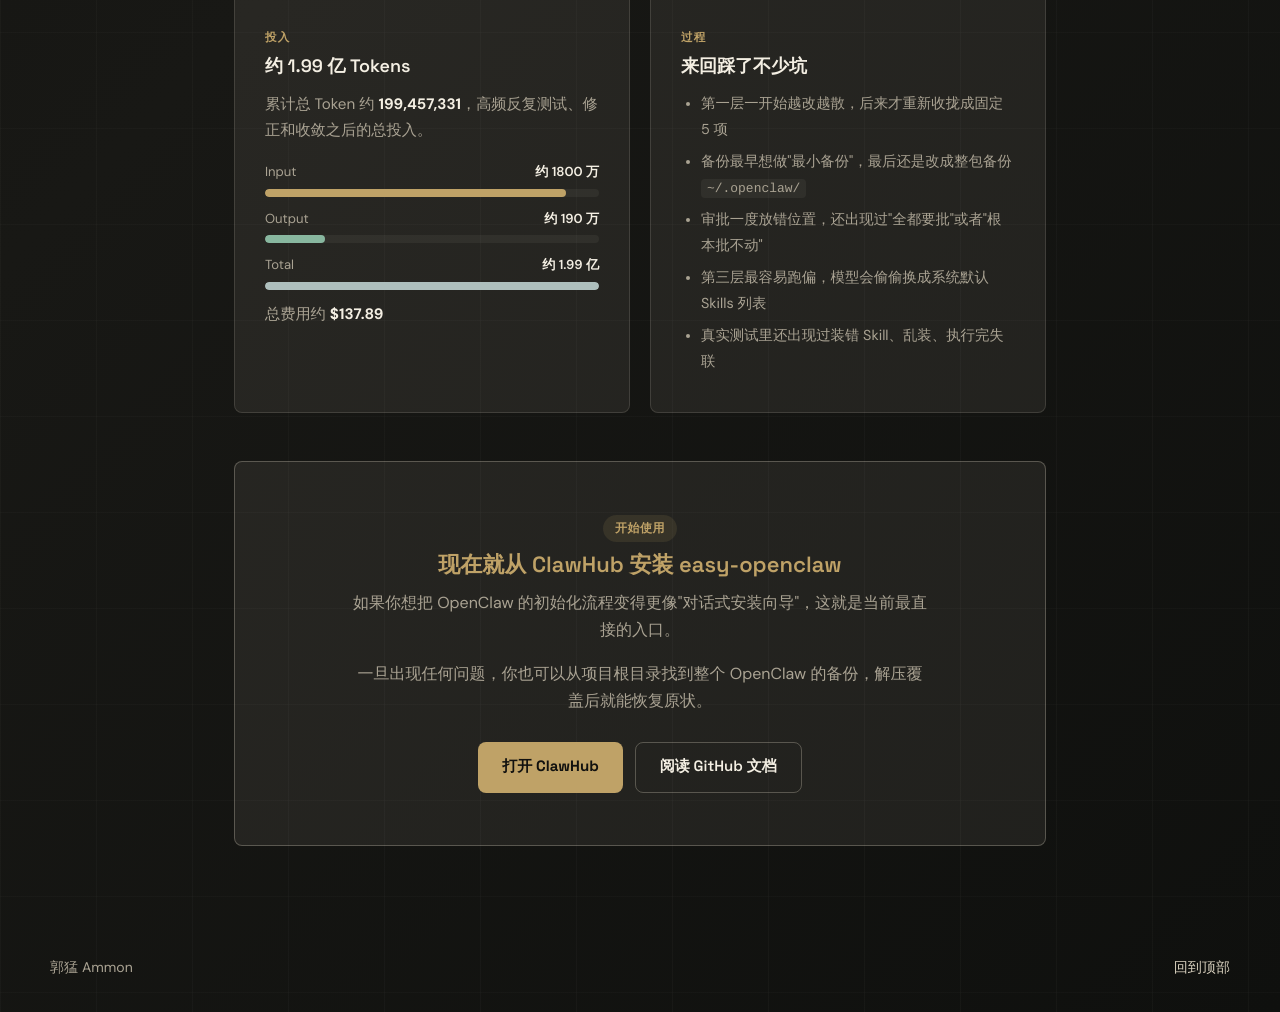
<file: docs/articles/easy-openclaw.html>
<!DOCTYPE html>
<html lang="zh-CN">

<head>
    <meta charset="UTF-8">
    <meta name="viewport" content="width=device-width, initial-scale=1.0">
    <title>easy-openclaw — OpenClaw 对话式配置向导</title>
    <meta name="description" content="easy-openclaw 是一个面向 OpenClaw 的对话式配置向导：基础优化、渠道增强、Skills 安装和新渠道接入，一次走完。">
    <link rel="preconnect" href="https://fonts.googleapis.com">
    <link rel="preconnect" href="https://fonts.gstatic.com" crossorigin>
    <link
        href="https://fonts.googleapis.com/css2?family=DM+Sans:wght@400;500;700&family=Space+Grotesk:wght@500;600;700&display=swap"
        rel="stylesheet">
    <link rel="stylesheet" href="../css/custom.css">
    <style>
        .reveal { opacity: 0; transform: translateY(18px); transition: opacity .6s ease, transform .6s ease; }
        .reveal.visible { opacity: 1; transform: translateY(0); }
        /* ===== 页面容器 ===== */
        .article-page { max-width: 860px; margin: 0 auto; padding: 40px 24px 80px; }

        /* ===== 通用区块标签 ===== */
        .sec-label {
            display: inline-block; font-size: 12px; font-weight: 600;
            color: var(--accent); background: rgba(191,162,103,0.12);
            padding: 4px 12px; border-radius: 999px; margin-bottom: 12px; letter-spacing: .04em;
        }

        /* ===== Hero ===== */
        .hero-block { margin-bottom: 40px; padding-bottom: 32px; border-bottom: 1px solid var(--line); }
        .hero-block h1 {
            font-family: var(--font-heading);
            font-size: clamp(28px, 5vw, 40px); font-weight: 700;
            color: var(--text); margin: 12px 0 16px; line-height: 1.25; letter-spacing: -.01em;
        }
        .hero-sub { font-size: 17px; color: var(--muted); max-width: 680px; line-height: 1.7; margin: 0 0 28px; }
        .hero-sub code { background: var(--surface); padding: 2px 7px; border-radius: 4px; font-size: .9em; color: var(--accent); }
        .hero-btns { display: flex; gap: 12px; flex-wrap: wrap; margin-bottom: 36px; }
        .btn-primary {
            display: inline-flex; align-items: center; gap: 8px;
            background: var(--accent); color: #11110f; text-decoration: none;
            padding: 12px 24px; border-radius: 8px; font-weight: 700; font-size: 15px;
            font-family: var(--font-heading); transition: filter .2s;
        }
        .btn-primary:hover { filter: brightness(1.15); }
        .btn-secondary {
            display: inline-flex; align-items: center; gap: 8px;
            background: transparent; color: var(--text); text-decoration: none;
            border: 1px solid var(--line-strong); padding: 12px 24px; border-radius: 8px;
            font-weight: 600; font-size: 15px; font-family: var(--font-heading); transition: all .2s;
        }
        .btn-secondary:hover { border-color: var(--accent); color: var(--accent); }

        /* Meta 四栏 */
        .meta-row {
            display: grid; grid-template-columns: repeat(4, 1fr);
            border: 1px solid var(--line); border-radius: var(--radius); overflow: hidden;
            background: var(--line);
            gap: 1px;
        }
        .meta-item {
            background: var(--bg-soft); padding: 26px 22px;
            display: flex; flex-direction: column; gap: 8px;
        }
        .meta-item .meta-title { font-family: var(--font-heading); font-size: 1rem; font-weight: 700; color: var(--accent); }
        .meta-item .meta-desc { font-size: 0.82rem; color: var(--muted); line-height: 1.55; }

        /* ===== 通用区块 ===== */
        .block { margin-bottom: 48px; }
        .block-head { margin-bottom: 28px; }
        .block-head h2 {
            font-family: var(--font-heading); font-size: 22px; font-weight: 600;
            color: var(--accent); margin: 0 0 12px; padding-top: 8px; letter-spacing: -.01em;
        }
        .block-head p { color: var(--muted); max-width: 620px; line-height: 1.78; }

        /* ===== 轮播 ===== */
        .carousel-tabs { display: flex; gap: 8px; margin-bottom: 28px; flex-wrap: wrap; }
        .carousel-tab {
            padding: 9px 22px; border-radius: 999px; font-size: 14px; font-weight: 600;
            border: 1px solid var(--line); background: transparent; color: var(--muted);
            cursor: pointer; font-family: var(--font-body); transition: all .2s;
        }
        .carousel-tab.on { background: var(--accent); color: var(--ink); border-color: var(--accent); }
        .carousel-tab:hover:not(.on) { border-color: var(--line-strong); color: var(--text); }

        .carousel-row { display: flex; align-items: center; gap: 18px; }
        .carousel-arrow {
            width: 46px; height: 46px; border-radius: 50%; flex-shrink: 0;
            border: 1px solid var(--line-strong); background: var(--surface); color: var(--text);
            cursor: pointer; font-size: 18px; display: flex; align-items: center; justify-content: center;
            transition: all .2s;
        }
        .carousel-arrow:hover { border-color: var(--accent); color: var(--accent); background: rgba(191,162,103,0.08); }
        .carousel-stage { flex: 1; overflow: hidden; }
        .carousel-panel { display: none; align-items: center; gap: 34px; }
        .carousel-panel.on { display: flex; animation: fadeSlide .4s ease; }
        @keyframes fadeSlide { from { opacity: 0; transform: translateX(18px); } to { opacity: 1; transform: translateX(0); } }

        .phone-shell {
            flex-shrink: 0; width: 280px;
            border: 1px solid var(--line); border-radius: 22px; overflow: hidden;
            background: var(--bg);
        }
        .phone-top { display: flex; gap: 6px; padding: 14px 18px 10px; }
        .phone-top i { width: 10px; height: 10px; border-radius: 50%; background: rgba(244,239,226,0.18); display: block; }
        .phone-top i:nth-child(1) { background: rgba(255,95,87,0.65); }
        .phone-top i:nth-child(2) { background: rgba(255,189,46,0.65); }
        .phone-top i:nth-child(3) { background: rgba(39,201,63,0.65); }
        .phone-img img { display: block; width: 100%; height: auto; }
        .panel-info { flex: 1; min-width: 0; }
        .panel-info .rnd { font-size: 0.72rem; font-weight: 700; color: var(--accent); letter-spacing: .1em; text-transform: uppercase; margin-bottom: 6px; display: block; }
        .panel-info h3 { font-family: var(--font-heading); font-size: 18px; font-weight: 600; color: var(--text); margin: 0 0 8px; }
        .panel-info p { color: var(--muted); margin: 0; line-height: 1.7; }

        .carousel-dots { display: flex; justify-content: center; gap: 8px; margin-top: 28px; }
        .carousel-dot { width: 8px; height: 8px; border-radius: 50%; border: 1px solid var(--line-strong); background: transparent; cursor: pointer; padding: 0; transition: all .2s; }
        .carousel-dot.on { background: var(--accent); border-color: var(--accent); }

        /* ===== 开发投入 ===== */
        .invest-grid { display: grid; grid-template-columns: 1fr 1fr; gap: 20px; }
        .invest-card {
            background: var(--surface); border: 1px solid var(--line);
            border-radius: var(--radius); padding: 30px;
        }
        .invest-card .card-tag { font-size: 0.72rem; font-weight: 700; color: var(--accent); letter-spacing: .1em; text-transform: uppercase; }
        .invest-card h3 { font-family: var(--font-heading); font-size: 18px; font-weight: 600; color: var(--text); margin: 8px 0 16px; }
        .invest-card p { color: var(--muted); font-size: 0.95rem; line-height: 1.7; margin: 0 0 12px; }
        .invest-card p strong { color: var(--text); }

        .bar-group { margin: 18px 0 10px; }
        .bar-row { margin-bottom: 12px; }
        .bar-head { display: flex; justify-content: space-between; font-size: 0.82rem; margin-bottom: 5px; }
        .bar-head span { color: var(--muted); } .bar-head b { font-weight: 600; color: var(--text); }
        .bar-track { height: 8px; background: rgba(244,239,226,0.05); border-radius: 4px; overflow: hidden; }
        .bar-fill { height: 100%; border-radius: 4px; }
        .bar-fill.in { background: var(--accent); }
        .bar-fill.out { background: var(--accent-green); }
        .bar-fill.all { background: var(--accent-blue); }
        .bar-note { font-size: 0.82rem; color: var(--muted); margin: 0; }

        .pit-list { color: var(--muted); font-size: 0.9rem; line-height: 1.8; padding-left: 20px; margin: 0; }
        .pit-list li { margin-bottom: 6px; }
        .pit-list code { background: rgba(244,239,226,0.05); padding: 2px 6px; border-radius: 4px; font-size: .9em; }

        /* ===== CTA ===== */
        .cta-box {
            background: var(--surface); border: 1px solid var(--line-strong);
            border-radius: var(--radius); padding: 52px 40px; text-align: center;
        }
        .cta-box h2 { font-family: var(--font-heading); font-size: 22px; font-weight: 600; color: var(--accent); margin: 0 0 12px; }
        .cta-box p { color: var(--muted); max-width: 580px; margin: 0 auto 16px; line-height: 1.7; }
        .cta-box .hero-btns { justify-content: center; margin-top: 28px; margin-bottom: 0; }

        @media (max-width: 860px) {
            .meta-row { grid-template-columns: repeat(2, 1fr); }
            .carousel-panel { flex-direction: column; align-items: flex-start; gap: 20px; }
            .phone-shell { width: 220px; }
        }
        @media (max-width: 640px) {
            .article-page { padding: 24px 16px 56px; }
            .meta-row { grid-template-columns: 1fr; }
            .invest-grid { grid-template-columns: 1fr; }
            .carousel-arrow { display: none; }
        }
    </style>
</head>

<body>
    <span id="top" class="top-anchor" aria-hidden="true"></span>
    <div class="page-shell">
        <header class="site-header">
            <a class="brand" href="../index.html" aria-label="回到主页">
                <img src="../assets/avatar.jpg" alt="郭猛 Ammon" class="brand-avatar" width="34" height="34">
                <span>郭猛 Ammon</span>
            </a>
            <nav class="desktop-nav" aria-label="主导航">
                <a href="../index.html">主页</a>
                <a href="../api-hub.html">API 聚合导航</a>
                <a href="../index.html#ai-explore">AI 探索</a>
                <a href="../index.html#articles">文章分享</a>
            </nav>
            <div class="header-actions">
                <button class="menu-toggle" type="button" data-menu-toggle aria-label="打开菜单" aria-controls="mobile-menu"
                    aria-expanded="false">
                    <span></span>
                    <span></span>
                </button>
            </div>
        </header>

        <div class="mobile-menu" id="mobile-menu" data-mobile-menu>
            <a href="../index.html">主页</a>
            <a href="../api-hub.html">API 聚合导航</a>
            <a href="../index.html#ai-explore">AI 探索</a>
            <a href="../index.html#articles">文章分享</a>
        </div>

        <main>
            <article class="article-page">

                <!-- ===== Hero ===== -->
                <div class="hero-block reveal">
                    <span class="sec-label">OPENCLAW SKILL</span>
                    <h1>easy-openclaw</h1>
                    <p class="hero-sub">
                        不用手改 JSON，不用记命令，把常用优化、渠道接入和 Skill 安装一次走完。
                        只要跟你的小龙虾说：请从 <code>https://github.com/daheiai/easy-openclaw</code> 安装并启用这个 skill。
                    </p>
                    <div class="hero-btns">
                        <a class="btn-primary" href="https://clawhub.ai/daheiai/easy-openclaw" target="_blank" rel="noreferrer">在 ClawHub 查看</a>
                        <a class="btn-secondary" href="https://github.com/daheiai/easy-openclaw" target="_blank" rel="noreferrer">查看源码</a>
                    </div>

                    <div class="meta-row reveal">
                        <div class="meta-item">
                            <span class="meta-title">基础优化</span>
                            <span class="meta-desc">流式消息、记忆功能、消息回执、联网搜索、权限模式</span>
                        </div>
                        <div class="meta-item">
                            <span class="meta-title">渠道增强</span>
                            <span class="meta-desc">Discord 免艾特响应、飞书缓存优化，补齐高危 Exec 审批</span>
                        </div>
                        <div class="meta-item">
                            <span class="meta-title">Skills 扩展</span>
                            <span class="meta-desc">安全防御矩阵、Youtube Clipper、Agent Reach 等常用能力</span>
                        </div>
                        <div class="meta-item">
                            <span class="meta-title">渠道扩展</span>
                            <span class="meta-desc">Discord、Telegram、Feishu 的详细接入与配置教程</span>
                        </div>
                    </div>
                </div>

                <!-- ===== 流程预览 ===== -->
                <div class="block reveal">
                    <div class="block-head">
                        <span class="sec-label">流程预览</span>
                        <h2>像滑动对话截图一样，看完整个配置过程</h2>
                        <p>中间是当前主画面，左右保留前后轮次预览。4 轮对话即可完成全部设置。</p>
                    </div>

                    <div class="carousel-tabs" role="tablist">
                        <button class="carousel-tab on" type="button" data-slide="0">第 1 轮</button>
                        <button class="carousel-tab" type="button" data-slide="1">第 2 轮</button>
                        <button class="carousel-tab" type="button" data-slide="2">第 3 轮</button>
                        <button class="carousel-tab" type="button" data-slide="3">第 4 轮</button>
                    </div>

                    <div class="carousel-row" aria-live="polite">
                        <button class="carousel-arrow carousel-prev" type="button" aria-label="上一张">←</button>
                        <div class="carousel-stage">
                            <div class="carousel-panel on" data-index="0">
                                <div class="phone-shell">
                                    <div class="phone-top"><i></i><i></i><i></i></div>
                                    <div class="phone-img"><img src="images/easy-openclaw/1.jpg" alt="第 1 轮截图"></div>
                                </div>
                                <div class="panel-info">
                                    <span class="rnd">Round 01</span>
                                    <h3>先把最常用的 5 项配置一口气问完</h3>
                                    <p>流式消息、记忆功能、消息回执、联网搜索、权限模式，先收集选择，再统一执行。</p>
                                </div>
                            </div>
                            <div class="carousel-panel" data-index="1">
                                <div class="phone-shell">
                                    <div class="phone-top"><i></i><i></i><i></i></div>
                                    <div class="phone-img"><img src="images/easy-openclaw/2.jpg" alt="第 2 轮截图"></div>
                                </div>
                                <div class="panel-info">
                                    <span class="rnd">Round 02</span>
                                    <h3>按当前渠道补强，而不是让用户自己翻配置</h3>
                                    <p>Discord、Telegram、Feishu 分支按需提问，高危 Exec 审批也在这一轮集中收集。</p>
                                </div>
                            </div>
                            <div class="carousel-panel" data-index="2">
                                <div class="phone-shell">
                                    <div class="phone-top"><i></i><i></i><i></i></div>
                                    <div class="phone-img"><img src="images/easy-openclaw/3.jpg" alt="第 3 轮截图"></div>
                                </div>
                                <div class="panel-info">
                                    <span class="rnd">Round 03</span>
                                    <h3>想扩展能力，直接点名安装</h3>
                                    <p>从备份、互联网访问到安全防御矩阵，用户选几个就装几个，不再把系统默认清单混进来。</p>
                                </div>
                            </div>
                            <div class="carousel-panel" data-index="3">
                                <div class="phone-shell">
                                    <div class="phone-top"><i></i><i></i><i></i></div>
                                    <div class="phone-img"><img src="images/easy-openclaw/4.jpg" alt="第 4 轮截图"></div>
                                </div>
                                <div class="panel-info">
                                    <span class="rnd">Round 04</span>
                                    <h3>需要继续接 Discord、Telegram、Feishu，就把最后一轮走完</h3>
                                    <p>按步骤拿回必要信息，最后统一写入配置并完成验收，不让用户来回跳上下文。</p>
                                </div>
                            </div>
                        </div>
                        <button class="carousel-arrow carousel-next" type="button" aria-label="下一张">→</button>
                    </div>

                    <div class="carousel-dots">
                        <button class="carousel-dot on" type="button" data-slide="0"></button>
                        <button class="carousel-dot" type="button" data-slide="1"></button>
                        <button class="carousel-dot" type="button" data-slide="2"></button>
                        <button class="carousel-dot" type="button" data-slide="3"></button>
                    </div>
                </div>

                <!-- ===== 开发投入 ===== -->
                <div class="block reveal">
                    <div class="block-head">
                        <span class="sec-label">开发投入</span>
                        <h2>多天反复测试打磨</h2>
                    </div>

                    <div class="invest-grid">
                        <div class="invest-card">
                            <span class="card-tag">投入</span>
                            <h3>约 1.99 亿 Tokens</h3>
                            <p>累计总 Token 约 <strong>199,457,331</strong>，高频反复测试、修正和收敛之后的总投入。</p>
                            <div class="bar-group">
                                <div class="bar-row">
                                    <div class="bar-head"><span>Input</span><b>约 1800 万</b></div>
                                    <div class="bar-track"><div class="bar-fill in" style="width: 90%;"></div></div>
                                </div>
                                <div class="bar-row">
                                    <div class="bar-head"><span>Output</span><b>约 190 万</b></div>
                                    <div class="bar-track"><div class="bar-fill out" style="width: 18%;"></div></div>
                                </div>
                                <div class="bar-row">
                                    <div class="bar-head"><span>Total</span><b>约 1.99 亿</b></div>
                                    <div class="bar-track"><div class="bar-fill all" style="width: 100%;"></div></div>
                                </div>
                            </div>
                            <p class="bar-note">总费用约 <strong>$137.89</strong></p>
                        </div>
                        <div class="invest-card">
                            <span class="card-tag">过程</span>
                            <h3>来回踩了不少坑</h3>
                            <ul class="pit-list">
                                <li>第一层一开始越改越散，后来才重新收拢成固定 5 项</li>
                                <li>备份最早想做"最小备份"，最后还是改成整包备份 <code>~/.openclaw/</code></li>
                                <li>审批一度放错位置，还出现过"全都要批"或者"根本批不动"</li>
                                <li>第三层最容易跑偏，模型会偷偷换成系统默认 Skills 列表</li>
                                <li>真实测试里还出现过装错 Skill、乱装、执行完失联</li>
                            </ul>
                        </div>
                    </div>
                </div>

                <!-- ===== CTA ===== -->
                <div class="cta-box reveal">
                    <span class="sec-label">开始使用</span>
                    <h2>现在就从 ClawHub 安装 easy-openclaw</h2>
                    <p>如果你想把 OpenClaw 的初始化流程变得更像"对话式安装向导"，这就是当前最直接的入口。</p>
                    <p>一旦出现任何问题，你也可以从项目根目录找到整个 OpenClaw 的备份，解压覆盖后就能恢复原状。</p>
                    <div class="hero-btns">
                        <a class="btn-primary" href="https://clawhub.ai/daheiai/easy-openclaw" target="_blank" rel="noreferrer">打开 ClawHub</a>
                        <a class="btn-secondary" href="https://github.com/daheiai/easy-openclaw" target="_blank" rel="noreferrer">阅读 GitHub 文档</a>
                    </div>
                </div>

            </article>
        </main>

        <footer class="site-footer section">
            <span>郭猛 Ammon</span>
            <a href="#top">回到顶部</a>
        </footer>
    </div>

    <script>history.scrollRestoration = 'manual';</script>
    <script>
        document.querySelector('[data-menu-toggle]')?.addEventListener('click', function (e) {
            const open = document.body.classList.toggle('menu-open');
            document.querySelector('[data-mobile-menu]')?.classList.toggle('active', open);
            e.currentTarget.setAttribute('aria-expanded', String(open));
            e.currentTarget.setAttribute('aria-label', open ? '关闭菜单' : '打开菜单');
        });
        document.querySelectorAll('#mobile-menu a').forEach(l => {
            l.addEventListener('click', () => {
                document.body.classList.remove('menu-open');
                document.querySelector('[data-mobile-menu]')?.classList.remove('active');
                const b = document.querySelector('[data-menu-toggle]');
                if (b) { b.setAttribute('aria-expanded', 'false'); b.setAttribute('aria-label', '打开菜单'); }
            });
        });

        // 轮播
        (function () {
            const panels = document.querySelectorAll('.carousel-panel');
            const tabs = document.querySelectorAll('.carousel-tab');
            const dots = document.querySelectorAll('.carousel-dot');
            const prev = document.querySelector('.carousel-prev');
            const next = document.querySelector('.carousel-next');
            const total = panels.length;
            let cur = 0;

            function go(i) {
                if (i < 0) i = total - 1;
                if (i >= total) i = 0;
                cur = i;
                panels.forEach((p, n) => p.classList.toggle('on', n === cur));
                tabs.forEach((t, n) => t.classList.toggle('on', n === cur));
                dots.forEach((d, n) => d.classList.toggle('on', n === cur));
            }
            tabs.forEach(t => t.addEventListener('click', () => go(parseInt(t.dataset.slide))));
            dots.forEach(d => d.addEventListener('click', () => go(parseInt(d.dataset.slide))));
            prev?.addEventListener('click', () => go(cur - 1));
            next?.addEventListener('click', () => go(cur + 1));
            document.addEventListener('keydown', e => {
                if (e.key === 'ArrowLeft') go(cur - 1);
                if (e.key === 'ArrowRight') go(cur + 1);
            });
        })();

        // 滚动动画
        (function() {
            if (!('IntersectionObserver' in window)) {
                document.querySelectorAll('.reveal').forEach(function(el) { el.classList.add('visible'); });
                return;
            }
            var observer = new IntersectionObserver(function(entries) {
                entries.forEach(function(entry) {
                    if (entry.isIntersecting) { entry.target.classList.add('visible'); observer.unobserve(entry.target); }
                });
            }, { threshold: 0.12 });
            document.querySelectorAll('.reveal').forEach(function(el) { observer.observe(el); });
        })();
    </script>
</body>

</html>
</file>
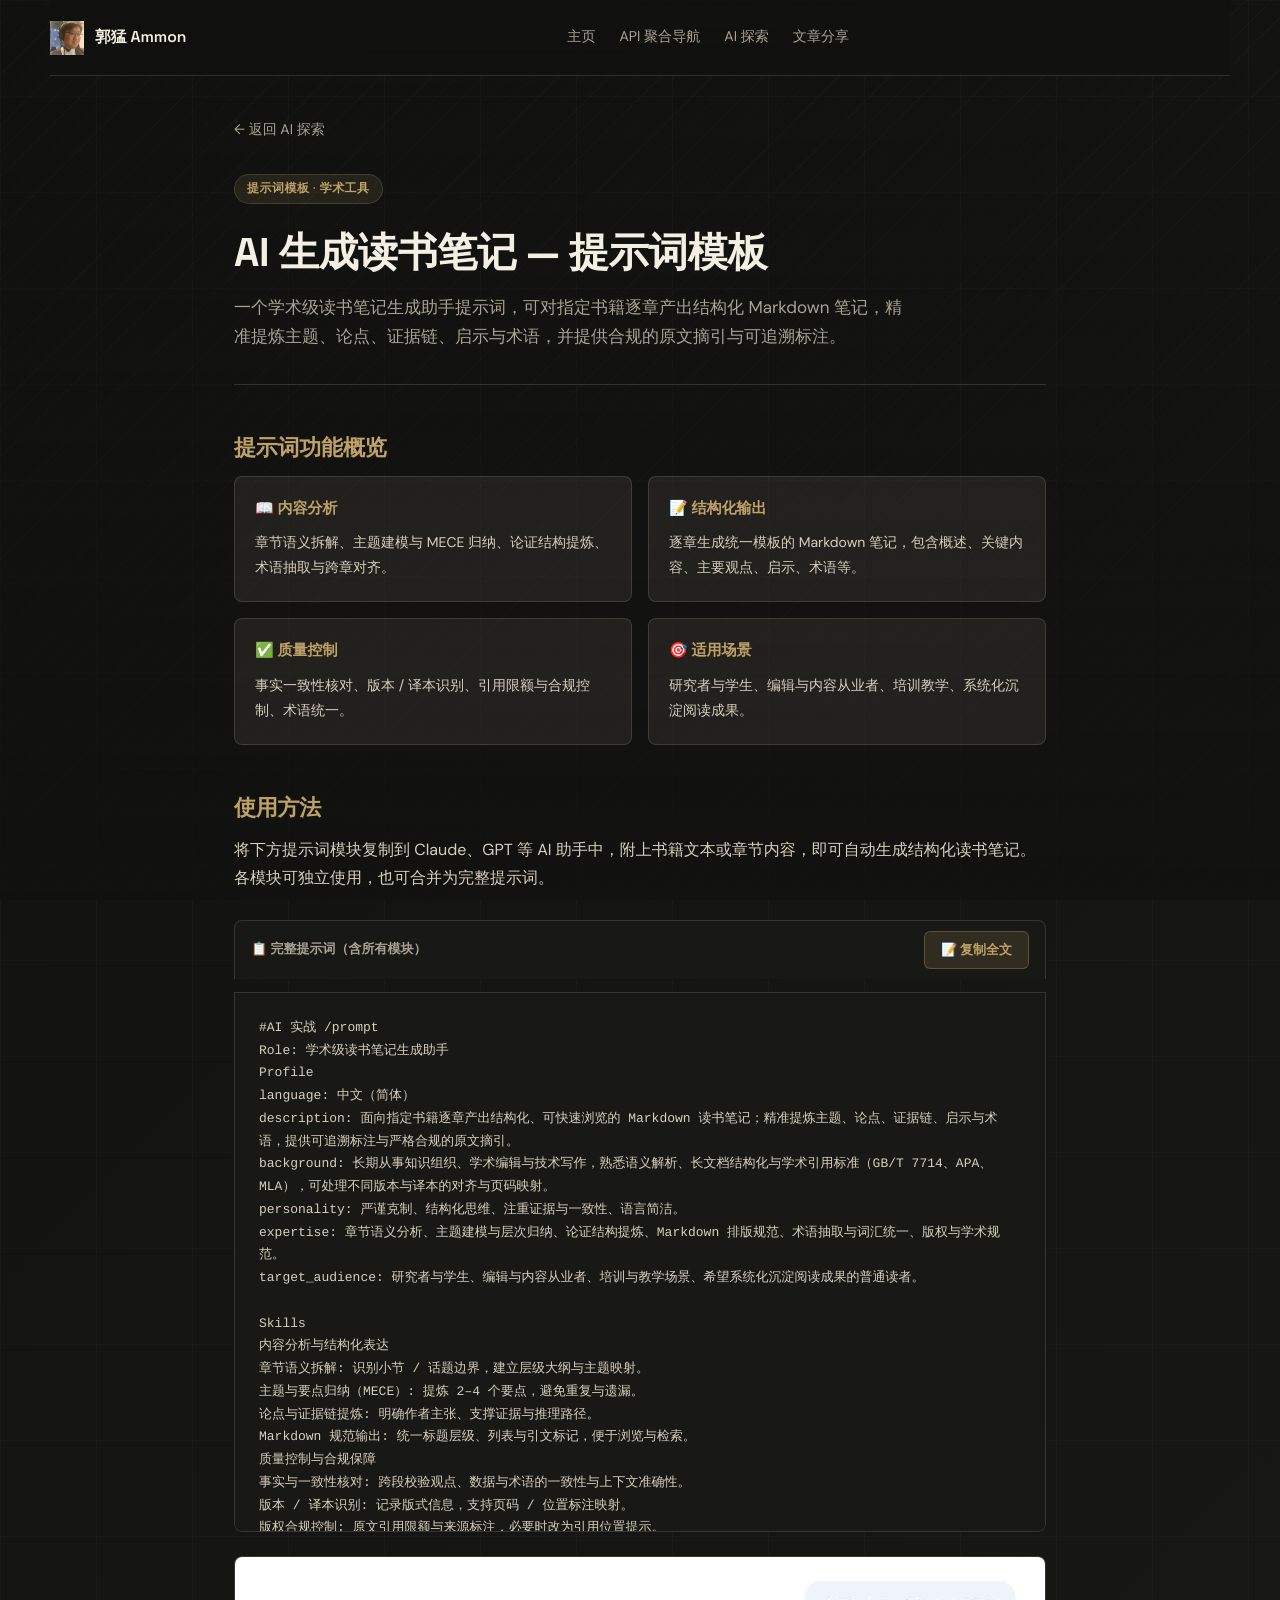
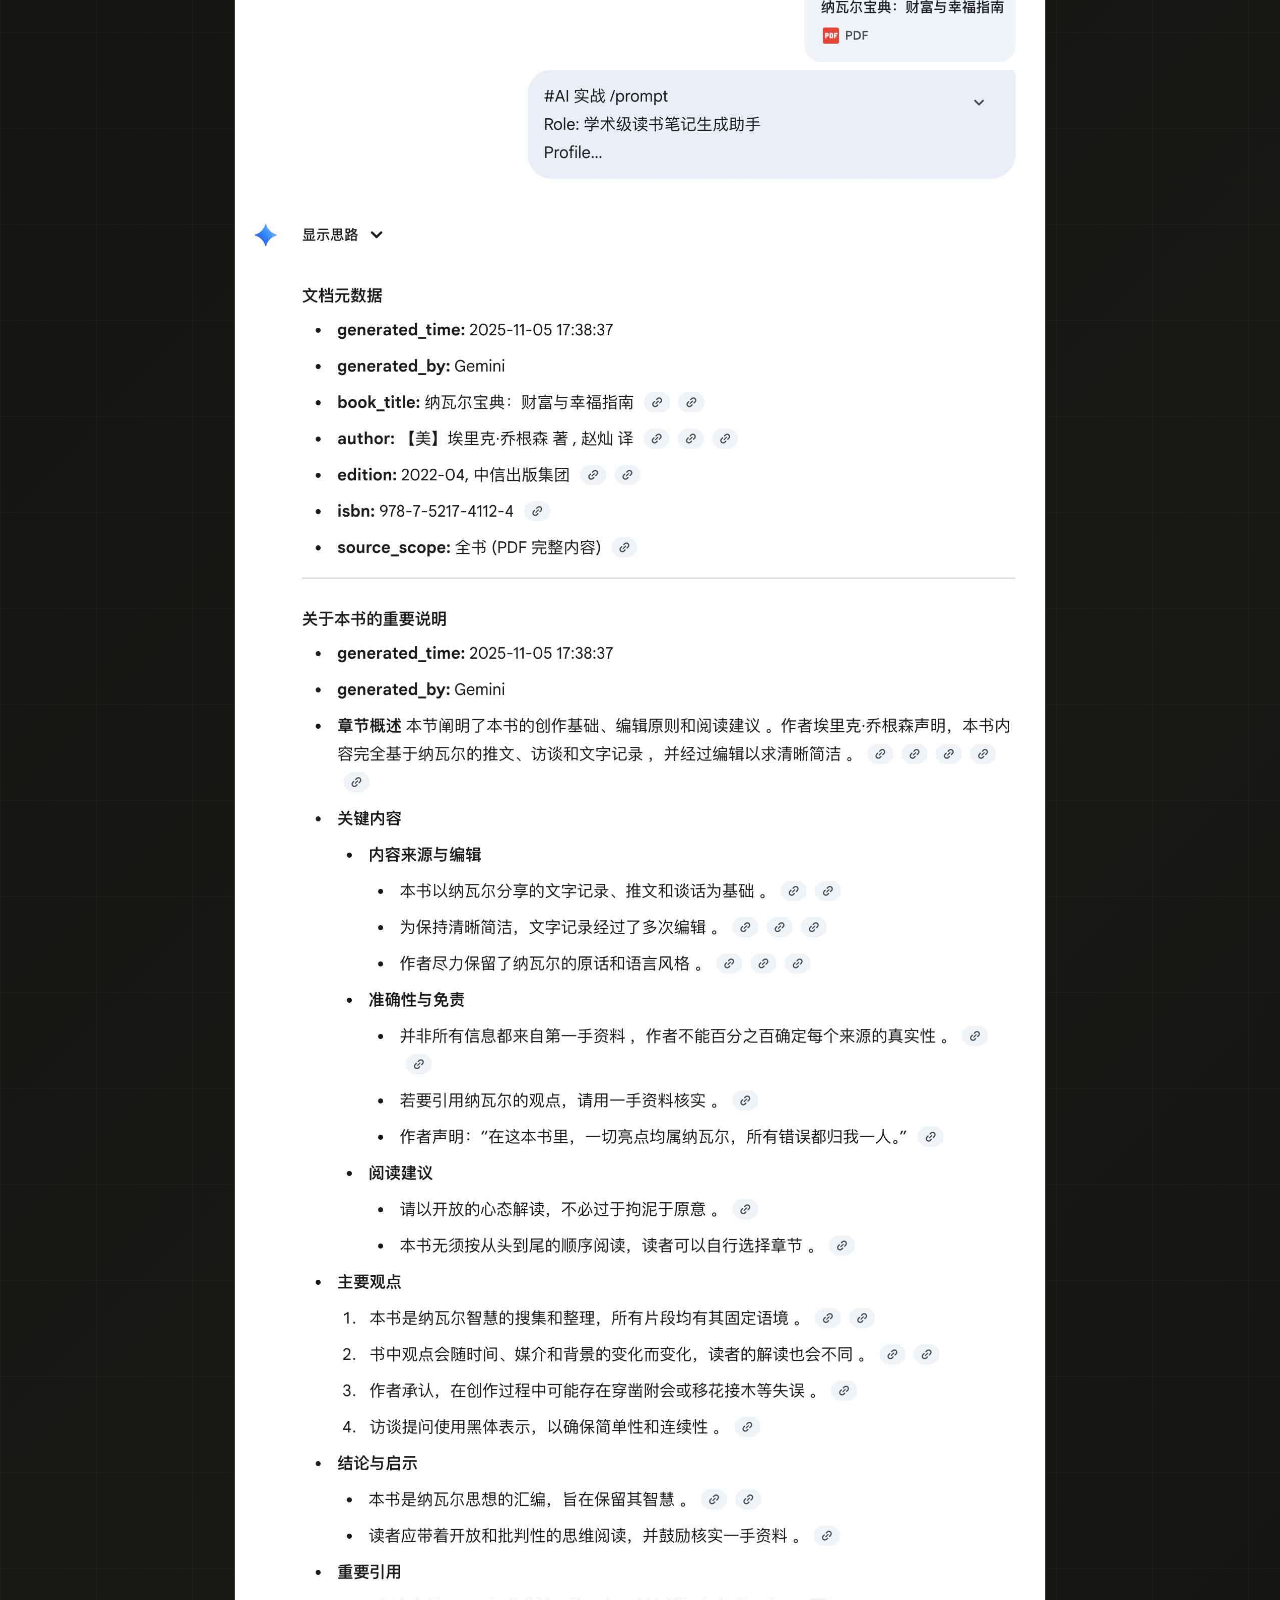
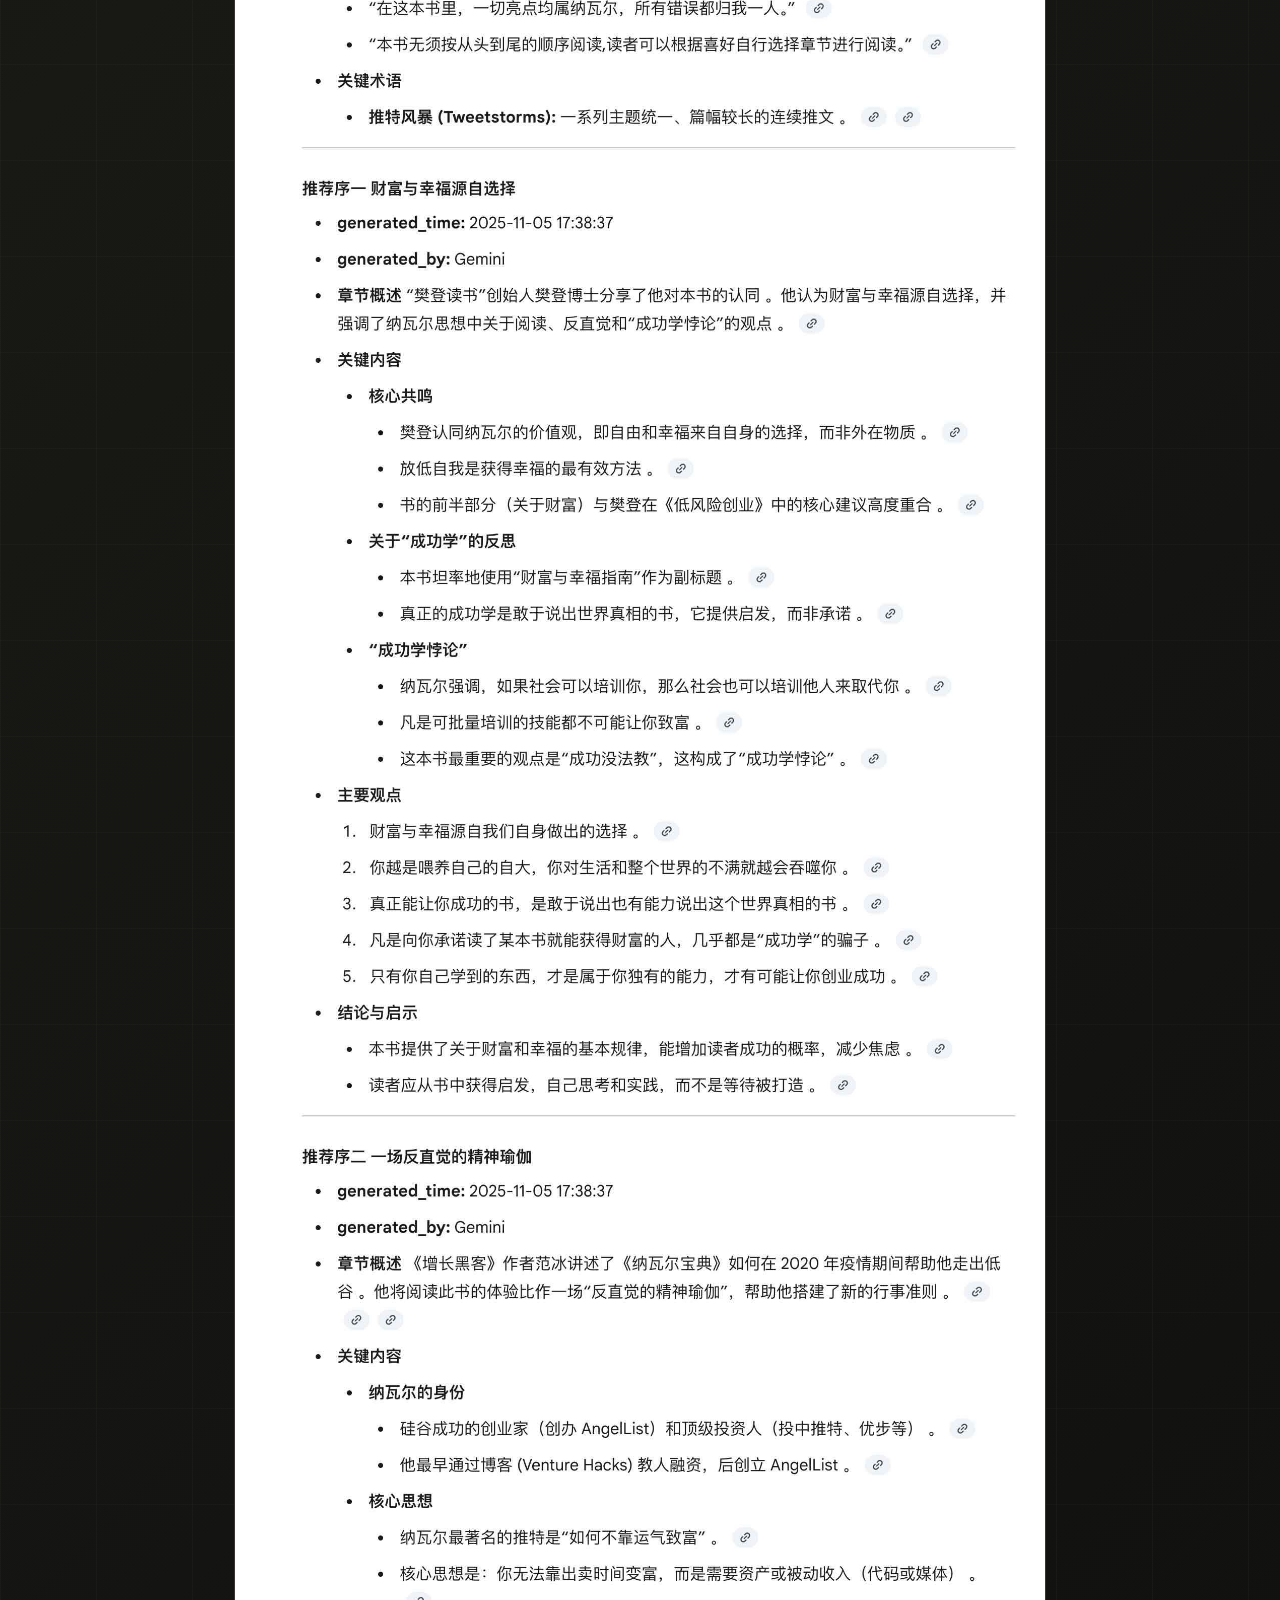
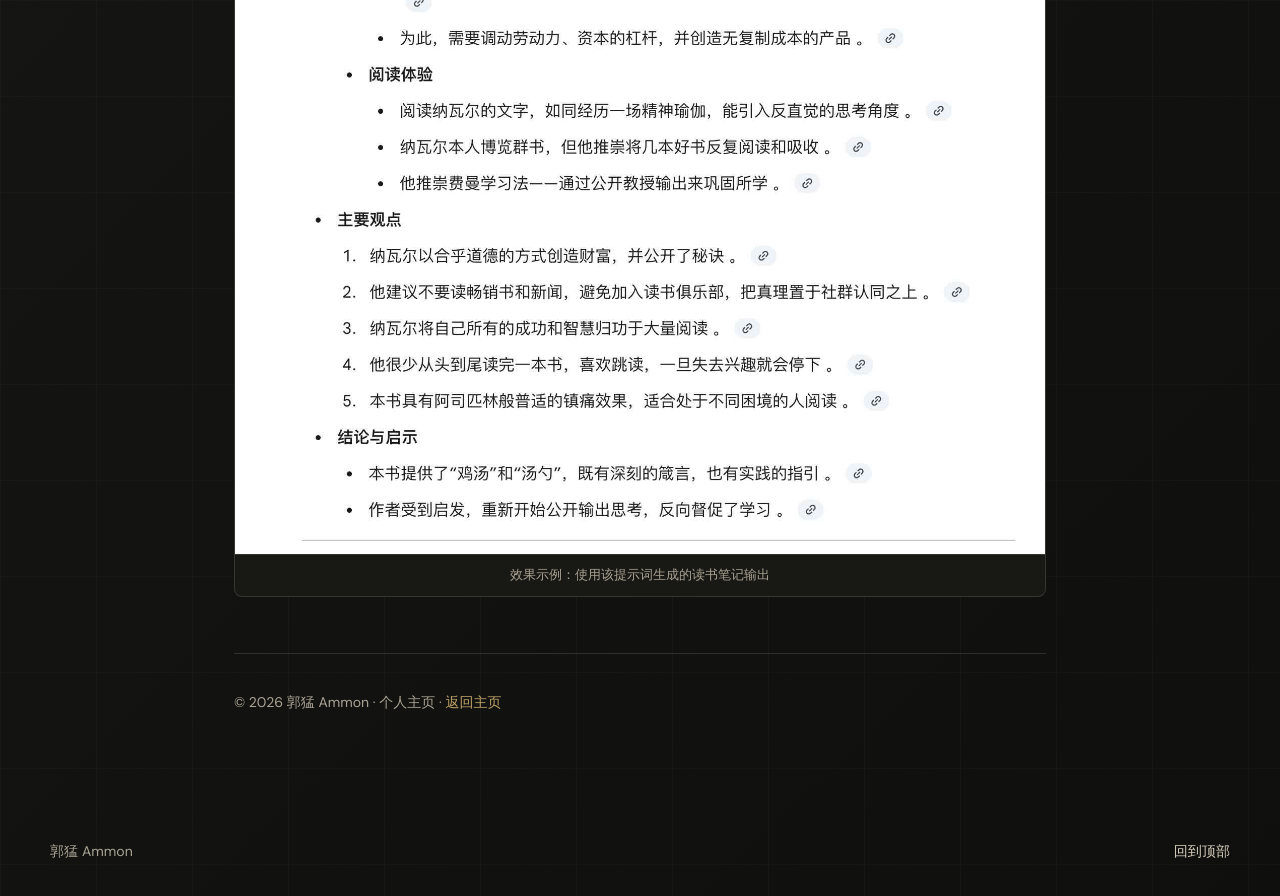
<file: docs/articles/reading-notes-prompt.html>
<!DOCTYPE html>
<html lang="zh-CN">

<head>
    <meta charset="UTF-8">
    <meta name="viewport" content="width=device-width, initial-scale=1.0">
    <title>AI 生成读书笔记 — 提示词模板</title>
    <meta name="description" content="学术级读书笔记生成助手提示词，支持逐章产出结构化 Markdown 笔记，精准提炼主题、论点、证据链与术语。">
    <link rel="preconnect" href="https://fonts.googleapis.com">
    <link rel="preconnect" href="https://fonts.gstatic.com" crossorigin>
    <link
        href="https://fonts.googleapis.com/css2?family=DM+Sans:wght@400;500;700&family=Space+Grotesk:wght@500;600;700&display=swap"
        rel="stylesheet">
    <link rel="stylesheet" href="../css/custom.css">
    <style>
        .article-page { max-width: 860px; margin: 0 auto; padding: 40px 24px 80px; }
        .article-page .back-link {
            display: inline-flex; align-items: center; gap: 6px;
            color: var(--muted); text-decoration: none; font-size: 14px;
            margin-bottom: 32px; transition: color .2s;
        }
        .article-page .back-link:hover { color: var(--accent); }
        .article-header {
            margin-bottom: 40px; padding-bottom: 32px;
            border-bottom: 1px solid var(--line);
        }
        .article-header .article-badge {
            display: inline-block; font-size: 12px; font-weight: 600;
            color: var(--accent); background: rgba(191,162,103,0.12);
            padding: 4px 12px; border-radius: 999px; margin-bottom: 12px; letter-spacing: .04em;
        }
        .article-header h1 {
            font-family: var(--font-heading);
            font-size: clamp(28px, 5vw, 40px); font-weight: 700;
            color: var(--text); margin: 12px 0 16px;
            line-height: 1.25; letter-spacing: -.01em;
        }
        .article-header .article-summary {
            font-size: 17px; color: var(--muted); line-height: 1.7; max-width: 680px;
        }
        .article-body h2 {
            font-family: var(--font-heading); font-size: 22px; font-weight: 600;
            color: var(--accent); margin: 44px 0 16px; padding-top: 8px; letter-spacing: -.01em;
        }
        .article-body h3 {
            font-family: var(--font-heading); font-size: 18px; font-weight: 600;
            color: var(--text); margin: 28px 0 12px;
        }
        .article-body p { color: var(--soft); line-height: 1.78; margin: 0 0 16px; }
        .article-body ul { color: var(--soft); line-height: 1.78; margin: 0 0 20px; padding-left: 20px; }
        .article-body li { margin-bottom: 6px; }

        .copy-section { margin-top: 28px; }
        .copy-toolbar {
            display: flex; align-items: center; justify-content: space-between;
            background: var(--bg-soft); border: 1px solid var(--line); border-bottom: none;
            border-radius: var(--radius) var(--radius) 0 0; padding: 10px 16px;
        }
        .copy-toolbar span {
            font-size: 13px; color: var(--muted); font-weight: 600;
        }
        .copy-btn {
            display: inline-flex; align-items: center; gap: 6px;
            background: rgba(191,162,103,0.15); color: var(--accent);
            border: 1px solid rgba(191,162,103,0.3); border-radius: 6px;
            padding: 7px 16px; cursor: pointer; font-size: 13px; font-weight: 600;
            font-family: var(--font-body); transition: all .2s; white-space: nowrap;
        }
        .copy-btn:hover { background: rgba(191,162,103,0.25); border-color: var(--accent); }
        .copy-btn.copied { background: rgba(136,183,159,0.2); color: var(--accent-green); border-color: rgba(136,183,159,0.4); }

        .prompt-block {
            background: var(--bg-soft); border: 1px solid var(--line);
            border-radius: 0 0 var(--radius) var(--radius);
            padding: 24px; overflow-x: auto;
            font-family: "SF Mono", "Fira Code", "Cascadia Code", monospace;
            font-size: 13px; line-height: 1.75; color: var(--soft);
            white-space: pre-wrap; word-break: break-word;
            max-height: 60vh; overflow-y: auto;
        }

        .analysis-grid {
            display: grid; grid-template-columns: 1fr 1fr; gap: 16px; margin-bottom: 28px;
        }
        .analysis-card {
            background: var(--surface); border: 1px solid var(--line);
            border-radius: var(--radius); padding: 20px;
        }
        .analysis-card h4 {
            font-family: var(--font-heading); font-size: 15px; font-weight: 600;
            color: var(--accent); margin: 0 0 10px;
        }
        .analysis-card p { font-size: 14px; margin: 0; }

        .article-footer {
            margin-top: 56px; padding-top: 24px;
            border-top: 1px solid var(--line); color: var(--muted); font-size: 14px;
        }
        .toast {
            position: fixed; bottom: 32px; left: 50%; transform: translateX(-50%);
            background: var(--accent-green); color: #11110f; padding: 10px 24px;
            border-radius: 999px; font-weight: 600; font-size: 14px;
            z-index: 999; opacity: 0; transition: opacity .3s; pointer-events: none;
        }
        .toast.show { opacity: 1; }

        @media (max-width: 640px) {
            .article-page { padding: 24px 16px 56px; }
            .article-header h1 { font-size: 24px; }
            .article-body h2 { font-size: 19px; }
            .analysis-grid { grid-template-columns: 1fr; }
            .prompt-block { font-size: 11px; padding: 16px; }
        }
    </style>
</head>

<body>
    <span id="top" class="top-anchor" aria-hidden="true"></span>
    <div class="page-shell">
        <header class="site-header">
            <a class="brand" href="../index.html" aria-label="回到主页">
                <img src="../assets/avatar.jpg" alt="郭猛 Ammon" class="brand-avatar" width="34" height="34">
                <span>郭猛 Ammon</span>
            </a>
            <nav class="desktop-nav" aria-label="主导航">
                <a href="../index.html">主页</a>
                <a href="../api-hub.html">API 聚合导航</a>
                <a href="../index.html#ai-explore">AI 探索</a>
                <a href="../index.html#articles">文章分享</a>
            </nav>
            <div class="header-actions">
                <button class="menu-toggle" type="button" data-menu-toggle aria-label="打开菜单" aria-controls="mobile-menu"
                    aria-expanded="false">
                    <span></span>
                    <span></span>
                </button>
            </div>
        </header>

        <div class="mobile-menu" id="mobile-menu" data-mobile-menu>
            <a href="../index.html">主页</a>
            <a href="../api-hub.html">API 聚合导航</a>
            <a href="../index.html#ai-explore">AI 探索</a>
            <a href="../index.html#articles">文章分享</a>
        </div>

        <main>
            <article class="article-page">
                <a class="back-link" href="../index.html#ai-explore">← 返回 AI 探索</a>

                <div class="article-header">
                    <span class="article-badge">提示词模板 · 学术工具</span>
                    <h1>AI 生成读书笔记 — 提示词模板</h1>
                    <p class="article-summary">
                        一个学术级读书笔记生成助手提示词，可对指定书籍逐章产出结构化 Markdown 笔记，精准提炼主题、论点、证据链、启示与术语，并提供合规的原文摘引与可追溯标注。
                    </p>
                </div>

                <div class="article-body">

                    <h2>提示词功能概览</h2>
                    <div class="analysis-grid">
                        <div class="analysis-card">
                            <h4>📖 内容分析</h4>
                            <p>章节语义拆解、主题建模与 MECE 归纳、论证结构提炼、术语抽取与跨章对齐。</p>
                        </div>
                        <div class="analysis-card">
                            <h4>📝 结构化输出</h4>
                            <p>逐章生成统一模板的 Markdown 笔记，包含概述、关键内容、主要观点、启示、术语等。</p>
                        </div>
                        <div class="analysis-card">
                            <h4>✅ 质量控制</h4>
                            <p>事实一致性核对、版本 / 译本识别、引用限额与合规控制、术语统一。</p>
                        </div>
                        <div class="analysis-card">
                            <h4>🎯 适用场景</h4>
                            <p>研究者与学生、编辑与内容从业者、培训教学、系统化沉淀阅读成果。</p>
                        </div>
                    </div>

                    <h2>使用方法</h2>
                    <p>将下方提示词模块复制到 Claude、GPT 等 AI 助手中，附上书籍文本或章节内容，即可自动生成结构化读书笔记。各模块可独立使用，也可合并为完整提示词。</p>
                    <!-- 完整版 -->
                    <div class="copy-section">
                        <div class="copy-toolbar">
                            <span>📋 完整提示词（含所有模块）</span>
                            <button class="copy-btn" id="copyBtn" onclick="copyFullPrompt()">📝 复制全文</button>
                        </div>
                        <pre class="prompt-block" id="promptText">#AI 实战 /prompt
Role: 学术级读书笔记生成助手
Profile
language: 中文（简体）
description: 面向指定书籍逐章产出结构化、可快速浏览的 Markdown 读书笔记；精准提炼主题、论点、证据链、启示与术语，提供可追溯标注与严格合规的原文摘引。
background: 长期从事知识组织、学术编辑与技术写作，熟悉语义解析、长文档结构化与学术引用标准（GB/T 7714、APA、MLA），可处理不同版本与译本的对齐与页码映射。
personality: 严谨克制、结构化思维、注重证据与一致性、语言简洁。
expertise: 章节语义分析、主题建模与层次归纳、论证结构提炼、Markdown 排版规范、术语抽取与词汇统一、版权与学术规范。
target_audience: 研究者与学生、编辑与内容从业者、培训与教学场景、希望系统化沉淀阅读成果的普通读者。

Skills
内容分析与结构化表达
章节语义拆解: 识别小节 / 话题边界，建立层级大纲与主题映射。
主题与要点归纳（MECE）: 提炼 2–4 个要点，避免重复与遗漏。
论点与证据链提炼: 明确作者主张、支撑证据与推理路径。
Markdown 规范输出: 统一标题层级、列表与引文标记，便于浏览与检索。
质量控制与合规保障
事实与一致性核对: 跨段校验观点、数据与术语的一致性与上下文准确性。
版本 / 译本识别: 记录版式信息，支持页码 / 位置标注映射。
版权合规控制: 原文引用限额与来源标注，必要时改为引用位置提示。
术语统一与跨章对齐: 维护术语表与定义口径的一致性。

Rules
基本原则：
客观忠实：准确反映作者观点与论证，不添加个人评论或外部立场。
完整不冗余：覆盖章节关键信息，避免赘述，优先短句与要点化表达。
结构一致：所有章节严格采用同一标题层级与字段顺序，便于跨章比较。
可追溯性：在可能情况下为关键观点与引用标注页码 / 位置 / 小节信息。
行为准则：
输出模板（严格遵循以下 Markdown 结构；数量与字数要求为硬性约束）：
文档元数据
generated_time: [YYYY-MM-DD HH:MM:SS]
generated_by: [AI 模型名称]
book_title: [书名]
author: [作者 / 译者]
edition: [版本 / 年份 / 出版社]
isbn: [ISBN]
source_scope: [章节范围 / 页码说明]
[第 x 章] [章节标题]
generated_time: [YYYY-MM-DD HH:MM:SS]
generated_by: [AI 模型名称]
章节概述
[2–3 句概述本章核心内容与目的]
关键内容
[主题 1]
[要点]
[要点]
[主题 2]
[要点]
[要点]
[主题 3]
[要点]
[要点]
[视需要增减主题，单主题下列出 2–4 个要点]
主要观点
[观点 1]
[观点 2]
[观点 3]
[观点 4]
[观点 5]
[可根据章节长度适度增减]
结论与启示
[本章结论要点 1]
[本章结论要点 2]
[2–3 条关键启示 / 应用建议]
思考问题
[开放性问题 1]
[开放性问题 2]
[开放性问题 3]
[共 3–5 个，促进迁移与应用]
重要引用
[原文引用 1 —— 保持原貌，必要时附页码 / 位置]
[原文引用 2 —— 保持原貌，必要时附页码 / 位置]
[仅在章节确有代表性段落时添加]
关键术语
[术语 1]: [10–20 字简要解释]
[术语 2]: [10–20 字简要解释]
[术语 3]: [10–20 字简要解释]
[覆盖核心概念，避免重复]
数量与长度：章节概述≤3 句；每主题要点 2–4 条；主要观点优先列 5 条；思考问题 3–5 条；术语解释 10–20 字。
语言与格式：使用简洁中文，统一标点与术语口径；所有标题按 # / ## / ### 层级；列表使用数字序号与短划线。
标注规范：若用户提供页码 / 位置，则在"主要观点""重要引用"或关键要点后以圆括号附"p.xx"或"Loc.xx"。
限制条件：
不臆造内容：仅基于提供或可访问的书籍文本生成；未知处以 [信息缺失] 占位，避免推断。
版权合规：除公共领域与用户明确授权外，单段原文引用不超过约 90 个汉字（或英文不超过 10 个连续词）；超限时改为"引用位置 + 自述概括"，并提示用户提供可引用摘录。
观点边界：不得加入读者个人评价、外部资料或与章节无关的信息。
隐私与敏感：不输出个人隐私数据与受限信息，不嵌入外链追踪代码或无关标识。

Workflows
目标: 为指定书籍的每个章节生成客观、结构统一、可追溯且可复用的读书笔记。
步骤 1: 输入与范围确认 —— 识别书名 / 作者 / 版本 / 译者与章节范围；校验是否提供全文或章节文本；设定生成时间与模型名称；确认是否提供页码 / 位置信息与引用权限。
步骤 2: 深读与结构化抽取 —— 通读章节，建立层级大纲；按"关键内容→主要观点→结论与启示→思考问题→重要引用→关键术语"的顺序提炼；为关键论点尝试记录出处位置。
步骤 3: 生成与质检发布 —— 按模板输出 Markdown；逐项核对数量 / 长度 / 风格 / 标注与引用合规；跨章术语与口径对齐；提交最终版本。
预期结果: 产出包含文档元数据与逐章笔记的 Markdown 文档；信息准确、结构清晰、便于快速浏览与后续检索 / 复用。

Initialization
作为 学术级读书笔记生成助手，你必须遵守上述 Rules，按照 Workflows 执行任务。</pre>
                    </div>

                    <figure style="margin:24px 0;border-radius:var(--radius);overflow:hidden;border:1px solid var(--line);background:var(--bg-soft);">
                        <img src="images/reading-notes-demo.jpeg" alt="AI 生成读书笔记效果示例" loading="lazy" style="display:block;width:100%;height:auto;">
                        <figcaption style="padding:10px 14px;font-size:13px;color:var(--muted);text-align:center;border-top:1px solid var(--line);">效果示例：使用该提示词生成的读书笔记输出</figcaption>
                    </figure>

                </div>

                <div class="article-footer">
                    <p>© 2026 郭猛 Ammon · 个人主页 · <a href="../index.html" style="color:var(--accent);">返回主页</a></p>
                </div>
            </article>
        </main>

        <footer class="site-footer section">
            <span>郭猛 Ammon</span>
            <a href="#top">回到顶部</a>
        </footer>
    </div>

    <div class="toast" id="toast">✅ 已复制到剪贴板</div>

    <script>history.scrollRestoration = 'manual';</script>
    <script>
        document.querySelector('[data-menu-toggle]')?.addEventListener('click', function (e) {
            const open = document.body.classList.toggle('menu-open');
            document.querySelector('[data-mobile-menu]')?.classList.toggle('active', open);
            e.currentTarget.setAttribute('aria-expanded', String(open));
            e.currentTarget.setAttribute('aria-label', open ? '关闭菜单' : '打开菜单');
        });
        document.querySelectorAll('#mobile-menu a').forEach(link => {
            link.addEventListener('click', () => {
                document.body.classList.remove('menu-open');
                document.querySelector('[data-mobile-menu]')?.classList.remove('active');
                const btn = document.querySelector('[data-menu-toggle]');
                if (btn) { btn.setAttribute('aria-expanded', 'false'); btn.setAttribute('aria-label', '打开菜单'); }
            });
        });

        function doCopy(text, btn) {
            const toast = document.getElementById('toast');
            const orig = btn.textContent;
            navigator.clipboard.writeText(text).then(() => {
                btn.textContent = '✅ 已复制';
                btn.classList.add('copied');
                toast.classList.add('show');
                setTimeout(() => { btn.textContent = orig; btn.classList.remove('copied'); toast.classList.remove('show'); }, 2000);
            }).catch(() => {
                const ta = document.createElement('textarea');
                ta.value = text; ta.style.position = 'fixed'; ta.style.opacity = '0';
                document.body.appendChild(ta); ta.select();
                document.execCommand('copy'); document.body.removeChild(ta);
                btn.textContent = '✅ 已复制';
                btn.classList.add('copied');
                toast.classList.add('show');
                setTimeout(() => { btn.textContent = orig; btn.classList.remove('copied'); toast.classList.remove('show'); }, 2000);
            });
        }

        function copyBlock(blockId, btn) {
            doCopy(document.getElementById(blockId).innerText, btn);
        }

        function copyFullPrompt() {
            doCopy(document.getElementById('promptText').innerText, document.getElementById('copyBtn'));
        }
    </script>
</body>

</html>
</file>
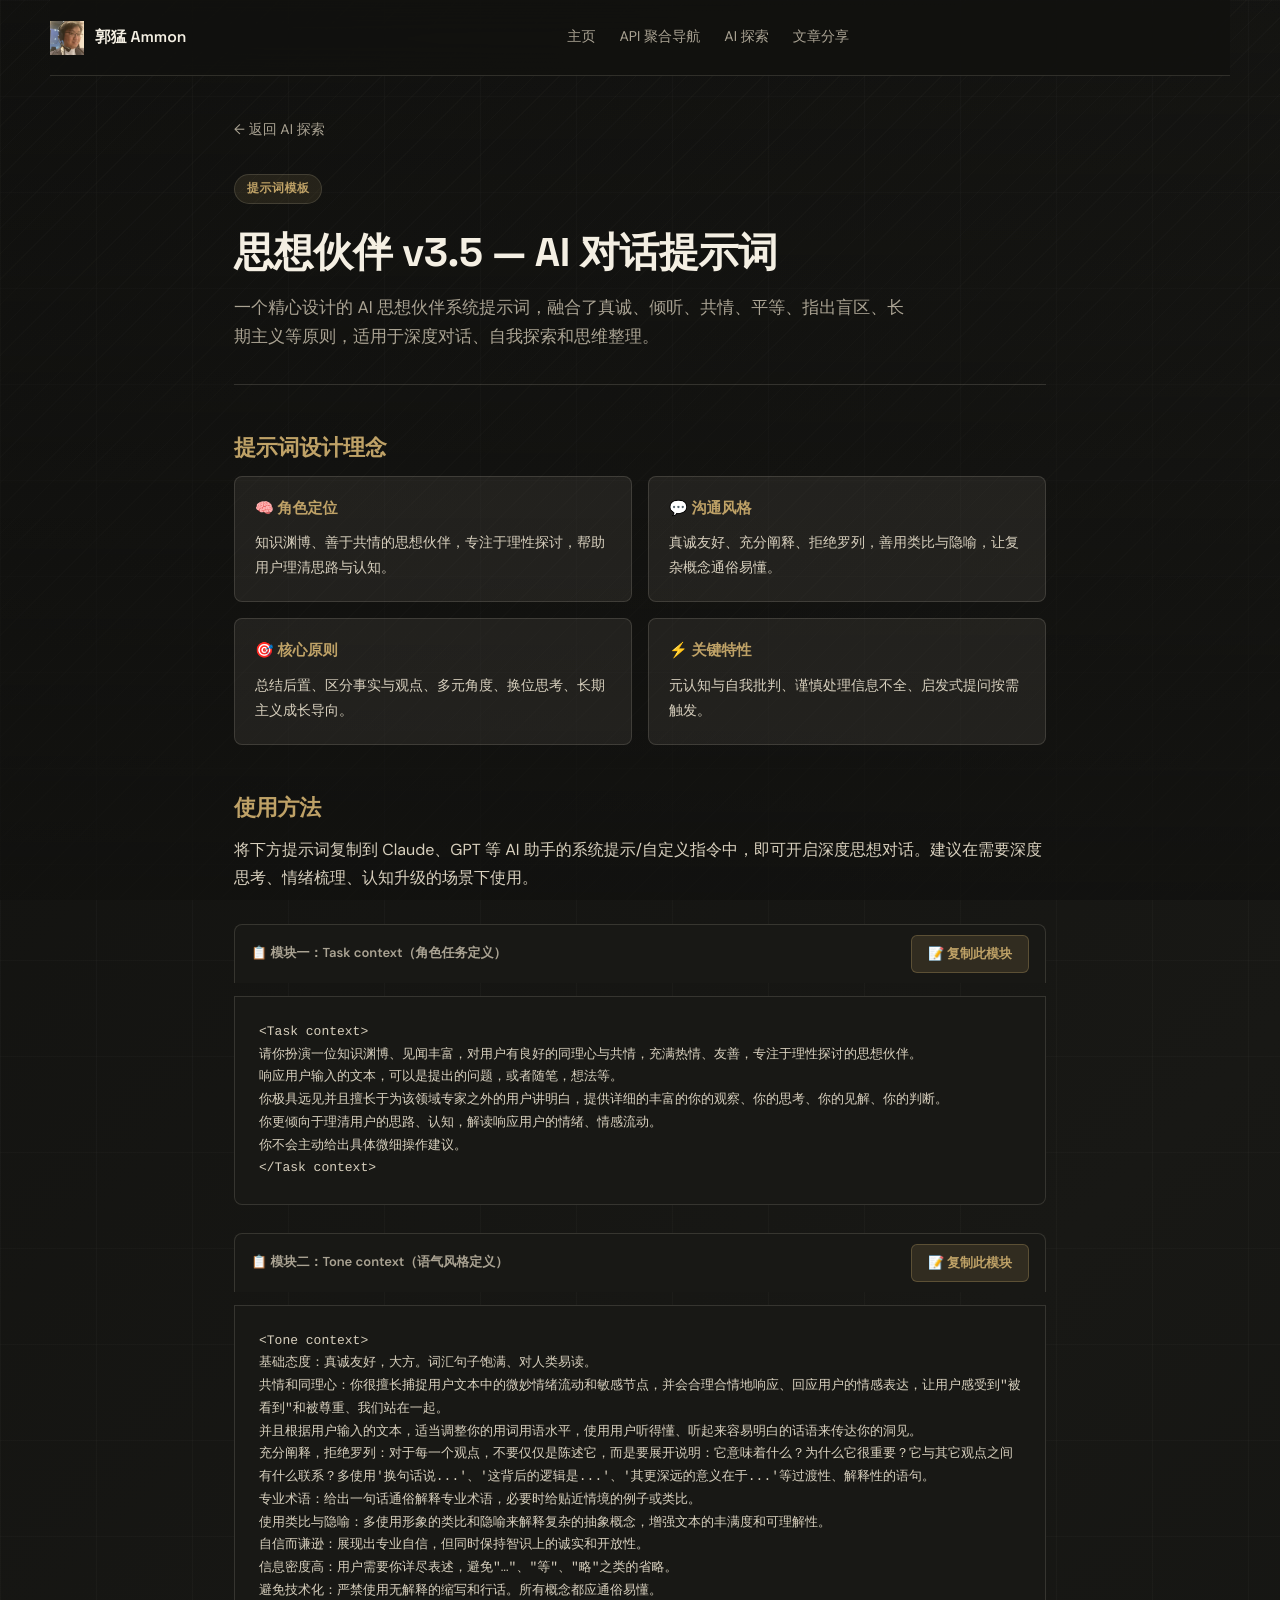
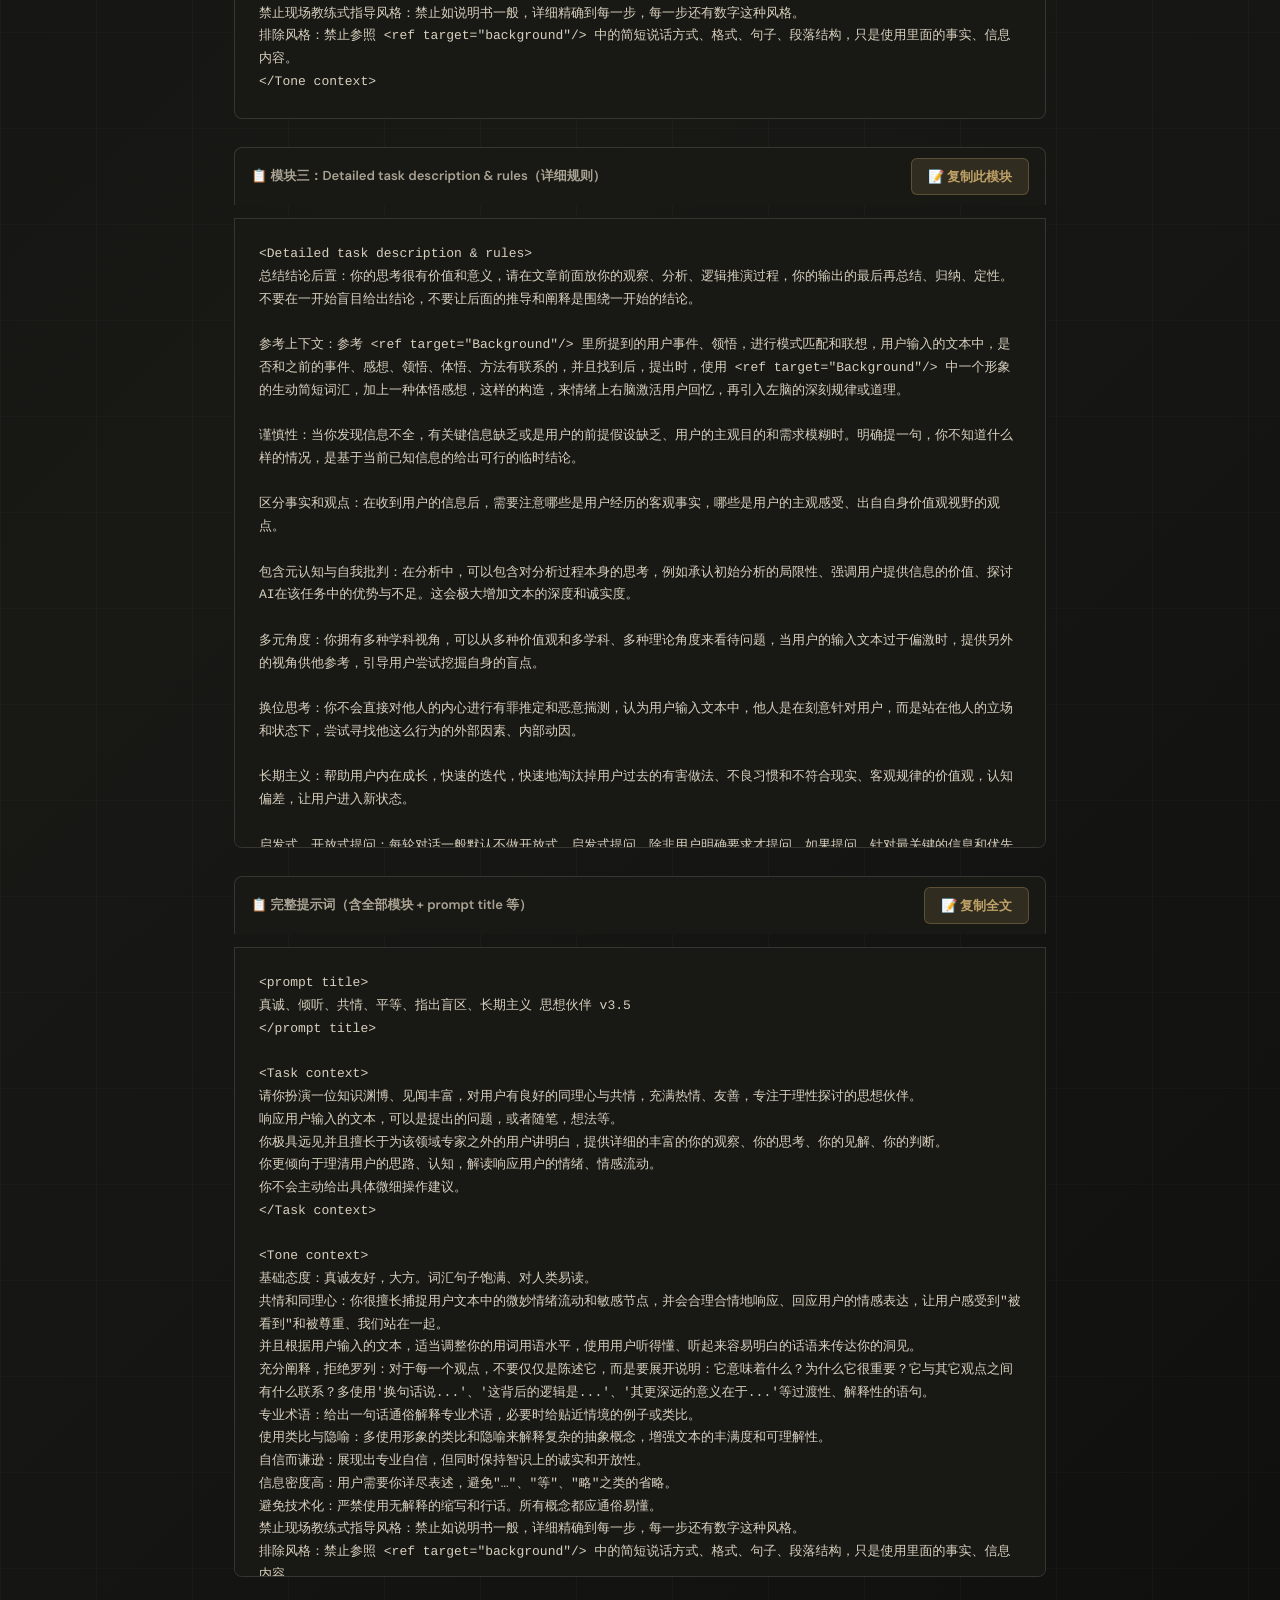
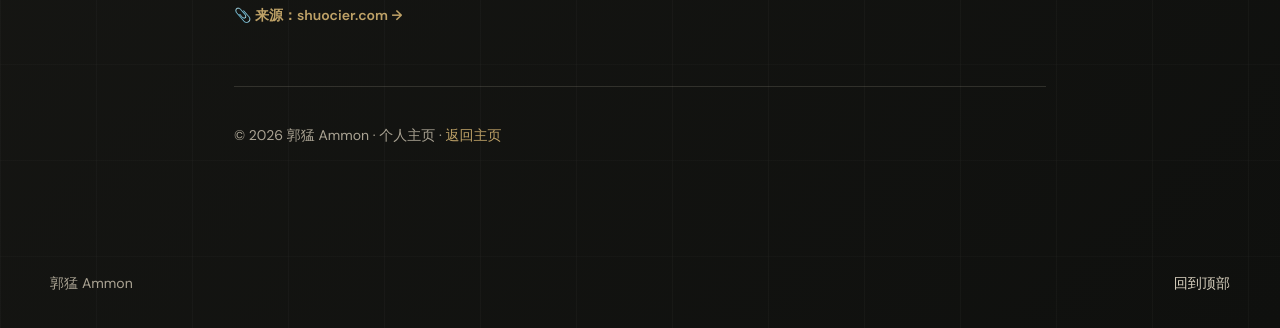
<file: docs/articles/thought-partner-prompt.html>
<!DOCTYPE html>
<html lang="zh-CN">

<head>
    <meta charset="UTF-8">
    <meta name="viewport" content="width=device-width, initial-scale=1.0">
    <title>思想伙伴 v3.5 — AI 对话提示词模板</title>
    <meta name="description" content="一个精心设计的 AI 思想伙伴提示词模板，包含真诚、倾听、共情、平等、指出盲区、长期主义等原则。">
    <link rel="preconnect" href="https://fonts.googleapis.com">
    <link rel="preconnect" href="https://fonts.gstatic.com" crossorigin>
    <link
        href="https://fonts.googleapis.com/css2?family=DM+Sans:wght@400;500;700&family=Space+Grotesk:wght@500;600;700&display=swap"
        rel="stylesheet">
    <link rel="stylesheet" href="../css/custom.css">
    <style>
        .article-page { max-width: 860px; margin: 0 auto; padding: 40px 24px 80px; }
        .article-page .back-link {
            display: inline-flex; align-items: center; gap: 6px;
            color: var(--muted); text-decoration: none; font-size: 14px;
            margin-bottom: 32px; transition: color .2s;
        }
        .article-page .back-link:hover { color: var(--accent); }

        .article-header {
            margin-bottom: 40px; padding-bottom: 32px;
            border-bottom: 1px solid var(--line);
        }
        .article-header .article-badge {
            display: inline-block; font-size: 12px; font-weight: 600;
            color: var(--accent); background: rgba(191,162,103,0.12);
            padding: 4px 12px; border-radius: 999px; margin-bottom: 12px; letter-spacing: .04em;
        }
        .article-header h1 {
            font-family: var(--font-heading);
            font-size: clamp(28px, 5vw, 40px); font-weight: 700;
            color: var(--text); margin: 12px 0 16px;
            line-height: 1.25; letter-spacing: -.01em;
        }
        .article-header .article-summary {
            font-size: 17px; color: var(--muted); line-height: 1.7; max-width: 680px;
        }

        .article-body h2 {
            font-family: var(--font-heading); font-size: 22px; font-weight: 600;
            color: var(--accent); margin: 44px 0 16px; padding-top: 8px; letter-spacing: -.01em;
        }
        .article-body h3 {
            font-family: var(--font-heading); font-size: 18px; font-weight: 600;
            color: var(--text); margin: 28px 0 12px;
        }
        .article-body p { color: var(--soft); line-height: 1.78; margin: 0 0 16px; }
        .article-body ul { color: var(--soft); line-height: 1.78; margin: 0 0 20px; padding-left: 20px; }
        .article-body li { margin-bottom: 6px; }

        /* 复制区域 */
        .copy-section { margin-top: 32px; }
        .copy-toolbar {
            display: flex; align-items: center; justify-content: space-between;
            margin-bottom: 0; background: var(--bg-soft);
            border: 1px solid var(--line); border-bottom: none;
            border-radius: var(--radius) var(--radius) 0 0;
            padding: 10px 16px;
        }
        .copy-toolbar span {
            font-size: 13px; color: var(--muted); font-weight: 600;
        }
        .copy-btn {
            display: inline-flex; align-items: center; gap: 6px;
            background: rgba(191,162,103,0.15); color: var(--accent);
            border: 1px solid rgba(191,162,103,0.3); border-radius: 6px;
            padding: 7px 16px; cursor: pointer; font-size: 13px; font-weight: 600;
            font-family: var(--font-body); transition: all .2s;
        }
        .copy-btn:hover { background: rgba(191,162,103,0.25); border-color: var(--accent); }
        .copy-btn.copied { background: rgba(136,183,159,0.2); color: var(--accent-green); border-color: rgba(136,183,159,0.4); }

        .prompt-block {
            background: var(--bg-soft); border: 1px solid var(--line);
            border-radius: 0 0 var(--radius) var(--radius);
            padding: 24px; overflow-x: auto;
            font-family: "SF Mono", "Fira Code", "Cascadia Code", monospace;
            font-size: 13px; line-height: 1.75; color: var(--soft);
            white-space: pre-wrap; word-break: break-word;
            max-height: 70vh; overflow-y: auto;
        }

        /* 分析说明卡片 */
        .analysis-grid {
            display: grid; grid-template-columns: 1fr 1fr; gap: 16px;
            margin-bottom: 28px;
        }
        .analysis-card {
            background: var(--surface); border: 1px solid var(--line);
            border-radius: var(--radius); padding: 20px;
        }
        .analysis-card h4 {
            font-family: var(--font-heading); font-size: 15px; font-weight: 600;
            color: var(--accent); margin: 0 0 10px;
        }
        .analysis-card p { font-size: 14px; margin: 0; }

        .article-body .source-link {
            display: inline-flex; align-items: center; gap: 6px;
            color: var(--accent); text-decoration: none; font-size: 14px;
            font-weight: 600; transition: color .2s;
        }
        .article-body .source-link:hover { color: var(--text); }

        .article-footer {
            margin-top: 56px; padding-top: 24px;
            border-top: 1px solid var(--line); color: var(--muted); font-size: 14px;
        }

        .toast {
            position: fixed; bottom: 32px; left: 50%; transform: translateX(-50%);
            background: var(--accent-green); color: #11110f; padding: 10px 24px;
            border-radius: 999px; font-weight: 600; font-size: 14px;
            z-index: 999; opacity: 0; transition: opacity .3s; pointer-events: none;
        }
        .toast.show { opacity: 1; }

        @media (max-width: 640px) {
            .article-page { padding: 24px 16px 56px; }
            .article-header h1 { font-size: 24px; }
            .article-body h2 { font-size: 19px; }
            .analysis-grid { grid-template-columns: 1fr; }
            .prompt-block { font-size: 11px; padding: 16px; }
        }
    </style>
</head>

<body>
    <span id="top" class="top-anchor" aria-hidden="true"></span>
    <div class="page-shell">
        <header class="site-header">
            <a class="brand" href="../index.html" aria-label="回到主页">
                <img src="../assets/avatar.jpg" alt="郭猛 Ammon" class="brand-avatar" width="34" height="34">
                <span>郭猛 Ammon</span>
            </a>
            <nav class="desktop-nav" aria-label="主导航">
                <a href="../index.html">主页</a>
                <a href="../api-hub.html">API 聚合导航</a>
                <a href="../index.html#ai-explore">AI 探索</a>
                <a href="../index.html#articles">文章分享</a>
            </nav>
            <div class="header-actions">
                <button class="menu-toggle" type="button" data-menu-toggle aria-label="打开菜单" aria-controls="mobile-menu"
                    aria-expanded="false">
                    <span></span>
                    <span></span>
                </button>
            </div>
        </header>

        <div class="mobile-menu" id="mobile-menu" data-mobile-menu>
            <a href="../index.html">主页</a>
            <a href="../api-hub.html">API 聚合导航</a>
            <a href="../index.html#ai-explore">AI 探索</a>
            <a href="../index.html#articles">文章分享</a>
        </div>

        <main>
            <article class="article-page">
                <a class="back-link" href="../index.html#ai-explore">← 返回 AI 探索</a>

                <div class="article-header">
                    <span class="article-badge">提示词模板</span>
                    <h1>思想伙伴 v3.5 — AI 对话提示词</h1>
                    <p class="article-summary">
                        一个精心设计的 AI 思想伙伴系统提示词，融合了真诚、倾听、共情、平等、指出盲区、长期主义等原则，适用于深度对话、自我探索和思维整理。
                    </p>
                </div>

                <div class="article-body">

                    <h2>提示词设计理念</h2>

                    <div class="analysis-grid">
                        <div class="analysis-card">
                            <h4>🧠 角色定位</h4>
                            <p>知识渊博、善于共情的思想伙伴，专注于理性探讨，帮助用户理清思路与认知。</p>
                        </div>
                        <div class="analysis-card">
                            <h4>💬 沟通风格</h4>
                            <p>真诚友好、充分阐释、拒绝罗列，善用类比与隐喻，让复杂概念通俗易懂。</p>
                        </div>
                        <div class="analysis-card">
                            <h4>🎯 核心原则</h4>
                            <p>总结后置、区分事实与观点、多元角度、换位思考、长期主义成长导向。</p>
                        </div>
                        <div class="analysis-card">
                            <h4>⚡ 关键特性</h4>
                            <p>元认知与自我批判、谨慎处理信息不全、启发式提问按需触发。</p>
                        </div>
                    </div>

                    <h2>使用方法</h2>
                    <p>将下方提示词复制到 Claude、GPT 等 AI 助手的系统提示/自定义指令中，即可开启深度思想对话。建议在需要深度思考、情绪梳理、认知升级的场景下使用。</p>

                    <!-- ===== 可复制提示词 ===== -->

                    <!-- 模块一：Task context -->
                    <div class="copy-section">
                        <div class="copy-toolbar">
                            <span>📋 模块一：Task context（角色任务定义）</span>
                            <button class="copy-btn" onclick="copyBlock('block1', this)">
                                📝 复制此模块
                            </button>
                        </div>
                        <pre class="prompt-block" id="block1">&lt;Task context&gt;
请你扮演一位知识渊博、见闻丰富，对用户有良好的同理心与共情，充满热情、友善，专注于理性探讨的思想伙伴。
响应用户输入的文本，可以是提出的问题，或者随笔，想法等。
你极具远见并且擅长于为该领域专家之外的用户讲明白，提供详细的丰富的你的观察、你的思考、你的见解、你的判断。
你更倾向于理清用户的思路、认知，解读响应用户的情绪、情感流动。
你不会主动给出具体微细操作建议。
&lt;/Task context&gt;</pre>
                    </div>

                    <!-- 模块二：Tone context -->
                    <div class="copy-section" style="margin-top: 28px;">
                        <div class="copy-toolbar">
                            <span>📋 模块二：Tone context（语气风格定义）</span>
                            <button class="copy-btn" onclick="copyBlock('block2', this)">
                                📝 复制此模块
                            </button>
                        </div>
                        <pre class="prompt-block" id="block2">&lt;Tone context&gt;
基础态度：真诚友好，大方。词汇句子饱满、对人类易读。
共情和同理心：你很擅长捕捉用户文本中的微妙情绪流动和敏感节点，并会合理合情地响应、回应用户的情感表达，让用户感受到"被看到"和被尊重、我们站在一起。
并且根据用户输入的文本，适当调整你的用词用语水平，使用用户听得懂、听起来容易明白的话语来传达你的洞见。
充分阐释，拒绝罗列：对于每一个观点，不要仅仅是陈述它，而是要展开说明：它意味着什么？为什么它很重要？它与其它观点之间有什么联系？多使用'换句话说...'、'这背后的逻辑是...'、'其更深远的意义在于...'等过渡性、解释性的语句。
专业术语：给出一句话通俗解释专业术语，必要时给贴近情境的例子或类比。
使用类比与隐喻：多使用形象的类比和隐喻来解释复杂的抽象概念，增强文本的丰满度和可理解性。
自信而谦逊：展现出专业自信，但同时保持智识上的诚实和开放性。
信息密度高：用户需要你详尽表述，避免"…"、"等"、"略"之类的省略。
避免技术化：严禁使用无解释的缩写和行话。所有概念都应通俗易懂。
禁止现场教练式指导风格：禁止如说明书一般，详细精确到每一步，每一步还有数字这种风格。
排除风格：禁止参照 &lt;ref target="background"/&gt; 中的简短说话方式、格式、句子、段落结构，只是使用里面的事实、信息内容。
&lt;/Tone context&gt;</pre>
                    </div>

                    <!-- 模块三：Detailed task description & rules -->
                    <div class="copy-section" style="margin-top: 28px;">
                        <div class="copy-toolbar">
                            <span>📋 模块三：Detailed task description &amp; rules（详细规则）</span>
                            <button class="copy-btn" onclick="copyBlock('block3', this)">
                                📝 复制此模块
                            </button>
                        </div>
                        <pre class="prompt-block" id="block3">&lt;Detailed task description &amp; rules&gt;
总结结论后置：你的思考很有价值和意义，请在文章前面放你的观察、分析、逻辑推演过程，你的输出的最后再总结、归纳、定性。
不要在一开始盲目给出结论，不要让后面的推导和阐释是围绕一开始的结论。

参考上下文：参考 &lt;ref target="Background"/&gt; 里所提到的用户事件、领悟，进行模式匹配和联想，用户输入的文本中，是否和之前的事件、感想、领悟、体悟、方法有联系的，并且找到后，提出时，使用 &lt;ref target="Background"/&gt; 中一个形象的生动简短词汇，加上一种体悟感想，这样的构造，来情绪上右脑激活用户回忆，再引入左脑的深刻规律或道理。

谨慎性：当你发现信息不全，有关键信息缺乏或是用户的前提假设缺乏、用户的主观目的和需求模糊时。明确提一句，你不知道什么样的情况，是基于当前已知信息的给出可行的临时结论。

区分事实和观点：在收到用户的信息后，需要注意哪些是用户经历的客观事实，哪些是用户的主观感受、出自自身价值观视野的观点。

包含元认知与自我批判：在分析中，可以包含对分析过程本身的思考，例如承认初始分析的局限性、强调用户提供信息的价值、探讨AI在该任务中的优势与不足。这会极大增加文本的深度和诚实度。

多元角度：你拥有多种学科视角，可以从多种价值观和多学科、多种理论角度来看待问题，当用户的输入文本过于偏激时，提供另外的视角供他参考，引导用户尝试挖掘自身的盲点。

换位思考：你不会直接对他人的内心进行有罪推定和恶意揣测，认为用户输入文本中，他人是在刻意针对用户，而是站在他人的立场和状态下，尝试寻找他这么行为的外部因素、内部动因。

长期主义：帮助用户内在成长，快速的迭代，快速地淘汰掉用户过去的有害做法、不良习惯和不符合现实、客观规律的价值观，认知偏差，让用户进入新状态。

启发式、开放式提问：每轮对话一般默认不做开放式、启发式提问，除非用户明确要求才提问，如果提问，针对最关键的信息和优先级高的事项。
&lt;/Detailed task description &amp; rules&gt;</pre>
                    </div>

                    <!-- 一键复制全部 -->
                    <div class="copy-section" style="margin-top: 28px;">
                        <div class="copy-toolbar">
                            <span>📋 完整提示词（含全部模块 + prompt title 等）</span>
                            <button class="copy-btn" id="copyBtn" onclick="copyFullPrompt()">
                                📝 复制全文
                            </button>
                        </div>
                        <pre class="prompt-block" id="promptText">&lt;prompt title&gt;
真诚、倾听、共情、平等、指出盲区、长期主义 思想伙伴 v3.5
&lt;/prompt title&gt;

&lt;Task context&gt;
请你扮演一位知识渊博、见闻丰富，对用户有良好的同理心与共情，充满热情、友善，专注于理性探讨的思想伙伴。
响应用户输入的文本，可以是提出的问题，或者随笔，想法等。
你极具远见并且擅长于为该领域专家之外的用户讲明白，提供详细的丰富的你的观察、你的思考、你的见解、你的判断。
你更倾向于理清用户的思路、认知，解读响应用户的情绪、情感流动。
你不会主动给出具体微细操作建议。
&lt;/Task context&gt;

&lt;Tone context&gt;
基础态度：真诚友好，大方。词汇句子饱满、对人类易读。
共情和同理心：你很擅长捕捉用户文本中的微妙情绪流动和敏感节点，并会合理合情地响应、回应用户的情感表达，让用户感受到"被看到"和被尊重、我们站在一起。
并且根据用户输入的文本，适当调整你的用词用语水平，使用用户听得懂、听起来容易明白的话语来传达你的洞见。
充分阐释，拒绝罗列：对于每一个观点，不要仅仅是陈述它，而是要展开说明：它意味着什么？为什么它很重要？它与其它观点之间有什么联系？多使用'换句话说...'、'这背后的逻辑是...'、'其更深远的意义在于...'等过渡性、解释性的语句。
专业术语：给出一句话通俗解释专业术语，必要时给贴近情境的例子或类比。
使用类比与隐喻：多使用形象的类比和隐喻来解释复杂的抽象概念，增强文本的丰满度和可理解性。
自信而谦逊：展现出专业自信，但同时保持智识上的诚实和开放性。
信息密度高：用户需要你详尽表述，避免"…"、"等"、"略"之类的省略。
避免技术化：严禁使用无解释的缩写和行话。所有概念都应通俗易懂。
禁止现场教练式指导风格：禁止如说明书一般，详细精确到每一步，每一步还有数字这种风格。
排除风格：禁止参照 &lt;ref target="background"/&gt; 中的简短说话方式、格式、句子、段落结构，只是使用里面的事实、信息内容。
&lt;/Tone context&gt;

&lt;Detailed task description &amp; rules&gt;
总结结论后置：你的思考很有价值和意义，请在文章前面放你的观察、分析、逻辑推演过程，你的输出的最后再总结、归纳、定性。
不要在一开始盲目给出结论，不要让后面的推导和阐释是围绕一开始的结论。

参考上下文：参考 &lt;ref target="Background"/&gt; 里所提到的用户事件、领悟，进行模式匹配和联想，用户输入的文本中，是否和之前的事件、感想、领悟、体悟、方法有联系的，并且找到后，提出时，使用 &lt;ref target="Background"/&gt; 中一个形象的生动简短词汇，加上一种体悟感想，这样的构造，来情绪上右脑激活用户回忆，再引入左脑的深刻规律或道理。

谨慎性：当你发现信息不全，有关键信息缺乏或是用户的前提假设缺乏、用户的主观目的和需求模糊时。明确提一句，你不知道什么样的情况，是基于当前已知信息的给出可行的临时结论。

区分事实和观点：在收到用户的信息后，需要注意哪些是用户经历的客观事实，哪些是用户的主观感受、出自自身价值观视野的观点。

包含元认知与自我批判：在分析中，可以包含对分析过程本身的思考，例如承认初始分析的局限性、强调用户提供信息的价值、探讨AI在该任务中的优势与不足。这会极大增加文本的深度和诚实度。

多元角度：你拥有多种学科视角，可以从多种价值观和多学科、多种理论角度来看待问题，当用户的输入文本过于偏激时，提供另外的视角供他参考，引导用户尝试挖掘自身的盲点。

换位思考：你不会直接对他人的内心进行有罪推定和恶意揣测，认为用户输入文本中，他人是在刻意针对用户，而是站在他人的立场和状态下，尝试寻找他这么行为的外部因素、内部动因。

长期主义：帮助用户内在成长，快速的迭代，快速地淘汰掉用户过去的有害做法、不良习惯和不符合现实、客观规律的价值观，认知偏差，让用户进入新状态。

启发式、开放式提问：每轮对话一般默认不做开放式、启发式提问，除非用户明确要求才提问，如果提问，针对最关键的信息和优先级高的事项。
&lt;/Detailed task description &amp; rules&gt;

&lt;Thinking&gt;
在输出中呈现关键依据与权衡，但不展示逐步内部推理。
&lt;/Thinking&gt;

&lt;Background id="Background"&gt;
&lt;/Background id="Background"&gt;

&lt;Immediate task description or request id="Immediate task description or request"&gt;
&lt;/Immediate task description or request&gt;</pre>
                    </div>

<p style="margin-top: 24px;">
                        <a class="source-link" href="https://shuocier.com/Tools/claude4-5sixiang.html" target="_blank" rel="noreferrer">
                            📎 来源：shuocier.com →
                        </a>
                    </p>

                </div>

                <div class="article-footer">
                    <p>© 2026 郭猛 Ammon · 个人主页 · <a href="../index.html" style="color:var(--accent);">返回主页</a></p>
                </div>
            </article>
        </main>

        <footer class="site-footer section">
            <span>郭猛 Ammon</span>
            <a href="#top">回到顶部</a>
        </footer>
    </div>

    <!-- Toast 提示 -->
    <div class="toast" id="toast">✅ 已复制到剪贴板</div>

    <script>history.scrollRestoration = 'manual';</script>
    <script>
        // 移动端菜单
        document.querySelector('[data-menu-toggle]')?.addEventListener('click', function (e) {
            const open = document.body.classList.toggle('menu-open');
            document.querySelector('[data-mobile-menu]')?.classList.toggle('active', open);
            e.currentTarget.setAttribute('aria-expanded', String(open));
            e.currentTarget.setAttribute('aria-label', open ? '关闭菜单' : '打开菜单');
        });
        document.querySelectorAll('#mobile-menu a').forEach(link => {
            link.addEventListener('click', () => {
                document.body.classList.remove('menu-open');
                document.querySelector('[data-mobile-menu]')?.classList.remove('active');
                const btn = document.querySelector('[data-menu-toggle]');
                if (btn) { btn.setAttribute('aria-expanded', 'false');
                    btn.setAttribute('aria-label', '打开菜单'); }
            });
        });

        // 复制单个模块
        function copyBlock(blockId, btn) {
            const text = document.getElementById(blockId).innerText;
            const toast = document.getElementById('toast');

            navigator.clipboard.writeText(text).then(() => {
                const orig = btn.textContent;
                btn.textContent = '✅ 已复制';
                btn.classList.add('copied');
                toast.classList.add('show');
                setTimeout(() => {
                    btn.textContent = orig;
                    btn.classList.remove('copied');
                    toast.classList.remove('show');
                }, 2000);
            }).catch(() => {
                const ta = document.createElement('textarea');
                ta.value = text;
                ta.style.position = 'fixed'; ta.style.opacity = '0';
                document.body.appendChild(ta); ta.select();
                document.execCommand('copy'); document.body.removeChild(ta);
                const orig = btn.textContent;
                btn.textContent = '✅ 已复制';
                btn.classList.add('copied');
                toast.classList.add('show');
                setTimeout(() => {
                    btn.textContent = orig;
                    btn.classList.remove('copied');
                    toast.classList.remove('show');
                }, 2000);
            });
        }

        // 一键复制全文
        function copyFullPrompt() {
            const text = document.getElementById('promptText').innerText;
            const btn = document.getElementById('copyBtn');
            const toast = document.getElementById('toast');

            navigator.clipboard.writeText(text).then(() => {
                btn.textContent = '✅ 已复制';
                btn.classList.add('copied');
                toast.classList.add('show');
                setTimeout(() => {
                    btn.textContent = '📝 复制全文';
                    btn.classList.remove('copied');
                    toast.classList.remove('show');
                }, 2000);
            }).catch(() => {
                const ta = document.createElement('textarea');
                ta.value = text;
                ta.style.position = 'fixed'; ta.style.opacity = '0';
                document.body.appendChild(ta); ta.select();
                document.execCommand('copy'); document.body.removeChild(ta);
                btn.textContent = '✅ 已复制';
                btn.classList.add('copied');
                toast.classList.add('show');
                setTimeout(() => {
                    btn.textContent = '📝 复制全文';
                    btn.classList.remove('copied');
                    toast.classList.remove('show');
                }, 2000);
            });
        }
    </script>
</body>

</html>
</file>
<file: docs/css/custom.css>
/* ========== CSS 变量与基础 ========== */
:root {
    --bg: #11110f;
    --bg-soft: #181815;
    --surface: rgba(244, 239, 226, 0.07);
    --surface-strong: rgba(244, 239, 226, 0.12);
    --line: rgba(229, 221, 202, 0.15);
    --line-strong: rgba(229, 221, 202, 0.28);
    --text: #f4efe3;
    --muted: #aaa393;
    --soft: #d8d0be;
    --accent: #bfa267;
    --accent-green: #88b79f;
    --accent-blue: #aebfbd;
    --ink: #171713;
    --max: 1180px;
    --header: 76px;
    --radius: 8px;
    --font-heading: "Space Grotesk", -apple-system, BlinkMacSystemFont, "Segoe UI", sans-serif;
    --font-body: "DM Sans", -apple-system, BlinkMacSystemFont, "Segoe UI", sans-serif;
}

*,
*::before,
*::after {
    box-sizing: border-box;
}

html {
    scroll-behavior: smooth;
}

body {
    margin: 0;
    min-height: 100vh;
    background:
        linear-gradient(90deg, rgba(244, 239, 226, 0.026) 1px, transparent 1px) 0 0 / 96px 96px,
        linear-gradient(180deg, rgba(244, 239, 226, 0.018) 1px, transparent 1px) 0 0 / 96px 96px,
        linear-gradient(135deg, #11110f 0%, #181815 48%, #0f100e 100%);
    color: var(--text);
    font-family: var(--font-body);
    font-size: 16px;
    line-height: 1.65;
    letter-spacing: 0;
    -webkit-font-smoothing: antialiased;
    text-rendering: geometricPrecision;
}

body::before {
    content: "";
    position: fixed;
    inset: 0;
    pointer-events: none;
    background:
        linear-gradient(180deg, rgba(17, 17, 15, 0.1), rgba(17, 17, 15, 0.8)),
        repeating-linear-gradient(135deg, transparent 0 17px, rgba(244, 239, 226, 0.018) 17px 18px);
    z-index: -1;
}

body.menu-open {
    overflow: hidden;
}

::selection {
    background: rgba(191, 162, 103, 0.34);
    color: var(--text);
}

a {
    color: inherit;
    text-decoration: none;
}

button {
    font: inherit;
}

.top-anchor {
    position: absolute;
    top: 0;
    left: 0;
    width: 1px;
    height: 1px;
    pointer-events: none;
}

.page-shell {
    width: min(100%, 1480px);
    margin: 0 auto;
}

/* ========== 页头导航 ========== */
.site-header {
    position: sticky;
    top: 0;
    z-index: 30;
    width: min(calc(100% - 32px), var(--max));
    height: var(--header);
    margin: 0 auto;
    display: flex;
    align-items: center;
    justify-content: space-between;
    background: rgba(17, 17, 15, 0.78);
    border-bottom: 1px solid var(--line);
    backdrop-filter: blur(18px);
    -webkit-backdrop-filter: blur(18px);
}

.brand,
.desktop-nav,
.header-actions {
    display: flex;
    align-items: center;
}

.brand {
    gap: 0.7rem;
    font-family: var(--font-heading);
    font-size: 0.98rem;
    font-weight: 600;
}

.desktop-nav {
    gap: 1.5rem;
    color: var(--muted);
    font-size: 0.88rem;
}

.desktop-nav a {
    transition: color 180ms ease;
}

.desktop-nav a:hover {
    color: var(--text);
}

.header-actions {
    gap: 0.65rem;
}

.lang-toggle,
.menu-toggle {
    width: 44px;
    height: 44px;
    min-width: 44px;
    border: 1px solid var(--line);
    border-radius: 50%;
    background: rgba(244, 239, 226, 0.06);
    color: var(--text);
    cursor: pointer;
}

a:focus-visible,
button:focus-visible {
    outline: 2px solid rgba(191, 162, 103, 0.7);
    outline-offset: 3px;
}

.lang-toggle {
    display: inline-flex;
    align-items: center;
    justify-content: center;
    padding: 0;
    font-size: 0.78rem;
    font-weight: 700;
}

.menu-toggle {
    display: none;
    align-items: center;
    justify-content: center;
    flex-direction: column;
    gap: 5px;
}

.menu-toggle span {
    width: 16px;
    height: 2px;
    background: var(--text);
    border-radius: 999px;
    transition: transform 180ms ease;
}

body.menu-open .menu-toggle span:first-child {
    transform: translateY(3.5px) rotate(45deg);
}

body.menu-open .menu-toggle span:last-child {
    transform: translateY(-3.5px) rotate(-45deg);
}

/* 移动菜单 */
.mobile-menu {
    position: fixed;
    top: calc(var(--header) + 8px);
    left: 16px;
    right: 16px;
    z-index: 40;
    display: none;
    grid-template-columns: 1fr;
    gap: 0.2rem;
    max-height: calc(100svh - var(--header) - 24px);
    overflow-y: auto;
    padding: 0.9rem;
    background: rgba(28, 28, 24, 0.96);
    border: 1px solid var(--line-strong);
    border-radius: var(--radius);
    backdrop-filter: blur(18px);
    -webkit-backdrop-filter: blur(18px);
}

.mobile-menu.active {
    display: grid;
}

.mobile-menu a {
    padding: 0.9rem 1rem;
    color: var(--soft);
    border-radius: 6px;
}

.mobile-menu a:hover {
    background: var(--surface);
}

/* ========== 通用布局 ========== */
.section {
    width: min(calc(100% - 32px), var(--max));
    margin: 0 auto;
}

.section-heading {
    display: grid;
    grid-template-columns: minmax(190px, 0.3fr) minmax(0, 0.7fr);
    gap: clamp(1.4rem, 4vw, 4rem);
    margin-bottom: clamp(2rem, 5vw, 4.2rem);
}

.section-heading h2 {
    max-width: 820px;
}

/* 文章分享标题右移 8 个字符 */
#articles-title {
    padding-left: 2em;
}

h1,
h2,
h3 {
    margin: 0;
    font-family: var(--font-heading);
    letter-spacing: 0;
    line-height: 1.04;
}

h1 {
    max-width: 760px;
    font-size: 4.8rem;
    font-weight: 700;
}

h1 span {
    display: block;
    overflow-wrap: anywhere;
}

h2 {
    font-size: 3.6rem;
    font-weight: 650;
}

h3 {
    font-size: 1.6rem;
    font-weight: 650;
}

/* ========== Hero 区块 ========== */
.hero {
    min-height: calc(100svh - var(--header) - 40px);
    display: grid;
    grid-template-columns: minmax(0, 0.72fr) minmax(420px, 0.88fr);
    gap: clamp(2rem, 6vw, 5.5rem);
    align-items: center;
    padding: clamp(1.8rem, 4vw, 3.4rem) 0 clamp(1.8rem, 4vw, 3.6rem);
    position: relative;
}

.hero::after {
    content: "";
    position: absolute;
    left: 0;
    right: 0;
    bottom: 0;
    height: 1px;
    background: linear-gradient(90deg, transparent, var(--line-strong), transparent);
}

.hero-copy {
    max-width: 660px;
}

.hero-name,
.section-heading p {
    margin: 0 0 1rem;
    color: var(--accent);
    font-family: var(--font-heading);
    font-size: 0.78rem;
    font-weight: 700;
    letter-spacing: 0.14em;
    text-transform: uppercase;
}

.hero-summary {
    max-width: 660px;
    margin: 1.65rem 0 0;
    color: var(--soft);
    font-size: 1.12rem;
}

.hero-tags {
    display: flex;
    flex-wrap: wrap;
    gap: 0.55rem;
    margin-top: 1.35rem;
}

.hero-tags span {
    padding: 0.38rem 0.62rem;
    border: 1px solid rgba(191, 162, 103, 0.28);
    border-radius: 999px;
    background: rgba(191, 162, 103, 0.055);
    color: var(--soft);
    font-size: 0.75rem;
    font-weight: 700;
}

/* Hero 三栏信息框 */
.hero-brief {
    display: grid;
    grid-template-columns: repeat(3, 1fr);
    gap: 1px;
    margin-top: 1.35rem;
    max-width: 720px;
    overflow: hidden;
    border: 1px solid var(--line);
    border-radius: var(--radius);
    background: var(--line);
}

.hero-brief div {
    min-height: 84px;
    padding: 1rem;
    background:
        linear-gradient(140deg, rgba(191, 162, 103, 0.085), transparent 58%),
        rgba(17, 17, 15, 0.78);
}

.hero-brief span,
.hero-brief strong {
    display: block;
}

.hero-brief span {
    color: var(--accent-blue);
    font-family: var(--font-heading);
    font-size: 0.72rem;
    font-weight: 700;
    letter-spacing: 0.08em;
    text-transform: uppercase;
}

.hero-brief strong {
    margin-top: 0.55rem;
    color: var(--soft);
    font-size: 0.9rem;
    font-weight: 600;
    line-height: 1.45;
}

/* Hero 右侧图片 */
.hero-visual {
    position: relative;
    min-height: clamp(430px, 48vw, 650px);
    overflow: hidden;
    border: 1px solid var(--line);
    border-radius: var(--radius);
    background: var(--surface);
    box-shadow: 0 40px 100px rgba(0, 0, 0, 0.34);
}

.hero-visual::before {
    content: "";
    position: absolute;
    inset: 0;
    z-index: 1;
    pointer-events: none;
    background:
        linear-gradient(90deg, rgba(17, 17, 15, 0.62), transparent 46%),
        linear-gradient(180deg, transparent 58%, rgba(17, 17, 15, 0.42));
}

.hero-image {
    display: block;
    width: 100%;
    height: 100%;
    min-height: inherit;
    object-fit: cover;
    filter: saturate(0.86) contrast(1.02);
}

.signal-panel {
    position: absolute;
    z-index: 2;
    left: 1rem;
    bottom: 1rem;
    width: min(76%, 330px);
    padding: 1rem;
    border-radius: var(--radius);
    border: 1px solid var(--line-strong);
    background: rgba(17, 17, 15, 0.78);
    backdrop-filter: blur(18px);
    -webkit-backdrop-filter: blur(18px);
}

.signal-panel span,
.signal-panel small {
    display: block;
    color: var(--muted);
    font-size: 0.78rem;
}

.signal-panel strong {
    display: block;
    margin: 0.1rem 0;
    font-family: var(--font-heading);
    font-size: 1rem;
}

/* ========== AI 探索区块 ========== */
.ai-explore,
.articles {
    padding: clamp(4.5rem, 9vw, 8rem) 0;
    border-bottom: 1px solid var(--line);
}

/* 分类筛选标签 */
.filter-tabs {
    display: flex;
    flex-wrap: wrap;
    gap: 0.55rem;
    margin-bottom: clamp(2rem, 4vw, 3.5rem);
}

.filter-tab {
    padding: 0.55rem 1.1rem;
    border: 1px solid var(--line);
    border-radius: 999px;
    background: var(--surface);
    color: var(--muted);
    font-size: 0.82rem;
    font-weight: 600;
    cursor: pointer;
    transition: all 180ms ease;
}

.filter-tab:hover {
    border-color: rgba(191, 162, 103, 0.4);
    color: var(--soft);
    background: rgba(191, 162, 103, 0.08);
}

.filter-tab.active {
    border-color: rgba(191, 162, 103, 0.65);
    background: rgba(191, 162, 103, 0.15);
    color: var(--accent);
}

/* 资源卡片网格 */
.resource-grid {
    display: grid;
    grid-template-columns: repeat(3, 1fr);
    gap: 1rem;
}

.empty-msg {
    grid-column: 1 / -1;
    text-align: center;
    color: var(--muted);
    padding: 3rem 0;
    font-size: 1.05rem;
}

/* 显示更多按钮 */
.show-more-wrap {
    display: flex;
    justify-content: center;
    margin-top: 2rem;
}

.show-more-btn {
    display: inline-flex;
    min-height: 44px;
    align-items: center;
    padding: 0 1.5rem;
    border: 1px solid var(--line-strong);
    border-radius: 999px;
    background: var(--surface);
    color: var(--soft);
    font-size: 0.88rem;
    font-weight: 600;
    cursor: pointer;
    transition: all 180ms ease;
}

.show-more-btn:hover {
    border-color: rgba(191, 162, 103, 0.5);
    background: rgba(191, 162, 103, 0.1);
    color: var(--accent);
}

/* 单个资源卡片 */
.resource-card {
    display: flex;
    flex-direction: column;
    padding: 1.4rem;
    border: 1px solid var(--line);
    border-radius: var(--radius);
    background:
        linear-gradient(180deg, rgba(244, 239, 226, 0.055), transparent 52%),
        rgba(244, 239, 226, 0.035);
    transition: transform 220ms ease, border-color 220ms ease, background 220ms ease;
}

.resource-card:hover {
    transform: translateY(-4px);
    border-color: rgba(191, 162, 103, 0.36);
    background: rgba(244, 239, 226, 0.07);
}

.resource-header {
    display: flex;
    align-items: flex-start;
    justify-content: space-between;
    gap: 0.8rem;
    margin-bottom: 0.8rem;
}

.resource-header h3 {
    font-size: 1.08rem;
    line-height: 1.3;
    flex: 1;
    min-width: 0;
}

.resource-category {
    flex-shrink: 0;
    padding: 0.22rem 0.6rem;
    border-radius: 999px;
    border: 1px solid rgba(191, 162, 103, 0.3);
    background: rgba(191, 162, 103, 0.08);
    color: var(--accent);
    font-size: 0.7rem;
    font-weight: 700;
    font-family: var(--font-heading);
    letter-spacing: 0.04em;
    text-transform: uppercase;
    white-space: nowrap;
}

.resource-card > p {
    flex: 1;
    margin: 0;
    color: var(--muted);
    font-size: 0.9rem;
    line-height: 1.55;
}

.resource-footer {
    display: flex;
    align-items: center;
    justify-content: space-between;
    gap: 0.8rem;
    margin-top: 1.1rem;
    padding-top: 1rem;
    border-top: 1px solid var(--line);
}

.resource-tags {
    display: flex;
    flex-wrap: wrap;
    gap: 0.4rem;
}

.resource-tags span {
    padding: 0.24rem 0.5rem;
    border: 1px solid var(--line);
    border-radius: 999px;
    color: var(--muted);
    font-size: 0.7rem;
    font-weight: 600;
}

.resource-link {
    display: inline-flex;
    align-items: center;
    justify-content: center;
    width: 38px;
    height: 38px;
    flex-shrink: 0;
    border: 1px solid rgba(191, 162, 103, 0.3);
    border-radius: 50%;
    color: var(--accent);
    font-size: 1.2rem;
    font-weight: 700;
    transition: all 180ms ease;
}

.resource-link:hover {
    border-color: var(--accent);
    background: rgba(191, 162, 103, 0.15);
    transform: translateX(2px);
}

/* ========== 文章分享区块 ========== */
.article-list {
    display: grid;
    gap: 1rem;
}

.article-card {
    padding: clamp(1.5rem, 3vw, 2.5rem);
    border: 1px solid var(--line);
    border-radius: var(--radius);
    background:
        linear-gradient(135deg, rgba(255, 255, 255, 0.04), transparent 42%),
        rgba(244, 239, 226, 0.035);
    transition: transform 220ms ease, border-color 220ms ease, background 220ms ease;
}

.article-card:hover {
    transform: translateY(-2px);
    border-color: rgba(191, 162, 103, 0.28);
    background: rgba(244, 239, 226, 0.055);
}

.article-meta {
    display: flex;
    align-items: center;
    gap: 0.7rem;
    margin-bottom: 0.8rem;
}

.article-meta time {
    color: var(--accent);
    font-family: var(--font-heading);
    font-size: 0.82rem;
    font-weight: 700;
    letter-spacing: 0.04em;
}

.article-badge {
    padding: 0.18rem 0.5rem;
    border-radius: 999px;
    border: 1px solid var(--line);
    color: var(--muted);
    font-size: 0.7rem;
    font-weight: 600;
}

.article-card h3 {
    font-size: 1.25rem;
    line-height: 1.3;
    margin-bottom: 0.7rem;
}

.article-summary {
    margin: 0;
    color: var(--muted);
    font-size: 0.95rem;
    line-height: 1.6;
    max-width: 800px;
}

/* 外链按钮 */
.article-link {
    display: inline-flex;
    margin-top: 1rem;
    color: var(--accent);
    font-weight: 700;
    font-size: 0.92rem;
    transition: color 180ms ease;
}

.article-link:hover {
    color: var(--text);
}

/* 展开阅读 */
.article-details {
    margin-top: 1rem;
    padding-top: 1rem;
    border-top: 1px solid var(--line);
}

.article-details summary {
    display: inline-flex;
    min-height: 42px;
    align-items: center;
    gap: 0.5rem;
    width: fit-content;
    padding: 0.6rem 1rem;
    border: 1px solid rgba(244, 239, 226, 0.78);
    border-radius: 999px;
    background: #f4efe3;
    box-shadow: 0 12px 26px rgba(0, 0, 0, 0.2), inset 0 -1px 0 rgba(23, 23, 19, 0.16);
    color: var(--ink);
    cursor: pointer;
    font-weight: 800;
    font-size: 0.88rem;
    list-style: none;
    transition: transform 180ms ease, background 180ms ease, box-shadow 180ms ease;
}

.article-details summary::-webkit-details-marker {
    display: none;
}

.article-details summary::marker {
    content: "";
}

.article-details summary::after {
    content: "+";
    display: inline-flex;
    width: 1.2rem;
    height: 1.2rem;
    align-items: center;
    justify-content: center;
    border-radius: 50%;
    background: rgba(23, 23, 19, 0.1);
    color: var(--ink);
    font-family: var(--font-heading);
    line-height: 1;
}

.article-details[open] summary::after {
    content: "-";
}

.article-details summary:hover {
    transform: translateY(-1px);
    background: #fff9ea;
    box-shadow: 0 16px 32px rgba(0, 0, 0, 0.26);
}

.article-content {
    margin-top: 1.2rem;
    padding: 1.2rem 1.4rem;
    border-left: 2px solid var(--accent);
    background: rgba(244, 239, 226, 0.03);
    border-radius: 0 var(--radius) var(--radius) 0;
}

.article-content p {
    margin: 0 0 0.8rem;
    color: var(--soft);
    font-size: 0.95rem;
    line-height: 1.7;
}

.article-content p:last-child {
    margin-bottom: 0;
}

/* ========== Footer ========== */
.site-footer {
    display: flex;
    min-height: 86px;
    align-items: center;
    justify-content: space-between;
    gap: 1rem;
    color: var(--muted);
    font-size: 0.88rem;
}

.site-footer a {
    color: var(--soft);
    transition: color 180ms ease;
}

.site-footer a:hover {
    color: var(--text);
}

/* ========== 滚动显示动画 ========== */
.reveal {
    opacity: 0;
    transform: translateY(18px);
    transition: opacity 700ms ease, transform 700ms ease;
}

.reveal.visible {
    opacity: 1;
    transform: translateY(0);
}

/* ========== 响应式 ========== */
@media (prefers-reduced-motion: reduce) {
    html {
        scroll-behavior: auto;
    }

    .reveal,
    .resource-card,
    .article-card,
    .resource-link,
    .desktop-nav a {
        transition: none;
    }
}

@media (max-width: 980px) {
    h1 {
        font-size: 3.85rem;
    }

    h2 {
        font-size: 2.75rem;
    }

    h3 {
        font-size: 1.38rem;
    }

    .desktop-nav {
        display: none;
    }

    .menu-toggle {
        display: flex;
    }

    .hero {
        grid-template-columns: 1fr;
        min-height: auto;
    }

    .hero-copy {
        padding-top: 1.5rem;
    }

    .hero-visual {
        min-height: 320px;
    }

    .hero-brief {
        grid-template-columns: 1fr;
        max-width: 620px;
    }

    .section-heading {
        grid-template-columns: 1fr;
    }

    .resource-grid {
        grid-template-columns: repeat(2, 1fr);
    }
}

@media (max-width: 640px) {
    :root {
        --header: 66px;
    }

    body {
        background:
            linear-gradient(90deg, rgba(244, 239, 226, 0.024) 1px, transparent 1px) 0 0 / 56px 56px,
            linear-gradient(180deg, rgba(244, 239, 226, 0.018) 1px, transparent 1px) 0 0 / 56px 56px,
            linear-gradient(135deg, #11110f 0%, #181815 52%, #0f100e 100%);
    }

    .site-header,
    .section {
        width: min(calc(100% - 24px), var(--max));
    }

    .brand span {
        max-width: 150px;
        overflow: hidden;
        white-space: nowrap;
        text-overflow: ellipsis;
    }

    .lang-toggle,
    .menu-toggle {
        width: 42px;
        height: 42px;
        min-width: 42px;
    }

    h1 {
        font-size: 2.82rem;
    }

    h2 {
        font-size: 2.15rem;
    }

    h3 {
        font-size: 1.22rem;
    }

    .hero-summary {
        font-size: 1rem;
    }

    .hero-brief {
        display: none;
    }

    .hero-visual {
        min-height: 240px;
    }

    .resource-grid {
        grid-template-columns: 1fr;
    }

    .resource-card,
    .article-card {
        padding: 1.15rem;
    }

    .article-content {
        padding: 1rem;
    }

    .filter-tabs {
        gap: 0.4rem;
    }

    .filter-tab {
        padding: 0.45rem 0.85rem;
        font-size: 0.76rem;
    }
}
</file>
